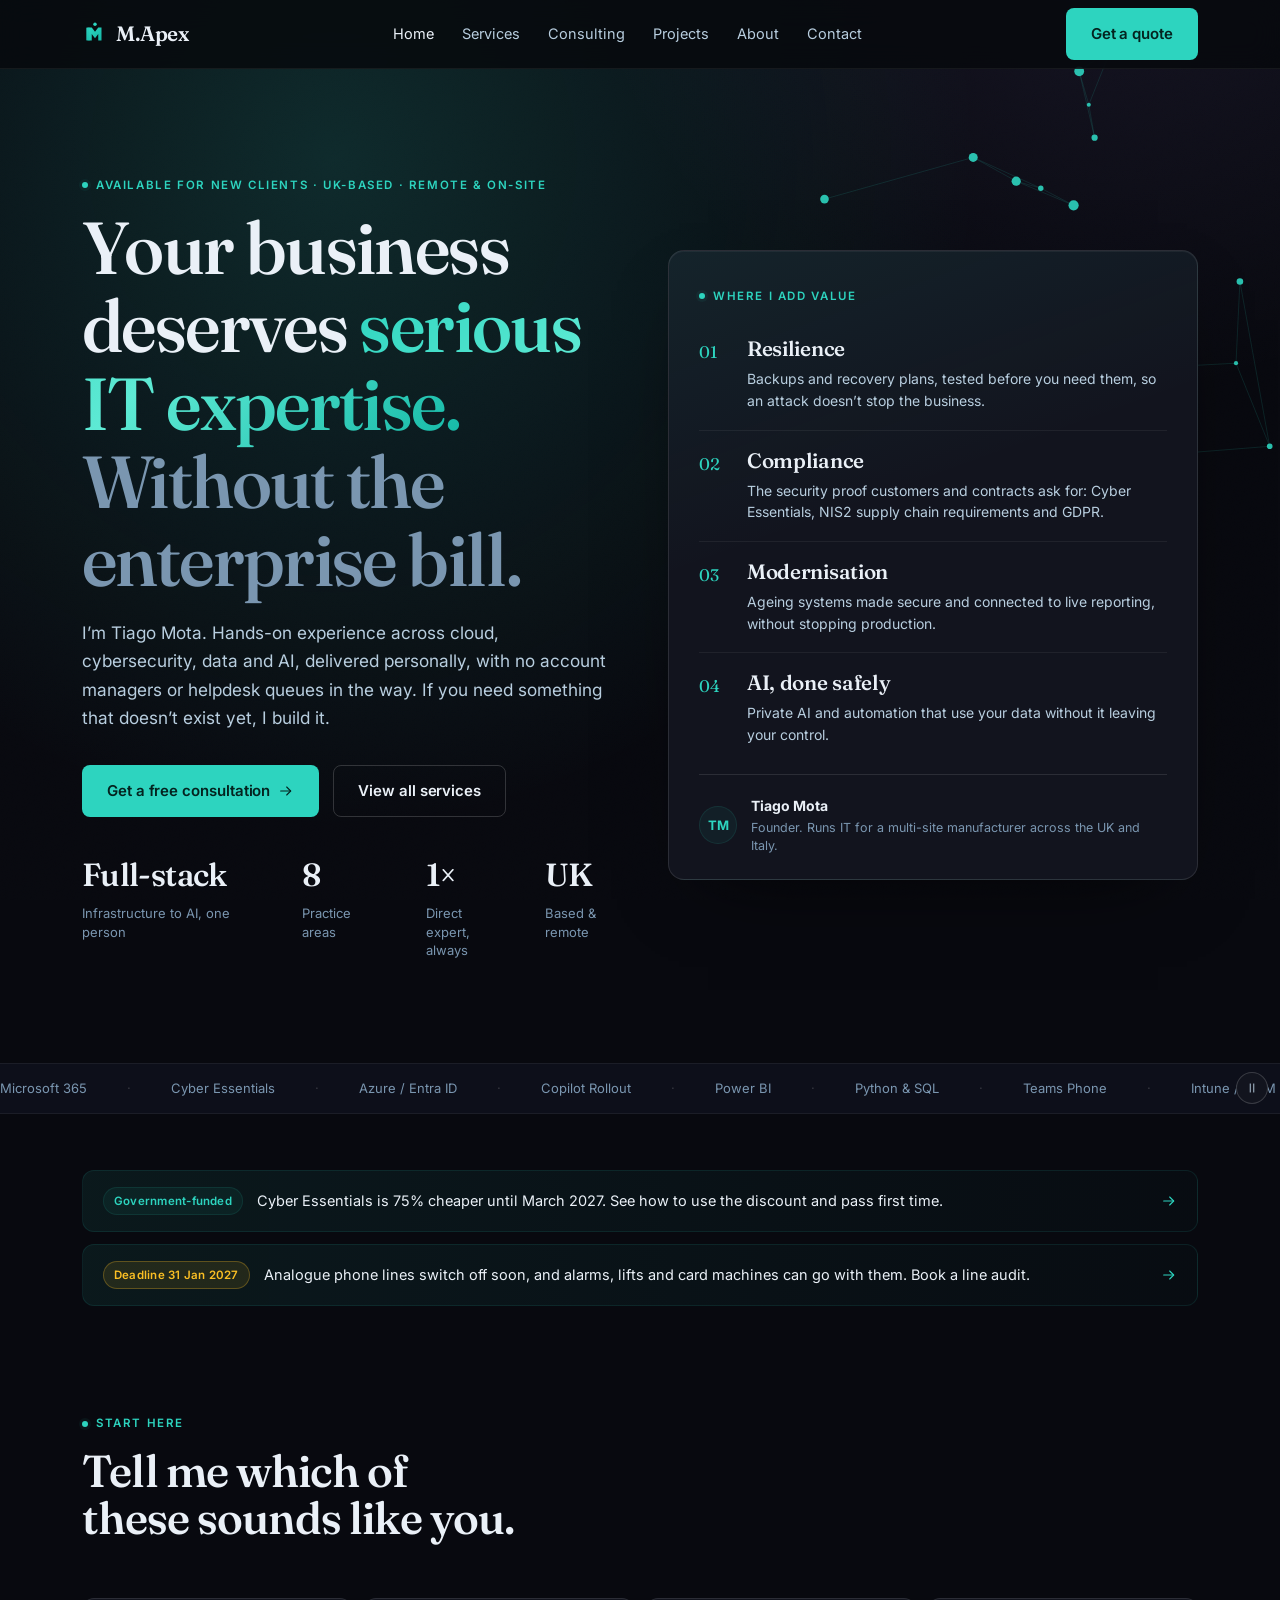
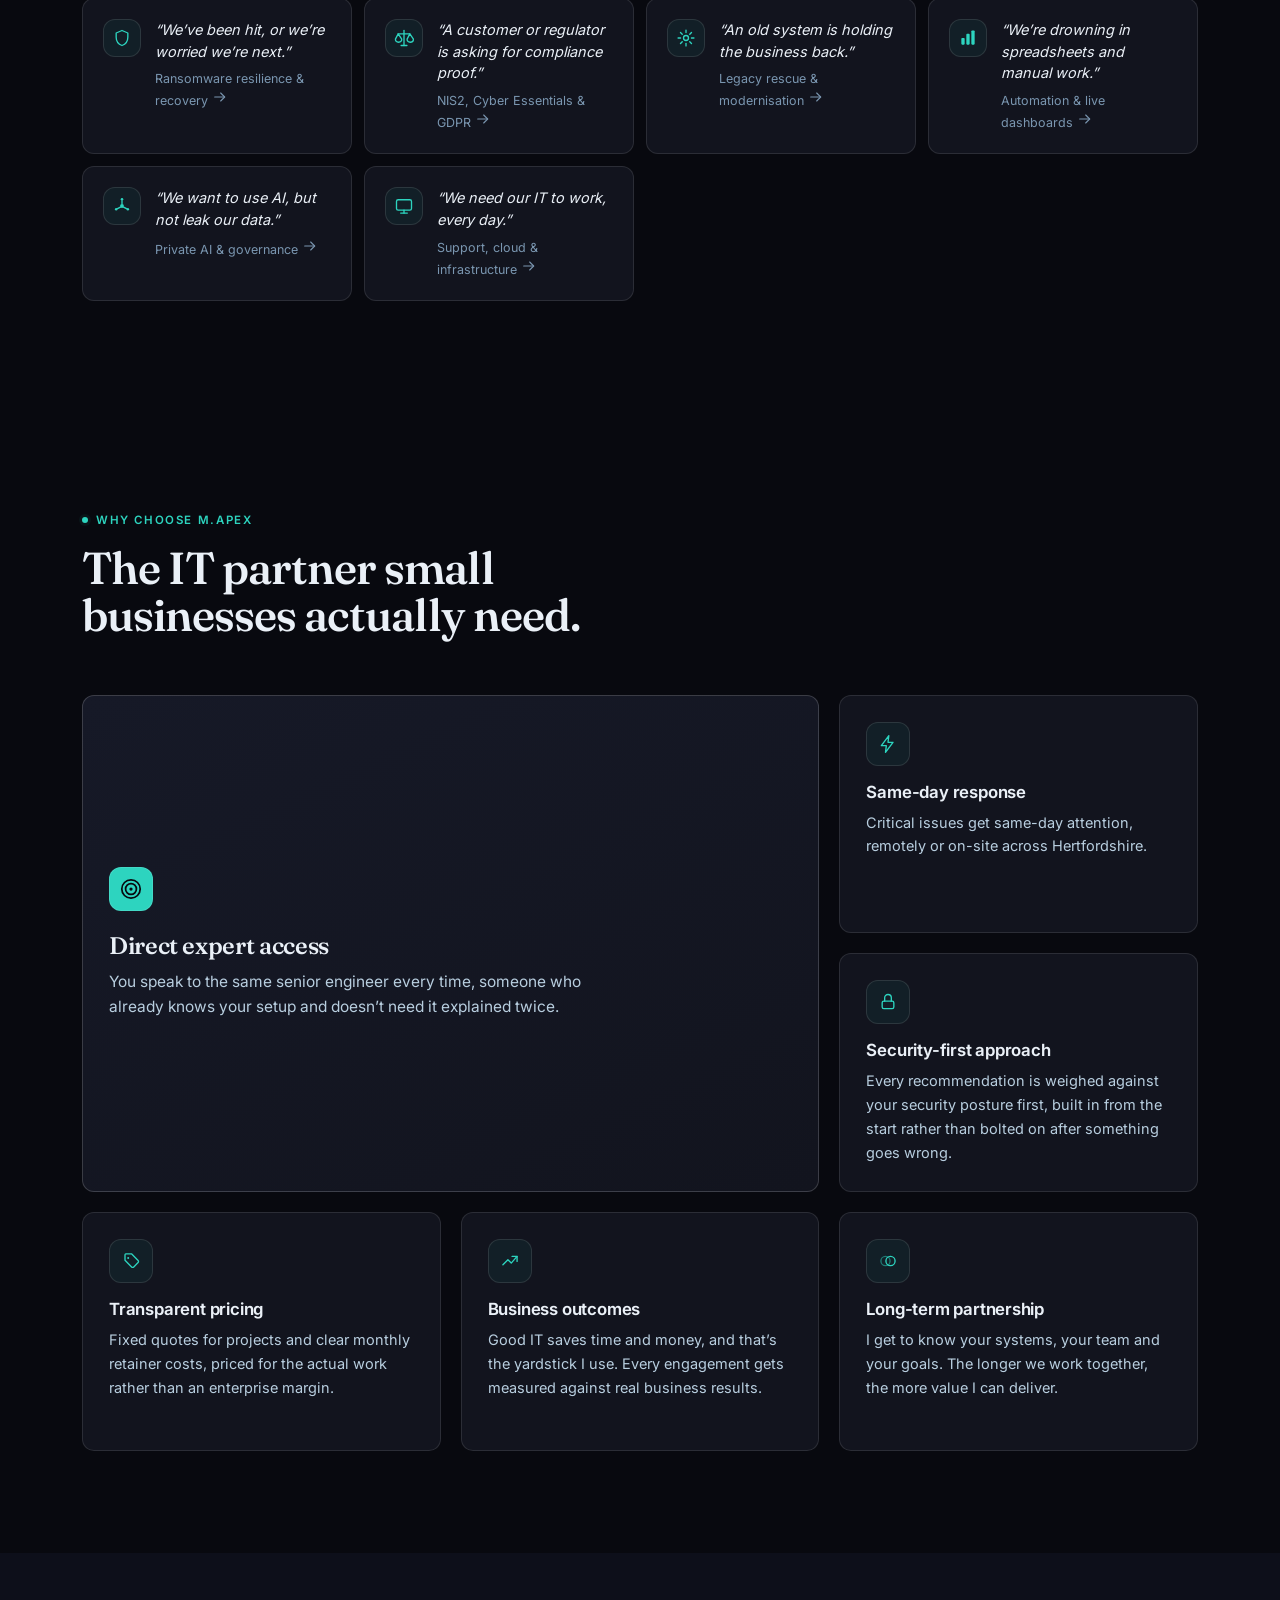
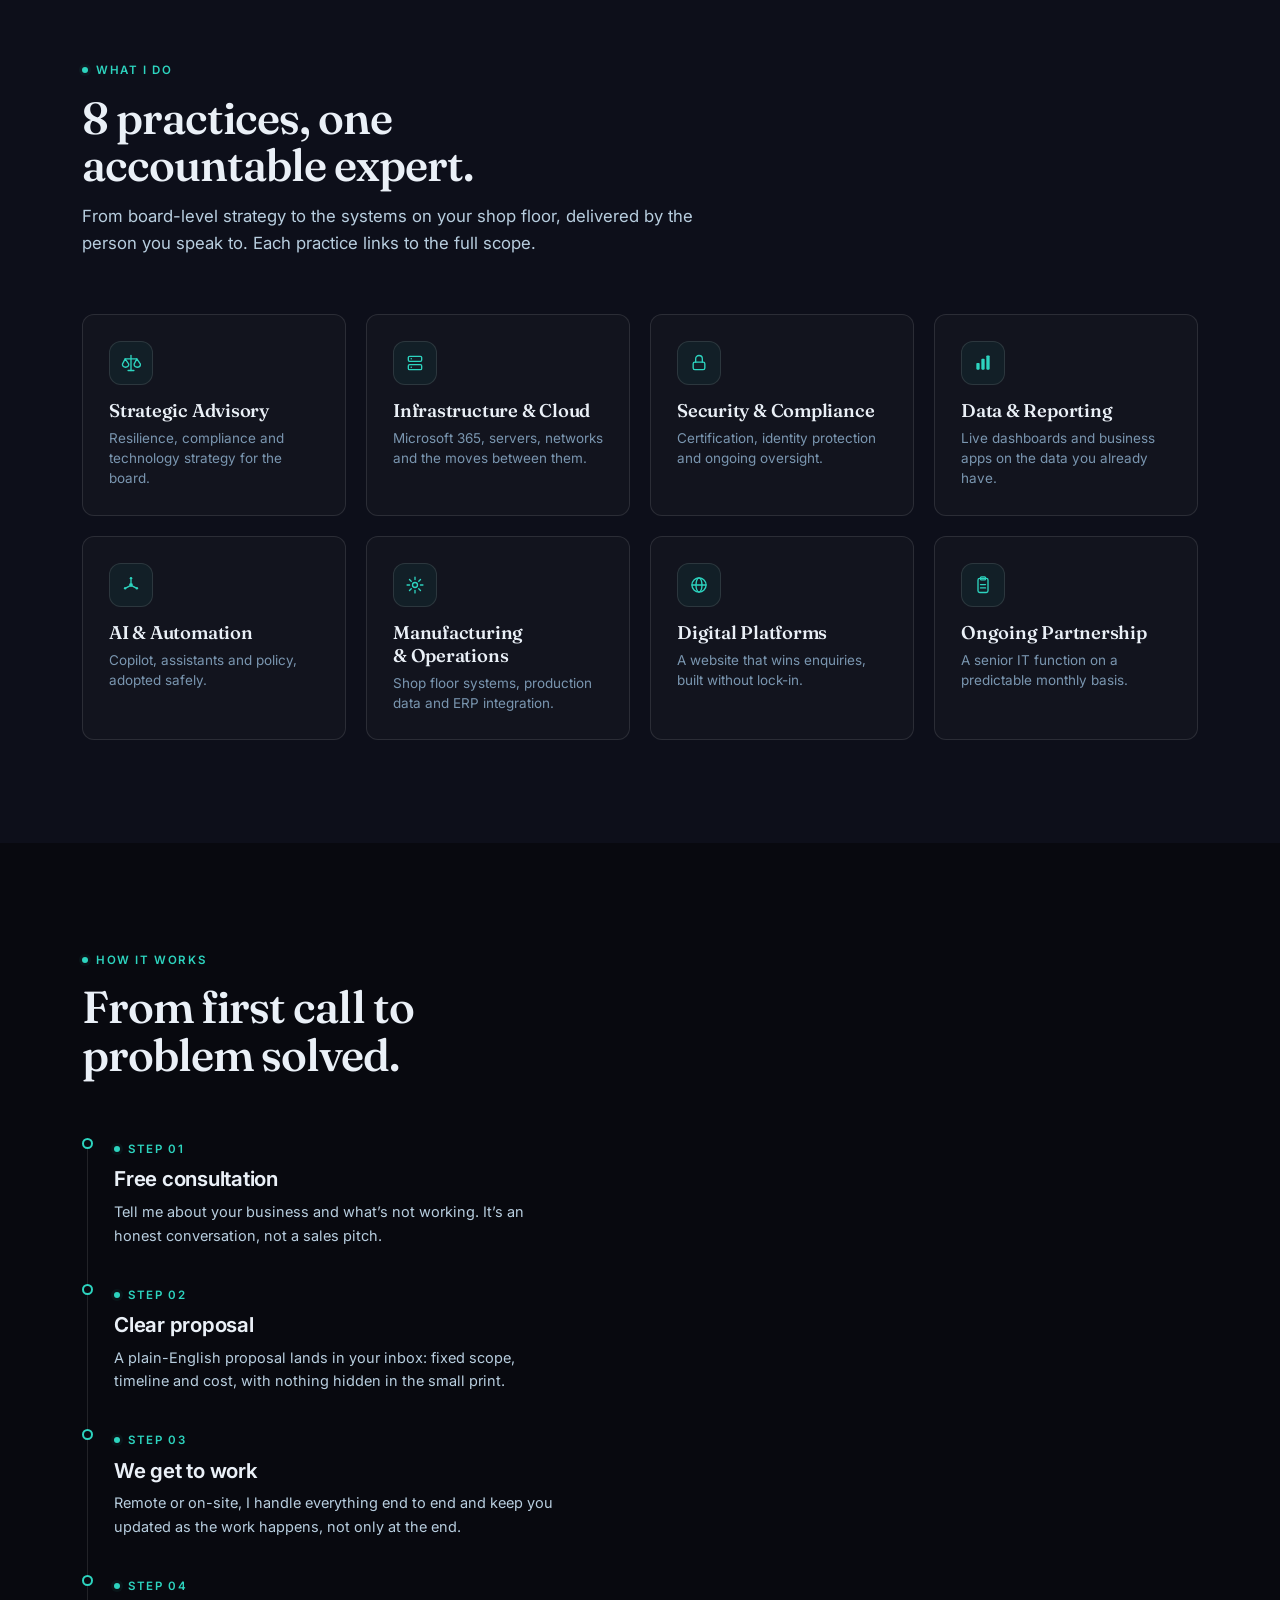
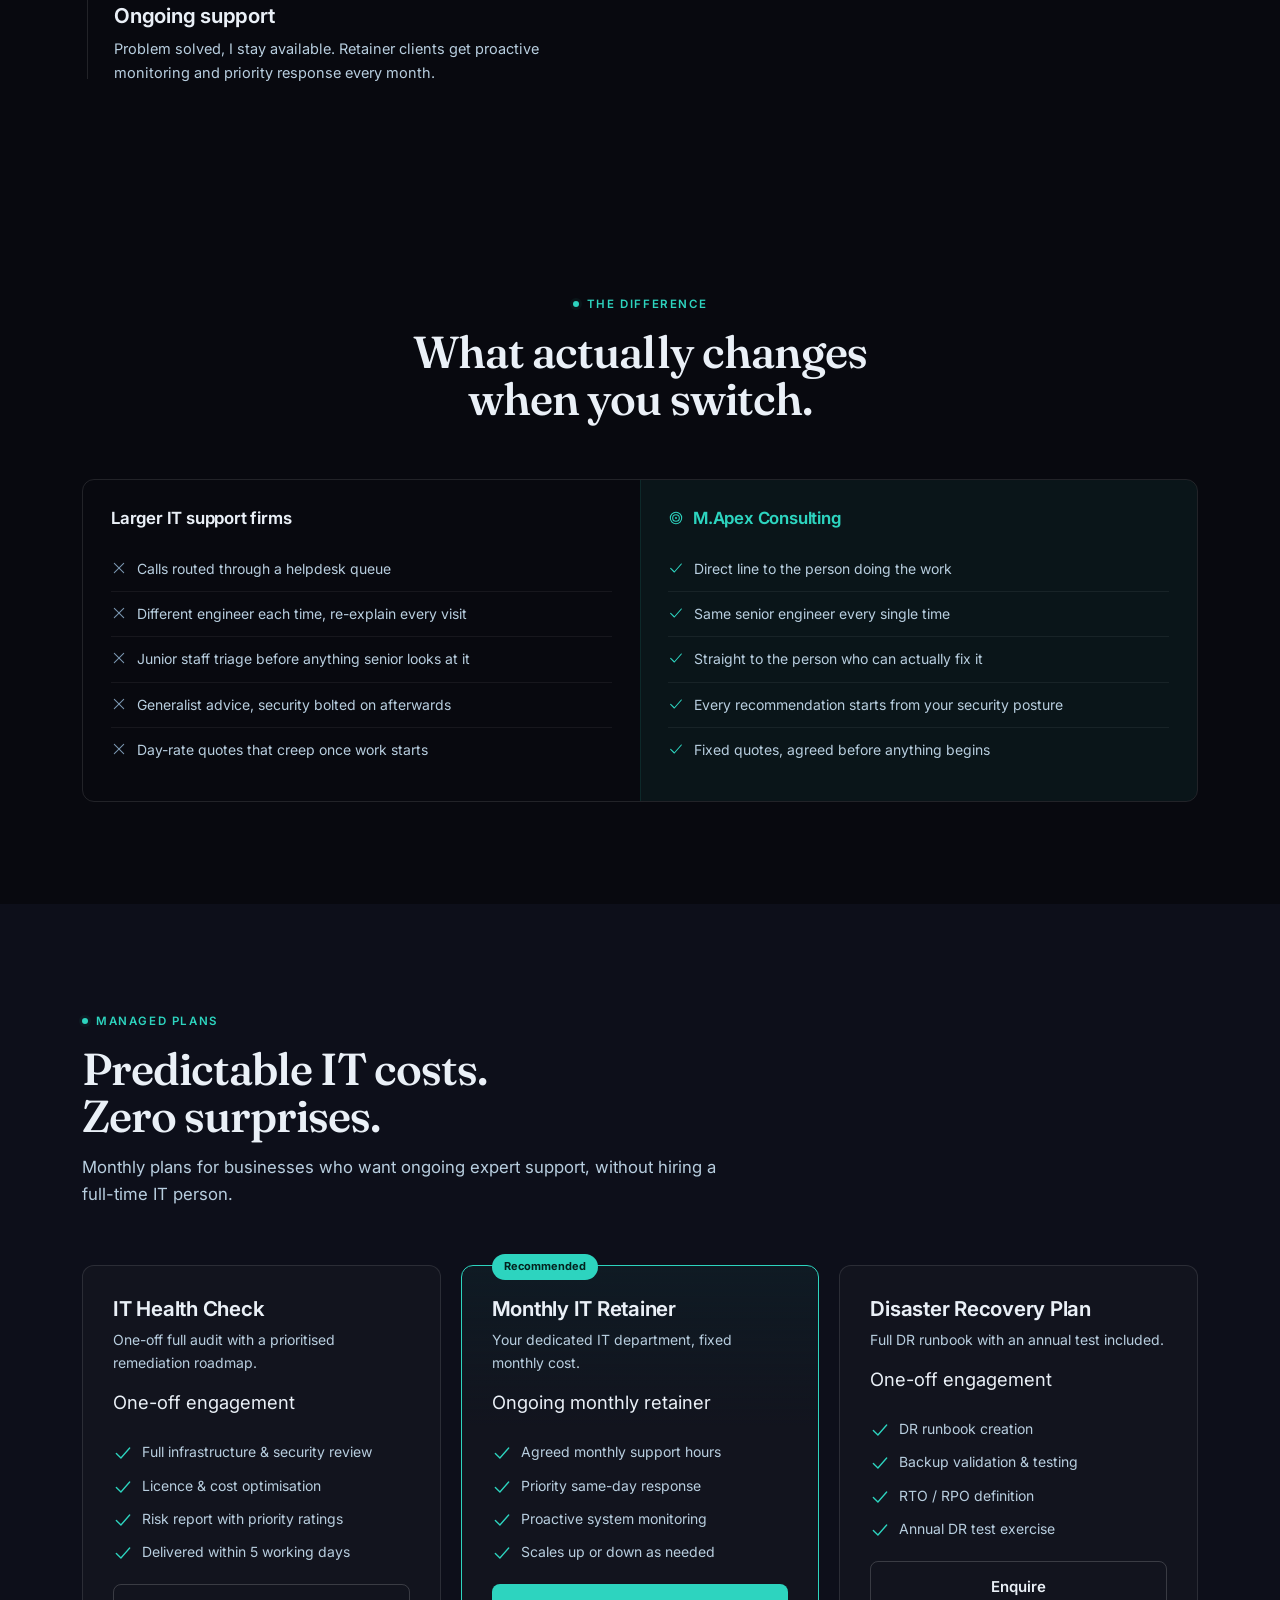
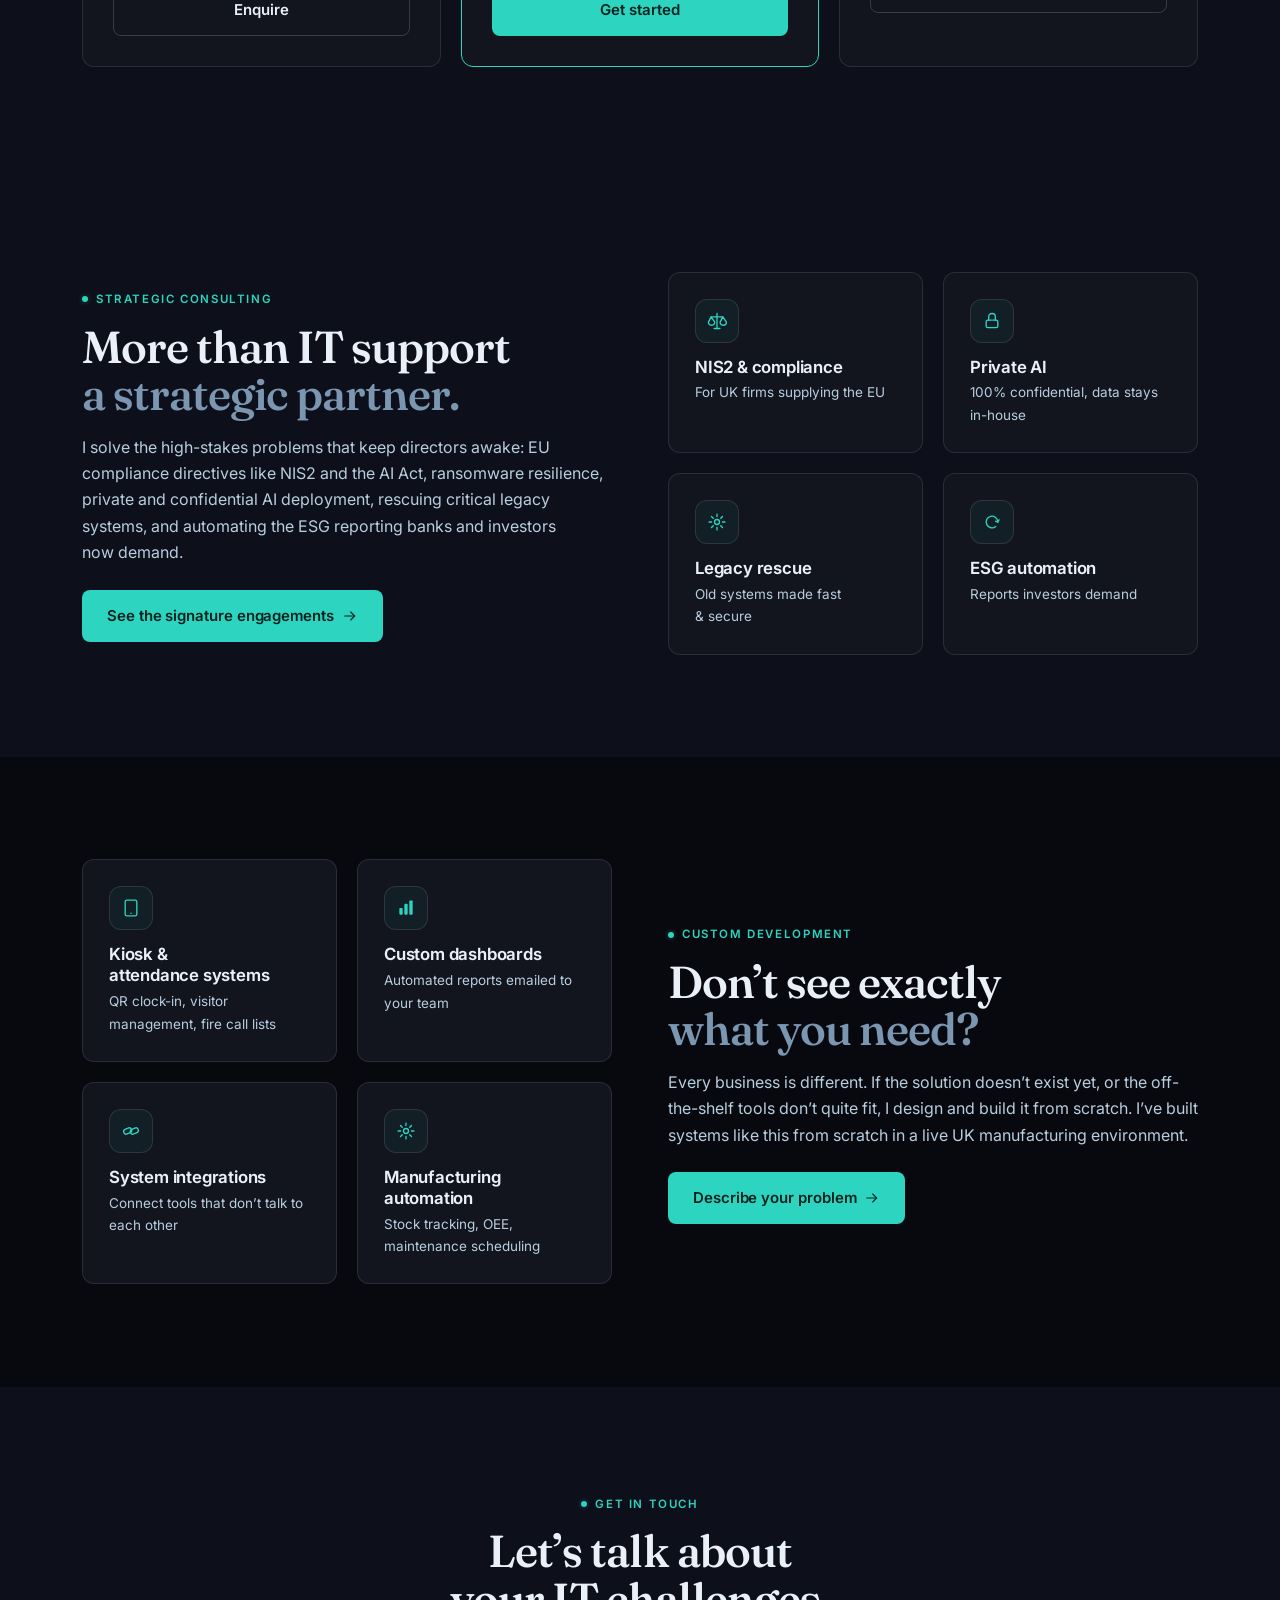
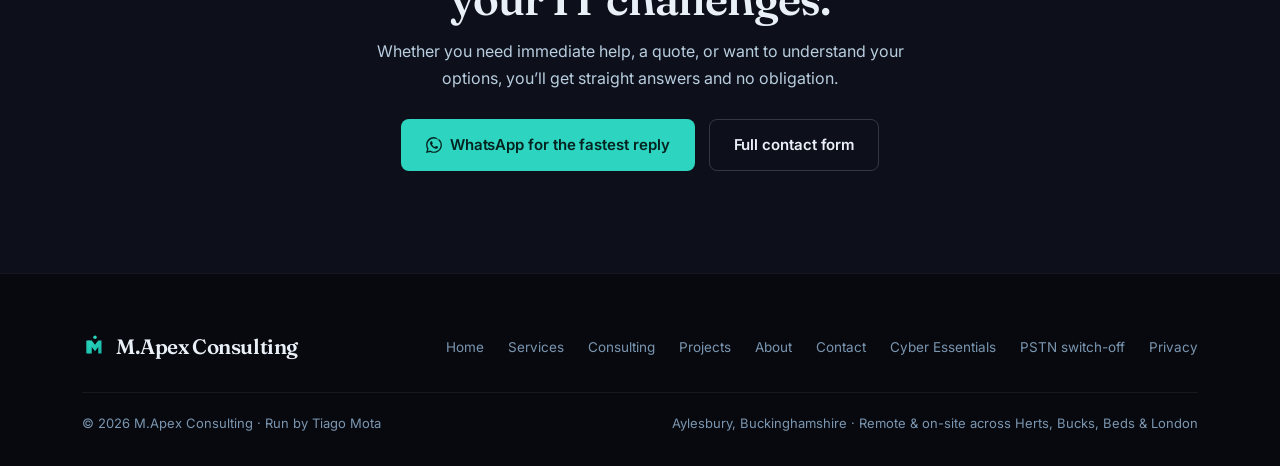
<file: index.html>
<!DOCTYPE html>
<html lang="en-GB">
<head>
<meta charset="UTF-8">
<meta name="viewport" content="width=device-width,initial-scale=1,viewport-fit=cover">
<title>M.Apex Consulting | UK IT Consultancy for Cloud, Security, Data & AI</title>
<meta name="description" content="UK IT consultancy covering cloud, cybersecurity, data and AI. One senior engineer, fixed pricing, no helpdesk queues.">
<link rel="canonical" href="https://mapexconsulting.co.uk/">

<link rel="icon" type="image/svg+xml" href="/favicon.svg">
<link rel="icon" type="image/png" sizes="32x32" href="/favicon-32.png">
<link rel="icon" type="image/png" sizes="16x16" href="/favicon-16.png">
<link rel="apple-touch-icon" href="/apple-touch-icon.png">
<link rel="manifest" href="/site.webmanifest">
<meta name="theme-color" content="#08090f">

<meta property="og:type" content="website">
<meta property="og:site_name" content="M.Apex Consulting">
<meta property="og:title" content="M.Apex Consulting | UK IT Consultancy for Cloud, Security, Data & AI">
<meta property="og:description" content="UK IT consultancy covering cloud, cybersecurity, data and AI. One senior engineer, fixed pricing, no helpdesk queues.">
<meta property="og:url" content="https://mapexconsulting.co.uk/">
<meta property="og:image" content="https://mapexconsulting.co.uk/og-image.jpg">
<meta property="og:image:width" content="1200">
<meta property="og:image:height" content="630">
<meta property="og:locale" content="en_GB">

<meta name="twitter:card" content="summary_large_image">
<meta name="twitter:title" content="M.Apex Consulting | UK IT Consultancy for Cloud, Security, Data & AI">
<meta name="twitter:description" content="UK IT consultancy covering cloud, cybersecurity, data and AI. One senior engineer, fixed pricing, no helpdesk queues.">
<meta name="twitter:image" content="https://mapexconsulting.co.uk/og-image.jpg">

<link rel="preload" href="/fonts/inter.woff2" as="font" type="font/woff2" crossorigin>
<link rel="preload" href="/fonts/fraunces.woff2" as="font" type="font/woff2" crossorigin>
<style>
@font-face{font-family:'Fraunces Variable';font-style:normal;font-display:swap;font-weight:100 900;src:url(/fonts/fraunces.woff2) format('woff2-variations');unicode-range:U+0000-00FF,U+0131,U+0152-0153,U+02BB-02BC,U+02C6,U+02DA,U+02DC,U+0304,U+0308,U+0329,U+2000-206F,U+20AC,U+2122,U+2191,U+2193,U+2212,U+2215,U+FEFF,U+FFFD}
@font-face{font-family:'Inter Variable';font-style:normal;font-display:swap;font-weight:100 900;src:url(/fonts/inter.woff2) format('woff2-variations');unicode-range:U+0000-00FF,U+0131,U+0152-0153,U+02BB-02BC,U+02C6,U+02DA,U+02DC,U+0304,U+0308,U+0329,U+2000-206F,U+20AC,U+2122,U+2191,U+2193,U+2212,U+2215,U+FEFF,U+FFFD}
/* M.Apex Consulting: shared design system
   Teal brand accent (#2DD4BF), rich dark background, Fraunces for display moments,
   Inter for body and UI. One file, five pages, consistent everywhere. */

*,*::before,*::after{box-sizing:border-box;margin:0;padding:0}

:root{
  /* --- existing brand tokens, unchanged --- */
  --bg:#08090f;--bg2:#0d0f1a;--bg3:#12141f;
  --card:#12141e;--card2:#161927;--card3:#1a1e2e;
  --border:rgba(255,255,255,0.06);--border2:rgba(255,255,255,0.105);--border3:rgba(255,255,255,0.17);
  --accent:#2DD4BF;--accent2:#14b8a6;--accent3:rgba(45,212,191,0.1);--accent4:rgba(45,212,191,0.06);
  --text:#eaf0f7;--text2:#b8cedf;--text3:#7a96b0;
  --green:#34d399;--amber:#fbbf24;--purple:#a78bfa;--red:#f87171;
  --fh:'Inter Variable',system-ui,sans-serif;
  --fd:'Fraunces Variable',Georgia,serif;
  --fb:'Inter','Segoe UI',system-ui,-apple-system,sans-serif;
  --fm:'JetBrains Mono','SF Mono',Consolas,monospace;
  --r:8px;--r2:12px;--r3:16px;--r4:999px;
  --grad-brand:linear-gradient(135deg,#2DD4BF 0%,#5EEAD4 45%,#14b8a6 100%);
  --grad-aurora:radial-gradient(60% 60% at 30% 20%,rgba(45,212,191,0.16),transparent 70%),radial-gradient(50% 50% at 80% 0%,rgba(167,139,250,0.10),transparent 70%);

  /* --- new: layout + motion scale, additive only --- */
  --maxw:1180px;
  --pad:clamp(1.25rem,4vw,2rem);
  --gap-xs:8px;--gap-sm:12px;--gap-md:20px;--gap-lg:32px;--gap-xl:56px;
  --sec-y:clamp(4rem,8vw,7rem);
  --dur:180ms;--ease:cubic-bezier(.4,0,.2,1);
}

html{scroll-behavior:smooth}
body{
  background:var(--bg);color:var(--text);font-family:var(--fb);
  font-size:16px;line-height:1.6;-webkit-font-smoothing:antialiased;
  overflow-x:hidden;position:relative;
}
/* subtle grain, the thing that keeps a flat dark field from reading as a template */
body::before{
  content:'';position:fixed;inset:0;z-index:1;pointer-events:none;opacity:0.035;mix-blend-mode:overlay;
  background-image:url("data:image/svg+xml,%3Csvg xmlns='http://www.w3.org/2000/svg' width='180' height='180'%3E%3Cfilter id='n'%3E%3CfeTurbulence type='fractalNoise' baseFrequency='0.9' numOctaves='2' stitchTiles='stitch'/%3E%3C/filter%3E%3Crect width='100%25' height='100%25' filter='url(%23n)'/%3E%3C/svg%3E");
}
.skip-link{position:fixed;top:-60px;left:12px;z-index:200;background:var(--accent);color:#04231f;padding:12px 18px;border-radius:var(--r);font-weight:600;font-size:14px;transition:top var(--dur) var(--ease)}
.skip-link:focus-visible{top:12px}
h1,h2,h3,h4{font-family:var(--fh);font-weight:800;line-height:1.12;letter-spacing:-0.015em;color:var(--text)}
h1{font-family:var(--fd);font-weight:600;font-size:clamp(2.7rem,6vw,4.8rem);letter-spacing:-0.01em;font-style:normal}
h2{font-size:clamp(1.9rem,3.6vw,2.7rem)}
h3{font-size:1.28rem}
h4{font-size:1.05rem}
p{color:var(--text2)}
a{color:inherit;text-decoration:none}
ul{list-style:none}
img{max-width:100%;display:block}
button,input,select,textarea{font-family:var(--fb);color:var(--text);font-size:15px}
::selection{background:var(--accent);color:var(--bg)}
:focus-visible{outline:2px solid var(--accent);outline-offset:2px;border-radius:4px}
@media (prefers-reduced-motion:reduce){*{animation-duration:.01ms !important;animation-iteration-count:1 !important;transition-duration:.01ms !important;scroll-behavior:auto !important}}

.grad-text{background:var(--grad-brand);-webkit-background-clip:text;background-clip:text;color:transparent}
.aurora{position:relative}
.aurora::before{content:'';position:absolute;inset:-10% -10% auto -10%;height:140%;background:var(--grad-aurora);pointer-events:none;z-index:0}
.aurora>*{position:relative;z-index:1}

.wrap{max-width:var(--maxw);margin:0 auto;padding-left:var(--pad);padding-right:var(--pad)}
.section{padding:var(--sec-y) 0}
.section-tight{padding:clamp(2.5rem,5vw,3.5rem) 0}
.grid{display:grid;gap:var(--gap-md)}
.g-2{grid-template-columns:repeat(2,1fr)}
.g-3{grid-template-columns:repeat(3,1fr)}
.g-4{grid-template-columns:repeat(4,1fr)}
.g-auto{grid-template-columns:repeat(auto-fit,minmax(240px,1fr))}
.bento{display:grid;grid-template-columns:repeat(3,1fr);grid-auto-rows:1fr;gap:var(--gap-md)}
.bento .span-2{grid-column:span 2;grid-row:span 2}
.bento .feature{background:linear-gradient(155deg,var(--card2),var(--card));border-color:var(--border3);display:flex;flex-direction:column;justify-content:center}
@media (max-width:900px){.g-2,.g-3,.g-4{grid-template-columns:1fr 1fr}.bento{grid-template-columns:1fr 1fr}.bento .span-2{grid-column:span 2;grid-row:span 1}}
@media (max-width:640px){.g-2,.g-3,.g-4,.bento{grid-template-columns:1fr}.bento .span-2{grid-column:span 1;grid-row:span 1}}

/* icons: geometric line set, single colour, inherits from parent */
.i{width:20px;height:20px;flex-shrink:0;fill:none;stroke:currentColor;stroke-width:1.6;stroke-linecap:round;stroke-linejoin:round}
.i-fill{fill:currentColor;stroke:none}
.i-lg{width:26px;height:26px}
.i-sm{width:16px;height:16px}
.icon-tile{width:44px;height:44px;border-radius:var(--r2);background:var(--accent4);border:1px solid var(--border2);display:flex;align-items:center;justify-content:center;color:var(--accent);flex-shrink:0}
.icon-tile.solid{background:var(--accent);color:var(--bg)}

/* eyebrow + section header */
.eyebrow{display:inline-flex;align-items:center;gap:8px;font-family:var(--fm);font-size:12px;letter-spacing:.08em;text-transform:uppercase;color:var(--accent);margin-bottom:14px}
.eyebrow::before{content:'';width:6px;height:6px;border-radius:50%;background:var(--accent);box-shadow:0 0 0 3px var(--accent4)}
.sec-head{max-width:640px;margin-bottom:var(--gap-xl)}
.sec-head p{margin-top:14px;font-size:1.05rem}
.sec-head.center{margin-left:auto;margin-right:auto;text-align:center}

/* buttons */
.btn{display:inline-flex;align-items:center;justify-content:center;gap:8px;padding:13px 24px;border-radius:var(--r);font-family:var(--fb);font-weight:600;font-size:15px;border:1px solid transparent;cursor:pointer;transition:transform var(--dur) var(--ease),background var(--dur),border-color var(--dur)}
.btn:active{transform:scale(.98)}
.btn-primary{background:var(--accent);color:#04231f}
.btn-primary:hover{background:#5ee0cf}
.btn-outline{border-color:var(--border3);color:var(--text)}
.btn-outline:hover{border-color:var(--accent);color:var(--accent)}
.btn-block{width:100%}

/* nav */
nav{position:fixed;top:0;left:0;right:0;z-index:100;background:rgba(7,9,13,0.82);backdrop-filter:blur(14px);border-bottom:1px solid var(--border)}
.nav-in{max-width:var(--maxw);margin:0 auto;padding:0 var(--pad);height:68px;display:flex;align-items:center;justify-content:space-between}
.logo{display:flex;align-items:center;gap:8px;font-family:var(--fh);font-weight:800;font-size:1.05rem;color:var(--text)}
.logo svg{display:block}
.nav-links{display:flex;align-items:center;gap:28px}
.nav-links a{font-size:14.5px;color:var(--text2);transition:color var(--dur)}
.nav-links a:hover,.nav-links a.active{color:var(--text)}
.nav-cta{display:flex;align-items:center;gap:18px}
.nav-toggle{display:none;background:none;border:0;color:var(--text);cursor:pointer;padding:6px}
@media (max-width:860px){
  .nav-links{position:fixed;top:68px;left:0;right:0;background:var(--bg2);border-bottom:1px solid var(--border);flex-direction:column;align-items:flex-start;padding:18px var(--pad) 24px;gap:16px;transform:translateY(-8px);opacity:0;visibility:hidden;pointer-events:none;transition:transform var(--dur) var(--ease),opacity var(--dur),visibility 0s linear var(--dur)}
  .nav-links.open{transform:translateY(0);opacity:1;visibility:visible;pointer-events:auto;transition:transform var(--dur) var(--ease),opacity var(--dur),visibility 0s}
  .nav-cta .btn-primary{display:none}
  .nav-toggle{display:block}
}

/* footer */
footer{border-top:1px solid var(--border);padding:var(--gap-xl) 0 var(--gap-lg)}
.footer-top{display:flex;justify-content:space-between;align-items:center;flex-wrap:wrap;gap:20px;padding-bottom:28px;border-bottom:1px solid var(--border);margin-bottom:20px}
.footer-links{display:flex;gap:24px;flex-wrap:wrap}
.footer-links a{font-size:13.5px;color:var(--text3)}
.footer-links a:hover{color:var(--accent)}
.footer-bottom{font-size:13px;color:var(--text3);display:flex;justify-content:space-between;flex-wrap:wrap;gap:10px}

/* cards */
.card{background:var(--card);border:1px solid var(--border2);border-radius:var(--r2);padding:26px}
.card-hover{transition:border-color var(--dur),transform var(--dur) var(--ease)}
.card-hover:hover{border-color:var(--border3);transform:translateY(-2px)}
.feature-card h3{margin:16px 0 8px;font-size:1.05rem}
.feature-card p{font-size:14.5px}

/* badges / pills / tags */
.badge{display:inline-flex;align-items:center;gap:5px;font-size:11.5px;font-weight:600;letter-spacing:.02em;padding:4px 10px;border-radius:var(--r4);border:1px solid var(--border3);color:var(--text2)}
.badge-accent{background:var(--accent4);border-color:var(--accent3);color:var(--accent)}
.badge-amber{background:rgba(251,191,36,.1);border-color:rgba(251,191,36,.28);color:var(--amber)}
.badge-red{background:rgba(248,113,113,.1);border-color:rgba(248,113,113,.28);color:var(--red)}
.badge-purple{background:rgba(167,139,250,.1);border-color:rgba(167,139,250,.28);color:var(--purple)}
.tag-row{display:flex;flex-wrap:wrap;gap:6px;margin-top:12px}

/* status dot (replaces coloured circle emoji) */
.dot{display:inline-block;width:9px;height:9px;border-radius:50%;flex-shrink:0}
.dot-red{background:var(--red)}
.dot-amber{background:var(--amber)}
.dot-yellow{background:#fde047}
.dot-green{background:var(--green)}

/* stat strip */
.stats{display:grid;grid-template-columns:repeat(4,auto);gap:var(--gap-xl);margin-top:var(--gap-lg)}
.stat b{display:block;font-family:var(--fh);font-size:2rem;color:var(--text)}
.stat span{font-size:13px;color:var(--text3)}
@media (max-width:760px){.stats{grid-template-columns:repeat(2,auto)}}

/* testimonial */
.testi{background:var(--card);border:1px solid var(--border2);border-radius:var(--r2);padding:28px;display:flex;flex-direction:column;gap:16px}
.testi .stars{display:flex;gap:3px;color:var(--amber)}
.testi p{font-size:15px;color:var(--text2);flex-grow:1}
.testi-who{display:flex;align-items:center;gap:12px;padding-top:16px;border-top:1px solid var(--border)}
.avatar{width:38px;height:38px;border-radius:50%;background:var(--accent4);border:1px solid var(--accent3);color:var(--accent);display:flex;align-items:center;justify-content:center;font-family:var(--fh);font-weight:700;font-size:13px;flex-shrink:0}
.testi-who b{display:block;font-size:14px;color:var(--text)}
.testi-who span{font-size:12.5px;color:var(--text3)}

/* pricing */
.price-card{background:var(--card);border:1px solid var(--border2);border-radius:var(--r2);padding:30px;display:flex;flex-direction:column;position:relative}
.price-card.pop{border-color:var(--accent);background:linear-gradient(180deg,var(--accent4),var(--card) 40%)}
.price-card .pop-badge{position:absolute;top:-12px;left:30px;background:var(--accent);color:#04231f;font-size:11px;font-weight:700;padding:4px 12px;border-radius:var(--r4)}
.price-card .amount{font-family:var(--fh);font-size:2rem;margin:14px 0 4px}
.price-card .amount span{font-family:var(--fb);font-size:13px;color:var(--text3);font-weight:400}
.price-card ul{margin:20px 0;display:flex;flex-direction:column;gap:11px}
.price-card li{display:flex;align-items:flex-start;gap:9px;font-size:14px;color:var(--text2)}
.price-card li .i{color:var(--accent);margin-top:2px}

/* FAQ */
.faq-item{border-bottom:1px solid var(--border)}
.faq-item summary{list-style:none;display:flex;justify-content:space-between;align-items:center;gap:16px;padding:20px 0;cursor:pointer;font-family:var(--fh);font-weight:700;font-size:15.5px;color:var(--text)}
.faq-item summary::-webkit-details-marker{display:none}
.faq-item summary .i{transition:transform var(--dur) var(--ease);color:var(--text3)}
.faq-item[open] summary .i{transform:rotate(45deg);color:var(--accent)}
.faq-item .faq-body{padding-bottom:20px;font-size:14.5px;color:var(--text2);max-width:640px}

/* forms */
.field{display:flex;flex-direction:column;gap:7px;margin-bottom:18px}
.field label{font-size:13px;color:var(--text2)}
.field input,.field select,.field textarea{background:var(--bg2);border:1px solid var(--border2);border-radius:var(--r);padding:12px 14px;transition:border-color var(--dur)}
.field input:focus-visible,.field select:focus-visible,.field textarea:focus-visible{border-color:var(--accent);outline:none}
.field textarea{resize:vertical;min-height:110px}
.urgency{display:flex;gap:8px;flex-wrap:wrap}
.urgency label{display:flex;align-items:center;gap:8px;padding:9px 14px;border:1px solid var(--border2);border-radius:var(--r4);font-size:13.5px;color:var(--text2);cursor:pointer;transition:border-color var(--dur)}
.urgency input{position:absolute;opacity:0;pointer-events:none}
.urgency input:checked + span{color:var(--text)}
.urgency label:has(input:checked){border-color:var(--accent);background:var(--accent4)}

/* services filter tabs */
.filter-row{display:flex;flex-wrap:wrap;gap:8px;margin-bottom:var(--gap-lg)}
.filter-tab{display:flex;align-items:center;gap:7px;padding:9px 16px;border-radius:var(--r4);border:1px solid var(--border2);color:var(--text2);font-size:13.5px;cursor:pointer;background:none;transition:border-color var(--dur),color var(--dur)}
.filter-tab .i{width:15px;height:15px}
.filter-tab:hover{border-color:var(--border3);color:var(--text)}
.filter-tab.active{border-color:var(--accent);background:var(--accent4);color:var(--accent)}

.cat-block{margin-bottom:var(--gap-xl);scroll-margin-top:96px}
.cat-head{display:flex;align-items:center;gap:14px;margin-bottom:22px;padding-bottom:18px;border-bottom:1px solid var(--border)}
.cat-head .icon-tile{width:40px;height:40px}
.cat-head .meta{font-size:13px;color:var(--text3)}
.svc-card{background:var(--card);border:1px solid var(--border2);border-radius:var(--r2);padding:22px;display:flex;flex-direction:column;gap:10px}
.svc-card h4{font-size:15px}
.svc-card p{font-size:13.5px;line-height:1.55}
.svc-price{font-family:var(--fm);font-size:12.5px;color:var(--accent);margin-top:auto;padding-top:4px}
.svc-foot{display:flex;justify-content:space-between;align-items:center;margin-top:6px}
.svc-link{font-size:13px;color:var(--text2);display:flex;align-items:center;gap:5px}
.svc-link:hover{color:var(--accent)}

/* ticker (pure CSS marquee, no duplicated markup needed twice in DOM for a11y) */
.ticker{border-top:1px solid var(--border);border-bottom:1px solid var(--border);background:var(--bg2);overflow:hidden;padding:14px 0}
.ticker-track{display:flex;gap:40px;width:max-content;animation:scroll 38s linear infinite}
.ticker:hover .ticker-track{animation-play-state:paused}
.ticker-track span{font-size:13px;color:var(--text3);white-space:nowrap;display:flex;align-items:center;gap:10px}
.ticker-track span::after{content:'·';color:var(--border3);margin-left:30px}
@keyframes scroll{from{transform:translateX(0)}to{transform:translateX(-50%)}}

/* signature motif: node/status line, echoes the logo's dot, used as a quiet structural device on process + timeline blocks */
.node-line{position:relative;padding-left:32px}
.node-line::before{content:'';position:absolute;left:5px;top:6px;bottom:6px;width:1px;background:var(--border2)}
.node-item{position:relative;padding-bottom:32px}
.node-item::before{content:'';position:absolute;left:-32px;top:4px;width:11px;height:11px;border-radius:50%;background:var(--bg);border:2px solid var(--accent)}
.node-item:last-child{padding-bottom:0}

.divider{height:1px;background:var(--border);border:0;margin:0}
.muted{color:var(--text3)}
.center{text-align:center}
.mono{font-family:var(--fm)}

/* scroll-aware header, hides on scroll down, returns on scroll up (FourFold / Josh Kremer pattern) */
nav{transition:transform .32s var(--ease),background var(--dur)}
nav.nav-hidden{transform:translateY(-100%)}

/* back-to-top: services.html is long enough to genuinely need it (Jack Dalrymple pattern) */
.to-top{position:fixed;right:22px;bottom:22px;z-index:90;width:44px;height:44px;border-radius:50%;background:var(--card2);border:1px solid var(--border3);color:var(--text2);display:flex;align-items:center;justify-content:center;cursor:pointer;opacity:0;pointer-events:none;transform:translateY(8px);transition:opacity var(--dur),transform var(--dur) var(--ease),border-color var(--dur),color var(--dur)}
.to-top.show{opacity:1;pointer-events:auto;transform:translateY(0)}
.to-top:hover{border-color:var(--accent);color:var(--accent)}
.to-top .i{transform:rotate(-90deg)}

/* "start from your problem" entry grid: navigation by client need, not by our own structure (Kearney pattern) */
.problem-grid{display:grid;grid-template-columns:repeat(auto-fit,minmax(260px,1fr));gap:var(--gap-sm)}
.problem-card{display:flex;align-items:flex-start;gap:14px;padding:20px;background:var(--card);border:1px solid var(--border2);border-radius:var(--r2);text-decoration:none;transition:border-color var(--dur),transform var(--dur) var(--ease)}
.problem-card:hover{border-color:var(--accent);transform:translateY(-2px)}
.problem-card .icon-tile{width:38px;height:38px}
.problem-card q{display:block;font-size:14.5px;color:var(--text);font-style:italic;line-height:1.5;quotes:'\201C' '\201D'}
.problem-card .route{display:block;font-size:12.5px;color:var(--text3);margin-top:7px}
.problem-card:hover .route{color:var(--accent)}

/* comparison block: typical agency vs M.Apex, a proven B2B pattern that was still missing */
.compare-grid{display:grid;grid-template-columns:1fr 1fr;gap:0;border:1px solid var(--border2);border-radius:var(--r2);overflow:hidden}
.compare-col{padding:28px}
.compare-col.win{background:var(--accent4);position:relative}
.compare-col.win::before{content:'';position:absolute;inset:0;border-left:1px solid var(--accent3);pointer-events:none}
.compare-col h4{font-family:var(--fh);font-size:1.05rem;margin-bottom:18px;display:flex;align-items:center;gap:9px}
.compare-col.win h4{color:var(--accent)}
.compare-row{display:flex;align-items:flex-start;gap:10px;padding:11px 0;border-top:1px solid var(--border)}
.compare-row:first-of-type{border-top:0}
.compare-row .i{margin-top:2px;flex-shrink:0}
.compare-col:not(.win) .compare-row .i{color:var(--text3)}
.compare-col.win .compare-row .i{color:var(--accent)}
.compare-row span{font-size:14px;color:var(--text2)}
@media (max-width:700px){.compare-grid{grid-template-columns:1fr}.compare-col.win::before{border-left:0;border-top:1px solid var(--accent3)}}

@media (max-width:640px){
  .footer-top,.footer-bottom{flex-direction:column;align-items:flex-start}
  .to-top{right:14px;bottom:14px}
}

/* content is visible immediately, no scroll-triggered opacity gating: see changelog for why */

/* hover polish on interactive surfaces */
.card,.price-card,.testi,.svc-card{transition:border-color var(--dur) var(--ease),transform var(--dur) var(--ease),box-shadow var(--dur) var(--ease)}
.card:hover,.svc-card:hover{border-color:var(--accent3);transform:translateY(-3px);box-shadow:0 16px 40px -20px rgba(45,212,191,0.25)}
.price-card:hover{transform:translateY(-3px)}
.filter-tab,.btn{transition:transform var(--dur) var(--ease),border-color var(--dur),background var(--dur),color var(--dur),box-shadow var(--dur)}
.btn-primary:hover{box-shadow:0 10px 28px -12px rgba(45,212,191,0.55)}

/* hero network visual: signature element, echoes the logo's node/connection language */
.net-viz{position:absolute;top:0;right:0;width:min(46vw,460px);height:460px;pointer-events:none;opacity:0.9}
.net-viz line{stroke:var(--accent);stroke-width:1;opacity:0.14}
.net-viz circle{fill:var(--accent);animation:netpulse 4.5s ease-in-out infinite;transform-box:fill-box;transform-origin:center}
@keyframes netpulse{0%,100%{opacity:.35;transform:scale(1)}50%{opacity:1;transform:scale(1.45)}}
.hero-shell{position:relative;overflow:hidden}
.hero-shell::before{content:'';position:absolute;inset:-15% -10% auto -10%;height:150%;background:var(--grad-aurora);pointer-events:none;z-index:0}
.hero-shell>.wrap{position:relative;z-index:1}
@media (max-width:1000px){.net-viz{display:none}}
@media (prefers-reduced-motion:reduce){.net-viz circle{animation:none;opacity:.6}}

/* status pulse: small live indicator on the active-services panel, same signature language */
.pulse-dot{position:relative;width:7px;height:7px;border-radius:50%;flex-shrink:0}
.pulse-dot::after{content:'';position:absolute;inset:-4px;border-radius:50%;border:1px solid currentColor;animation:pulsering 2.2s ease-out infinite}
@media (prefers-reduced-motion:reduce){.pulse-dot::after{animation:none}}
@keyframes pulsering{0%{opacity:.7;transform:scale(.5)}100%{opacity:0;transform:scale(1.6)}}

/* testimonial slider */
.slider{position:relative}
.slider-track{display:flex;transition:transform .5s var(--ease)}
.slider-viewport{overflow:hidden;border-radius:var(--r2)}
.slider-track .testi{flex:0 0 100%;margin:0 2px}
.slider-dots{display:flex;justify-content:center;gap:8px;margin-top:22px}
.slider-dots button{width:8px;height:8px;border-radius:50%;border:0;background:var(--border3);cursor:pointer;padding:0;transition:background var(--dur),width var(--dur)}
.slider-dots button.active{background:var(--accent);width:22px;border-radius:4px}

/* active-services status list */
.status-row{display:flex;align-items:center;gap:12px;padding:13px 0;border-bottom:1px solid var(--border)}
.status-row:last-child{border-bottom:0}
.status-row .icon-tile{width:34px;height:34px}
.status-row .name{flex:1;font-size:14px;color:var(--text)}
.status-label{display:flex;align-items:center;gap:7px;font-size:12px;color:var(--text3)}

/* on-page search, shows up where content is long enough to need it */
.search-box{position:relative;margin-bottom:var(--gap-md)}
.search-box .i{position:absolute;left:16px;top:50%;transform:translateY(-50%);color:var(--text3);pointer-events:none}
.search-box input{width:100%;padding:14px 16px 14px 46px;background:var(--card);border:1px solid var(--border2);border-radius:var(--r2);font-size:15px}
.search-box input:focus-visible{border-color:var(--accent);outline:none}
.search-box .clear-search{position:absolute;right:12px;top:50%;transform:translateY(-50%);background:none;border:0;color:var(--text3);cursor:pointer;padding:6px;display:none}
.search-box.has-value .clear-search{display:block}
.no-results{display:none;text-align:center;padding:60px 20px;color:var(--text3)}
.no-results.show{display:block}


/* guidelines pass: theming, touch, typography, focus, a11y helpers */
html{color-scheme:dark;scroll-padding-top:88px;-webkit-tap-highlight-color:rgba(45,212,191,0.18)}
@media (pointer:fine){html{overscroll-behavior:none}}
a,button,input,select,textarea,label,summary{touch-action:manipulation}
h1,h2,h3{text-wrap:balance}
p{text-wrap:pretty}
.stat b,.mono{font-variant-numeric:tabular-nums}
.h4{font-size:1.05rem}
.compare-col h3{font-family:var(--fh);font-size:1.05rem;margin-bottom:18px;display:flex;align-items:center;gap:9px}
.compare-col.win h3{color:var(--accent)}
.card,.svc-card,.testi,.problem-card{overflow-wrap:break-word}
.status-row .name{min-width:0}
.field input:focus-visible,.field select:focus-visible,.field textarea:focus-visible,.search-box input:focus-visible{box-shadow:0 0 0 3px var(--accent3)}
.field select option{background:var(--bg2);color:var(--text)}
fieldset{border:0;margin:0;padding:0;min-width:0}
legend{font-size:13px;color:var(--text2);margin-bottom:7px;padding:0}
.field-error{color:var(--red);font-size:13px;margin-bottom:14px}
.field-error:empty{display:none}
.wrap,.nav-in{padding-left:max(var(--pad),env(safe-area-inset-left));padding-right:max(var(--pad),env(safe-area-inset-right))}
.to-top{bottom:max(22px,calc(env(safe-area-inset-bottom) + 12px))}
.cat-block{content-visibility:auto;contain-intrinsic-size:auto 900px}
.slider-dots{align-items:center}
.slider-dots button{position:relative}
.slider-dots button::before{content:'';position:absolute;inset:-12px -6px}
.motion-toggle{display:inline-flex;align-items:center;justify-content:center;width:32px;height:32px;border-radius:50%;border:1px solid var(--border3);background:var(--card);color:var(--text2);cursor:pointer;transition:border-color var(--dur),color var(--dur)}
.motion-toggle:hover{border-color:var(--accent);color:var(--accent)}
.motion-toggle .i{width:14px;height:14px}
.ticker{position:relative}
.ticker .motion-toggle{position:absolute;right:max(12px,env(safe-area-inset-right));top:50%;transform:translateY(-50%);z-index:2}
.ticker.paused .ticker-track{animation-play-state:paused}
.sr-only{position:absolute;width:1px;height:1px;padding:0;margin:-1px;overflow:hidden;clip:rect(0,0,0,0);white-space:nowrap;border:0}

/* type system: Fraunces for headlines, Inter for everything you read or tap, Fraunces also for the logo wordmark */
:root{--fd:'Fraunces Variable',Georgia,'Times New Roman',serif;--fh:'Inter Variable',system-ui,-apple-system,'Segoe UI',sans-serif;--fb:'Inter Variable',system-ui,-apple-system,'Segoe UI',sans-serif;--fm:'Inter Variable',system-ui,-apple-system,'Segoe UI',sans-serif}
body{font-feature-settings:'cv11','ss01';font-optical-sizing:auto}
h1,h2{font-family:var(--fd);font-weight:560;letter-spacing:-0.022em;line-height:1.06;font-optical-sizing:auto}
h1{font-size:clamp(2.35rem,6vw,4.6rem)}
h2{font-size:clamp(1.85rem,3.6vw,2.8rem)}
h3,h4{font-family:var(--fh);font-weight:640;letter-spacing:-0.012em;line-height:1.25}
.feature.span-2 h3{font-family:var(--fd);font-weight:560;letter-spacing:-0.015em}
.stat b{font-family:var(--fd);font-weight:560;letter-spacing:-0.02em}
.logo{font-family:var(--fd);font-weight:600;font-size:1.3rem;letter-spacing:-0.02em}
.eyebrow{font-weight:600;font-size:11.5px;letter-spacing:.14em}
.btn{font-weight:600;letter-spacing:-0.005em}
p{line-height:1.65}

/* phone layout */
.mbar{display:none}
@media (max-width:640px){
  :root{--sec-y:clamp(3.25rem,12vw,4.5rem);--pad:20px}
  body{font-size:16px}
  h1{font-size:clamp(2.2rem,10.2vw,2.9rem);line-height:1.04}
  h2{font-size:clamp(1.7rem,7.6vw,2.1rem);line-height:1.1}
  .sec-head{margin-bottom:28px}
  .sec-head p,header p{font-size:1rem}
  header .btn{flex:1 1 100%}
  .stats{gap:22px 28px;margin-top:28px}
  .stat b{font-size:1.7rem}
    .stat span{font-size:12.5px}
  .card,.price-card,.svc-card{padding:20px}
  .status-row{padding:10px 0}
  .problem-card{padding:16px}
  input,select,textarea{font-size:16px}
  .filter-row{flex-wrap:nowrap;overflow-x:auto;margin-left:calc(-1 * var(--pad));margin-right:calc(-1 * var(--pad));padding:2px var(--pad) 8px;scrollbar-width:none;scroll-snap-type:x proximity}
  .filter-row::-webkit-scrollbar{display:none}
  .filter-tab{flex:0 0 auto;scroll-snap-align:start}
  .footer-links{gap:6px 18px}
  .footer-links a{display:inline-block;padding:6px 0;font-size:14px}
  .mbar{display:flex;position:fixed;left:0;right:0;bottom:0;z-index:95;gap:10px;padding:10px max(16px,env(safe-area-inset-right)) calc(10px + env(safe-area-inset-bottom)) max(16px,env(safe-area-inset-left));background:rgba(8,9,15,0.9);backdrop-filter:blur(14px);-webkit-backdrop-filter:blur(14px);border-top:1px solid var(--border2)}
  .mbar .btn{flex:1;padding:12px 10px;font-size:14.5px}
  body.has-mbar{padding-bottom:calc(72px + env(safe-area-inset-bottom))}
  .has-mbar .to-top{bottom:calc(84px + env(safe-area-inset-bottom))}
}
.stat b[style*="1.55rem"]{font-size:2rem!important}
@media (max-width:640px){.stat b,.stat b[style*="1.55rem"]{font-size:1.7rem!important}.eyebrow{letter-spacing:.1em}}
.stat span{display:block;line-height:1.45;margin-top:4px}
.vcard{position:relative;z-index:1;padding:30px 30px 24px;border-radius:var(--r3);background:linear-gradient(160deg,rgba(45,212,191,0.08),rgba(45,212,191,0) 40%),var(--card);border:1px solid var(--border2);box-shadow:0 30px 80px -40px rgba(0,0,0,0.8),inset 0 1px 0 rgba(255,255,255,0.05)}
.vlist{list-style:none;margin:8px 0 0;padding:0}
.vlist li{display:grid;grid-template-columns:44px 1fr;gap:4px;padding:18px 0;border-bottom:1px solid var(--border)}
.vlist li:last-child{border-bottom:0}
.vnum{font-family:var(--fd);font-size:1.05rem;color:var(--accent);font-variant-numeric:tabular-nums;padding-top:2px}
.vtitle{display:block;font-family:var(--fd);font-weight:560;font-size:1.3rem;letter-spacing:-0.015em;color:var(--text);line-height:1.2}
.vlist p{margin-top:6px;font-size:14px;line-height:1.55;color:var(--text2)}
.vfoot{display:flex;align-items:center;gap:14px;margin-top:10px;padding-top:20px;border-top:1px solid var(--border2)}
.vfoot b{display:block;font-size:14px;color:var(--text)}
.vfoot span{display:block;font-size:12.5px;color:var(--text3);margin-top:2px;line-height:1.45}
@media (max-width:640px){.vcard{padding:22px 20px 18px}.vtitle{font-size:1.18rem}.vlist li{grid-template-columns:36px 1fr;padding:15px 0}}
.ce-note{display:flex;align-items:center;gap:14px;padding:16px 20px;border-radius:var(--r2);border:1px solid var(--accent3);background:linear-gradient(90deg,rgba(45,212,191,0.08),rgba(45,212,191,0.02));color:var(--text);text-decoration:none;transition:border-color var(--dur)}
.ce-note:hover{border-color:var(--accent)}
.ce-note-text{flex:1;font-size:14.5px;min-width:0}
.ce-note .i{color:var(--accent);flex-shrink:0}
@media (max-width:640px){.ce-note{flex-wrap:wrap}.ce-note-text{flex-basis:100%;order:2}.ce-note .i{order:3;margin-left:auto}}
</style>
<script type="application/ld+json">
{
  "@context": "https://schema.org",
  "@type": "ProfessionalService",
  "name": "M.Apex Consulting",
  "founder": {"@type": "Person", "name": "Tiago Mota", "jobTitle": "Founder and Principal Consultant"},
  "description": "UK IT consultancy covering cloud, cybersecurity, data, AI and bespoke software development for small and medium businesses.",
  "url": "https://mapexconsulting.co.uk/",
  "logo": "https://mapexconsulting.co.uk/icon-512.png",
  "image": "https://mapexconsulting.co.uk/og-image.jpg",
  "priceRange": "\u00a3\u00a3",
  "areaServed": [
    {"@type": "AdministrativeArea", "name": "Hertfordshire"},
    {"@type": "AdministrativeArea", "name": "Buckinghamshire"},
    {"@type": "AdministrativeArea", "name": "Bedfordshire"},
    {"@type": "AdministrativeArea", "name": "London"}
  ],
  "address": {
    "@type": "PostalAddress",
    "addressLocality": "Aylesbury",
    "addressRegion": "Buckinghamshire",
    "addressCountry": "GB"
  },
  "makesOffer": [
    {"@type": "Offer", "itemOffered": {"@type": "Service", "name": "Strategic Advisory"}},
    {"@type": "Offer", "itemOffered": {"@type": "Service", "name": "Infrastructure & Cloud"}},
    {"@type": "Offer", "itemOffered": {"@type": "Service", "name": "Security & Compliance"}},
    {"@type": "Offer", "itemOffered": {"@type": "Service", "name": "Data & Reporting"}},
    {"@type": "Offer", "itemOffered": {"@type": "Service", "name": "AI & Automation"}},
    {"@type": "Offer", "itemOffered": {"@type": "Service", "name": "Manufacturing & Operations"}},
    {"@type": "Offer", "itemOffered": {"@type": "Service", "name": "Digital Platforms"}},
    {"@type": "Offer", "itemOffered": {"@type": "Service", "name": "Ongoing Partnership"}}
  ]
}
</script>
</head>
<body class="has-mbar">
<svg style="display:none" aria-hidden="true" xmlns:xlink="http://www.w3.org/1999/xlink"><defs>
<symbol id="i-check" viewBox="0 0 24 24"><polyline points="4 12.5 9.5 18 20 6"/></symbol>
<symbol id="i-cloud" viewBox="0 0 24 24"><path d="M6.5 18a4 4 0 01-.5-7.97A5 5 0 0115.9 8.05 4.5 4.5 0 0117.5 18h-11z"/></symbol>
<symbol id="i-lock" viewBox="0 0 24 24"><rect x="5" y="11" width="14" height="9" rx="2"/><path d="M8 11V7a4 4 0 018 0v4"/></symbol>
<symbol id="i-shield" viewBox="0 0 24 24"><path d="M12 3l7 3v5c0 5-3 8.5-7 10-4-1.5-7-5-7-10V6l7-3z"/></symbol>
<symbol id="i-bolt" viewBox="0 0 24 24"><path d="M13 2 4 14h6l-1 8 9-12h-6l1-8z"/></symbol>
<symbol id="i-bars" viewBox="0 0 24 24"><rect x="4" y="12" width="4" height="8" rx="1" fill="currentColor" stroke="none"/><rect x="10" y="7" width="4" height="13" rx="1" fill="currentColor" stroke="none"/><rect x="16" y="3" width="4" height="17" rx="1" fill="currentColor" stroke="none"/></symbol>
<symbol id="i-node" viewBox="0 0 24 24"><circle cx="12" cy="12" r="2.3" fill="currentColor" stroke="none"/><circle cx="12" cy="4" r="1.5" fill="currentColor" stroke="none"/><circle cx="19" cy="16" r="1.5" fill="currentColor" stroke="none"/><circle cx="5" cy="16" r="1.5" fill="currentColor" stroke="none"/><line x1="12" y1="9.7" x2="12" y2="5.7"/><line x1="13.9" y1="13.3" x2="17.4" y2="15.2"/><line x1="10.1" y1="13.3" x2="6.6" y2="15.2"/></symbol>
<symbol id="i-globe" viewBox="0 0 24 24"><circle cx="12" cy="12" r="8.5"/><ellipse cx="12" cy="12" rx="3.6" ry="8.5"/><line x1="3.7" y1="12" x2="20.3" y2="12"/></symbol>
<symbol id="i-broadcast" viewBox="0 0 24 24"><path d="M4 10v4a1 1 0 001 1h1.5l7 4.5V4.5L6.5 9H5a1 1 0 00-1 1z"/><path d="M18 9a4 4 0 010 6"/></symbol>
<symbol id="i-gear" viewBox="0 0 24 24"><circle cx="12" cy="12" r="3"/><line x1="12" y1="2.5" x2="12" y2="5.5"/><line x1="12" y1="18.5" x2="12" y2="21.5"/><line x1="2.5" y1="12" x2="5.5" y2="12"/><line x1="18.5" y1="12" x2="21.5" y2="12"/><line x1="5.4" y1="5.4" x2="7.5" y2="7.5"/><line x1="16.5" y1="16.5" x2="18.6" y2="18.6"/><line x1="5.4" y1="18.6" x2="7.5" y2="16.5"/><line x1="16.5" y1="7.5" x2="18.6" y2="5.4"/></symbol>
<symbol id="i-clipboard" viewBox="0 0 24 24"><rect x="6" y="4" width="12" height="17" rx="2"/><rect x="9" y="2.3" width="6" height="3.6" rx="1"/><line x1="9" y1="11.5" x2="15" y2="11.5"/><line x1="9" y1="15.5" x2="15" y2="15.5"/></symbol>
<symbol id="i-tablet" viewBox="0 0 24 24"><rect x="5" y="2.5" width="14" height="19" rx="2"/><circle cx="12" cy="18.2" r="0.9" fill="currentColor" stroke="none"/></symbol>
<symbol id="i-cycle" viewBox="0 0 24 24"><path d="M19 12a7 7 0 10-2.5 5.4"/><polyline points="20.5 9.3 19 12.3 16.2 11"/></symbol>
<symbol id="i-link" viewBox="0 0 24 24"><rect x="3" y="9" width="10" height="6" rx="3" transform="rotate(-25 8 12)"/><rect x="11" y="9" width="10" height="6" rx="3" transform="rotate(-25 16 12)"/></symbol>
<symbol id="i-partner" viewBox="0 0 24 24"><circle cx="9" cy="12" r="5.5" opacity="0.5"/><circle cx="15" cy="12" r="5.5"/></symbol>
<symbol id="i-calendar" viewBox="0 0 24 24"><rect x="4" y="5" width="16" height="15" rx="2"/><line x1="4" y1="9.5" x2="20" y2="9.5"/><line x1="8" y1="3" x2="8" y2="6.5"/><line x1="16" y1="3" x2="16" y2="6.5"/></symbol>
<symbol id="i-clock" viewBox="0 0 24 24"><circle cx="12" cy="12" r="8.5"/><polyline points="12 7.5 12 12 15.5 14"/></symbol>
<symbol id="i-target" viewBox="0 0 24 24"><circle cx="12" cy="12" r="8.5"/><circle cx="12" cy="12" r="5"/><circle cx="12" cy="12" r="1.5" fill="currentColor" stroke="none"/></symbol>
<symbol id="i-tag" viewBox="0 0 24 24"><path d="M12.6 3.4l7.9 7.9a1.8 1.8 0 010 2.6l-5.2 5.2a1.8 1.8 0 01-2.6 0l-7.9-7.9V4.4a1 1 0 011-1h6.8z"/><circle cx="8.6" cy="8.4" r="1.2" fill="currentColor" stroke="none"/></symbol>
<symbol id="i-trend" viewBox="0 0 24 24"><polyline points="3.5 16.5 9.5 10.5 13.5 14.5 20.5 6.5"/><polyline points="14.5 6.5 20.5 6.5 20.5 12.5"/></symbol>
<symbol id="i-monitor" viewBox="0 0 24 24"><rect x="3" y="4.5" width="18" height="12.5" rx="2"/><line x1="8" y1="20.5" x2="16" y2="20.5"/><line x1="12" y1="17" x2="12" y2="20.5"/></symbol>
<symbol id="i-scale" viewBox="0 0 24 24"><line x1="12" y1="3" x2="12" y2="21"/><line x1="5" y1="7" x2="19" y2="7"/><path d="M5 7l-3.3 6.3a3.7 3.7 0 007.6 0L5 7z"/><path d="M19 7l-3.3 6.3a3.7 3.7 0 007.6 0L19 7z"/><line x1="8.5" y1="21" x2="15.5" y2="21"/></symbol>
<symbol id="i-chat" viewBox="0 0 24 24"><path d="M4 5h16v11H8.5L4 19.5V5z"/></symbol>
<symbol id="i-star" viewBox="0 0 24 24"><polygon points="12 3 14.6 9 21 9.6 16.1 13.7 17.6 20 12 16.6 6.4 20 7.9 13.7 3 9.6 9.4 9" fill="currentColor" stroke="none"/></symbol>
<symbol id="i-plus" viewBox="0 0 24 24"><line x1="12" y1="5" x2="12" y2="19"/><line x1="5" y1="12" x2="19" y2="12"/></symbol>
<symbol id="i-arrow" viewBox="0 0 24 24"><line x1="4" y1="12" x2="19" y2="12"/><polyline points="13 6 19 12 13 18"/></symbol>
<symbol id="i-pin" viewBox="0 0 24 24"><path d="M12 21s7-6.4 7-12a7 7 0 10-14 0c0 5.6 7 12 7 12z"/><circle cx="12" cy="9" r="2.4"/></symbol>
<symbol id="i-server" viewBox="0 0 24 24"><rect x="4" y="4" width="16" height="6" rx="1.5"/><rect x="4" y="14" width="16" height="6" rx="1.5"/><circle cx="7.5" cy="7" r="0.9" fill="currentColor" stroke="none"/><circle cx="7.5" cy="17" r="0.9" fill="currentColor" stroke="none"/></symbol>
<symbol id="i-sync" viewBox="0 0 24 24"><path d="M4 12a8 8 0 0114-5.3M20 12a8 8 0 01-14 5.3"/><polyline points="17.5 4.5 18 7 15.5 7.2"/><polyline points="6.5 19.5 6 17 8.5 16.8"/></symbol>
<symbol id="i-menu" viewBox="0 0 24 24"><line x1="4" y1="7" x2="20" y2="7"/><line x1="4" y1="12" x2="20" y2="12"/><line x1="4" y1="17" x2="20" y2="17"/></symbol>
<symbol id="i-search" viewBox="0 0 24 24"><circle cx="10.5" cy="10.5" r="6.5"/><line x1="15.3" y1="15.3" x2="20.5" y2="20.5"/></symbol>
<symbol id="i-x" viewBox="0 0 24 24"><line x1="5" y1="5" x2="19" y2="19"/><line x1="19" y1="5" x2="5" y2="19"/></symbol>
<symbol id="i-whatsapp" viewBox="0 0 24 24" fill="currentColor" stroke="none"><path d="M17.47 14.38c-.3-.15-1.76-.87-2.03-.97-.27-.1-.47-.15-.67.15-.2.3-.77.97-.94 1.16-.17.2-.35.22-.64.08-.3-.15-1.26-.46-2.4-1.48-.88-.79-1.48-1.76-1.65-2.06-.17-.3-.02-.46.13-.6.13-.14.3-.35.45-.52.15-.17.2-.3.3-.5.1-.2.05-.37-.02-.52-.08-.15-.67-1.61-.92-2.21-.24-.58-.49-.5-.67-.51h-.57c-.2 0-.52.07-.79.37-.27.3-1.04 1.02-1.04 2.48s1.07 2.87 1.22 3.07c.15.2 2.1 3.2 5.08 4.49.7.3 1.26.49 1.69.63.71.22 1.36.19 1.87.12.57-.09 1.76-.72 2.01-1.42.25-.69.25-1.29.17-1.41-.07-.13-.27-.2-.57-.35M12.05 22h-.01a9.87 9.87 0 01-5.04-1.38l-.36-.21-3.74.98 1-3.65-.24-.37a9.86 9.86 0 01-1.51-5.26C2.16 6.6 6.6 2.17 12.05 2.17c2.64 0 5.12 1.03 6.99 2.9a9.83 9.83 0 012.89 6.99c0 5.45-4.44 9.88-9.88 9.88M18.5 3.58A11.82 11.82 0 0012.05 0C5.5 0 .16 5.33.15 11.89c0 2.1.55 4.14 1.59 5.95L0 24l6.3-1.65a11.88 11.88 0 005.68 1.45h.01c6.55 0 11.89-5.34 11.89-11.9 0-3.17-1.24-6.17-3.48-8.32"/></symbol>
<symbol id="i-pause" viewBox="0 0 24 24"><line x1="9" y1="5" x2="9" y2="19"/><line x1="15" y1="5" x2="15" y2="19"/></symbol><symbol id="i-play" viewBox="0 0 24 24"><polygon points="7 5 19 12 7 19" fill="currentColor" stroke="none"/></symbol></defs></svg>
<a href="#main" class="skip-link">Skip to content</a>
<nav>
  <div class="nav-in">
    <a href="index.html" class="logo" translate="no"><svg width="26" height="26" viewBox="0 0 120 120" xmlns="http://www.w3.org/2000/svg" style="display:block" aria-hidden="true" focusable="false">
<defs><linearGradient id="grad" x1="0%" y1="0%" x2="100%" y2="100%">
<stop offset="0%" style="stop-color:#2DD4BF;stop-opacity:1"/>
<stop offset="100%" style="stop-color:#14b8a6;stop-opacity:1"/>
</linearGradient></defs>
<rect x="20" y="30" width="15" height="60" fill="url(#grad)" rx="2"/>
<polygon points="45,30 60,50 75,30 90,30 90,90 75,90 75,60 60,80 45,60 45,90 30,90 30,30" fill="url(#grad)"/>
<circle cx="60" cy="15" r="8" fill="#2DD4BF"/>
</svg>M.Apex</a>
    <ul class="nav-links" id="navLinks">
    <li><a href="index.html" class="active">Home</a></li>
    <li><a href="services.html">Services</a></li>
    <li><a href="consulting.html">Consulting</a></li>
    <li><a href="projects.html">Projects</a></li>
    <li><a href="about.html">About</a></li>
    <li><a href="contact.html">Contact</a></li>
    </ul>
    <div class="nav-cta">
      <a href="contact.html" class="btn btn-primary">Get a quote</a>
      <button class="nav-toggle" id="navToggle" aria-label="Toggle menu" aria-expanded="false"><svg class="i" aria-hidden="true" focusable="false"><use href="#i-menu" xlink:href="#i-menu"/></svg></button>
    </div>
  </div>
</nav>
<script>
(function(){
  var t=document.getElementById('navToggle'), l=document.getElementById('navLinks');
  function set(open){ l.classList.toggle('open',open); t.setAttribute('aria-expanded',open); }
  t.addEventListener('click',function(){ set(!l.classList.contains('open')); });
  l.addEventListener('click',function(e){ if(e.target.closest('a')) set(false); });
  document.addEventListener('keydown',function(e){ if(e.key==='Escape' && l.classList.contains('open')){ set(false); t.focus(); } });
})();
</script>
<main id="main">

<header class="section hero-shell" style="padding-top:calc(68px + var(--sec-y))">
  <svg class="net-viz" viewBox="0 0 460 460" aria-hidden="true"><line x1="274.6" y1="137.7" x2="268.8" y2="104.7"/><line x1="274.6" y1="137.7" x2="259.2" y2="71.3"/><line x1="318.3" y1="456.7" x2="256.5" y2="371.7"/><line x1="318.3" y1="456.7" x2="449.7" y2="446.3"/><line x1="449.7" y1="446.3" x2="416.0" y2="363.2"/><line x1="153.2" y1="157.4" x2="196.2" y2="181.2"/><line x1="153.2" y1="157.4" x2="220.8" y2="188.2"/><line x1="416.0" y1="363.2" x2="419.9" y2="281.5"/><line x1="153.2" y1="157.4" x2="4.5" y2="199.1"/><line x1="268.8" y1="104.7" x2="259.2" y2="71.3"/><line x1="259.2" y1="71.3" x2="291.4" y2="48.2"/><line x1="253.6" y1="205.3" x2="220.8" y2="188.2"/><line x1="253.6" y1="205.3" x2="196.2" y2="181.2"/><line x1="416.0" y1="363.2" x2="256.5" y2="371.7"/><line x1="196.2" y1="181.2" x2="220.8" y2="188.2"/><line x1="63.0" y1="383.9" x2="11.6" y2="403.8"/><line x1="268.8" y1="104.7" x2="291.4" y2="48.2"/><line x1="449.7" y1="446.3" x2="419.9" y2="281.5"/><circle cx="274.6" cy="137.7" r="3.1" style="animation-delay:0.00s"/><circle cx="318.3" cy="456.7" r="2.3" style="animation-delay:0.31s"/><circle cx="449.7" cy="446.3" r="2.8" style="animation-delay:0.62s"/><circle cx="153.2" cy="157.4" r="4.5" style="animation-delay:0.93s"/><circle cx="416.0" cy="363.2" r="2.1" style="animation-delay:1.24s"/><circle cx="4.5" cy="199.1" r="4.3" style="animation-delay:1.55s"/><circle cx="268.8" cy="104.7" r="2.0" style="animation-delay:1.86s"/><circle cx="259.2" cy="71.3" r="4.9" style="animation-delay:2.17s"/><circle cx="253.6" cy="205.3" r="5.1" style="animation-delay:2.48s"/><circle cx="256.5" cy="371.7" r="3.5" style="animation-delay:2.79s"/><circle cx="196.2" cy="181.2" r="4.6" style="animation-delay:3.10s"/><circle cx="63.0" cy="383.9" r="4.4" style="animation-delay:3.41s"/><circle cx="291.4" cy="48.2" r="3.0" style="animation-delay:3.72s"/><circle cx="419.9" cy="281.5" r="3.3" style="animation-delay:4.03s"/><circle cx="11.6" cy="403.8" r="2.5" style="animation-delay:4.34s"/><circle cx="220.8" cy="188.2" r="2.7" style="animation-delay:0.15s"/></svg>
  <div class="wrap">
    <div class="grid g-2" style="align-items:center;gap:var(--gap-xl)">
      <div>
        <div class="eyebrow">Available for new clients &middot; UK-based &middot; remote &amp; on-site</div>
        <h1>Your business deserves <span class="grad-text">serious IT expertise.</span> <span style="color:var(--text3)">Without the enterprise bill.</span></h1>
        <p style="max-width:560px;font-size:1.08rem;margin-top:20px">I’m Tiago Mota. Hands-on experience across cloud, cybersecurity, data and AI, delivered personally, with no account managers or helpdesk queues in the way. If you need something that doesn’t exist yet, I build it.</p>
        <div style="display:flex;gap:14px;flex-wrap:wrap;margin-top:32px">
          <a href="contact.html" class="btn btn-primary">Get a free consultation <svg class="i i-sm" aria-hidden="true" focusable="false"><use href="#i-arrow" xlink:href="#i-arrow"/></svg></a>
          <a href="services.html" class="btn btn-outline">View all services</a>
        </div>
        <div class="stats">
          <div class="stat"><b style="font-size:1.55rem;white-space:nowrap">Full-stack</b><span>Infrastructure to AI, one person</span></div>
          <div class="stat"><b>8</b><span>Practice areas</span></div>
          <div class="stat"><b>1&times;</b><span>Direct expert, always</span></div>
          <div class="stat"><b>UK</b><span>Based &amp; remote</span></div>
        </div>
      </div>
      <div><aside class="vcard" aria-label="Where I add value">
    <div class="eyebrow" style="margin-bottom:6px">Where I add value</div>
    <ol class="vlist"><li><span class="vnum">01</span><div><b class="vtitle">Resilience</b><p>Backups and recovery plans, tested before you need them, so an attack doesn’t stop the business.</p></div></li><li><span class="vnum">02</span><div><b class="vtitle">Compliance</b><p>The security proof customers and contracts ask for: Cyber Essentials, NIS2 supply chain requirements and GDPR.</p></div></li><li><span class="vnum">03</span><div><b class="vtitle">Modernisation</b><p>Ageing systems made secure and connected to live reporting, without stopping production.</p></div></li><li><span class="vnum">04</span><div><b class="vtitle">AI, done safely</b><p>Private AI and automation that use your data without it leaving your control.</p></div></li></ol>
    <div class="vfoot"><div class="avatar" aria-hidden="true">TM</div><div><b>Tiago Mota</b><span>Founder. Runs IT for a multi-site manufacturer across the UK and Italy.</span></div></div>
  </aside></div>
    </div>
  </div>
</header>

<div class="ticker" id="ticker" aria-label="Technologies I work with"><div class="ticker-track"><span>Microsoft 365</span><span>Cyber Essentials</span><span>Azure / Entra ID</span><span>Copilot Rollout</span><span>Power BI</span><span>Python & SQL</span><span>Teams Phone</span><span>Intune / MDM</span><span>SharePoint</span><span>GDPR</span><span>Dark Web Monitoring</span><span>Disaster Recovery</span><span>IT Retainer</span><span>Data Migration</span><span>Kiosk Systems</span><span>OEE Dashboards</span><span>ERP Integration</span><span>NIS2 Compliance</span><span aria-hidden="true" style="display:contents"><span>Microsoft 365</span><span>Cyber Essentials</span><span>Azure / Entra ID</span><span>Copilot Rollout</span><span>Power BI</span><span>Python & SQL</span><span>Teams Phone</span><span>Intune / MDM</span><span>SharePoint</span><span>GDPR</span><span>Dark Web Monitoring</span><span>Disaster Recovery</span><span>IT Retainer</span><span>Data Migration</span><span>Kiosk Systems</span><span>OEE Dashboards</span><span>ERP Integration</span><span>NIS2 Compliance</span></span></div><button class="motion-toggle" id="tickerToggle" aria-label="Pause scrolling list" aria-pressed="false"><svg class="i" aria-hidden="true" focusable="false"><use href="#i-pause" xlink:href="#i-pause"/></svg></button></div>

<section class="section-tight" style="padding-bottom:0">
  <div class="wrap">
    <a href="cyber-essentials.html" class="ce-note"><span class="badge badge-accent">Government-funded</span><span class="ce-note-text">Cyber Essentials is 75% cheaper until March 2027. See how to use the discount and pass first time.</span><svg class="i i-sm" aria-hidden="true" focusable="false"><use href="#i-arrow" xlink:href="#i-arrow"/></svg></a>
    <a href="pstn-switch-off.html" class="ce-note" style="margin-top:12px"><span class="badge badge-amber">Deadline 31 Jan 2027</span><span class="ce-note-text">Analogue phone lines switch off soon, and alarms, lifts and card machines can go with them. Book a line audit.</span><svg class="i i-sm" aria-hidden="true" focusable="false"><use href="#i-arrow" xlink:href="#i-arrow"/></svg></a>
  </div>
</section>


<section class="section">
  <div class="wrap">
    <div class="sec-head">
      <div class="eyebrow">Start here</div>
      <h2>Tell me which of these sounds like you.</h2>
    </div>
    <div class="problem-grid"><a href="services.html#security" class="problem-card">
      <div class="icon-tile"><svg class="i" aria-hidden="true" focusable="false"><use href="#i-shield" xlink:href="#i-shield"/></svg></div>
      <div><q>We’ve been hit, or we’re worried we’re next.</q><span class="route">Ransomware resilience &amp; recovery <svg class="i i-sm" aria-hidden="true" focusable="false"><use href="#i-arrow" xlink:href="#i-arrow"/></svg></span></div>
    </a>
    <a href="consulting.html" class="problem-card">
      <div class="icon-tile"><svg class="i" aria-hidden="true" focusable="false"><use href="#i-scale" xlink:href="#i-scale"/></svg></div>
      <div><q>A customer or regulator is asking for compliance proof.</q><span class="route">NIS2, Cyber Essentials &amp; GDPR <svg class="i i-sm" aria-hidden="true" focusable="false"><use href="#i-arrow" xlink:href="#i-arrow"/></svg></span></div>
    </a>
    <a href="services.html#automation" class="problem-card">
      <div class="icon-tile"><svg class="i" aria-hidden="true" focusable="false"><use href="#i-gear" xlink:href="#i-gear"/></svg></div>
      <div><q>An old system is holding the business back.</q><span class="route">Legacy rescue &amp; modernisation <svg class="i i-sm" aria-hidden="true" focusable="false"><use href="#i-arrow" xlink:href="#i-arrow"/></svg></span></div>
    </a>
    <a href="services.html#data" class="problem-card">
      <div class="icon-tile"><svg class="i" aria-hidden="true" focusable="false"><use href="#i-bars" xlink:href="#i-bars"/></svg></div>
      <div><q>We’re drowning in spreadsheets and manual work.</q><span class="route">Automation &amp; live dashboards <svg class="i i-sm" aria-hidden="true" focusable="false"><use href="#i-arrow" xlink:href="#i-arrow"/></svg></span></div>
    </a>
    <a href="services.html#ai" class="problem-card">
      <div class="icon-tile"><svg class="i" aria-hidden="true" focusable="false"><use href="#i-node" xlink:href="#i-node"/></svg></div>
      <div><q>We want to use AI, but not leak our data.</q><span class="route">Private AI &amp; governance <svg class="i i-sm" aria-hidden="true" focusable="false"><use href="#i-arrow" xlink:href="#i-arrow"/></svg></span></div>
    </a>
    <a href="services.html#it-support" class="problem-card">
      <div class="icon-tile"><svg class="i" aria-hidden="true" focusable="false"><use href="#i-monitor" xlink:href="#i-monitor"/></svg></div>
      <div><q>We need our IT to work, every day.</q><span class="route">Support, cloud &amp; infrastructure <svg class="i i-sm" aria-hidden="true" focusable="false"><use href="#i-arrow" xlink:href="#i-arrow"/></svg></span></div>
    </a>
    </div>
  </div>
</section>

<section class="section">
  <div class="wrap">
    <div class="sec-head">
      <div class="eyebrow">Why choose M.Apex</div>
      <h2>The IT partner small businesses actually need.</h2>
    </div>
    <div class="bento"><div class="card feature-card feature span-2">
      <div class="icon-tile solid"><svg class="i i-lg" aria-hidden="true" focusable="false"><use href="#i-target" xlink:href="#i-target"/></svg></div>
      <h3 style="font-size:1.5rem;margin-top:20px">Direct expert access</h3><p style="font-size:15.5px;max-width:480px">You speak to the same senior engineer every time, someone who already knows your setup and doesn’t need it explained twice.</p>
    </div>
    <div class="card feature-card">
      <div class="icon-tile"><svg class="i" aria-hidden="true" focusable="false"><use href="#i-bolt" xlink:href="#i-bolt"/></svg></div>
      <h3 style="">Same-day response</h3><p style="">Critical issues get same-day attention, remotely or on-site across Hertfordshire.</p>
    </div>
    <div class="card feature-card">
      <div class="icon-tile"><svg class="i" aria-hidden="true" focusable="false"><use href="#i-lock" xlink:href="#i-lock"/></svg></div>
      <h3 style="">Security-first approach</h3><p style="">Every recommendation is weighed against your security posture first, built in from the start rather than bolted on after something goes wrong.</p>
    </div>
    <div class="card feature-card">
      <div class="icon-tile"><svg class="i" aria-hidden="true" focusable="false"><use href="#i-tag" xlink:href="#i-tag"/></svg></div>
      <h3 style="">Transparent pricing</h3><p style="">Fixed quotes for projects and clear monthly retainer costs, priced for the actual work rather than an enterprise margin.</p>
    </div>
    <div class="card feature-card">
      <div class="icon-tile"><svg class="i" aria-hidden="true" focusable="false"><use href="#i-trend" xlink:href="#i-trend"/></svg></div>
      <h3 style="">Business outcomes</h3><p style="">Good IT saves time and money, and that’s the yardstick I use. Every engagement gets measured against real business results.</p>
    </div>
    <div class="card feature-card">
      <div class="icon-tile"><svg class="i" aria-hidden="true" focusable="false"><use href="#i-partner" xlink:href="#i-partner"/></svg></div>
      <h3 style="">Long-term partnership</h3><p style="">I get to know your systems, your team and your goals. The longer we work together, the more value I can deliver.</p>
    </div>
    </div>
  </div>
</section>

<section class="section" style="background:var(--bg2)">
  <div class="wrap">
    <div class="sec-head">
      <div class="eyebrow">What I do</div>
      <h2>8 practices, one accountable expert.</h2>
      <p>From board-level strategy to the systems on your shop floor, delivered by the person you speak to. Each practice links to the full scope.</p>
    </div>
    <div class="grid g-4"><a href="consulting.html" class="card card-hover" style="text-decoration:none;display:flex;flex-direction:column;gap:14px">
      <div class="icon-tile"><svg class="i" aria-hidden="true" focusable="false"><use href="#i-scale" xlink:href="#i-scale"/></svg></div>
      <div><h3 class="h4" style="font-family:var(--fd);font-weight:560;font-size:1.15rem;color:var(--text);margin-bottom:6px">Strategic Advisory</h3><span class="muted" style="font-size:13.5px;line-height:1.5;display:block">Resilience, compliance and technology strategy for the board.</span></div>
    </a>
    <a href="services.html#it-support" class="card card-hover" style="text-decoration:none;display:flex;flex-direction:column;gap:14px">
      <div class="icon-tile"><svg class="i" aria-hidden="true" focusable="false"><use href="#i-server" xlink:href="#i-server"/></svg></div>
      <div><h3 class="h4" style="font-family:var(--fd);font-weight:560;font-size:1.15rem;color:var(--text);margin-bottom:6px">Infrastructure & Cloud</h3><span class="muted" style="font-size:13.5px;line-height:1.5;display:block">Microsoft 365, servers, networks and the moves between them.</span></div>
    </a>
    <a href="services.html#security" class="card card-hover" style="text-decoration:none;display:flex;flex-direction:column;gap:14px">
      <div class="icon-tile"><svg class="i" aria-hidden="true" focusable="false"><use href="#i-lock" xlink:href="#i-lock"/></svg></div>
      <div><h3 class="h4" style="font-family:var(--fd);font-weight:560;font-size:1.15rem;color:var(--text);margin-bottom:6px">Security & Compliance</h3><span class="muted" style="font-size:13.5px;line-height:1.5;display:block">Certification, identity protection and ongoing oversight.</span></div>
    </a>
    <a href="services.html#data" class="card card-hover" style="text-decoration:none;display:flex;flex-direction:column;gap:14px">
      <div class="icon-tile"><svg class="i" aria-hidden="true" focusable="false"><use href="#i-bars" xlink:href="#i-bars"/></svg></div>
      <div><h3 class="h4" style="font-family:var(--fd);font-weight:560;font-size:1.15rem;color:var(--text);margin-bottom:6px">Data & Reporting</h3><span class="muted" style="font-size:13.5px;line-height:1.5;display:block">Live dashboards and business apps on the data you already have.</span></div>
    </a>
    <a href="services.html#ai" class="card card-hover" style="text-decoration:none;display:flex;flex-direction:column;gap:14px">
      <div class="icon-tile"><svg class="i" aria-hidden="true" focusable="false"><use href="#i-node" xlink:href="#i-node"/></svg></div>
      <div><h3 class="h4" style="font-family:var(--fd);font-weight:560;font-size:1.15rem;color:var(--text);margin-bottom:6px">AI & Automation</h3><span class="muted" style="font-size:13.5px;line-height:1.5;display:block">Copilot, assistants and policy, adopted safely.</span></div>
    </a>
    <a href="services.html#automation" class="card card-hover" style="text-decoration:none;display:flex;flex-direction:column;gap:14px">
      <div class="icon-tile"><svg class="i" aria-hidden="true" focusable="false"><use href="#i-gear" xlink:href="#i-gear"/></svg></div>
      <div><h3 class="h4" style="font-family:var(--fd);font-weight:560;font-size:1.15rem;color:var(--text);margin-bottom:6px">Manufacturing & Operations</h3><span class="muted" style="font-size:13.5px;line-height:1.5;display:block">Shop floor systems, production data and ERP integration.</span></div>
    </a>
    <a href="services.html#web" class="card card-hover" style="text-decoration:none;display:flex;flex-direction:column;gap:14px">
      <div class="icon-tile"><svg class="i" aria-hidden="true" focusable="false"><use href="#i-globe" xlink:href="#i-globe"/></svg></div>
      <div><h3 class="h4" style="font-family:var(--fd);font-weight:560;font-size:1.15rem;color:var(--text);margin-bottom:6px">Digital Platforms</h3><span class="muted" style="font-size:13.5px;line-height:1.5;display:block">A website that wins enquiries, built without lock-in.</span></div>
    </a>
    <a href="services.html#managed" class="card card-hover" style="text-decoration:none;display:flex;flex-direction:column;gap:14px">
      <div class="icon-tile"><svg class="i" aria-hidden="true" focusable="false"><use href="#i-clipboard" xlink:href="#i-clipboard"/></svg></div>
      <div><h3 class="h4" style="font-family:var(--fd);font-weight:560;font-size:1.15rem;color:var(--text);margin-bottom:6px">Ongoing Partnership</h3><span class="muted" style="font-size:13.5px;line-height:1.5;display:block">A senior IT function on a predictable monthly basis.</span></div>
    </a>
    </div>
  </div>
</section>

<section class="section">
  <div class="wrap">
    <div class="sec-head">
      <div class="eyebrow">How it works</div>
      <h2>From first call to problem solved.</h2>
    </div>
    <div class="node-line"><div class="node-item">
      <span class="eyebrow" style="margin-bottom:8px">Step 01</span>
      <h3 style="margin-bottom:8px">Free consultation</h3><p style="font-size:14.5px;max-width:440px">Tell me about your business and what’s not working. It’s an honest conversation, not a sales pitch.</p>
    </div>
    <div class="node-item">
      <span class="eyebrow" style="margin-bottom:8px">Step 02</span>
      <h3 style="margin-bottom:8px">Clear proposal</h3><p style="font-size:14.5px;max-width:440px">A plain-English proposal lands in your inbox: fixed scope, timeline and cost, with nothing hidden in the small print.</p>
    </div>
    <div class="node-item">
      <span class="eyebrow" style="margin-bottom:8px">Step 03</span>
      <h3 style="margin-bottom:8px">We get to work</h3><p style="font-size:14.5px;max-width:440px">Remote or on-site, I handle everything end to end and keep you updated as the work happens, not only at the end.</p>
    </div>
    <div class="node-item">
      <span class="eyebrow" style="margin-bottom:8px">Step 04</span>
      <h3 style="margin-bottom:8px">Ongoing support</h3><p style="font-size:14.5px;max-width:440px">Problem solved, I stay available. Retainer clients get proactive monitoring and priority response every month.</p>
    </div>
    </div>
  </div>
</section>

<section class="section">
  <div class="wrap">
    <div class="sec-head center" style="margin-left:auto;margin-right:auto">
      <div class="eyebrow" style="justify-content:center">The difference</div>
      <h2>What actually changes when you switch.</h2>
    </div>
    <div class="compare-grid">
  <div class="compare-col">
    <h3 class="h4">Larger IT support firms</h3>
    <div class="compare-row"><svg class="i i-sm" aria-hidden="true" focusable="false"><use href="#i-x" xlink:href="#i-x"/></svg><span>Calls routed through a helpdesk queue</span></div><div class="compare-row"><svg class="i i-sm" aria-hidden="true" focusable="false"><use href="#i-x" xlink:href="#i-x"/></svg><span>Different engineer each time, re-explain every visit</span></div><div class="compare-row"><svg class="i i-sm" aria-hidden="true" focusable="false"><use href="#i-x" xlink:href="#i-x"/></svg><span>Junior staff triage before anything senior looks at it</span></div><div class="compare-row"><svg class="i i-sm" aria-hidden="true" focusable="false"><use href="#i-x" xlink:href="#i-x"/></svg><span>Generalist advice, security bolted on afterwards</span></div><div class="compare-row"><svg class="i i-sm" aria-hidden="true" focusable="false"><use href="#i-x" xlink:href="#i-x"/></svg><span>Day-rate quotes that creep once work starts</span></div>
  </div>
  <div class="compare-col win">
    <h3 class="h4"><svg class="i i-sm" aria-hidden="true" focusable="false"><use href="#i-target" xlink:href="#i-target"/></svg> M.Apex Consulting</h3>
    <div class="compare-row"><svg class="i i-sm" aria-hidden="true" focusable="false"><use href="#i-check" xlink:href="#i-check"/></svg><span>Direct line to the person doing the work</span></div><div class="compare-row"><svg class="i i-sm" aria-hidden="true" focusable="false"><use href="#i-check" xlink:href="#i-check"/></svg><span>Same senior engineer every single time</span></div><div class="compare-row"><svg class="i i-sm" aria-hidden="true" focusable="false"><use href="#i-check" xlink:href="#i-check"/></svg><span>Straight to the person who can actually fix it</span></div><div class="compare-row"><svg class="i i-sm" aria-hidden="true" focusable="false"><use href="#i-check" xlink:href="#i-check"/></svg><span>Every recommendation starts from your security posture</span></div><div class="compare-row"><svg class="i i-sm" aria-hidden="true" focusable="false"><use href="#i-check" xlink:href="#i-check"/></svg><span>Fixed quotes, agreed before anything begins</span></div>
  </div>
</div>
  </div>
</section>

<section class="section" id="plans" style="background:var(--bg2)">
  <div class="wrap">
    <div class="sec-head">
      <div class="eyebrow">Managed plans</div>
      <h2>Predictable IT costs. Zero surprises.</h2>
      <p>Monthly plans for businesses who want ongoing expert support, without hiring a full-time IT person.</p>
    </div>
    <div class="grid g-3">
      <div class="price-card">
        <h3>IT Health Check</h3><p style="font-size:14px;margin-top:6px">One-off full audit with a prioritised remediation roadmap.</p>
        <div class="amount" style="font-size:1.15rem">One-off engagement</div>
        <ul>
          <li><svg class="i" aria-hidden="true" focusable="false"><use href="#i-check" xlink:href="#i-check"/></svg>Full infrastructure &amp; security review</li>
          <li><svg class="i" aria-hidden="true" focusable="false"><use href="#i-check" xlink:href="#i-check"/></svg>Licence &amp; cost optimisation</li>
          <li><svg class="i" aria-hidden="true" focusable="false"><use href="#i-check" xlink:href="#i-check"/></svg>Risk report with priority ratings</li>
          <li><svg class="i" aria-hidden="true" focusable="false"><use href="#i-check" xlink:href="#i-check"/></svg>Delivered within 5 working days</li>
        </ul>
        <a href="contact.html" class="btn btn-outline btn-block">Enquire</a>
      </div>
      <div class="price-card pop">
        <span class="pop-badge">Recommended</span>
        <h3>Monthly IT Retainer</h3><p style="font-size:14px;margin-top:6px">Your dedicated IT department, fixed monthly cost.</p>
        <div class="amount" style="font-size:1.15rem">Ongoing monthly retainer</div>
        <ul>
          <li><svg class="i" aria-hidden="true" focusable="false"><use href="#i-check" xlink:href="#i-check"/></svg>Agreed monthly support hours</li>
          <li><svg class="i" aria-hidden="true" focusable="false"><use href="#i-check" xlink:href="#i-check"/></svg>Priority same-day response</li>
          <li><svg class="i" aria-hidden="true" focusable="false"><use href="#i-check" xlink:href="#i-check"/></svg>Proactive system monitoring</li>
          <li><svg class="i" aria-hidden="true" focusable="false"><use href="#i-check" xlink:href="#i-check"/></svg>Scales up or down as needed</li>
        </ul>
        <a href="contact.html" class="btn btn-primary btn-block">Get started</a>
      </div>
      <div class="price-card">
        <h3>Disaster Recovery Plan</h3><p style="font-size:14px;margin-top:6px">Full DR runbook with an annual test included.</p>
        <div class="amount" style="font-size:1.15rem">One-off engagement</div>
        <ul>
          <li><svg class="i" aria-hidden="true" focusable="false"><use href="#i-check" xlink:href="#i-check"/></svg>DR runbook creation</li>
          <li><svg class="i" aria-hidden="true" focusable="false"><use href="#i-check" xlink:href="#i-check"/></svg>Backup validation &amp; testing</li>
          <li><svg class="i" aria-hidden="true" focusable="false"><use href="#i-check" xlink:href="#i-check"/></svg>RTO / RPO definition</li>
          <li><svg class="i" aria-hidden="true" focusable="false"><use href="#i-check" xlink:href="#i-check"/></svg>Annual DR test exercise</li>
        </ul>
        <a href="contact.html" class="btn btn-outline btn-block">Enquire</a>
      </div>
    </div>
  </div>
</section>


<section class="section" style="background:var(--bg2)">
  <div class="wrap grid g-2" style="align-items:center;gap:var(--gap-xl)">
    <div>
      <div class="eyebrow">Strategic consulting</div>
      <h2>More than IT support<br><span style="color:var(--text3)">a strategic partner.</span></h2>
      <p style="margin-top:16px">I solve the high-stakes problems that keep directors awake: EU compliance directives like NIS2 and the AI Act, ransomware resilience, private and confidential AI deployment, rescuing critical legacy systems, and automating the ESG reporting banks and investors now demand.</p>
      <a href="consulting.html#packages" class="btn btn-primary" style="margin-top:24px">See the signature engagements <svg class="i i-sm" aria-hidden="true" focusable="false"><use href="#i-arrow" xlink:href="#i-arrow"/></svg></a>
    </div>
    <div class="grid g-2">
      <div class="card"><div class="icon-tile"><svg class="i" aria-hidden="true" focusable="false"><use href="#i-scale" xlink:href="#i-scale"/></svg></div><h3 class="h4" style="font-family:var(--fh);margin:14px 0 4px">NIS2 &amp; compliance</h3><p style="font-size:13.5px">For UK firms supplying the EU</p></div>
      <div class="card"><div class="icon-tile"><svg class="i" aria-hidden="true" focusable="false"><use href="#i-lock" xlink:href="#i-lock"/></svg></div><h3 class="h4" style="font-family:var(--fh);margin:14px 0 4px">Private AI</h3><p style="font-size:13.5px">100% confidential, data stays in-house</p></div>
      <div class="card"><div class="icon-tile"><svg class="i" aria-hidden="true" focusable="false"><use href="#i-gear" xlink:href="#i-gear"/></svg></div><h3 class="h4" style="font-family:var(--fh);margin:14px 0 4px">Legacy rescue</h3><p style="font-size:13.5px">Old systems made fast &amp; secure</p></div>
      <div class="card"><div class="icon-tile"><svg class="i" aria-hidden="true" focusable="false"><use href="#i-cycle" xlink:href="#i-cycle"/></svg></div><h3 class="h4" style="font-family:var(--fh);margin:14px 0 4px">ESG automation</h3><p style="font-size:13.5px">Reports investors demand</p></div>
    </div>
  </div>
</section>

<section class="section">
  <div class="wrap grid g-2" style="align-items:center;gap:var(--gap-xl)">
    <div class="grid g-2">
      <div class="card"><div class="icon-tile"><svg class="i" aria-hidden="true" focusable="false"><use href="#i-tablet" xlink:href="#i-tablet"/></svg></div><h3 class="h4" style="font-family:var(--fh);margin:14px 0 4px">Kiosk &amp; attendance systems</h3><p style="font-size:13.5px">QR clock-in, visitor management, fire call lists</p></div>
      <div class="card"><div class="icon-tile"><svg class="i" aria-hidden="true" focusable="false"><use href="#i-bars" xlink:href="#i-bars"/></svg></div><h3 class="h4" style="font-family:var(--fh);margin:14px 0 4px">Custom dashboards</h3><p style="font-size:13.5px">Automated reports emailed to your team</p></div>
      <div class="card"><div class="icon-tile"><svg class="i" aria-hidden="true" focusable="false"><use href="#i-link" xlink:href="#i-link"/></svg></div><h3 class="h4" style="font-family:var(--fh);margin:14px 0 4px">System integrations</h3><p style="font-size:13.5px">Connect tools that don’t talk to each other</p></div>
      <div class="card"><div class="icon-tile"><svg class="i" aria-hidden="true" focusable="false"><use href="#i-gear" xlink:href="#i-gear"/></svg></div><h3 class="h4" style="font-family:var(--fh);margin:14px 0 4px">Manufacturing automation</h3><p style="font-size:13.5px">Stock tracking, OEE, maintenance scheduling</p></div>
    </div>
    <div>
      <div class="eyebrow">Custom development</div>
      <h2>Don’t see exactly<br><span style="color:var(--text3)">what you need?</span></h2>
      <p style="margin-top:16px">Every business is different. If the solution doesn’t exist yet, or the off-the-shelf tools don’t quite fit, I design and build it from scratch. I’ve built systems like this from scratch in a live UK manufacturing environment.</p>
      <a href="contact.html" class="btn btn-primary" style="margin-top:24px">Describe your problem <svg class="i i-sm" aria-hidden="true" focusable="false"><use href="#i-arrow" xlink:href="#i-arrow"/></svg></a>
    </div>
  </div>
</section>

<section class="section" style="background:var(--bg2)">
  <div class="wrap center" style="max-width:640px">
    <div class="eyebrow" style="justify-content:center">Get in touch</div>
    <h2>Let’s talk about your IT challenges.</h2>
    <p style="margin-top:16px">Whether you need immediate help, a quote, or want to understand your options, you’ll get straight answers and no obligation.</p>
    <div style="display:flex;gap:14px;justify-content:center;flex-wrap:wrap;margin-top:28px">
      <a href="https://wa.me/447349301106" class="btn btn-primary"><svg class="i i-sm" aria-hidden="true" focusable="false"><use href="#i-whatsapp" xlink:href="#i-whatsapp"/></svg>WhatsApp for the fastest reply</a>
      <a href="contact.html" class="btn btn-outline">Full contact form</a>
    </div>
  </div>
</section>

</main>
<footer>
  <div class="wrap">
    <div class="footer-top">
      <a href="index.html" class="logo" translate="no"><svg width="26" height="26" viewBox="0 0 120 120" xmlns="http://www.w3.org/2000/svg" style="display:block" aria-hidden="true" focusable="false">
<defs><linearGradient id="grad-foot" x1="0%" y1="0%" x2="100%" y2="100%">
<stop offset="0%" style="stop-color:#2DD4BF;stop-opacity:1"/>
<stop offset="100%" style="stop-color:#14b8a6;stop-opacity:1"/>
</linearGradient></defs>
<rect x="20" y="30" width="15" height="60" fill="url(#grad-foot)" rx="2"/>
<polygon points="45,30 60,50 75,30 90,30 90,90 75,90 75,60 60,80 45,60 45,90 30,90 30,30" fill="url(#grad-foot)"/>
<circle cx="60" cy="15" r="8" fill="#2DD4BF"/>
</svg>M.Apex Consulting</a>
      <ul class="footer-links"><li><a href="index.html">Home</a></li><li><a href="services.html">Services</a></li><li><a href="consulting.html">Consulting</a></li><li><a href="projects.html">Projects</a></li><li><a href="about.html">About</a></li><li><a href="contact.html">Contact</a></li><li><a href="cyber-essentials.html">Cyber Essentials</a></li><li><a href="pstn-switch-off.html">PSTN switch-off</a></li><li><a href="privacy.html">Privacy</a></li></ul>
    </div>
    <div class="footer-bottom">
      <span>&copy; 2026 M.Apex Consulting &middot; Run by Tiago Mota</span>
      <span>Aylesbury, Buckinghamshire &middot; Remote &amp; on-site across Herts, Bucks, Beds &amp; London</span>
    </div>
  </div>
</footer>
<div class="mbar" role="navigation" aria-label="Quick contact"><a href="https://wa.me/447349301106" class="btn btn-primary"><svg class="i i-sm" aria-hidden="true" focusable="false"><use href="#i-whatsapp" xlink:href="#i-whatsapp"/></svg>WhatsApp</a><a href="contact.html" class="btn btn-outline">Get a quote</a></div>
<button class="to-top" id="toTop" aria-label="Back to top"><svg class="i" aria-hidden="true" focusable="false"><use href="#i-arrow" xlink:href="#i-arrow"/></svg></button>
<script>
(function(){
  var reduced = window.matchMedia && matchMedia('(prefers-reduced-motion: reduce)').matches;

  // scroll-aware header + back-to-top
  (function(){
    var nav = document.querySelector('nav');
    var toTop = document.getElementById('toTop');
    var last = window.pageYOffset;
    var ticking = false;
    function onScroll(){
      var y = window.pageYOffset;
      if(nav){
        var menuOpen = nav.querySelector('.nav-links.open');
        if(!menuOpen && y > 300 && y > last) nav.classList.add('nav-hidden');
        else nav.classList.remove('nav-hidden');
      }
      if(toTop) toTop.classList.toggle('show', y > 700);
      last = y;
      ticking = false;
    }
    window.addEventListener('scroll', function(){
      if(!ticking){ requestAnimationFrame(onScroll); ticking = true; }
    }, {passive:true});
    if(toTop) toTop.addEventListener('click', function(){
      window.scrollTo({top:0, behavior: reduced ? 'auto' : 'smooth'});
    });
  })();
})();
</script>
<script>
(function(){
  var reduced = window.matchMedia && matchMedia('(prefers-reduced-motion: reduce)').matches;
  var tk = document.getElementById('ticker'), tt = document.getElementById('tickerToggle');
  if(!tk || !tt) return;
  function setTicker(p){
    tk.classList.toggle('paused', p); tt.setAttribute('aria-pressed', p);
    tt.setAttribute('aria-label', p ? 'Play scrolling list' : 'Pause scrolling list');
    var u = tt.querySelector('use'); u.setAttribute('href', p ? '#i-play' : '#i-pause'); u.setAttribute('xlink:href', p ? '#i-play' : '#i-pause');
  }
  if(reduced) setTicker(true);
  tt.addEventListener('click', function(){ setTicker(!tk.classList.contains('paused')); });
})();
</script>
</body>
</html>
</file>
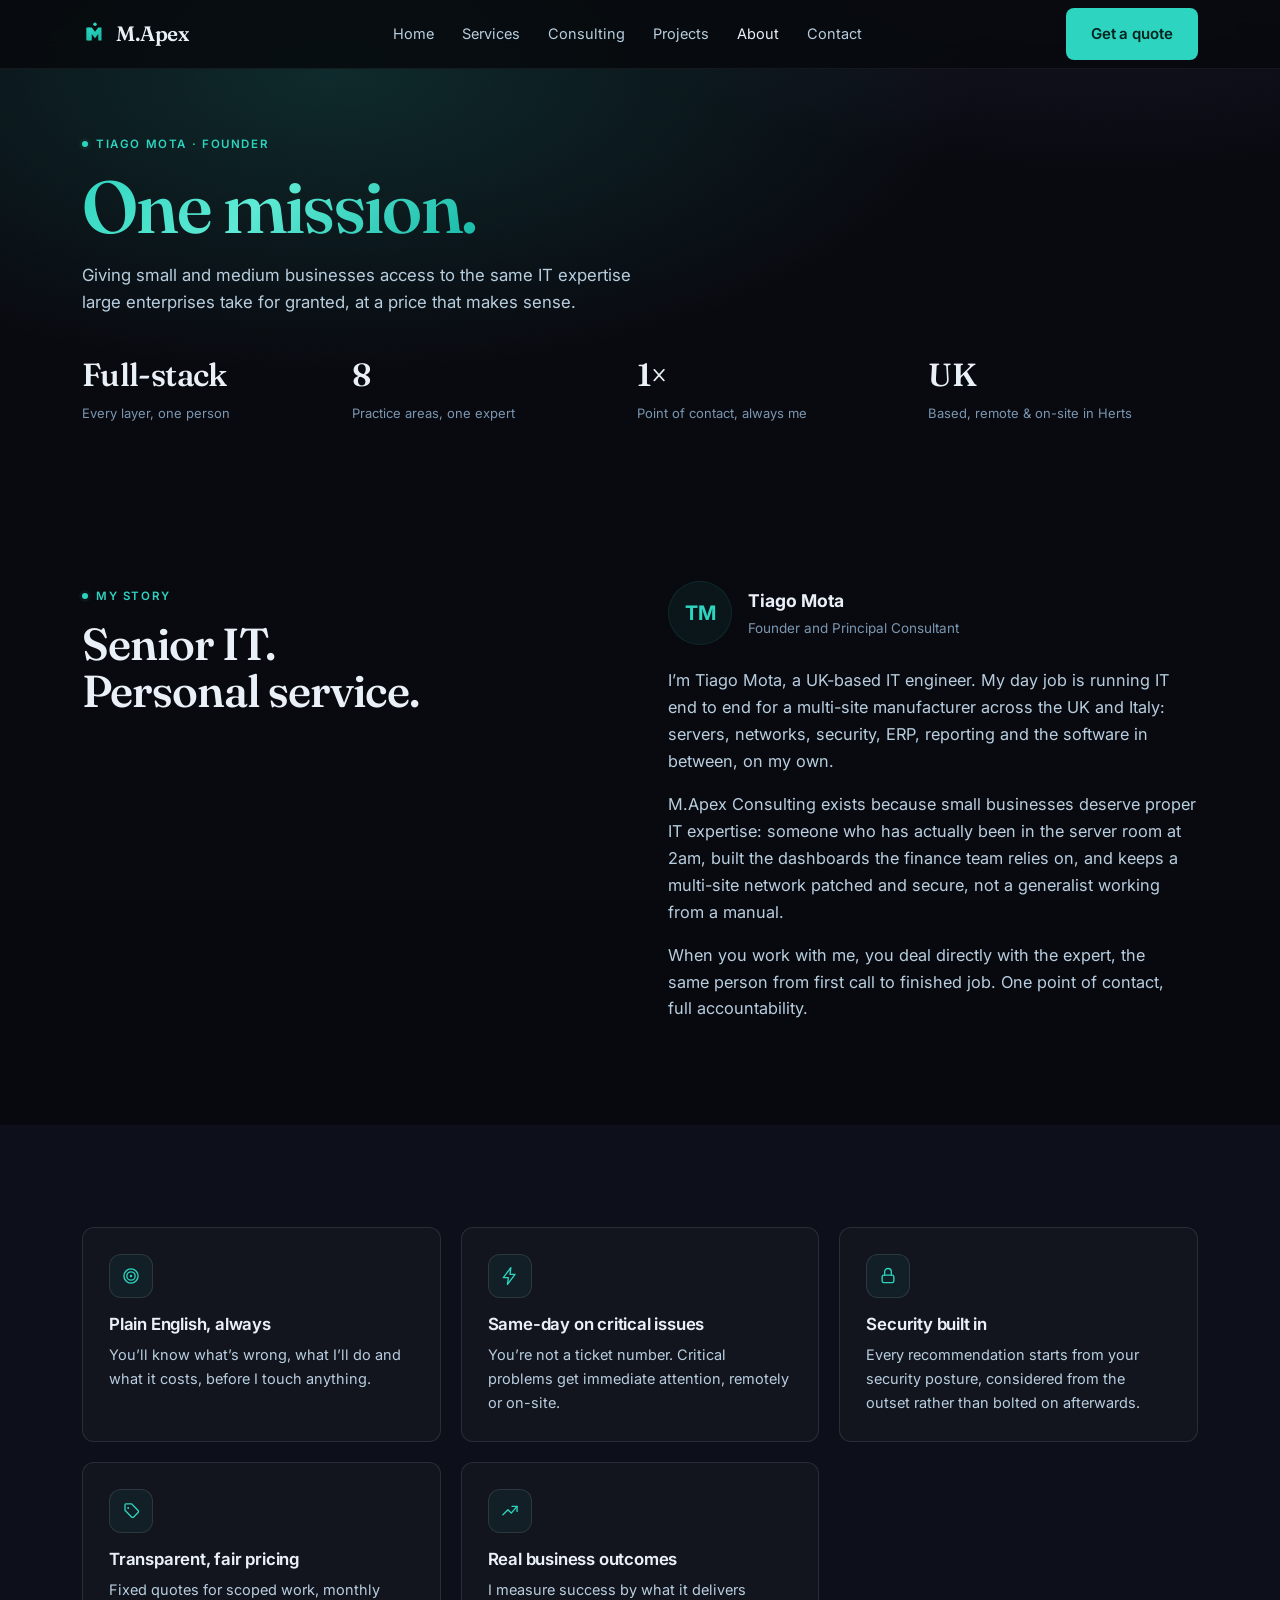
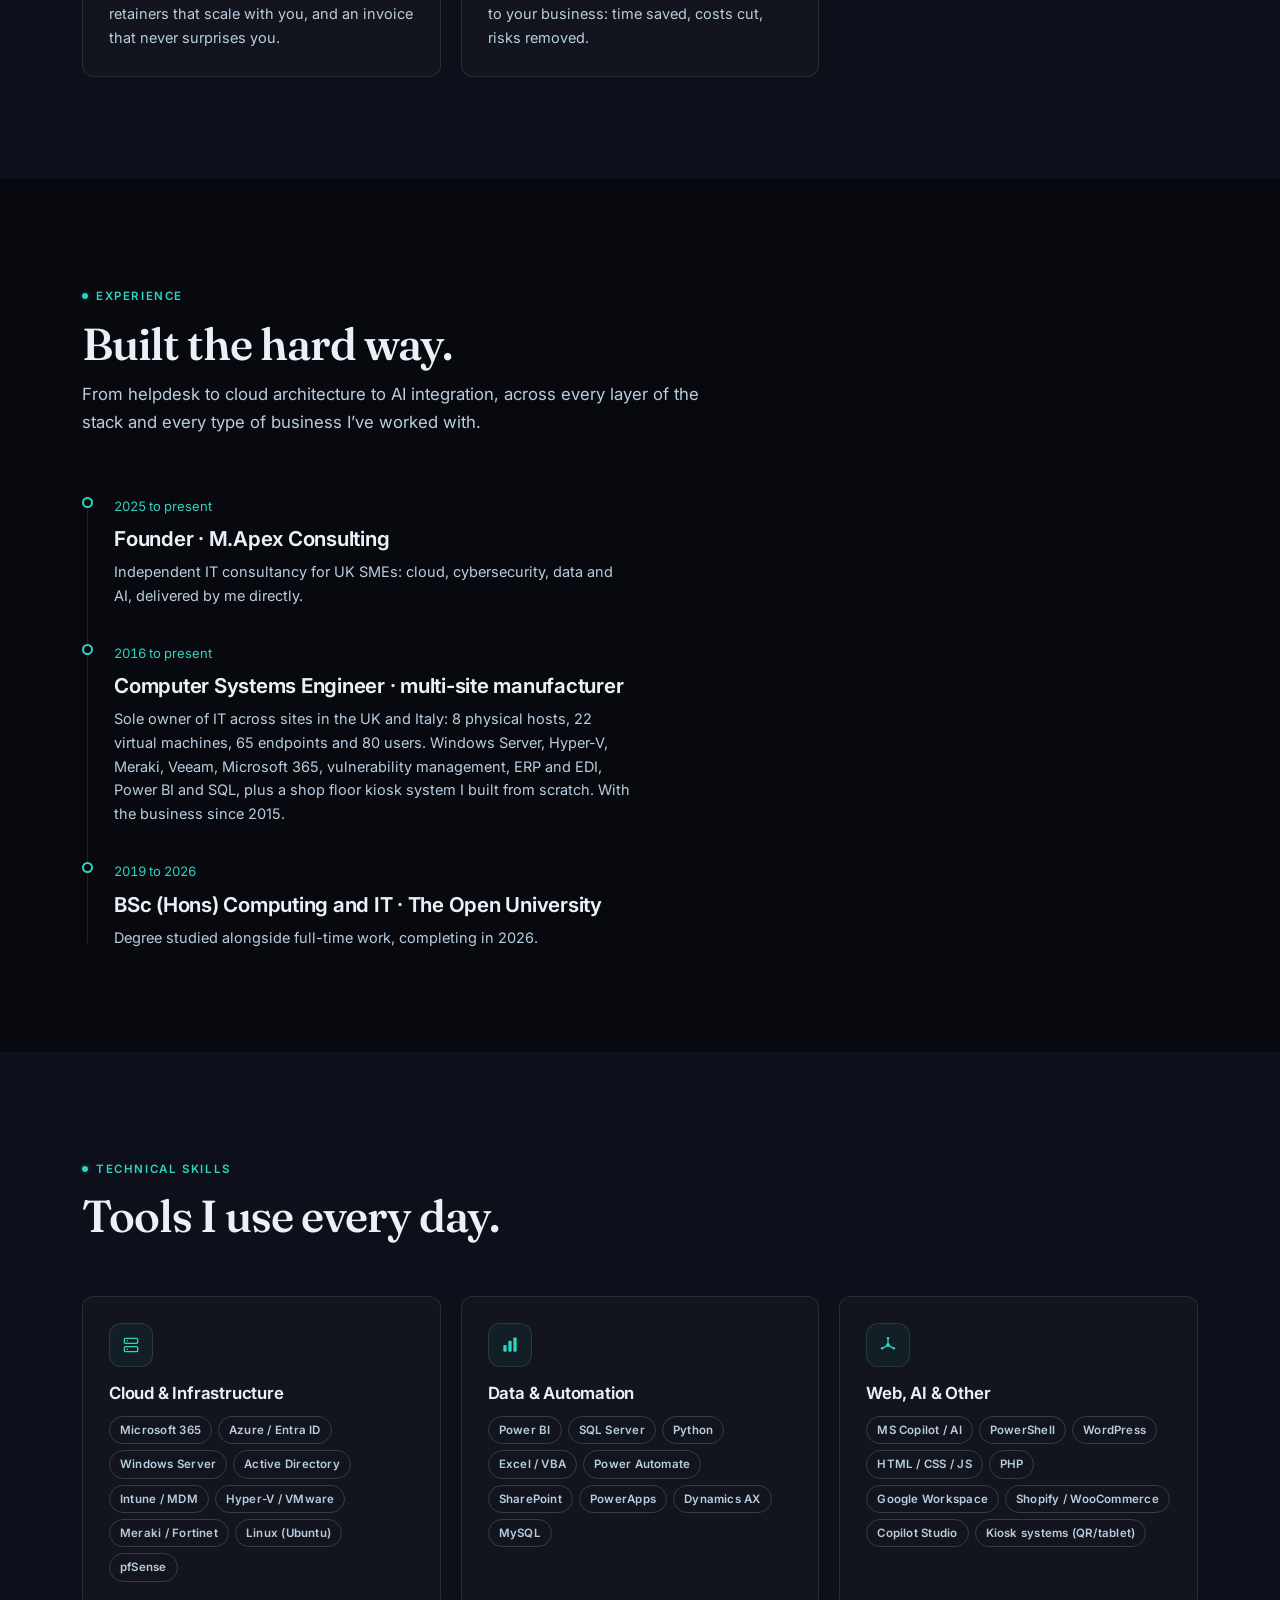
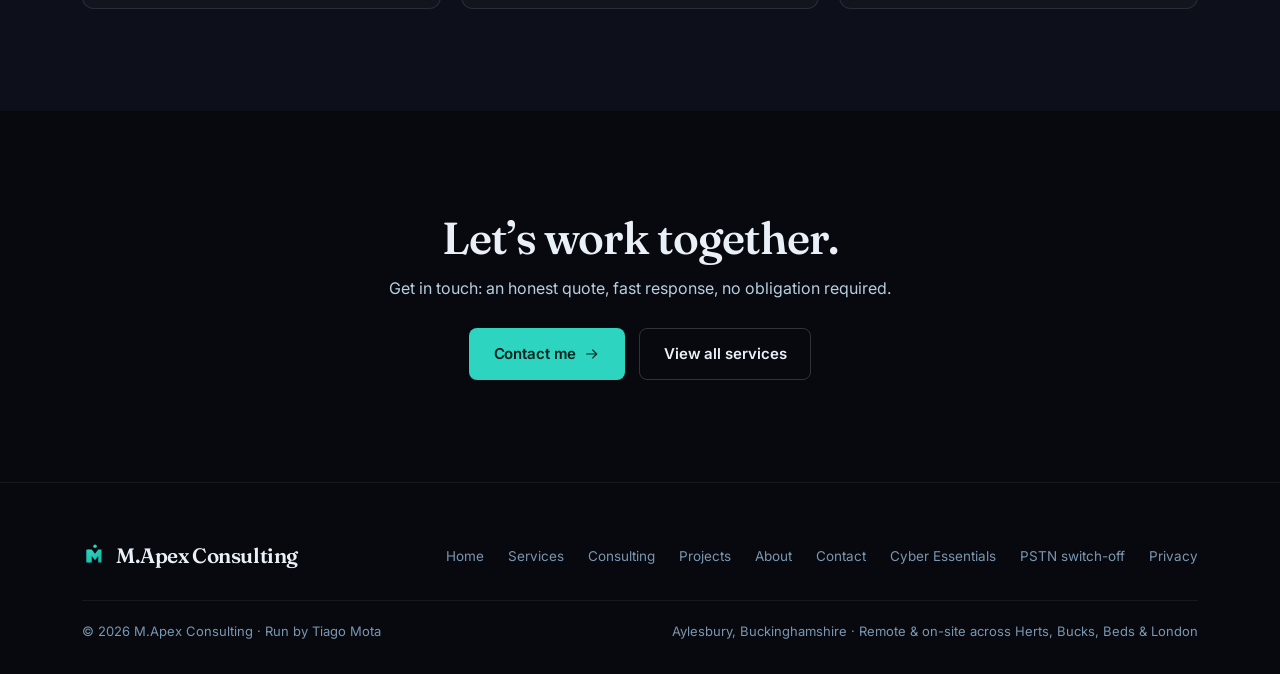
<file: about.html>
<!DOCTYPE html>
<html lang="en-GB">
<head>
<meta charset="UTF-8">
<meta name="viewport" content="width=device-width,initial-scale=1,viewport-fit=cover">
<title>About | M.Apex Consulting</title>
<meta name="description" content="Tiago Mota, founder of M.Apex Consulting: a UK-based IT consultant giving SMEs access to the same expertise large enterprises take for granted.">
<link rel="canonical" href="https://mapexconsulting.co.uk/about.html">

<link rel="icon" type="image/svg+xml" href="/favicon.svg">
<link rel="icon" type="image/png" sizes="32x32" href="/favicon-32.png">
<link rel="icon" type="image/png" sizes="16x16" href="/favicon-16.png">
<link rel="apple-touch-icon" href="/apple-touch-icon.png">
<link rel="manifest" href="/site.webmanifest">
<meta name="theme-color" content="#08090f">

<meta property="og:type" content="website">
<meta property="og:site_name" content="M.Apex Consulting">
<meta property="og:title" content="About | M.Apex Consulting">
<meta property="og:description" content="Tiago Mota, founder of M.Apex Consulting: a UK-based IT consultant giving SMEs access to the same expertise large enterprises take for granted.">
<meta property="og:url" content="https://mapexconsulting.co.uk/about.html">
<meta property="og:image" content="https://mapexconsulting.co.uk/og-image.jpg">
<meta property="og:image:width" content="1200">
<meta property="og:image:height" content="630">
<meta property="og:locale" content="en_GB">

<meta name="twitter:card" content="summary_large_image">
<meta name="twitter:title" content="About | M.Apex Consulting">
<meta name="twitter:description" content="Tiago Mota, founder of M.Apex Consulting: a UK-based IT consultant giving SMEs access to the same expertise large enterprises take for granted.">
<meta name="twitter:image" content="https://mapexconsulting.co.uk/og-image.jpg">

<link rel="preload" href="/fonts/inter.woff2" as="font" type="font/woff2" crossorigin>
<link rel="preload" href="/fonts/fraunces.woff2" as="font" type="font/woff2" crossorigin>
<style>
@font-face{font-family:'Fraunces Variable';font-style:normal;font-display:swap;font-weight:100 900;src:url(/fonts/fraunces.woff2) format('woff2-variations');unicode-range:U+0000-00FF,U+0131,U+0152-0153,U+02BB-02BC,U+02C6,U+02DA,U+02DC,U+0304,U+0308,U+0329,U+2000-206F,U+20AC,U+2122,U+2191,U+2193,U+2212,U+2215,U+FEFF,U+FFFD}
@font-face{font-family:'Inter Variable';font-style:normal;font-display:swap;font-weight:100 900;src:url(/fonts/inter.woff2) format('woff2-variations');unicode-range:U+0000-00FF,U+0131,U+0152-0153,U+02BB-02BC,U+02C6,U+02DA,U+02DC,U+0304,U+0308,U+0329,U+2000-206F,U+20AC,U+2122,U+2191,U+2193,U+2212,U+2215,U+FEFF,U+FFFD}
/* M.Apex Consulting: shared design system
   Teal brand accent (#2DD4BF), rich dark background, Fraunces for display moments,
   Inter for body and UI. One file, five pages, consistent everywhere. */

*,*::before,*::after{box-sizing:border-box;margin:0;padding:0}

:root{
  /* --- existing brand tokens, unchanged --- */
  --bg:#08090f;--bg2:#0d0f1a;--bg3:#12141f;
  --card:#12141e;--card2:#161927;--card3:#1a1e2e;
  --border:rgba(255,255,255,0.06);--border2:rgba(255,255,255,0.105);--border3:rgba(255,255,255,0.17);
  --accent:#2DD4BF;--accent2:#14b8a6;--accent3:rgba(45,212,191,0.1);--accent4:rgba(45,212,191,0.06);
  --text:#eaf0f7;--text2:#b8cedf;--text3:#7a96b0;
  --green:#34d399;--amber:#fbbf24;--purple:#a78bfa;--red:#f87171;
  --fh:'Inter Variable',system-ui,sans-serif;
  --fd:'Fraunces Variable',Georgia,serif;
  --fb:'Inter','Segoe UI',system-ui,-apple-system,sans-serif;
  --fm:'JetBrains Mono','SF Mono',Consolas,monospace;
  --r:8px;--r2:12px;--r3:16px;--r4:999px;
  --grad-brand:linear-gradient(135deg,#2DD4BF 0%,#5EEAD4 45%,#14b8a6 100%);
  --grad-aurora:radial-gradient(60% 60% at 30% 20%,rgba(45,212,191,0.16),transparent 70%),radial-gradient(50% 50% at 80% 0%,rgba(167,139,250,0.10),transparent 70%);

  /* --- new: layout + motion scale, additive only --- */
  --maxw:1180px;
  --pad:clamp(1.25rem,4vw,2rem);
  --gap-xs:8px;--gap-sm:12px;--gap-md:20px;--gap-lg:32px;--gap-xl:56px;
  --sec-y:clamp(4rem,8vw,7rem);
  --dur:180ms;--ease:cubic-bezier(.4,0,.2,1);
}

html{scroll-behavior:smooth}
body{
  background:var(--bg);color:var(--text);font-family:var(--fb);
  font-size:16px;line-height:1.6;-webkit-font-smoothing:antialiased;
  overflow-x:hidden;position:relative;
}
/* subtle grain, the thing that keeps a flat dark field from reading as a template */
body::before{
  content:'';position:fixed;inset:0;z-index:1;pointer-events:none;opacity:0.035;mix-blend-mode:overlay;
  background-image:url("data:image/svg+xml,%3Csvg xmlns='http://www.w3.org/2000/svg' width='180' height='180'%3E%3Cfilter id='n'%3E%3CfeTurbulence type='fractalNoise' baseFrequency='0.9' numOctaves='2' stitchTiles='stitch'/%3E%3C/filter%3E%3Crect width='100%25' height='100%25' filter='url(%23n)'/%3E%3C/svg%3E");
}
.skip-link{position:fixed;top:-60px;left:12px;z-index:200;background:var(--accent);color:#04231f;padding:12px 18px;border-radius:var(--r);font-weight:600;font-size:14px;transition:top var(--dur) var(--ease)}
.skip-link:focus-visible{top:12px}
h1,h2,h3,h4{font-family:var(--fh);font-weight:800;line-height:1.12;letter-spacing:-0.015em;color:var(--text)}
h1{font-family:var(--fd);font-weight:600;font-size:clamp(2.7rem,6vw,4.8rem);letter-spacing:-0.01em;font-style:normal}
h2{font-size:clamp(1.9rem,3.6vw,2.7rem)}
h3{font-size:1.28rem}
h4{font-size:1.05rem}
p{color:var(--text2)}
a{color:inherit;text-decoration:none}
ul{list-style:none}
img{max-width:100%;display:block}
button,input,select,textarea{font-family:var(--fb);color:var(--text);font-size:15px}
::selection{background:var(--accent);color:var(--bg)}
:focus-visible{outline:2px solid var(--accent);outline-offset:2px;border-radius:4px}
@media (prefers-reduced-motion:reduce){*{animation-duration:.01ms !important;animation-iteration-count:1 !important;transition-duration:.01ms !important;scroll-behavior:auto !important}}

.grad-text{background:var(--grad-brand);-webkit-background-clip:text;background-clip:text;color:transparent}
.aurora{position:relative}
.aurora::before{content:'';position:absolute;inset:-10% -10% auto -10%;height:140%;background:var(--grad-aurora);pointer-events:none;z-index:0}
.aurora>*{position:relative;z-index:1}

.wrap{max-width:var(--maxw);margin:0 auto;padding-left:var(--pad);padding-right:var(--pad)}
.section{padding:var(--sec-y) 0}
.section-tight{padding:clamp(2.5rem,5vw,3.5rem) 0}
.grid{display:grid;gap:var(--gap-md)}
.g-2{grid-template-columns:repeat(2,1fr)}
.g-3{grid-template-columns:repeat(3,1fr)}
.g-4{grid-template-columns:repeat(4,1fr)}
.g-auto{grid-template-columns:repeat(auto-fit,minmax(240px,1fr))}
.bento{display:grid;grid-template-columns:repeat(3,1fr);grid-auto-rows:1fr;gap:var(--gap-md)}
.bento .span-2{grid-column:span 2;grid-row:span 2}
.bento .feature{background:linear-gradient(155deg,var(--card2),var(--card));border-color:var(--border3);display:flex;flex-direction:column;justify-content:center}
@media (max-width:900px){.g-2,.g-3,.g-4{grid-template-columns:1fr 1fr}.bento{grid-template-columns:1fr 1fr}.bento .span-2{grid-column:span 2;grid-row:span 1}}
@media (max-width:640px){.g-2,.g-3,.g-4,.bento{grid-template-columns:1fr}.bento .span-2{grid-column:span 1;grid-row:span 1}}

/* icons: geometric line set, single colour, inherits from parent */
.i{width:20px;height:20px;flex-shrink:0;fill:none;stroke:currentColor;stroke-width:1.6;stroke-linecap:round;stroke-linejoin:round}
.i-fill{fill:currentColor;stroke:none}
.i-lg{width:26px;height:26px}
.i-sm{width:16px;height:16px}
.icon-tile{width:44px;height:44px;border-radius:var(--r2);background:var(--accent4);border:1px solid var(--border2);display:flex;align-items:center;justify-content:center;color:var(--accent);flex-shrink:0}
.icon-tile.solid{background:var(--accent);color:var(--bg)}

/* eyebrow + section header */
.eyebrow{display:inline-flex;align-items:center;gap:8px;font-family:var(--fm);font-size:12px;letter-spacing:.08em;text-transform:uppercase;color:var(--accent);margin-bottom:14px}
.eyebrow::before{content:'';width:6px;height:6px;border-radius:50%;background:var(--accent);box-shadow:0 0 0 3px var(--accent4)}
.sec-head{max-width:640px;margin-bottom:var(--gap-xl)}
.sec-head p{margin-top:14px;font-size:1.05rem}
.sec-head.center{margin-left:auto;margin-right:auto;text-align:center}

/* buttons */
.btn{display:inline-flex;align-items:center;justify-content:center;gap:8px;padding:13px 24px;border-radius:var(--r);font-family:var(--fb);font-weight:600;font-size:15px;border:1px solid transparent;cursor:pointer;transition:transform var(--dur) var(--ease),background var(--dur),border-color var(--dur)}
.btn:active{transform:scale(.98)}
.btn-primary{background:var(--accent);color:#04231f}
.btn-primary:hover{background:#5ee0cf}
.btn-outline{border-color:var(--border3);color:var(--text)}
.btn-outline:hover{border-color:var(--accent);color:var(--accent)}
.btn-block{width:100%}

/* nav */
nav{position:fixed;top:0;left:0;right:0;z-index:100;background:rgba(7,9,13,0.82);backdrop-filter:blur(14px);border-bottom:1px solid var(--border)}
.nav-in{max-width:var(--maxw);margin:0 auto;padding:0 var(--pad);height:68px;display:flex;align-items:center;justify-content:space-between}
.logo{display:flex;align-items:center;gap:8px;font-family:var(--fh);font-weight:800;font-size:1.05rem;color:var(--text)}
.logo svg{display:block}
.nav-links{display:flex;align-items:center;gap:28px}
.nav-links a{font-size:14.5px;color:var(--text2);transition:color var(--dur)}
.nav-links a:hover,.nav-links a.active{color:var(--text)}
.nav-cta{display:flex;align-items:center;gap:18px}
.nav-toggle{display:none;background:none;border:0;color:var(--text);cursor:pointer;padding:6px}
@media (max-width:860px){
  .nav-links{position:fixed;top:68px;left:0;right:0;background:var(--bg2);border-bottom:1px solid var(--border);flex-direction:column;align-items:flex-start;padding:18px var(--pad) 24px;gap:16px;transform:translateY(-8px);opacity:0;visibility:hidden;pointer-events:none;transition:transform var(--dur) var(--ease),opacity var(--dur),visibility 0s linear var(--dur)}
  .nav-links.open{transform:translateY(0);opacity:1;visibility:visible;pointer-events:auto;transition:transform var(--dur) var(--ease),opacity var(--dur),visibility 0s}
  .nav-cta .btn-primary{display:none}
  .nav-toggle{display:block}
}

/* footer */
footer{border-top:1px solid var(--border);padding:var(--gap-xl) 0 var(--gap-lg)}
.footer-top{display:flex;justify-content:space-between;align-items:center;flex-wrap:wrap;gap:20px;padding-bottom:28px;border-bottom:1px solid var(--border);margin-bottom:20px}
.footer-links{display:flex;gap:24px;flex-wrap:wrap}
.footer-links a{font-size:13.5px;color:var(--text3)}
.footer-links a:hover{color:var(--accent)}
.footer-bottom{font-size:13px;color:var(--text3);display:flex;justify-content:space-between;flex-wrap:wrap;gap:10px}

/* cards */
.card{background:var(--card);border:1px solid var(--border2);border-radius:var(--r2);padding:26px}
.card-hover{transition:border-color var(--dur),transform var(--dur) var(--ease)}
.card-hover:hover{border-color:var(--border3);transform:translateY(-2px)}
.feature-card h3{margin:16px 0 8px;font-size:1.05rem}
.feature-card p{font-size:14.5px}

/* badges / pills / tags */
.badge{display:inline-flex;align-items:center;gap:5px;font-size:11.5px;font-weight:600;letter-spacing:.02em;padding:4px 10px;border-radius:var(--r4);border:1px solid var(--border3);color:var(--text2)}
.badge-accent{background:var(--accent4);border-color:var(--accent3);color:var(--accent)}
.badge-amber{background:rgba(251,191,36,.1);border-color:rgba(251,191,36,.28);color:var(--amber)}
.badge-red{background:rgba(248,113,113,.1);border-color:rgba(248,113,113,.28);color:var(--red)}
.badge-purple{background:rgba(167,139,250,.1);border-color:rgba(167,139,250,.28);color:var(--purple)}
.tag-row{display:flex;flex-wrap:wrap;gap:6px;margin-top:12px}

/* status dot (replaces coloured circle emoji) */
.dot{display:inline-block;width:9px;height:9px;border-radius:50%;flex-shrink:0}
.dot-red{background:var(--red)}
.dot-amber{background:var(--amber)}
.dot-yellow{background:#fde047}
.dot-green{background:var(--green)}

/* stat strip */
.stats{display:grid;grid-template-columns:repeat(4,auto);gap:var(--gap-xl);margin-top:var(--gap-lg)}
.stat b{display:block;font-family:var(--fh);font-size:2rem;color:var(--text)}
.stat span{font-size:13px;color:var(--text3)}
@media (max-width:760px){.stats{grid-template-columns:repeat(2,auto)}}

/* testimonial */
.testi{background:var(--card);border:1px solid var(--border2);border-radius:var(--r2);padding:28px;display:flex;flex-direction:column;gap:16px}
.testi .stars{display:flex;gap:3px;color:var(--amber)}
.testi p{font-size:15px;color:var(--text2);flex-grow:1}
.testi-who{display:flex;align-items:center;gap:12px;padding-top:16px;border-top:1px solid var(--border)}
.avatar{width:38px;height:38px;border-radius:50%;background:var(--accent4);border:1px solid var(--accent3);color:var(--accent);display:flex;align-items:center;justify-content:center;font-family:var(--fh);font-weight:700;font-size:13px;flex-shrink:0}
.testi-who b{display:block;font-size:14px;color:var(--text)}
.testi-who span{font-size:12.5px;color:var(--text3)}

/* pricing */
.price-card{background:var(--card);border:1px solid var(--border2);border-radius:var(--r2);padding:30px;display:flex;flex-direction:column;position:relative}
.price-card.pop{border-color:var(--accent);background:linear-gradient(180deg,var(--accent4),var(--card) 40%)}
.price-card .pop-badge{position:absolute;top:-12px;left:30px;background:var(--accent);color:#04231f;font-size:11px;font-weight:700;padding:4px 12px;border-radius:var(--r4)}
.price-card .amount{font-family:var(--fh);font-size:2rem;margin:14px 0 4px}
.price-card .amount span{font-family:var(--fb);font-size:13px;color:var(--text3);font-weight:400}
.price-card ul{margin:20px 0;display:flex;flex-direction:column;gap:11px}
.price-card li{display:flex;align-items:flex-start;gap:9px;font-size:14px;color:var(--text2)}
.price-card li .i{color:var(--accent);margin-top:2px}

/* FAQ */
.faq-item{border-bottom:1px solid var(--border)}
.faq-item summary{list-style:none;display:flex;justify-content:space-between;align-items:center;gap:16px;padding:20px 0;cursor:pointer;font-family:var(--fh);font-weight:700;font-size:15.5px;color:var(--text)}
.faq-item summary::-webkit-details-marker{display:none}
.faq-item summary .i{transition:transform var(--dur) var(--ease);color:var(--text3)}
.faq-item[open] summary .i{transform:rotate(45deg);color:var(--accent)}
.faq-item .faq-body{padding-bottom:20px;font-size:14.5px;color:var(--text2);max-width:640px}

/* forms */
.field{display:flex;flex-direction:column;gap:7px;margin-bottom:18px}
.field label{font-size:13px;color:var(--text2)}
.field input,.field select,.field textarea{background:var(--bg2);border:1px solid var(--border2);border-radius:var(--r);padding:12px 14px;transition:border-color var(--dur)}
.field input:focus-visible,.field select:focus-visible,.field textarea:focus-visible{border-color:var(--accent);outline:none}
.field textarea{resize:vertical;min-height:110px}
.urgency{display:flex;gap:8px;flex-wrap:wrap}
.urgency label{display:flex;align-items:center;gap:8px;padding:9px 14px;border:1px solid var(--border2);border-radius:var(--r4);font-size:13.5px;color:var(--text2);cursor:pointer;transition:border-color var(--dur)}
.urgency input{position:absolute;opacity:0;pointer-events:none}
.urgency input:checked + span{color:var(--text)}
.urgency label:has(input:checked){border-color:var(--accent);background:var(--accent4)}

/* services filter tabs */
.filter-row{display:flex;flex-wrap:wrap;gap:8px;margin-bottom:var(--gap-lg)}
.filter-tab{display:flex;align-items:center;gap:7px;padding:9px 16px;border-radius:var(--r4);border:1px solid var(--border2);color:var(--text2);font-size:13.5px;cursor:pointer;background:none;transition:border-color var(--dur),color var(--dur)}
.filter-tab .i{width:15px;height:15px}
.filter-tab:hover{border-color:var(--border3);color:var(--text)}
.filter-tab.active{border-color:var(--accent);background:var(--accent4);color:var(--accent)}

.cat-block{margin-bottom:var(--gap-xl);scroll-margin-top:96px}
.cat-head{display:flex;align-items:center;gap:14px;margin-bottom:22px;padding-bottom:18px;border-bottom:1px solid var(--border)}
.cat-head .icon-tile{width:40px;height:40px}
.cat-head .meta{font-size:13px;color:var(--text3)}
.svc-card{background:var(--card);border:1px solid var(--border2);border-radius:var(--r2);padding:22px;display:flex;flex-direction:column;gap:10px}
.svc-card h4{font-size:15px}
.svc-card p{font-size:13.5px;line-height:1.55}
.svc-price{font-family:var(--fm);font-size:12.5px;color:var(--accent);margin-top:auto;padding-top:4px}
.svc-foot{display:flex;justify-content:space-between;align-items:center;margin-top:6px}
.svc-link{font-size:13px;color:var(--text2);display:flex;align-items:center;gap:5px}
.svc-link:hover{color:var(--accent)}

/* ticker (pure CSS marquee, no duplicated markup needed twice in DOM for a11y) */
.ticker{border-top:1px solid var(--border);border-bottom:1px solid var(--border);background:var(--bg2);overflow:hidden;padding:14px 0}
.ticker-track{display:flex;gap:40px;width:max-content;animation:scroll 38s linear infinite}
.ticker:hover .ticker-track{animation-play-state:paused}
.ticker-track span{font-size:13px;color:var(--text3);white-space:nowrap;display:flex;align-items:center;gap:10px}
.ticker-track span::after{content:'·';color:var(--border3);margin-left:30px}
@keyframes scroll{from{transform:translateX(0)}to{transform:translateX(-50%)}}

/* signature motif: node/status line, echoes the logo's dot, used as a quiet structural device on process + timeline blocks */
.node-line{position:relative;padding-left:32px}
.node-line::before{content:'';position:absolute;left:5px;top:6px;bottom:6px;width:1px;background:var(--border2)}
.node-item{position:relative;padding-bottom:32px}
.node-item::before{content:'';position:absolute;left:-32px;top:4px;width:11px;height:11px;border-radius:50%;background:var(--bg);border:2px solid var(--accent)}
.node-item:last-child{padding-bottom:0}

.divider{height:1px;background:var(--border);border:0;margin:0}
.muted{color:var(--text3)}
.center{text-align:center}
.mono{font-family:var(--fm)}

/* scroll-aware header, hides on scroll down, returns on scroll up (FourFold / Josh Kremer pattern) */
nav{transition:transform .32s var(--ease),background var(--dur)}
nav.nav-hidden{transform:translateY(-100%)}

/* back-to-top: services.html is long enough to genuinely need it (Jack Dalrymple pattern) */
.to-top{position:fixed;right:22px;bottom:22px;z-index:90;width:44px;height:44px;border-radius:50%;background:var(--card2);border:1px solid var(--border3);color:var(--text2);display:flex;align-items:center;justify-content:center;cursor:pointer;opacity:0;pointer-events:none;transform:translateY(8px);transition:opacity var(--dur),transform var(--dur) var(--ease),border-color var(--dur),color var(--dur)}
.to-top.show{opacity:1;pointer-events:auto;transform:translateY(0)}
.to-top:hover{border-color:var(--accent);color:var(--accent)}
.to-top .i{transform:rotate(-90deg)}

/* "start from your problem" entry grid: navigation by client need, not by our own structure (Kearney pattern) */
.problem-grid{display:grid;grid-template-columns:repeat(auto-fit,minmax(260px,1fr));gap:var(--gap-sm)}
.problem-card{display:flex;align-items:flex-start;gap:14px;padding:20px;background:var(--card);border:1px solid var(--border2);border-radius:var(--r2);text-decoration:none;transition:border-color var(--dur),transform var(--dur) var(--ease)}
.problem-card:hover{border-color:var(--accent);transform:translateY(-2px)}
.problem-card .icon-tile{width:38px;height:38px}
.problem-card q{display:block;font-size:14.5px;color:var(--text);font-style:italic;line-height:1.5;quotes:'\201C' '\201D'}
.problem-card .route{display:block;font-size:12.5px;color:var(--text3);margin-top:7px}
.problem-card:hover .route{color:var(--accent)}

/* comparison block: typical agency vs M.Apex, a proven B2B pattern that was still missing */
.compare-grid{display:grid;grid-template-columns:1fr 1fr;gap:0;border:1px solid var(--border2);border-radius:var(--r2);overflow:hidden}
.compare-col{padding:28px}
.compare-col.win{background:var(--accent4);position:relative}
.compare-col.win::before{content:'';position:absolute;inset:0;border-left:1px solid var(--accent3);pointer-events:none}
.compare-col h4{font-family:var(--fh);font-size:1.05rem;margin-bottom:18px;display:flex;align-items:center;gap:9px}
.compare-col.win h4{color:var(--accent)}
.compare-row{display:flex;align-items:flex-start;gap:10px;padding:11px 0;border-top:1px solid var(--border)}
.compare-row:first-of-type{border-top:0}
.compare-row .i{margin-top:2px;flex-shrink:0}
.compare-col:not(.win) .compare-row .i{color:var(--text3)}
.compare-col.win .compare-row .i{color:var(--accent)}
.compare-row span{font-size:14px;color:var(--text2)}
@media (max-width:700px){.compare-grid{grid-template-columns:1fr}.compare-col.win::before{border-left:0;border-top:1px solid var(--accent3)}}

@media (max-width:640px){
  .footer-top,.footer-bottom{flex-direction:column;align-items:flex-start}
  .to-top{right:14px;bottom:14px}
}

/* content is visible immediately, no scroll-triggered opacity gating: see changelog for why */

/* hover polish on interactive surfaces */
.card,.price-card,.testi,.svc-card{transition:border-color var(--dur) var(--ease),transform var(--dur) var(--ease),box-shadow var(--dur) var(--ease)}
.card:hover,.svc-card:hover{border-color:var(--accent3);transform:translateY(-3px);box-shadow:0 16px 40px -20px rgba(45,212,191,0.25)}
.price-card:hover{transform:translateY(-3px)}
.filter-tab,.btn{transition:transform var(--dur) var(--ease),border-color var(--dur),background var(--dur),color var(--dur),box-shadow var(--dur)}
.btn-primary:hover{box-shadow:0 10px 28px -12px rgba(45,212,191,0.55)}

/* hero network visual: signature element, echoes the logo's node/connection language */
.net-viz{position:absolute;top:0;right:0;width:min(46vw,460px);height:460px;pointer-events:none;opacity:0.9}
.net-viz line{stroke:var(--accent);stroke-width:1;opacity:0.14}
.net-viz circle{fill:var(--accent);animation:netpulse 4.5s ease-in-out infinite;transform-box:fill-box;transform-origin:center}
@keyframes netpulse{0%,100%{opacity:.35;transform:scale(1)}50%{opacity:1;transform:scale(1.45)}}
.hero-shell{position:relative;overflow:hidden}
.hero-shell::before{content:'';position:absolute;inset:-15% -10% auto -10%;height:150%;background:var(--grad-aurora);pointer-events:none;z-index:0}
.hero-shell>.wrap{position:relative;z-index:1}
@media (max-width:1000px){.net-viz{display:none}}
@media (prefers-reduced-motion:reduce){.net-viz circle{animation:none;opacity:.6}}

/* status pulse: small live indicator on the active-services panel, same signature language */
.pulse-dot{position:relative;width:7px;height:7px;border-radius:50%;flex-shrink:0}
.pulse-dot::after{content:'';position:absolute;inset:-4px;border-radius:50%;border:1px solid currentColor;animation:pulsering 2.2s ease-out infinite}
@media (prefers-reduced-motion:reduce){.pulse-dot::after{animation:none}}
@keyframes pulsering{0%{opacity:.7;transform:scale(.5)}100%{opacity:0;transform:scale(1.6)}}

/* testimonial slider */
.slider{position:relative}
.slider-track{display:flex;transition:transform .5s var(--ease)}
.slider-viewport{overflow:hidden;border-radius:var(--r2)}
.slider-track .testi{flex:0 0 100%;margin:0 2px}
.slider-dots{display:flex;justify-content:center;gap:8px;margin-top:22px}
.slider-dots button{width:8px;height:8px;border-radius:50%;border:0;background:var(--border3);cursor:pointer;padding:0;transition:background var(--dur),width var(--dur)}
.slider-dots button.active{background:var(--accent);width:22px;border-radius:4px}

/* active-services status list */
.status-row{display:flex;align-items:center;gap:12px;padding:13px 0;border-bottom:1px solid var(--border)}
.status-row:last-child{border-bottom:0}
.status-row .icon-tile{width:34px;height:34px}
.status-row .name{flex:1;font-size:14px;color:var(--text)}
.status-label{display:flex;align-items:center;gap:7px;font-size:12px;color:var(--text3)}

/* on-page search, shows up where content is long enough to need it */
.search-box{position:relative;margin-bottom:var(--gap-md)}
.search-box .i{position:absolute;left:16px;top:50%;transform:translateY(-50%);color:var(--text3);pointer-events:none}
.search-box input{width:100%;padding:14px 16px 14px 46px;background:var(--card);border:1px solid var(--border2);border-radius:var(--r2);font-size:15px}
.search-box input:focus-visible{border-color:var(--accent);outline:none}
.search-box .clear-search{position:absolute;right:12px;top:50%;transform:translateY(-50%);background:none;border:0;color:var(--text3);cursor:pointer;padding:6px;display:none}
.search-box.has-value .clear-search{display:block}
.no-results{display:none;text-align:center;padding:60px 20px;color:var(--text3)}
.no-results.show{display:block}


/* guidelines pass: theming, touch, typography, focus, a11y helpers */
html{color-scheme:dark;scroll-padding-top:88px;-webkit-tap-highlight-color:rgba(45,212,191,0.18)}
@media (pointer:fine){html{overscroll-behavior:none}}
a,button,input,select,textarea,label,summary{touch-action:manipulation}
h1,h2,h3{text-wrap:balance}
p{text-wrap:pretty}
.stat b,.mono{font-variant-numeric:tabular-nums}
.h4{font-size:1.05rem}
.compare-col h3{font-family:var(--fh);font-size:1.05rem;margin-bottom:18px;display:flex;align-items:center;gap:9px}
.compare-col.win h3{color:var(--accent)}
.card,.svc-card,.testi,.problem-card{overflow-wrap:break-word}
.status-row .name{min-width:0}
.field input:focus-visible,.field select:focus-visible,.field textarea:focus-visible,.search-box input:focus-visible{box-shadow:0 0 0 3px var(--accent3)}
.field select option{background:var(--bg2);color:var(--text)}
fieldset{border:0;margin:0;padding:0;min-width:0}
legend{font-size:13px;color:var(--text2);margin-bottom:7px;padding:0}
.field-error{color:var(--red);font-size:13px;margin-bottom:14px}
.field-error:empty{display:none}
.wrap,.nav-in{padding-left:max(var(--pad),env(safe-area-inset-left));padding-right:max(var(--pad),env(safe-area-inset-right))}
.to-top{bottom:max(22px,calc(env(safe-area-inset-bottom) + 12px))}
.cat-block{content-visibility:auto;contain-intrinsic-size:auto 900px}
.slider-dots{align-items:center}
.slider-dots button{position:relative}
.slider-dots button::before{content:'';position:absolute;inset:-12px -6px}
.motion-toggle{display:inline-flex;align-items:center;justify-content:center;width:32px;height:32px;border-radius:50%;border:1px solid var(--border3);background:var(--card);color:var(--text2);cursor:pointer;transition:border-color var(--dur),color var(--dur)}
.motion-toggle:hover{border-color:var(--accent);color:var(--accent)}
.motion-toggle .i{width:14px;height:14px}
.ticker{position:relative}
.ticker .motion-toggle{position:absolute;right:max(12px,env(safe-area-inset-right));top:50%;transform:translateY(-50%);z-index:2}
.ticker.paused .ticker-track{animation-play-state:paused}
.sr-only{position:absolute;width:1px;height:1px;padding:0;margin:-1px;overflow:hidden;clip:rect(0,0,0,0);white-space:nowrap;border:0}

/* type system: Fraunces for headlines, Inter for everything you read or tap, Fraunces also for the logo wordmark */
:root{--fd:'Fraunces Variable',Georgia,'Times New Roman',serif;--fh:'Inter Variable',system-ui,-apple-system,'Segoe UI',sans-serif;--fb:'Inter Variable',system-ui,-apple-system,'Segoe UI',sans-serif;--fm:'Inter Variable',system-ui,-apple-system,'Segoe UI',sans-serif}
body{font-feature-settings:'cv11','ss01';font-optical-sizing:auto}
h1,h2{font-family:var(--fd);font-weight:560;letter-spacing:-0.022em;line-height:1.06;font-optical-sizing:auto}
h1{font-size:clamp(2.35rem,6vw,4.6rem)}
h2{font-size:clamp(1.85rem,3.6vw,2.8rem)}
h3,h4{font-family:var(--fh);font-weight:640;letter-spacing:-0.012em;line-height:1.25}
.feature.span-2 h3{font-family:var(--fd);font-weight:560;letter-spacing:-0.015em}
.stat b{font-family:var(--fd);font-weight:560;letter-spacing:-0.02em}
.logo{font-family:var(--fd);font-weight:600;font-size:1.3rem;letter-spacing:-0.02em}
.eyebrow{font-weight:600;font-size:11.5px;letter-spacing:.14em}
.btn{font-weight:600;letter-spacing:-0.005em}
p{line-height:1.65}

/* phone layout */
.mbar{display:none}
@media (max-width:640px){
  :root{--sec-y:clamp(3.25rem,12vw,4.5rem);--pad:20px}
  body{font-size:16px}
  h1{font-size:clamp(2.2rem,10.2vw,2.9rem);line-height:1.04}
  h2{font-size:clamp(1.7rem,7.6vw,2.1rem);line-height:1.1}
  .sec-head{margin-bottom:28px}
  .sec-head p,header p{font-size:1rem}
  header .btn{flex:1 1 100%}
  .stats{gap:22px 28px;margin-top:28px}
  .stat b{font-size:1.7rem}
    .stat span{font-size:12.5px}
  .card,.price-card,.svc-card{padding:20px}
  .status-row{padding:10px 0}
  .problem-card{padding:16px}
  input,select,textarea{font-size:16px}
  .filter-row{flex-wrap:nowrap;overflow-x:auto;margin-left:calc(-1 * var(--pad));margin-right:calc(-1 * var(--pad));padding:2px var(--pad) 8px;scrollbar-width:none;scroll-snap-type:x proximity}
  .filter-row::-webkit-scrollbar{display:none}
  .filter-tab{flex:0 0 auto;scroll-snap-align:start}
  .footer-links{gap:6px 18px}
  .footer-links a{display:inline-block;padding:6px 0;font-size:14px}
  .mbar{display:flex;position:fixed;left:0;right:0;bottom:0;z-index:95;gap:10px;padding:10px max(16px,env(safe-area-inset-right)) calc(10px + env(safe-area-inset-bottom)) max(16px,env(safe-area-inset-left));background:rgba(8,9,15,0.9);backdrop-filter:blur(14px);-webkit-backdrop-filter:blur(14px);border-top:1px solid var(--border2)}
  .mbar .btn{flex:1;padding:12px 10px;font-size:14.5px}
  body.has-mbar{padding-bottom:calc(72px + env(safe-area-inset-bottom))}
  .has-mbar .to-top{bottom:calc(84px + env(safe-area-inset-bottom))}
}
.stat b[style*="1.55rem"]{font-size:2rem!important}
@media (max-width:640px){.stat b,.stat b[style*="1.55rem"]{font-size:1.7rem!important}.eyebrow{letter-spacing:.1em}}
.stat span{display:block;line-height:1.45;margin-top:4px}
</style>
<script type="application/ld+json">
{
  "@context": "https://schema.org",
  "@type": "ProfessionalService",
  "name": "M.Apex Consulting",
  "founder": {"@type": "Person", "name": "Tiago Mota", "jobTitle": "Founder and Principal Consultant"},
  "description": "UK IT consultancy covering cloud, cybersecurity, data, AI and bespoke software development for small and medium businesses.",
  "url": "https://mapexconsulting.co.uk/",
  "logo": "https://mapexconsulting.co.uk/icon-512.png",
  "image": "https://mapexconsulting.co.uk/og-image.jpg",
  "priceRange": "\u00a3\u00a3",
  "areaServed": [
    {"@type": "AdministrativeArea", "name": "Hertfordshire"},
    {"@type": "AdministrativeArea", "name": "Buckinghamshire"},
    {"@type": "AdministrativeArea", "name": "Bedfordshire"},
    {"@type": "AdministrativeArea", "name": "London"}
  ],
  "address": {
    "@type": "PostalAddress",
    "addressLocality": "Aylesbury",
    "addressRegion": "Buckinghamshire",
    "addressCountry": "GB"
  },
  "makesOffer": [
    {"@type": "Offer", "itemOffered": {"@type": "Service", "name": "Strategic Advisory"}},
    {"@type": "Offer", "itemOffered": {"@type": "Service", "name": "Infrastructure & Cloud"}},
    {"@type": "Offer", "itemOffered": {"@type": "Service", "name": "Security & Compliance"}},
    {"@type": "Offer", "itemOffered": {"@type": "Service", "name": "Data & Reporting"}},
    {"@type": "Offer", "itemOffered": {"@type": "Service", "name": "AI & Automation"}},
    {"@type": "Offer", "itemOffered": {"@type": "Service", "name": "Manufacturing & Operations"}},
    {"@type": "Offer", "itemOffered": {"@type": "Service", "name": "Digital Platforms"}},
    {"@type": "Offer", "itemOffered": {"@type": "Service", "name": "Ongoing Partnership"}}
  ]
}
</script>
</head>
<body class="has-mbar">
<svg style="display:none" aria-hidden="true" xmlns:xlink="http://www.w3.org/1999/xlink"><defs>
<symbol id="i-check" viewBox="0 0 24 24"><polyline points="4 12.5 9.5 18 20 6"/></symbol>
<symbol id="i-cloud" viewBox="0 0 24 24"><path d="M6.5 18a4 4 0 01-.5-7.97A5 5 0 0115.9 8.05 4.5 4.5 0 0117.5 18h-11z"/></symbol>
<symbol id="i-lock" viewBox="0 0 24 24"><rect x="5" y="11" width="14" height="9" rx="2"/><path d="M8 11V7a4 4 0 018 0v4"/></symbol>
<symbol id="i-shield" viewBox="0 0 24 24"><path d="M12 3l7 3v5c0 5-3 8.5-7 10-4-1.5-7-5-7-10V6l7-3z"/></symbol>
<symbol id="i-bolt" viewBox="0 0 24 24"><path d="M13 2 4 14h6l-1 8 9-12h-6l1-8z"/></symbol>
<symbol id="i-bars" viewBox="0 0 24 24"><rect x="4" y="12" width="4" height="8" rx="1" fill="currentColor" stroke="none"/><rect x="10" y="7" width="4" height="13" rx="1" fill="currentColor" stroke="none"/><rect x="16" y="3" width="4" height="17" rx="1" fill="currentColor" stroke="none"/></symbol>
<symbol id="i-node" viewBox="0 0 24 24"><circle cx="12" cy="12" r="2.3" fill="currentColor" stroke="none"/><circle cx="12" cy="4" r="1.5" fill="currentColor" stroke="none"/><circle cx="19" cy="16" r="1.5" fill="currentColor" stroke="none"/><circle cx="5" cy="16" r="1.5" fill="currentColor" stroke="none"/><line x1="12" y1="9.7" x2="12" y2="5.7"/><line x1="13.9" y1="13.3" x2="17.4" y2="15.2"/><line x1="10.1" y1="13.3" x2="6.6" y2="15.2"/></symbol>
<symbol id="i-globe" viewBox="0 0 24 24"><circle cx="12" cy="12" r="8.5"/><ellipse cx="12" cy="12" rx="3.6" ry="8.5"/><line x1="3.7" y1="12" x2="20.3" y2="12"/></symbol>
<symbol id="i-broadcast" viewBox="0 0 24 24"><path d="M4 10v4a1 1 0 001 1h1.5l7 4.5V4.5L6.5 9H5a1 1 0 00-1 1z"/><path d="M18 9a4 4 0 010 6"/></symbol>
<symbol id="i-gear" viewBox="0 0 24 24"><circle cx="12" cy="12" r="3"/><line x1="12" y1="2.5" x2="12" y2="5.5"/><line x1="12" y1="18.5" x2="12" y2="21.5"/><line x1="2.5" y1="12" x2="5.5" y2="12"/><line x1="18.5" y1="12" x2="21.5" y2="12"/><line x1="5.4" y1="5.4" x2="7.5" y2="7.5"/><line x1="16.5" y1="16.5" x2="18.6" y2="18.6"/><line x1="5.4" y1="18.6" x2="7.5" y2="16.5"/><line x1="16.5" y1="7.5" x2="18.6" y2="5.4"/></symbol>
<symbol id="i-clipboard" viewBox="0 0 24 24"><rect x="6" y="4" width="12" height="17" rx="2"/><rect x="9" y="2.3" width="6" height="3.6" rx="1"/><line x1="9" y1="11.5" x2="15" y2="11.5"/><line x1="9" y1="15.5" x2="15" y2="15.5"/></symbol>
<symbol id="i-tablet" viewBox="0 0 24 24"><rect x="5" y="2.5" width="14" height="19" rx="2"/><circle cx="12" cy="18.2" r="0.9" fill="currentColor" stroke="none"/></symbol>
<symbol id="i-cycle" viewBox="0 0 24 24"><path d="M19 12a7 7 0 10-2.5 5.4"/><polyline points="20.5 9.3 19 12.3 16.2 11"/></symbol>
<symbol id="i-link" viewBox="0 0 24 24"><rect x="3" y="9" width="10" height="6" rx="3" transform="rotate(-25 8 12)"/><rect x="11" y="9" width="10" height="6" rx="3" transform="rotate(-25 16 12)"/></symbol>
<symbol id="i-partner" viewBox="0 0 24 24"><circle cx="9" cy="12" r="5.5" opacity="0.5"/><circle cx="15" cy="12" r="5.5"/></symbol>
<symbol id="i-calendar" viewBox="0 0 24 24"><rect x="4" y="5" width="16" height="15" rx="2"/><line x1="4" y1="9.5" x2="20" y2="9.5"/><line x1="8" y1="3" x2="8" y2="6.5"/><line x1="16" y1="3" x2="16" y2="6.5"/></symbol>
<symbol id="i-clock" viewBox="0 0 24 24"><circle cx="12" cy="12" r="8.5"/><polyline points="12 7.5 12 12 15.5 14"/></symbol>
<symbol id="i-target" viewBox="0 0 24 24"><circle cx="12" cy="12" r="8.5"/><circle cx="12" cy="12" r="5"/><circle cx="12" cy="12" r="1.5" fill="currentColor" stroke="none"/></symbol>
<symbol id="i-tag" viewBox="0 0 24 24"><path d="M12.6 3.4l7.9 7.9a1.8 1.8 0 010 2.6l-5.2 5.2a1.8 1.8 0 01-2.6 0l-7.9-7.9V4.4a1 1 0 011-1h6.8z"/><circle cx="8.6" cy="8.4" r="1.2" fill="currentColor" stroke="none"/></symbol>
<symbol id="i-trend" viewBox="0 0 24 24"><polyline points="3.5 16.5 9.5 10.5 13.5 14.5 20.5 6.5"/><polyline points="14.5 6.5 20.5 6.5 20.5 12.5"/></symbol>
<symbol id="i-monitor" viewBox="0 0 24 24"><rect x="3" y="4.5" width="18" height="12.5" rx="2"/><line x1="8" y1="20.5" x2="16" y2="20.5"/><line x1="12" y1="17" x2="12" y2="20.5"/></symbol>
<symbol id="i-scale" viewBox="0 0 24 24"><line x1="12" y1="3" x2="12" y2="21"/><line x1="5" y1="7" x2="19" y2="7"/><path d="M5 7l-3.3 6.3a3.7 3.7 0 007.6 0L5 7z"/><path d="M19 7l-3.3 6.3a3.7 3.7 0 007.6 0L19 7z"/><line x1="8.5" y1="21" x2="15.5" y2="21"/></symbol>
<symbol id="i-chat" viewBox="0 0 24 24"><path d="M4 5h16v11H8.5L4 19.5V5z"/></symbol>
<symbol id="i-star" viewBox="0 0 24 24"><polygon points="12 3 14.6 9 21 9.6 16.1 13.7 17.6 20 12 16.6 6.4 20 7.9 13.7 3 9.6 9.4 9" fill="currentColor" stroke="none"/></symbol>
<symbol id="i-plus" viewBox="0 0 24 24"><line x1="12" y1="5" x2="12" y2="19"/><line x1="5" y1="12" x2="19" y2="12"/></symbol>
<symbol id="i-arrow" viewBox="0 0 24 24"><line x1="4" y1="12" x2="19" y2="12"/><polyline points="13 6 19 12 13 18"/></symbol>
<symbol id="i-pin" viewBox="0 0 24 24"><path d="M12 21s7-6.4 7-12a7 7 0 10-14 0c0 5.6 7 12 7 12z"/><circle cx="12" cy="9" r="2.4"/></symbol>
<symbol id="i-server" viewBox="0 0 24 24"><rect x="4" y="4" width="16" height="6" rx="1.5"/><rect x="4" y="14" width="16" height="6" rx="1.5"/><circle cx="7.5" cy="7" r="0.9" fill="currentColor" stroke="none"/><circle cx="7.5" cy="17" r="0.9" fill="currentColor" stroke="none"/></symbol>
<symbol id="i-sync" viewBox="0 0 24 24"><path d="M4 12a8 8 0 0114-5.3M20 12a8 8 0 01-14 5.3"/><polyline points="17.5 4.5 18 7 15.5 7.2"/><polyline points="6.5 19.5 6 17 8.5 16.8"/></symbol>
<symbol id="i-menu" viewBox="0 0 24 24"><line x1="4" y1="7" x2="20" y2="7"/><line x1="4" y1="12" x2="20" y2="12"/><line x1="4" y1="17" x2="20" y2="17"/></symbol>
<symbol id="i-search" viewBox="0 0 24 24"><circle cx="10.5" cy="10.5" r="6.5"/><line x1="15.3" y1="15.3" x2="20.5" y2="20.5"/></symbol>
<symbol id="i-x" viewBox="0 0 24 24"><line x1="5" y1="5" x2="19" y2="19"/><line x1="19" y1="5" x2="5" y2="19"/></symbol>
<symbol id="i-whatsapp" viewBox="0 0 24 24" fill="currentColor" stroke="none"><path d="M17.47 14.38c-.3-.15-1.76-.87-2.03-.97-.27-.1-.47-.15-.67.15-.2.3-.77.97-.94 1.16-.17.2-.35.22-.64.08-.3-.15-1.26-.46-2.4-1.48-.88-.79-1.48-1.76-1.65-2.06-.17-.3-.02-.46.13-.6.13-.14.3-.35.45-.52.15-.17.2-.3.3-.5.1-.2.05-.37-.02-.52-.08-.15-.67-1.61-.92-2.21-.24-.58-.49-.5-.67-.51h-.57c-.2 0-.52.07-.79.37-.27.3-1.04 1.02-1.04 2.48s1.07 2.87 1.22 3.07c.15.2 2.1 3.2 5.08 4.49.7.3 1.26.49 1.69.63.71.22 1.36.19 1.87.12.57-.09 1.76-.72 2.01-1.42.25-.69.25-1.29.17-1.41-.07-.13-.27-.2-.57-.35M12.05 22h-.01a9.87 9.87 0 01-5.04-1.38l-.36-.21-3.74.98 1-3.65-.24-.37a9.86 9.86 0 01-1.51-5.26C2.16 6.6 6.6 2.17 12.05 2.17c2.64 0 5.12 1.03 6.99 2.9a9.83 9.83 0 012.89 6.99c0 5.45-4.44 9.88-9.88 9.88M18.5 3.58A11.82 11.82 0 0012.05 0C5.5 0 .16 5.33.15 11.89c0 2.1.55 4.14 1.59 5.95L0 24l6.3-1.65a11.88 11.88 0 005.68 1.45h.01c6.55 0 11.89-5.34 11.89-11.9 0-3.17-1.24-6.17-3.48-8.32"/></symbol>
<symbol id="i-pause" viewBox="0 0 24 24"><line x1="9" y1="5" x2="9" y2="19"/><line x1="15" y1="5" x2="15" y2="19"/></symbol><symbol id="i-play" viewBox="0 0 24 24"><polygon points="7 5 19 12 7 19" fill="currentColor" stroke="none"/></symbol></defs></svg>
<a href="#main" class="skip-link">Skip to content</a>
<nav>
  <div class="nav-in">
    <a href="index.html" class="logo" translate="no"><svg width="26" height="26" viewBox="0 0 120 120" xmlns="http://www.w3.org/2000/svg" style="display:block" aria-hidden="true" focusable="false">
<defs><linearGradient id="grad" x1="0%" y1="0%" x2="100%" y2="100%">
<stop offset="0%" style="stop-color:#2DD4BF;stop-opacity:1"/>
<stop offset="100%" style="stop-color:#14b8a6;stop-opacity:1"/>
</linearGradient></defs>
<rect x="20" y="30" width="15" height="60" fill="url(#grad)" rx="2"/>
<polygon points="45,30 60,50 75,30 90,30 90,90 75,90 75,60 60,80 45,60 45,90 30,90 30,30" fill="url(#grad)"/>
<circle cx="60" cy="15" r="8" fill="#2DD4BF"/>
</svg>M.Apex</a>
    <ul class="nav-links" id="navLinks">
    <li><a href="index.html">Home</a></li>
    <li><a href="services.html">Services</a></li>
    <li><a href="consulting.html">Consulting</a></li>
    <li><a href="projects.html">Projects</a></li>
    <li><a href="about.html" class="active">About</a></li>
    <li><a href="contact.html">Contact</a></li>
    </ul>
    <div class="nav-cta">
      <a href="contact.html" class="btn btn-primary">Get a quote</a>
      <button class="nav-toggle" id="navToggle" aria-label="Toggle menu" aria-expanded="false"><svg class="i" aria-hidden="true" focusable="false"><use href="#i-menu" xlink:href="#i-menu"/></svg></button>
    </div>
  </div>
</nav>
<script>
(function(){
  var t=document.getElementById('navToggle'), l=document.getElementById('navLinks');
  function set(open){ l.classList.toggle('open',open); t.setAttribute('aria-expanded',open); }
  t.addEventListener('click',function(){ set(!l.classList.contains('open')); });
  l.addEventListener('click',function(e){ if(e.target.closest('a')) set(false); });
  document.addEventListener('keydown',function(e){ if(e.key==='Escape' && l.classList.contains('open')){ set(false); t.focus(); } });
})();
</script>
<main id="main">

<header class="section-tight hero-shell" style="padding-top:calc(68px + var(--sec-y) * 0.6)">
  <div class="wrap">
    <div class="eyebrow">Tiago Mota &middot; Founder</div>
    <h1 style="max-width:700px"><span class="grad-text">One mission.</span></h1>
    <p style="max-width:560px;margin-top:16px;font-size:1.05rem">Giving small and medium businesses access to the same IT expertise large enterprises take for granted, at a price that makes sense.</p>
    <div class="stats">
      <div class="stat"><b style="font-size:1.55rem;white-space:nowrap">Full-stack</b><span>Every layer, one person</span></div>
      <div class="stat"><b>8</b><span>Practice areas, one expert</span></div>
      <div class="stat"><b>1&times;</b><span>Point of contact, always me</span></div>
      <div class="stat"><b>UK</b><span>Based, remote &amp; on-site in Herts</span></div>
    </div>
  </div>
</header>

<section class="section">
  <div class="wrap grid g-2" style="gap:var(--gap-xl);align-items:start">
    <div>
      <div class="eyebrow">My story</div>
      <h2>Senior IT. Personal service.</h2>
    </div>
    <div>
      <div style="display:flex;align-items:center;gap:16px;margin-bottom:22px"><div class="avatar" style="width:64px;height:64px;font-size:20px" role="img" aria-label="Tiago Mota">TM</div><div><b style="display:block;font-family:var(--fh);font-size:1.1rem;color:var(--text)">Tiago Mota</b><span class="muted" style="font-size:13.5px">Founder and Principal Consultant</span></div></div><p style="font-size:1.02rem">I’m Tiago Mota, a UK-based IT engineer. My day job is running IT end to end for a multi-site manufacturer across the UK and Italy: servers, networks, security, ERP, reporting and the software in between, on my own.</p>
      <p style="margin-top:16px;font-size:1.02rem">M.Apex Consulting exists because small businesses deserve proper IT expertise: someone who has actually been in the server room at 2am, built the dashboards the finance team relies on, and keeps a multi-site network patched and secure, not a generalist working from a manual.</p>
      <p style="margin-top:16px;font-size:1.02rem">When you work with me, you deal directly with the expert, the same person from first call to finished job. One point of contact, full accountability.</p>
    </div>
  </div>
</section>

<section class="section" style="background:var(--bg2)">
  <div class="wrap">
    <div class="grid g-3"><div class="card feature-card"><div class="icon-tile"><svg class="i" aria-hidden="true" focusable="false"><use href="#i-target" xlink:href="#i-target"/></svg></div><h3>Plain English, always</h3><p>You’ll know what’s wrong, what I’ll do and what it costs, before I touch anything.</p></div>
    <div class="card feature-card"><div class="icon-tile"><svg class="i" aria-hidden="true" focusable="false"><use href="#i-bolt" xlink:href="#i-bolt"/></svg></div><h3>Same-day on critical issues</h3><p>You’re not a ticket number. Critical problems get immediate attention, remotely or on-site.</p></div>
    <div class="card feature-card"><div class="icon-tile"><svg class="i" aria-hidden="true" focusable="false"><use href="#i-lock" xlink:href="#i-lock"/></svg></div><h3>Security built in</h3><p>Every recommendation starts from your security posture, considered from the outset rather than bolted on afterwards.</p></div>
    <div class="card feature-card"><div class="icon-tile"><svg class="i" aria-hidden="true" focusable="false"><use href="#i-tag" xlink:href="#i-tag"/></svg></div><h3>Transparent, fair pricing</h3><p>Fixed quotes for scoped work, monthly retainers that scale with you, and an invoice that never surprises you.</p></div>
    <div class="card feature-card"><div class="icon-tile"><svg class="i" aria-hidden="true" focusable="false"><use href="#i-trend" xlink:href="#i-trend"/></svg></div><h3>Real business outcomes</h3><p>I measure success by what it delivers to your business: time saved, costs cut, risks removed.</p></div>
    </div>
  </div>
</section>

<section class="section">
  <div class="wrap">
    <div class="sec-head">
      <div class="eyebrow">Experience</div>
      <h2>Built the hard way.</h2>
      <p>From helpdesk to cloud architecture to AI integration, across every layer of the stack and every type of business I’ve worked with.</p>
    </div>
    <div class="node-line"><div class="node-item"><span class="mono" style="color:var(--accent);font-size:13px">2025 to present</span><h3 style="margin:8px 0">Founder &middot; M.Apex Consulting</h3><p style="font-size:14.5px;max-width:520px">Independent IT consultancy for UK SMEs: cloud, cybersecurity, data and AI, delivered by me directly.</p></div>
    <div class="node-item"><span class="mono" style="color:var(--accent);font-size:13px">2016 to present</span><h3 style="margin:8px 0">Computer Systems Engineer &middot; multi-site manufacturer</h3><p style="font-size:14.5px;max-width:520px">Sole owner of IT across sites in the UK and Italy: 8 physical hosts, 22 virtual machines, 65 endpoints and 80 users. Windows Server, Hyper-V, Meraki, Veeam, Microsoft 365, vulnerability management, ERP and EDI, Power BI and SQL, plus a shop floor kiosk system I built from scratch. With the business since 2015.</p></div>
    <div class="node-item"><span class="mono" style="color:var(--accent);font-size:13px">2019 to 2026</span><h3 style="margin:8px 0">BSc (Hons) Computing and IT &middot; The Open University</h3><p style="font-size:14.5px;max-width:520px">Degree studied alongside full-time work, completing in 2026.</p></div>
    </div>
  </div>
</section>

<section class="section" style="background:var(--bg2)">
  <div class="wrap">
    <div class="sec-head">
      <div class="eyebrow">Technical skills</div>
      <h2>Tools I use every day.</h2>
    </div>
    <div class="grid g-3"><div class="card"><div class="icon-tile"><svg class="i" aria-hidden="true" focusable="false"><use href="#i-server" xlink:href="#i-server"/></svg></div><h3 class="h4" style="margin:16px 0 12px">Cloud & Infrastructure</h3><div class="tag-row"><span class="badge">Microsoft 365</span><span class="badge">Azure / Entra ID</span><span class="badge">Windows Server</span><span class="badge">Active Directory</span><span class="badge">Intune / MDM</span><span class="badge">Hyper-V / VMware</span><span class="badge">Meraki / Fortinet</span><span class="badge">Linux (Ubuntu)</span><span class="badge">pfSense</span></div></div>
    <div class="card"><div class="icon-tile"><svg class="i" aria-hidden="true" focusable="false"><use href="#i-bars" xlink:href="#i-bars"/></svg></div><h3 class="h4" style="margin:16px 0 12px">Data & Automation</h3><div class="tag-row"><span class="badge">Power BI</span><span class="badge">SQL Server</span><span class="badge">Python</span><span class="badge">Excel / VBA</span><span class="badge">Power Automate</span><span class="badge">SharePoint</span><span class="badge">PowerApps</span><span class="badge">Dynamics AX</span><span class="badge">MySQL</span></div></div>
    <div class="card"><div class="icon-tile"><svg class="i" aria-hidden="true" focusable="false"><use href="#i-node" xlink:href="#i-node"/></svg></div><h3 class="h4" style="margin:16px 0 12px">Web, AI & Other</h3><div class="tag-row"><span class="badge">MS Copilot / AI</span><span class="badge">PowerShell</span><span class="badge">WordPress</span><span class="badge">HTML / CSS / JS</span><span class="badge">PHP</span><span class="badge">Google Workspace</span><span class="badge">Shopify / WooCommerce</span><span class="badge">Copilot Studio</span><span class="badge">Kiosk systems (QR/tablet)</span></div></div>
    </div>
  </div>
</section>

<section class="section center">
  <div class="wrap" style="max-width:600px">
    <h2>Let’s work together.</h2>
    <p style="margin-top:14px">Get in touch: an honest quote, fast response, no obligation required.</p>
    <div style="display:flex;gap:14px;justify-content:center;flex-wrap:wrap;margin-top:26px">
      <a href="contact.html" class="btn btn-primary">Contact me <svg class="i i-sm" aria-hidden="true" focusable="false"><use href="#i-arrow" xlink:href="#i-arrow"/></svg></a>
      <a href="services.html" class="btn btn-outline">View all services</a>
    </div>
  </div>
</section>

</main>
<footer>
  <div class="wrap">
    <div class="footer-top">
      <a href="index.html" class="logo" translate="no"><svg width="26" height="26" viewBox="0 0 120 120" xmlns="http://www.w3.org/2000/svg" style="display:block" aria-hidden="true" focusable="false">
<defs><linearGradient id="grad-foot" x1="0%" y1="0%" x2="100%" y2="100%">
<stop offset="0%" style="stop-color:#2DD4BF;stop-opacity:1"/>
<stop offset="100%" style="stop-color:#14b8a6;stop-opacity:1"/>
</linearGradient></defs>
<rect x="20" y="30" width="15" height="60" fill="url(#grad-foot)" rx="2"/>
<polygon points="45,30 60,50 75,30 90,30 90,90 75,90 75,60 60,80 45,60 45,90 30,90 30,30" fill="url(#grad-foot)"/>
<circle cx="60" cy="15" r="8" fill="#2DD4BF"/>
</svg>M.Apex Consulting</a>
      <ul class="footer-links"><li><a href="index.html">Home</a></li><li><a href="services.html">Services</a></li><li><a href="consulting.html">Consulting</a></li><li><a href="projects.html">Projects</a></li><li><a href="about.html">About</a></li><li><a href="contact.html">Contact</a></li><li><a href="cyber-essentials.html">Cyber Essentials</a></li><li><a href="pstn-switch-off.html">PSTN switch-off</a></li><li><a href="privacy.html">Privacy</a></li></ul>
    </div>
    <div class="footer-bottom">
      <span>&copy; 2026 M.Apex Consulting &middot; Run by Tiago Mota</span>
      <span>Aylesbury, Buckinghamshire &middot; Remote &amp; on-site across Herts, Bucks, Beds &amp; London</span>
    </div>
  </div>
</footer>
<div class="mbar" role="navigation" aria-label="Quick contact"><a href="https://wa.me/447349301106" class="btn btn-primary"><svg class="i i-sm" aria-hidden="true" focusable="false"><use href="#i-whatsapp" xlink:href="#i-whatsapp"/></svg>WhatsApp</a><a href="contact.html" class="btn btn-outline">Get a quote</a></div>
<button class="to-top" id="toTop" aria-label="Back to top"><svg class="i" aria-hidden="true" focusable="false"><use href="#i-arrow" xlink:href="#i-arrow"/></svg></button>
<script>
(function(){
  var reduced = window.matchMedia && matchMedia('(prefers-reduced-motion: reduce)').matches;

  // scroll-aware header + back-to-top
  (function(){
    var nav = document.querySelector('nav');
    var toTop = document.getElementById('toTop');
    var last = window.pageYOffset;
    var ticking = false;
    function onScroll(){
      var y = window.pageYOffset;
      if(nav){
        var menuOpen = nav.querySelector('.nav-links.open');
        if(!menuOpen && y > 300 && y > last) nav.classList.add('nav-hidden');
        else nav.classList.remove('nav-hidden');
      }
      if(toTop) toTop.classList.toggle('show', y > 700);
      last = y;
      ticking = false;
    }
    window.addEventListener('scroll', function(){
      if(!ticking){ requestAnimationFrame(onScroll); ticking = true; }
    }, {passive:true});
    if(toTop) toTop.addEventListener('click', function(){
      window.scrollTo({top:0, behavior: reduced ? 'auto' : 'smooth'});
    });
  })();
})();
</script>
</body>
</html>
</file>
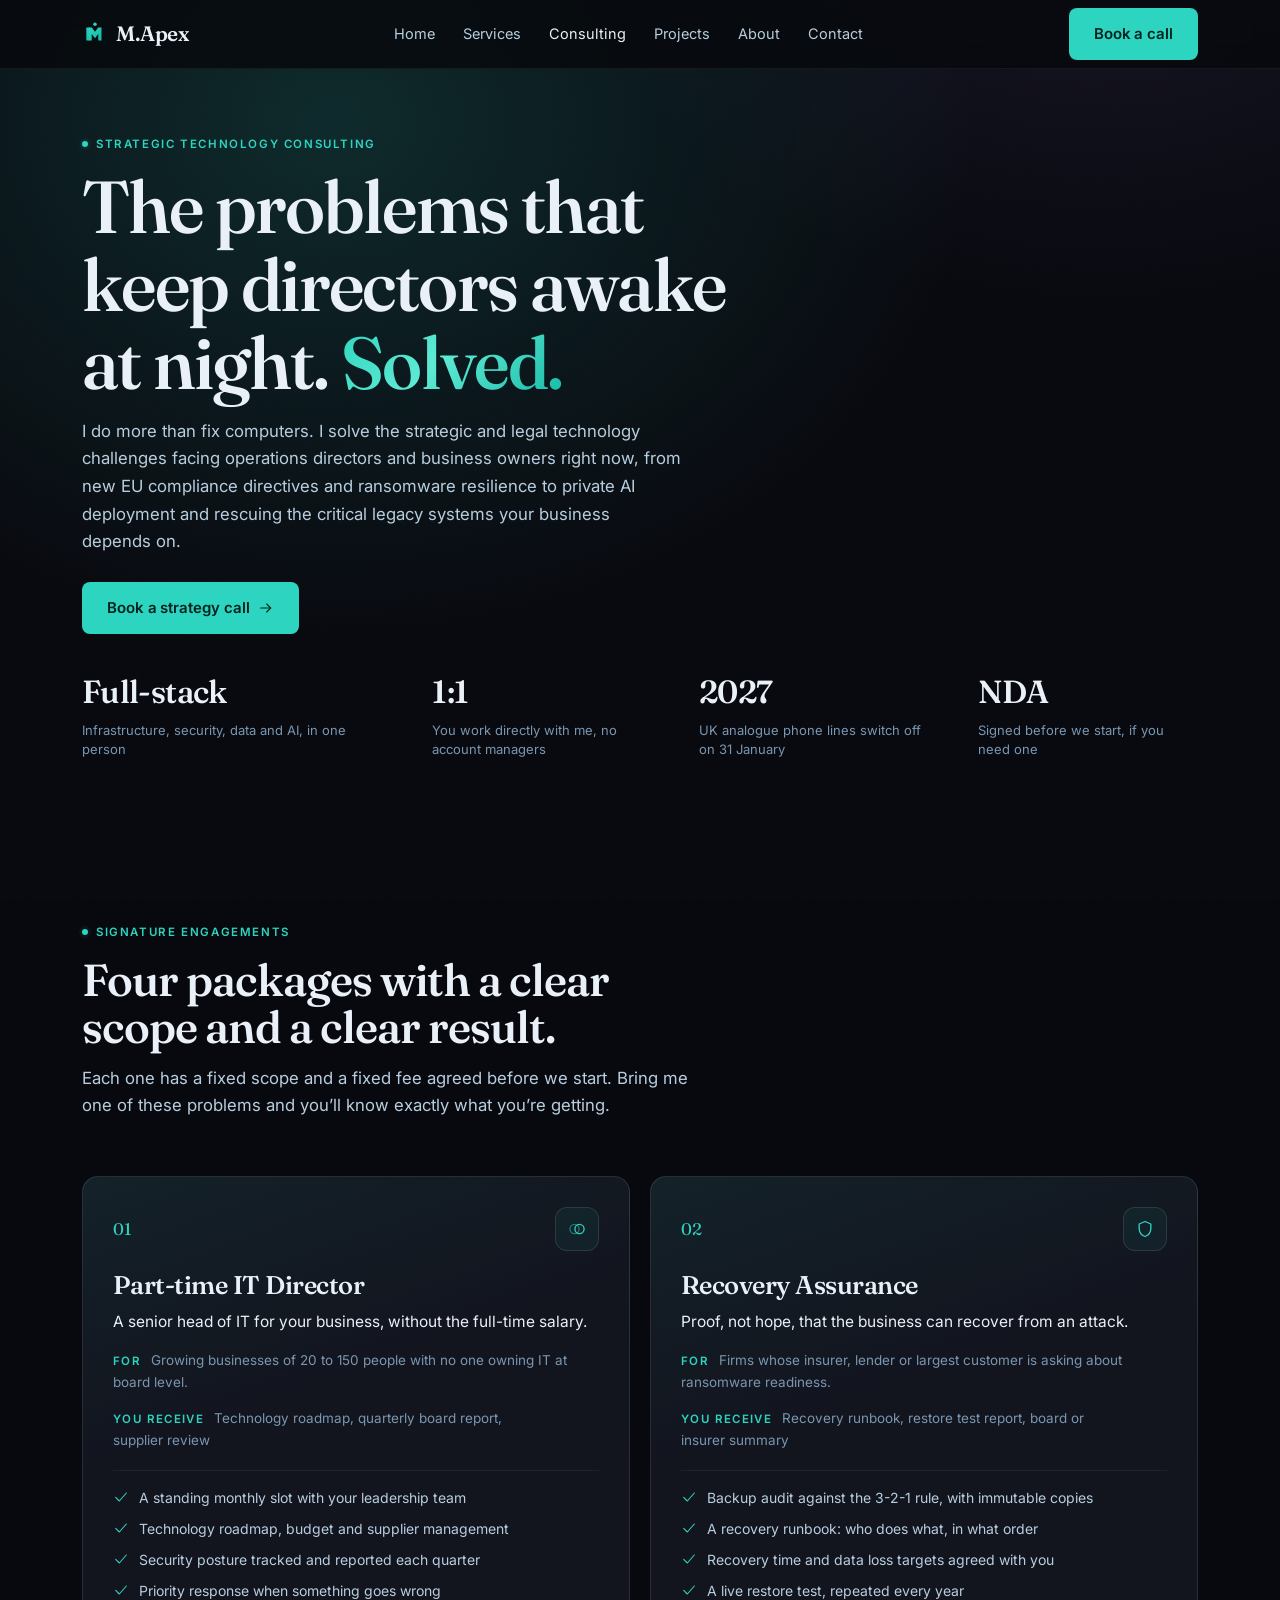
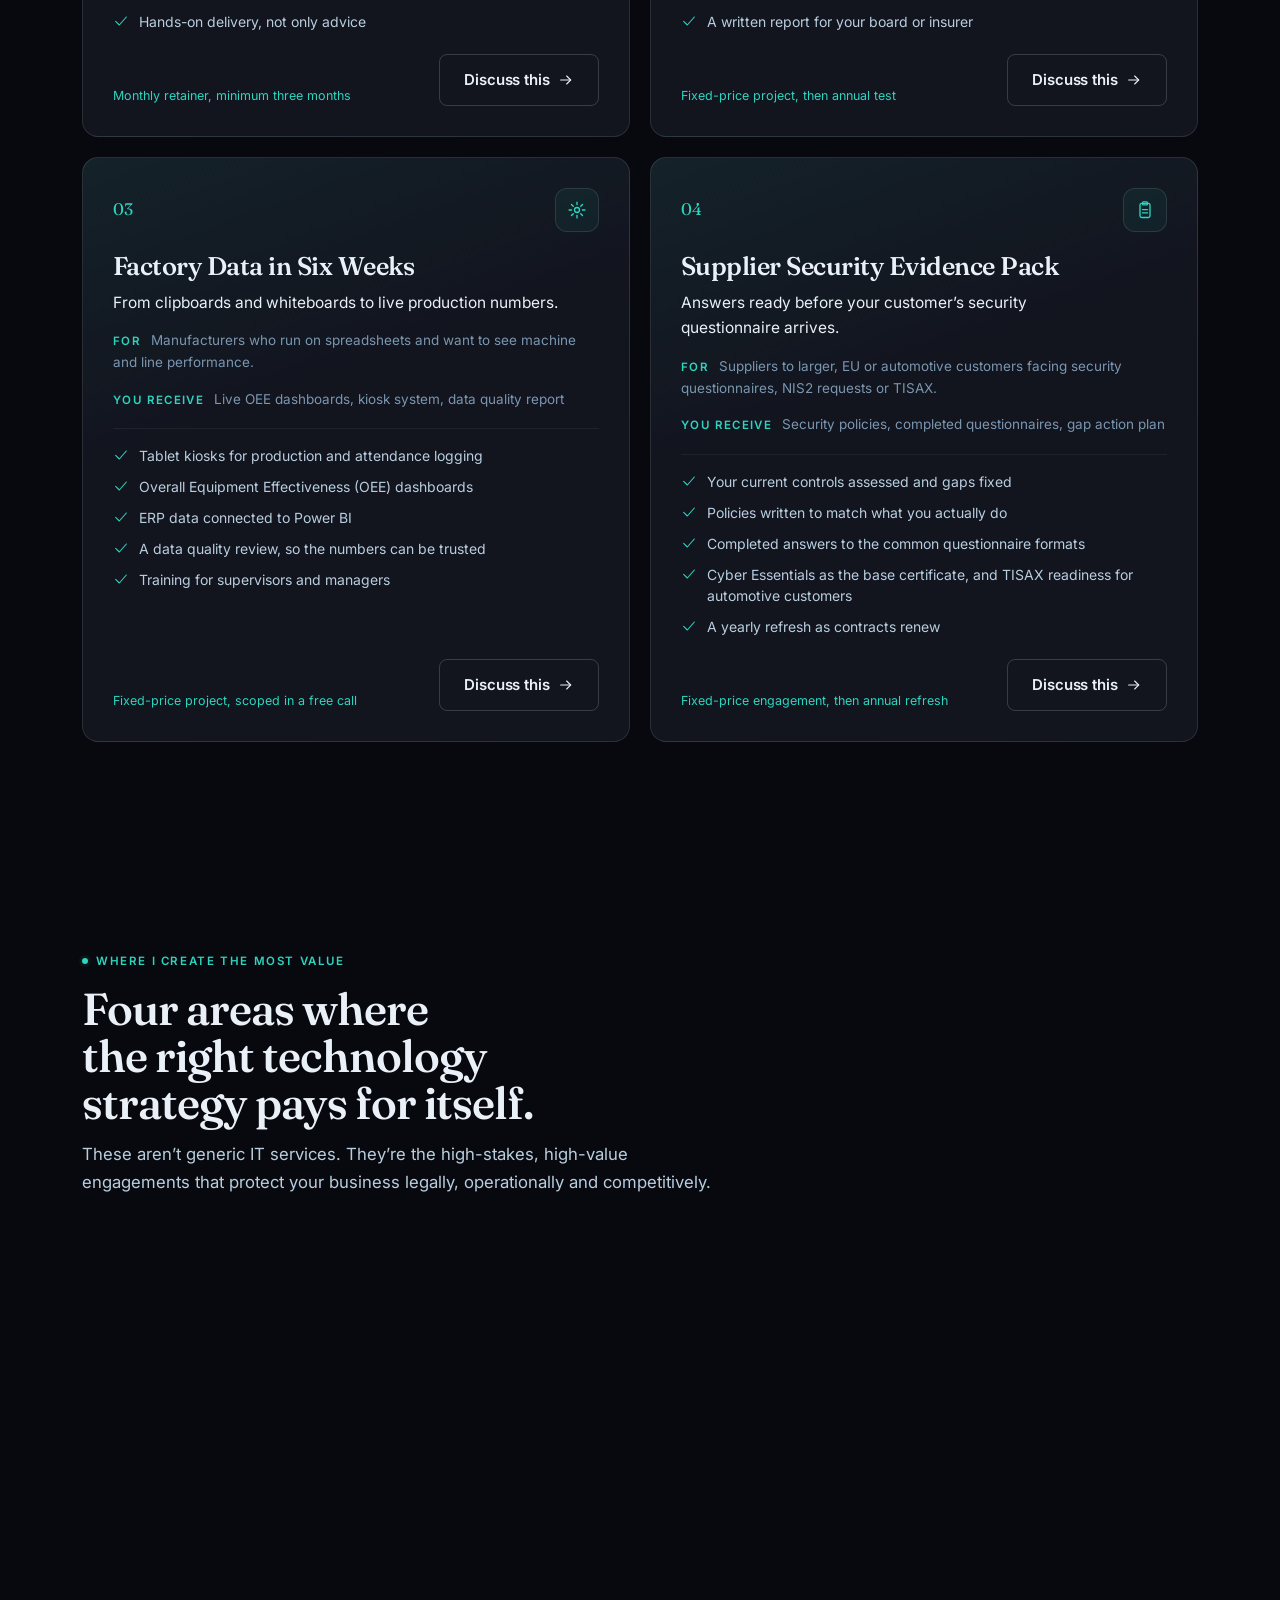
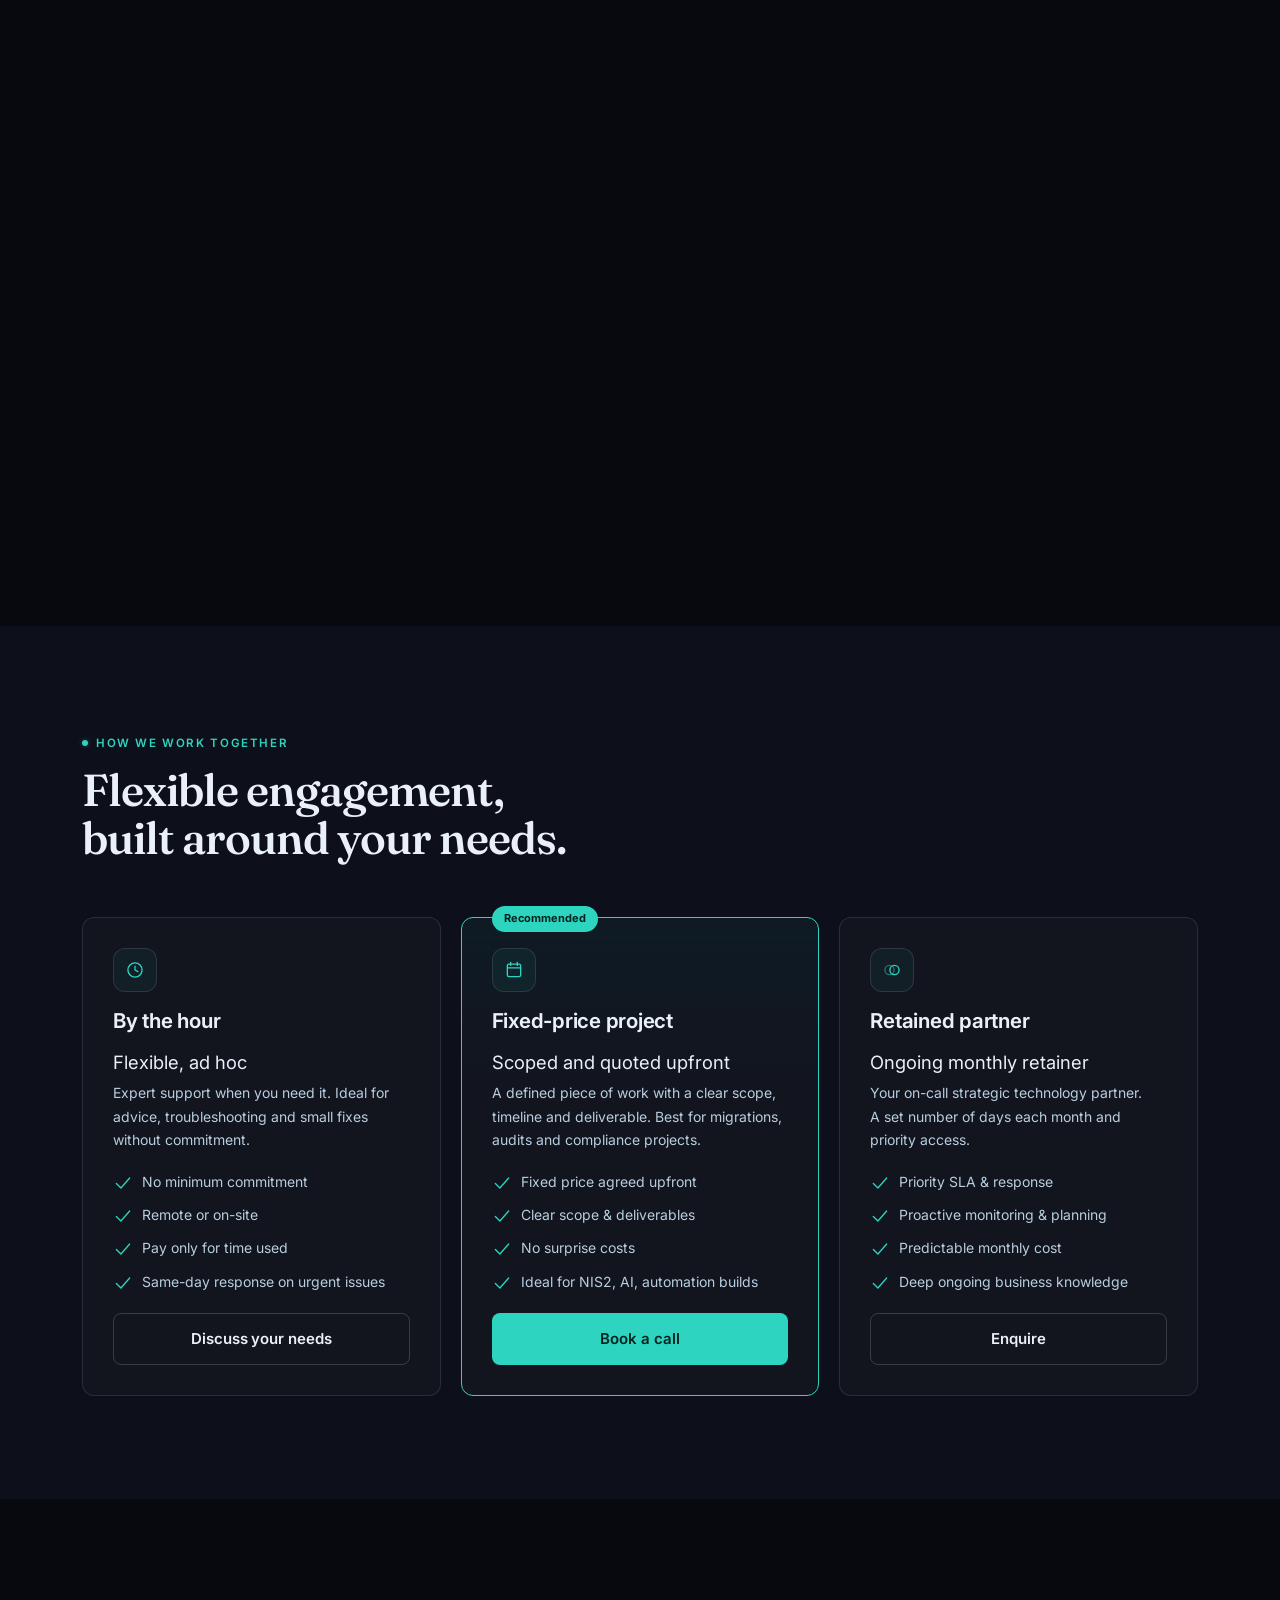
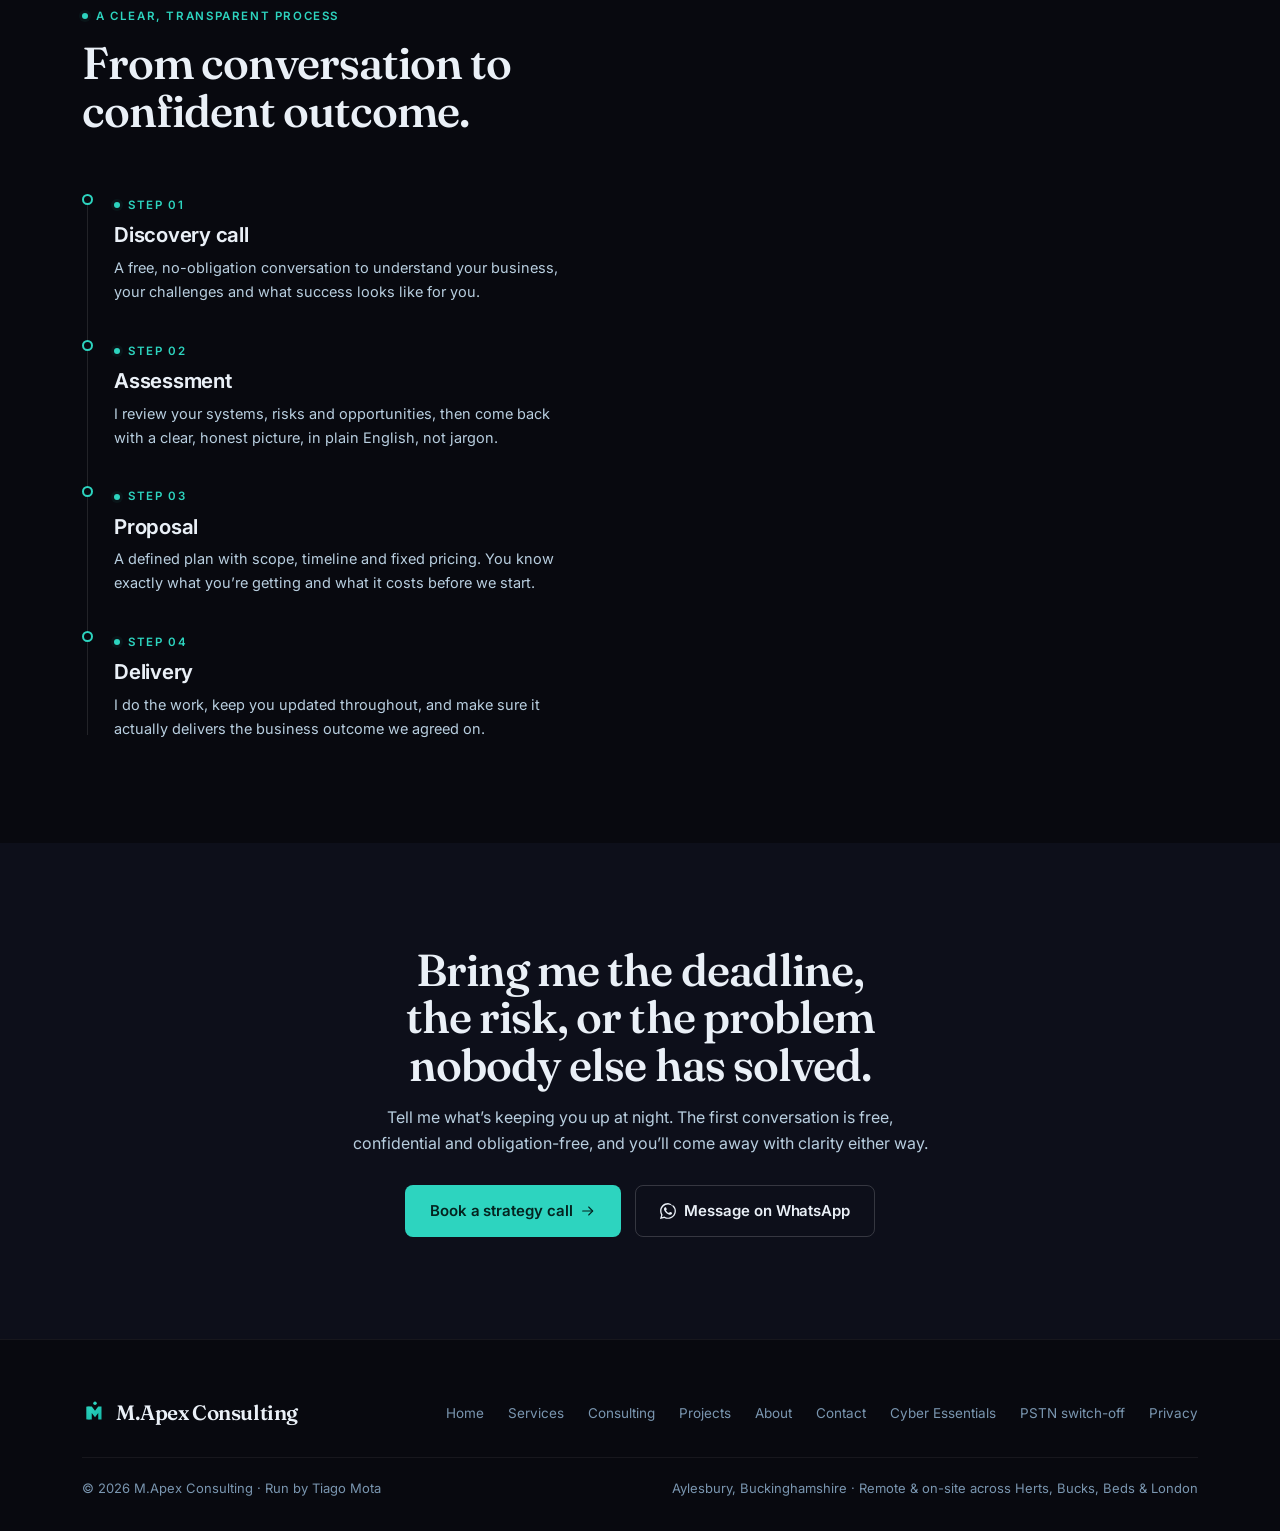
<file: consulting.html>
<!DOCTYPE html>
<html lang="en-GB">
<head>
<meta charset="UTF-8">
<meta name="viewport" content="width=device-width,initial-scale=1,viewport-fit=cover">
<title>Strategic IT Consulting | NIS2, AI & Cybersecurity | M.Apex</title>
<meta name="description" content="Strategic technology consulting for UK operations directors: NIS2, ransomware resilience, private AI deployment and legacy system rescue.">
<link rel="canonical" href="https://mapexconsulting.co.uk/consulting.html">

<link rel="icon" type="image/svg+xml" href="/favicon.svg">
<link rel="icon" type="image/png" sizes="32x32" href="/favicon-32.png">
<link rel="icon" type="image/png" sizes="16x16" href="/favicon-16.png">
<link rel="apple-touch-icon" href="/apple-touch-icon.png">
<link rel="manifest" href="/site.webmanifest">
<meta name="theme-color" content="#08090f">

<meta property="og:type" content="website">
<meta property="og:site_name" content="M.Apex Consulting">
<meta property="og:title" content="Strategic IT Consulting | NIS2, AI & Cybersecurity | M.Apex">
<meta property="og:description" content="Strategic technology consulting for UK operations directors: NIS2, ransomware resilience, private AI deployment and legacy system rescue.">
<meta property="og:url" content="https://mapexconsulting.co.uk/consulting.html">
<meta property="og:image" content="https://mapexconsulting.co.uk/og-image.jpg">
<meta property="og:image:width" content="1200">
<meta property="og:image:height" content="630">
<meta property="og:locale" content="en_GB">

<meta name="twitter:card" content="summary_large_image">
<meta name="twitter:title" content="Strategic IT Consulting | NIS2, AI & Cybersecurity | M.Apex">
<meta name="twitter:description" content="Strategic technology consulting for UK operations directors: NIS2, ransomware resilience, private AI deployment and legacy system rescue.">
<meta name="twitter:image" content="https://mapexconsulting.co.uk/og-image.jpg">

<link rel="preload" href="/fonts/inter.woff2" as="font" type="font/woff2" crossorigin>
<link rel="preload" href="/fonts/fraunces.woff2" as="font" type="font/woff2" crossorigin>
<style>
@font-face{font-family:'Fraunces Variable';font-style:normal;font-display:swap;font-weight:100 900;src:url(/fonts/fraunces.woff2) format('woff2-variations');unicode-range:U+0000-00FF,U+0131,U+0152-0153,U+02BB-02BC,U+02C6,U+02DA,U+02DC,U+0304,U+0308,U+0329,U+2000-206F,U+20AC,U+2122,U+2191,U+2193,U+2212,U+2215,U+FEFF,U+FFFD}
@font-face{font-family:'Inter Variable';font-style:normal;font-display:swap;font-weight:100 900;src:url(/fonts/inter.woff2) format('woff2-variations');unicode-range:U+0000-00FF,U+0131,U+0152-0153,U+02BB-02BC,U+02C6,U+02DA,U+02DC,U+0304,U+0308,U+0329,U+2000-206F,U+20AC,U+2122,U+2191,U+2193,U+2212,U+2215,U+FEFF,U+FFFD}
/* M.Apex Consulting: shared design system
   Teal brand accent (#2DD4BF), rich dark background, Fraunces for display moments,
   Inter for body and UI. One file, five pages, consistent everywhere. */

*,*::before,*::after{box-sizing:border-box;margin:0;padding:0}

:root{
  /* --- existing brand tokens, unchanged --- */
  --bg:#08090f;--bg2:#0d0f1a;--bg3:#12141f;
  --card:#12141e;--card2:#161927;--card3:#1a1e2e;
  --border:rgba(255,255,255,0.06);--border2:rgba(255,255,255,0.105);--border3:rgba(255,255,255,0.17);
  --accent:#2DD4BF;--accent2:#14b8a6;--accent3:rgba(45,212,191,0.1);--accent4:rgba(45,212,191,0.06);
  --text:#eaf0f7;--text2:#b8cedf;--text3:#7a96b0;
  --green:#34d399;--amber:#fbbf24;--purple:#a78bfa;--red:#f87171;
  --fh:'Inter Variable',system-ui,sans-serif;
  --fd:'Fraunces Variable',Georgia,serif;
  --fb:'Inter','Segoe UI',system-ui,-apple-system,sans-serif;
  --fm:'JetBrains Mono','SF Mono',Consolas,monospace;
  --r:8px;--r2:12px;--r3:16px;--r4:999px;
  --grad-brand:linear-gradient(135deg,#2DD4BF 0%,#5EEAD4 45%,#14b8a6 100%);
  --grad-aurora:radial-gradient(60% 60% at 30% 20%,rgba(45,212,191,0.16),transparent 70%),radial-gradient(50% 50% at 80% 0%,rgba(167,139,250,0.10),transparent 70%);

  /* --- new: layout + motion scale, additive only --- */
  --maxw:1180px;
  --pad:clamp(1.25rem,4vw,2rem);
  --gap-xs:8px;--gap-sm:12px;--gap-md:20px;--gap-lg:32px;--gap-xl:56px;
  --sec-y:clamp(4rem,8vw,7rem);
  --dur:180ms;--ease:cubic-bezier(.4,0,.2,1);
}

html{scroll-behavior:smooth}
body{
  background:var(--bg);color:var(--text);font-family:var(--fb);
  font-size:16px;line-height:1.6;-webkit-font-smoothing:antialiased;
  overflow-x:hidden;position:relative;
}
/* subtle grain, the thing that keeps a flat dark field from reading as a template */
body::before{
  content:'';position:fixed;inset:0;z-index:1;pointer-events:none;opacity:0.035;mix-blend-mode:overlay;
  background-image:url("data:image/svg+xml,%3Csvg xmlns='http://www.w3.org/2000/svg' width='180' height='180'%3E%3Cfilter id='n'%3E%3CfeTurbulence type='fractalNoise' baseFrequency='0.9' numOctaves='2' stitchTiles='stitch'/%3E%3C/filter%3E%3Crect width='100%25' height='100%25' filter='url(%23n)'/%3E%3C/svg%3E");
}
.skip-link{position:fixed;top:-60px;left:12px;z-index:200;background:var(--accent);color:#04231f;padding:12px 18px;border-radius:var(--r);font-weight:600;font-size:14px;transition:top var(--dur) var(--ease)}
.skip-link:focus-visible{top:12px}
h1,h2,h3,h4{font-family:var(--fh);font-weight:800;line-height:1.12;letter-spacing:-0.015em;color:var(--text)}
h1{font-family:var(--fd);font-weight:600;font-size:clamp(2.7rem,6vw,4.8rem);letter-spacing:-0.01em;font-style:normal}
h2{font-size:clamp(1.9rem,3.6vw,2.7rem)}
h3{font-size:1.28rem}
h4{font-size:1.05rem}
p{color:var(--text2)}
a{color:inherit;text-decoration:none}
ul{list-style:none}
img{max-width:100%;display:block}
button,input,select,textarea{font-family:var(--fb);color:var(--text);font-size:15px}
::selection{background:var(--accent);color:var(--bg)}
:focus-visible{outline:2px solid var(--accent);outline-offset:2px;border-radius:4px}
@media (prefers-reduced-motion:reduce){*{animation-duration:.01ms !important;animation-iteration-count:1 !important;transition-duration:.01ms !important;scroll-behavior:auto !important}}

.grad-text{background:var(--grad-brand);-webkit-background-clip:text;background-clip:text;color:transparent}
.aurora{position:relative}
.aurora::before{content:'';position:absolute;inset:-10% -10% auto -10%;height:140%;background:var(--grad-aurora);pointer-events:none;z-index:0}
.aurora>*{position:relative;z-index:1}

.wrap{max-width:var(--maxw);margin:0 auto;padding-left:var(--pad);padding-right:var(--pad)}
.section{padding:var(--sec-y) 0}
.section-tight{padding:clamp(2.5rem,5vw,3.5rem) 0}
.grid{display:grid;gap:var(--gap-md)}
.g-2{grid-template-columns:repeat(2,1fr)}
.g-3{grid-template-columns:repeat(3,1fr)}
.g-4{grid-template-columns:repeat(4,1fr)}
.g-auto{grid-template-columns:repeat(auto-fit,minmax(240px,1fr))}
.bento{display:grid;grid-template-columns:repeat(3,1fr);grid-auto-rows:1fr;gap:var(--gap-md)}
.bento .span-2{grid-column:span 2;grid-row:span 2}
.bento .feature{background:linear-gradient(155deg,var(--card2),var(--card));border-color:var(--border3);display:flex;flex-direction:column;justify-content:center}
@media (max-width:900px){.g-2,.g-3,.g-4{grid-template-columns:1fr 1fr}.bento{grid-template-columns:1fr 1fr}.bento .span-2{grid-column:span 2;grid-row:span 1}}
@media (max-width:640px){.g-2,.g-3,.g-4,.bento{grid-template-columns:1fr}.bento .span-2{grid-column:span 1;grid-row:span 1}}

/* icons: geometric line set, single colour, inherits from parent */
.i{width:20px;height:20px;flex-shrink:0;fill:none;stroke:currentColor;stroke-width:1.6;stroke-linecap:round;stroke-linejoin:round}
.i-fill{fill:currentColor;stroke:none}
.i-lg{width:26px;height:26px}
.i-sm{width:16px;height:16px}
.icon-tile{width:44px;height:44px;border-radius:var(--r2);background:var(--accent4);border:1px solid var(--border2);display:flex;align-items:center;justify-content:center;color:var(--accent);flex-shrink:0}
.icon-tile.solid{background:var(--accent);color:var(--bg)}

/* eyebrow + section header */
.eyebrow{display:inline-flex;align-items:center;gap:8px;font-family:var(--fm);font-size:12px;letter-spacing:.08em;text-transform:uppercase;color:var(--accent);margin-bottom:14px}
.eyebrow::before{content:'';width:6px;height:6px;border-radius:50%;background:var(--accent);box-shadow:0 0 0 3px var(--accent4)}
.sec-head{max-width:640px;margin-bottom:var(--gap-xl)}
.sec-head p{margin-top:14px;font-size:1.05rem}
.sec-head.center{margin-left:auto;margin-right:auto;text-align:center}

/* buttons */
.btn{display:inline-flex;align-items:center;justify-content:center;gap:8px;padding:13px 24px;border-radius:var(--r);font-family:var(--fb);font-weight:600;font-size:15px;border:1px solid transparent;cursor:pointer;transition:transform var(--dur) var(--ease),background var(--dur),border-color var(--dur)}
.btn:active{transform:scale(.98)}
.btn-primary{background:var(--accent);color:#04231f}
.btn-primary:hover{background:#5ee0cf}
.btn-outline{border-color:var(--border3);color:var(--text)}
.btn-outline:hover{border-color:var(--accent);color:var(--accent)}
.btn-block{width:100%}

/* nav */
nav{position:fixed;top:0;left:0;right:0;z-index:100;background:rgba(7,9,13,0.82);backdrop-filter:blur(14px);border-bottom:1px solid var(--border)}
.nav-in{max-width:var(--maxw);margin:0 auto;padding:0 var(--pad);height:68px;display:flex;align-items:center;justify-content:space-between}
.logo{display:flex;align-items:center;gap:8px;font-family:var(--fh);font-weight:800;font-size:1.05rem;color:var(--text)}
.logo svg{display:block}
.nav-links{display:flex;align-items:center;gap:28px}
.nav-links a{font-size:14.5px;color:var(--text2);transition:color var(--dur)}
.nav-links a:hover,.nav-links a.active{color:var(--text)}
.nav-cta{display:flex;align-items:center;gap:18px}
.nav-toggle{display:none;background:none;border:0;color:var(--text);cursor:pointer;padding:6px}
@media (max-width:860px){
  .nav-links{position:fixed;top:68px;left:0;right:0;background:var(--bg2);border-bottom:1px solid var(--border);flex-direction:column;align-items:flex-start;padding:18px var(--pad) 24px;gap:16px;transform:translateY(-8px);opacity:0;visibility:hidden;pointer-events:none;transition:transform var(--dur) var(--ease),opacity var(--dur),visibility 0s linear var(--dur)}
  .nav-links.open{transform:translateY(0);opacity:1;visibility:visible;pointer-events:auto;transition:transform var(--dur) var(--ease),opacity var(--dur),visibility 0s}
  .nav-cta .btn-primary{display:none}
  .nav-toggle{display:block}
}

/* footer */
footer{border-top:1px solid var(--border);padding:var(--gap-xl) 0 var(--gap-lg)}
.footer-top{display:flex;justify-content:space-between;align-items:center;flex-wrap:wrap;gap:20px;padding-bottom:28px;border-bottom:1px solid var(--border);margin-bottom:20px}
.footer-links{display:flex;gap:24px;flex-wrap:wrap}
.footer-links a{font-size:13.5px;color:var(--text3)}
.footer-links a:hover{color:var(--accent)}
.footer-bottom{font-size:13px;color:var(--text3);display:flex;justify-content:space-between;flex-wrap:wrap;gap:10px}

/* cards */
.card{background:var(--card);border:1px solid var(--border2);border-radius:var(--r2);padding:26px}
.card-hover{transition:border-color var(--dur),transform var(--dur) var(--ease)}
.card-hover:hover{border-color:var(--border3);transform:translateY(-2px)}
.feature-card h3{margin:16px 0 8px;font-size:1.05rem}
.feature-card p{font-size:14.5px}

/* badges / pills / tags */
.badge{display:inline-flex;align-items:center;gap:5px;font-size:11.5px;font-weight:600;letter-spacing:.02em;padding:4px 10px;border-radius:var(--r4);border:1px solid var(--border3);color:var(--text2)}
.badge-accent{background:var(--accent4);border-color:var(--accent3);color:var(--accent)}
.badge-amber{background:rgba(251,191,36,.1);border-color:rgba(251,191,36,.28);color:var(--amber)}
.badge-red{background:rgba(248,113,113,.1);border-color:rgba(248,113,113,.28);color:var(--red)}
.badge-purple{background:rgba(167,139,250,.1);border-color:rgba(167,139,250,.28);color:var(--purple)}
.tag-row{display:flex;flex-wrap:wrap;gap:6px;margin-top:12px}

/* status dot (replaces coloured circle emoji) */
.dot{display:inline-block;width:9px;height:9px;border-radius:50%;flex-shrink:0}
.dot-red{background:var(--red)}
.dot-amber{background:var(--amber)}
.dot-yellow{background:#fde047}
.dot-green{background:var(--green)}

/* stat strip */
.stats{display:grid;grid-template-columns:repeat(4,auto);gap:var(--gap-xl);margin-top:var(--gap-lg)}
.stat b{display:block;font-family:var(--fh);font-size:2rem;color:var(--text)}
.stat span{font-size:13px;color:var(--text3)}
@media (max-width:760px){.stats{grid-template-columns:repeat(2,auto)}}

/* testimonial */
.testi{background:var(--card);border:1px solid var(--border2);border-radius:var(--r2);padding:28px;display:flex;flex-direction:column;gap:16px}
.testi .stars{display:flex;gap:3px;color:var(--amber)}
.testi p{font-size:15px;color:var(--text2);flex-grow:1}
.testi-who{display:flex;align-items:center;gap:12px;padding-top:16px;border-top:1px solid var(--border)}
.avatar{width:38px;height:38px;border-radius:50%;background:var(--accent4);border:1px solid var(--accent3);color:var(--accent);display:flex;align-items:center;justify-content:center;font-family:var(--fh);font-weight:700;font-size:13px;flex-shrink:0}
.testi-who b{display:block;font-size:14px;color:var(--text)}
.testi-who span{font-size:12.5px;color:var(--text3)}

/* pricing */
.price-card{background:var(--card);border:1px solid var(--border2);border-radius:var(--r2);padding:30px;display:flex;flex-direction:column;position:relative}
.price-card.pop{border-color:var(--accent);background:linear-gradient(180deg,var(--accent4),var(--card) 40%)}
.price-card .pop-badge{position:absolute;top:-12px;left:30px;background:var(--accent);color:#04231f;font-size:11px;font-weight:700;padding:4px 12px;border-radius:var(--r4)}
.price-card .amount{font-family:var(--fh);font-size:2rem;margin:14px 0 4px}
.price-card .amount span{font-family:var(--fb);font-size:13px;color:var(--text3);font-weight:400}
.price-card ul{margin:20px 0;display:flex;flex-direction:column;gap:11px}
.price-card li{display:flex;align-items:flex-start;gap:9px;font-size:14px;color:var(--text2)}
.price-card li .i{color:var(--accent);margin-top:2px}

/* FAQ */
.faq-item{border-bottom:1px solid var(--border)}
.faq-item summary{list-style:none;display:flex;justify-content:space-between;align-items:center;gap:16px;padding:20px 0;cursor:pointer;font-family:var(--fh);font-weight:700;font-size:15.5px;color:var(--text)}
.faq-item summary::-webkit-details-marker{display:none}
.faq-item summary .i{transition:transform var(--dur) var(--ease);color:var(--text3)}
.faq-item[open] summary .i{transform:rotate(45deg);color:var(--accent)}
.faq-item .faq-body{padding-bottom:20px;font-size:14.5px;color:var(--text2);max-width:640px}

/* forms */
.field{display:flex;flex-direction:column;gap:7px;margin-bottom:18px}
.field label{font-size:13px;color:var(--text2)}
.field input,.field select,.field textarea{background:var(--bg2);border:1px solid var(--border2);border-radius:var(--r);padding:12px 14px;transition:border-color var(--dur)}
.field input:focus-visible,.field select:focus-visible,.field textarea:focus-visible{border-color:var(--accent);outline:none}
.field textarea{resize:vertical;min-height:110px}
.urgency{display:flex;gap:8px;flex-wrap:wrap}
.urgency label{display:flex;align-items:center;gap:8px;padding:9px 14px;border:1px solid var(--border2);border-radius:var(--r4);font-size:13.5px;color:var(--text2);cursor:pointer;transition:border-color var(--dur)}
.urgency input{position:absolute;opacity:0;pointer-events:none}
.urgency input:checked + span{color:var(--text)}
.urgency label:has(input:checked){border-color:var(--accent);background:var(--accent4)}

/* services filter tabs */
.filter-row{display:flex;flex-wrap:wrap;gap:8px;margin-bottom:var(--gap-lg)}
.filter-tab{display:flex;align-items:center;gap:7px;padding:9px 16px;border-radius:var(--r4);border:1px solid var(--border2);color:var(--text2);font-size:13.5px;cursor:pointer;background:none;transition:border-color var(--dur),color var(--dur)}
.filter-tab .i{width:15px;height:15px}
.filter-tab:hover{border-color:var(--border3);color:var(--text)}
.filter-tab.active{border-color:var(--accent);background:var(--accent4);color:var(--accent)}

.cat-block{margin-bottom:var(--gap-xl);scroll-margin-top:96px}
.cat-head{display:flex;align-items:center;gap:14px;margin-bottom:22px;padding-bottom:18px;border-bottom:1px solid var(--border)}
.cat-head .icon-tile{width:40px;height:40px}
.cat-head .meta{font-size:13px;color:var(--text3)}
.svc-card{background:var(--card);border:1px solid var(--border2);border-radius:var(--r2);padding:22px;display:flex;flex-direction:column;gap:10px}
.svc-card h4{font-size:15px}
.svc-card p{font-size:13.5px;line-height:1.55}
.svc-price{font-family:var(--fm);font-size:12.5px;color:var(--accent);margin-top:auto;padding-top:4px}
.svc-foot{display:flex;justify-content:space-between;align-items:center;margin-top:6px}
.svc-link{font-size:13px;color:var(--text2);display:flex;align-items:center;gap:5px}
.svc-link:hover{color:var(--accent)}

/* ticker (pure CSS marquee, no duplicated markup needed twice in DOM for a11y) */
.ticker{border-top:1px solid var(--border);border-bottom:1px solid var(--border);background:var(--bg2);overflow:hidden;padding:14px 0}
.ticker-track{display:flex;gap:40px;width:max-content;animation:scroll 38s linear infinite}
.ticker:hover .ticker-track{animation-play-state:paused}
.ticker-track span{font-size:13px;color:var(--text3);white-space:nowrap;display:flex;align-items:center;gap:10px}
.ticker-track span::after{content:'·';color:var(--border3);margin-left:30px}
@keyframes scroll{from{transform:translateX(0)}to{transform:translateX(-50%)}}

/* signature motif: node/status line, echoes the logo's dot, used as a quiet structural device on process + timeline blocks */
.node-line{position:relative;padding-left:32px}
.node-line::before{content:'';position:absolute;left:5px;top:6px;bottom:6px;width:1px;background:var(--border2)}
.node-item{position:relative;padding-bottom:32px}
.node-item::before{content:'';position:absolute;left:-32px;top:4px;width:11px;height:11px;border-radius:50%;background:var(--bg);border:2px solid var(--accent)}
.node-item:last-child{padding-bottom:0}

.divider{height:1px;background:var(--border);border:0;margin:0}
.muted{color:var(--text3)}
.center{text-align:center}
.mono{font-family:var(--fm)}

/* scroll-aware header, hides on scroll down, returns on scroll up (FourFold / Josh Kremer pattern) */
nav{transition:transform .32s var(--ease),background var(--dur)}
nav.nav-hidden{transform:translateY(-100%)}

/* back-to-top: services.html is long enough to genuinely need it (Jack Dalrymple pattern) */
.to-top{position:fixed;right:22px;bottom:22px;z-index:90;width:44px;height:44px;border-radius:50%;background:var(--card2);border:1px solid var(--border3);color:var(--text2);display:flex;align-items:center;justify-content:center;cursor:pointer;opacity:0;pointer-events:none;transform:translateY(8px);transition:opacity var(--dur),transform var(--dur) var(--ease),border-color var(--dur),color var(--dur)}
.to-top.show{opacity:1;pointer-events:auto;transform:translateY(0)}
.to-top:hover{border-color:var(--accent);color:var(--accent)}
.to-top .i{transform:rotate(-90deg)}

/* "start from your problem" entry grid: navigation by client need, not by our own structure (Kearney pattern) */
.problem-grid{display:grid;grid-template-columns:repeat(auto-fit,minmax(260px,1fr));gap:var(--gap-sm)}
.problem-card{display:flex;align-items:flex-start;gap:14px;padding:20px;background:var(--card);border:1px solid var(--border2);border-radius:var(--r2);text-decoration:none;transition:border-color var(--dur),transform var(--dur) var(--ease)}
.problem-card:hover{border-color:var(--accent);transform:translateY(-2px)}
.problem-card .icon-tile{width:38px;height:38px}
.problem-card q{display:block;font-size:14.5px;color:var(--text);font-style:italic;line-height:1.5;quotes:'\201C' '\201D'}
.problem-card .route{display:block;font-size:12.5px;color:var(--text3);margin-top:7px}
.problem-card:hover .route{color:var(--accent)}

/* comparison block: typical agency vs M.Apex, a proven B2B pattern that was still missing */
.compare-grid{display:grid;grid-template-columns:1fr 1fr;gap:0;border:1px solid var(--border2);border-radius:var(--r2);overflow:hidden}
.compare-col{padding:28px}
.compare-col.win{background:var(--accent4);position:relative}
.compare-col.win::before{content:'';position:absolute;inset:0;border-left:1px solid var(--accent3);pointer-events:none}
.compare-col h4{font-family:var(--fh);font-size:1.05rem;margin-bottom:18px;display:flex;align-items:center;gap:9px}
.compare-col.win h4{color:var(--accent)}
.compare-row{display:flex;align-items:flex-start;gap:10px;padding:11px 0;border-top:1px solid var(--border)}
.compare-row:first-of-type{border-top:0}
.compare-row .i{margin-top:2px;flex-shrink:0}
.compare-col:not(.win) .compare-row .i{color:var(--text3)}
.compare-col.win .compare-row .i{color:var(--accent)}
.compare-row span{font-size:14px;color:var(--text2)}
@media (max-width:700px){.compare-grid{grid-template-columns:1fr}.compare-col.win::before{border-left:0;border-top:1px solid var(--accent3)}}

@media (max-width:640px){
  .footer-top,.footer-bottom{flex-direction:column;align-items:flex-start}
  .to-top{right:14px;bottom:14px}
}

/* content is visible immediately, no scroll-triggered opacity gating: see changelog for why */

/* hover polish on interactive surfaces */
.card,.price-card,.testi,.svc-card{transition:border-color var(--dur) var(--ease),transform var(--dur) var(--ease),box-shadow var(--dur) var(--ease)}
.card:hover,.svc-card:hover{border-color:var(--accent3);transform:translateY(-3px);box-shadow:0 16px 40px -20px rgba(45,212,191,0.25)}
.price-card:hover{transform:translateY(-3px)}
.filter-tab,.btn{transition:transform var(--dur) var(--ease),border-color var(--dur),background var(--dur),color var(--dur),box-shadow var(--dur)}
.btn-primary:hover{box-shadow:0 10px 28px -12px rgba(45,212,191,0.55)}

/* hero network visual: signature element, echoes the logo's node/connection language */
.net-viz{position:absolute;top:0;right:0;width:min(46vw,460px);height:460px;pointer-events:none;opacity:0.9}
.net-viz line{stroke:var(--accent);stroke-width:1;opacity:0.14}
.net-viz circle{fill:var(--accent);animation:netpulse 4.5s ease-in-out infinite;transform-box:fill-box;transform-origin:center}
@keyframes netpulse{0%,100%{opacity:.35;transform:scale(1)}50%{opacity:1;transform:scale(1.45)}}
.hero-shell{position:relative;overflow:hidden}
.hero-shell::before{content:'';position:absolute;inset:-15% -10% auto -10%;height:150%;background:var(--grad-aurora);pointer-events:none;z-index:0}
.hero-shell>.wrap{position:relative;z-index:1}
@media (max-width:1000px){.net-viz{display:none}}
@media (prefers-reduced-motion:reduce){.net-viz circle{animation:none;opacity:.6}}

/* status pulse: small live indicator on the active-services panel, same signature language */
.pulse-dot{position:relative;width:7px;height:7px;border-radius:50%;flex-shrink:0}
.pulse-dot::after{content:'';position:absolute;inset:-4px;border-radius:50%;border:1px solid currentColor;animation:pulsering 2.2s ease-out infinite}
@media (prefers-reduced-motion:reduce){.pulse-dot::after{animation:none}}
@keyframes pulsering{0%{opacity:.7;transform:scale(.5)}100%{opacity:0;transform:scale(1.6)}}

/* testimonial slider */
.slider{position:relative}
.slider-track{display:flex;transition:transform .5s var(--ease)}
.slider-viewport{overflow:hidden;border-radius:var(--r2)}
.slider-track .testi{flex:0 0 100%;margin:0 2px}
.slider-dots{display:flex;justify-content:center;gap:8px;margin-top:22px}
.slider-dots button{width:8px;height:8px;border-radius:50%;border:0;background:var(--border3);cursor:pointer;padding:0;transition:background var(--dur),width var(--dur)}
.slider-dots button.active{background:var(--accent);width:22px;border-radius:4px}

/* active-services status list */
.status-row{display:flex;align-items:center;gap:12px;padding:13px 0;border-bottom:1px solid var(--border)}
.status-row:last-child{border-bottom:0}
.status-row .icon-tile{width:34px;height:34px}
.status-row .name{flex:1;font-size:14px;color:var(--text)}
.status-label{display:flex;align-items:center;gap:7px;font-size:12px;color:var(--text3)}

/* on-page search, shows up where content is long enough to need it */
.search-box{position:relative;margin-bottom:var(--gap-md)}
.search-box .i{position:absolute;left:16px;top:50%;transform:translateY(-50%);color:var(--text3);pointer-events:none}
.search-box input{width:100%;padding:14px 16px 14px 46px;background:var(--card);border:1px solid var(--border2);border-radius:var(--r2);font-size:15px}
.search-box input:focus-visible{border-color:var(--accent);outline:none}
.search-box .clear-search{position:absolute;right:12px;top:50%;transform:translateY(-50%);background:none;border:0;color:var(--text3);cursor:pointer;padding:6px;display:none}
.search-box.has-value .clear-search{display:block}
.no-results{display:none;text-align:center;padding:60px 20px;color:var(--text3)}
.no-results.show{display:block}


/* guidelines pass: theming, touch, typography, focus, a11y helpers */
html{color-scheme:dark;scroll-padding-top:88px;-webkit-tap-highlight-color:rgba(45,212,191,0.18)}
@media (pointer:fine){html{overscroll-behavior:none}}
a,button,input,select,textarea,label,summary{touch-action:manipulation}
h1,h2,h3{text-wrap:balance}
p{text-wrap:pretty}
.stat b,.mono{font-variant-numeric:tabular-nums}
.h4{font-size:1.05rem}
.compare-col h3{font-family:var(--fh);font-size:1.05rem;margin-bottom:18px;display:flex;align-items:center;gap:9px}
.compare-col.win h3{color:var(--accent)}
.card,.svc-card,.testi,.problem-card{overflow-wrap:break-word}
.status-row .name{min-width:0}
.field input:focus-visible,.field select:focus-visible,.field textarea:focus-visible,.search-box input:focus-visible{box-shadow:0 0 0 3px var(--accent3)}
.field select option{background:var(--bg2);color:var(--text)}
fieldset{border:0;margin:0;padding:0;min-width:0}
legend{font-size:13px;color:var(--text2);margin-bottom:7px;padding:0}
.field-error{color:var(--red);font-size:13px;margin-bottom:14px}
.field-error:empty{display:none}
.wrap,.nav-in{padding-left:max(var(--pad),env(safe-area-inset-left));padding-right:max(var(--pad),env(safe-area-inset-right))}
.to-top{bottom:max(22px,calc(env(safe-area-inset-bottom) + 12px))}
.cat-block{content-visibility:auto;contain-intrinsic-size:auto 900px}
.slider-dots{align-items:center}
.slider-dots button{position:relative}
.slider-dots button::before{content:'';position:absolute;inset:-12px -6px}
.motion-toggle{display:inline-flex;align-items:center;justify-content:center;width:32px;height:32px;border-radius:50%;border:1px solid var(--border3);background:var(--card);color:var(--text2);cursor:pointer;transition:border-color var(--dur),color var(--dur)}
.motion-toggle:hover{border-color:var(--accent);color:var(--accent)}
.motion-toggle .i{width:14px;height:14px}
.ticker{position:relative}
.ticker .motion-toggle{position:absolute;right:max(12px,env(safe-area-inset-right));top:50%;transform:translateY(-50%);z-index:2}
.ticker.paused .ticker-track{animation-play-state:paused}
.sr-only{position:absolute;width:1px;height:1px;padding:0;margin:-1px;overflow:hidden;clip:rect(0,0,0,0);white-space:nowrap;border:0}

/* type system: Fraunces for headlines, Inter for everything you read or tap, Fraunces also for the logo wordmark */
:root{--fd:'Fraunces Variable',Georgia,'Times New Roman',serif;--fh:'Inter Variable',system-ui,-apple-system,'Segoe UI',sans-serif;--fb:'Inter Variable',system-ui,-apple-system,'Segoe UI',sans-serif;--fm:'Inter Variable',system-ui,-apple-system,'Segoe UI',sans-serif}
body{font-feature-settings:'cv11','ss01';font-optical-sizing:auto}
h1,h2{font-family:var(--fd);font-weight:560;letter-spacing:-0.022em;line-height:1.06;font-optical-sizing:auto}
h1{font-size:clamp(2.35rem,6vw,4.6rem)}
h2{font-size:clamp(1.85rem,3.6vw,2.8rem)}
h3,h4{font-family:var(--fh);font-weight:640;letter-spacing:-0.012em;line-height:1.25}
.feature.span-2 h3{font-family:var(--fd);font-weight:560;letter-spacing:-0.015em}
.stat b{font-family:var(--fd);font-weight:560;letter-spacing:-0.02em}
.logo{font-family:var(--fd);font-weight:600;font-size:1.3rem;letter-spacing:-0.02em}
.eyebrow{font-weight:600;font-size:11.5px;letter-spacing:.14em}
.btn{font-weight:600;letter-spacing:-0.005em}
p{line-height:1.65}

/* phone layout */
.mbar{display:none}
@media (max-width:640px){
  :root{--sec-y:clamp(3.25rem,12vw,4.5rem);--pad:20px}
  body{font-size:16px}
  h1{font-size:clamp(2.2rem,10.2vw,2.9rem);line-height:1.04}
  h2{font-size:clamp(1.7rem,7.6vw,2.1rem);line-height:1.1}
  .sec-head{margin-bottom:28px}
  .sec-head p,header p{font-size:1rem}
  header .btn{flex:1 1 100%}
  .stats{gap:22px 28px;margin-top:28px}
  .stat b{font-size:1.7rem}
    .stat span{font-size:12.5px}
  .card,.price-card,.svc-card{padding:20px}
  .status-row{padding:10px 0}
  .problem-card{padding:16px}
  input,select,textarea{font-size:16px}
  .filter-row{flex-wrap:nowrap;overflow-x:auto;margin-left:calc(-1 * var(--pad));margin-right:calc(-1 * var(--pad));padding:2px var(--pad) 8px;scrollbar-width:none;scroll-snap-type:x proximity}
  .filter-row::-webkit-scrollbar{display:none}
  .filter-tab{flex:0 0 auto;scroll-snap-align:start}
  .footer-links{gap:6px 18px}
  .footer-links a{display:inline-block;padding:6px 0;font-size:14px}
  .mbar{display:flex;position:fixed;left:0;right:0;bottom:0;z-index:95;gap:10px;padding:10px max(16px,env(safe-area-inset-right)) calc(10px + env(safe-area-inset-bottom)) max(16px,env(safe-area-inset-left));background:rgba(8,9,15,0.9);backdrop-filter:blur(14px);-webkit-backdrop-filter:blur(14px);border-top:1px solid var(--border2)}
  .mbar .btn{flex:1;padding:12px 10px;font-size:14.5px}
  body.has-mbar{padding-bottom:calc(72px + env(safe-area-inset-bottom))}
  .has-mbar .to-top{bottom:calc(84px + env(safe-area-inset-bottom))}
}
.stat b[style*="1.55rem"]{font-size:2rem!important}
@media (max-width:640px){.stat b,.stat b[style*="1.55rem"]{font-size:1.7rem!important}.eyebrow{letter-spacing:.1em}}
.stat span{display:block;line-height:1.45;margin-top:4px}
.pkg-grid{display:grid;grid-template-columns:repeat(2,1fr);gap:var(--gap-md)}
.pkg{display:flex;flex-direction:column;padding:30px;border-radius:var(--r3);background:linear-gradient(160deg,rgba(45,212,191,0.07),rgba(45,212,191,0) 40%),var(--card);border:1px solid var(--border2)}
.pkg-top{display:flex;align-items:center;justify-content:space-between;margin-bottom:18px}
.pkg h3{font-family:var(--fd);font-weight:560;font-size:1.6rem;letter-spacing:-0.02em}
.pkg-promise{margin-top:8px;font-size:15.5px;color:var(--text)}
.pkg-who{margin-top:14px;font-size:13.5px;color:var(--text3)}
.pkg-who b{color:var(--accent);font-weight:600;font-size:11.5px;letter-spacing:.12em;text-transform:uppercase;margin-right:6px}
.pkg ul{list-style:none;margin:18px 0 0;padding:16px 0 0;border-top:1px solid var(--border);display:flex;flex-direction:column;gap:10px}
.pkg li{display:flex;gap:10px;align-items:flex-start;font-size:14px;color:var(--text2);line-height:1.5}
.pkg li .i{color:var(--accent);margin-top:2px;width:16px;height:16px}
.pkg-foot{margin-top:auto;padding-top:22px;display:flex;align-items:center;justify-content:space-between;gap:12px;flex-wrap:wrap}
@media (max-width:900px){.pkg-grid{grid-template-columns:1fr}}
@media (max-width:640px){.pkg{padding:22px}.pkg h3{font-size:1.4rem}.pkg-foot .btn{flex:1 1 100%}}
.vnum{font-family:var(--fd);font-size:1.05rem;color:var(--accent);font-variant-numeric:tabular-nums}
</style>
<script type="application/ld+json">
{
  "@context": "https://schema.org",
  "@type": "ProfessionalService",
  "name": "M.Apex Consulting",
  "founder": {"@type": "Person", "name": "Tiago Mota", "jobTitle": "Founder and Principal Consultant"},
  "description": "UK IT consultancy covering cloud, cybersecurity, data, AI and bespoke software development for small and medium businesses.",
  "url": "https://mapexconsulting.co.uk/",
  "logo": "https://mapexconsulting.co.uk/icon-512.png",
  "image": "https://mapexconsulting.co.uk/og-image.jpg",
  "priceRange": "\u00a3\u00a3",
  "areaServed": [
    {"@type": "AdministrativeArea", "name": "Hertfordshire"},
    {"@type": "AdministrativeArea", "name": "Buckinghamshire"},
    {"@type": "AdministrativeArea", "name": "Bedfordshire"},
    {"@type": "AdministrativeArea", "name": "London"}
  ],
  "address": {
    "@type": "PostalAddress",
    "addressLocality": "Aylesbury",
    "addressRegion": "Buckinghamshire",
    "addressCountry": "GB"
  },
  "makesOffer": [
    {"@type": "Offer", "itemOffered": {"@type": "Service", "name": "Strategic Advisory"}},
    {"@type": "Offer", "itemOffered": {"@type": "Service", "name": "Infrastructure & Cloud"}},
    {"@type": "Offer", "itemOffered": {"@type": "Service", "name": "Security & Compliance"}},
    {"@type": "Offer", "itemOffered": {"@type": "Service", "name": "Data & Reporting"}},
    {"@type": "Offer", "itemOffered": {"@type": "Service", "name": "AI & Automation"}},
    {"@type": "Offer", "itemOffered": {"@type": "Service", "name": "Manufacturing & Operations"}},
    {"@type": "Offer", "itemOffered": {"@type": "Service", "name": "Digital Platforms"}},
    {"@type": "Offer", "itemOffered": {"@type": "Service", "name": "Ongoing Partnership"}}
  ]
}
</script>
</head>
<body class="has-mbar">
<svg style="display:none" aria-hidden="true" xmlns:xlink="http://www.w3.org/1999/xlink"><defs>
<symbol id="i-check" viewBox="0 0 24 24"><polyline points="4 12.5 9.5 18 20 6"/></symbol>
<symbol id="i-cloud" viewBox="0 0 24 24"><path d="M6.5 18a4 4 0 01-.5-7.97A5 5 0 0115.9 8.05 4.5 4.5 0 0117.5 18h-11z"/></symbol>
<symbol id="i-lock" viewBox="0 0 24 24"><rect x="5" y="11" width="14" height="9" rx="2"/><path d="M8 11V7a4 4 0 018 0v4"/></symbol>
<symbol id="i-shield" viewBox="0 0 24 24"><path d="M12 3l7 3v5c0 5-3 8.5-7 10-4-1.5-7-5-7-10V6l7-3z"/></symbol>
<symbol id="i-bolt" viewBox="0 0 24 24"><path d="M13 2 4 14h6l-1 8 9-12h-6l1-8z"/></symbol>
<symbol id="i-bars" viewBox="0 0 24 24"><rect x="4" y="12" width="4" height="8" rx="1" fill="currentColor" stroke="none"/><rect x="10" y="7" width="4" height="13" rx="1" fill="currentColor" stroke="none"/><rect x="16" y="3" width="4" height="17" rx="1" fill="currentColor" stroke="none"/></symbol>
<symbol id="i-node" viewBox="0 0 24 24"><circle cx="12" cy="12" r="2.3" fill="currentColor" stroke="none"/><circle cx="12" cy="4" r="1.5" fill="currentColor" stroke="none"/><circle cx="19" cy="16" r="1.5" fill="currentColor" stroke="none"/><circle cx="5" cy="16" r="1.5" fill="currentColor" stroke="none"/><line x1="12" y1="9.7" x2="12" y2="5.7"/><line x1="13.9" y1="13.3" x2="17.4" y2="15.2"/><line x1="10.1" y1="13.3" x2="6.6" y2="15.2"/></symbol>
<symbol id="i-globe" viewBox="0 0 24 24"><circle cx="12" cy="12" r="8.5"/><ellipse cx="12" cy="12" rx="3.6" ry="8.5"/><line x1="3.7" y1="12" x2="20.3" y2="12"/></symbol>
<symbol id="i-broadcast" viewBox="0 0 24 24"><path d="M4 10v4a1 1 0 001 1h1.5l7 4.5V4.5L6.5 9H5a1 1 0 00-1 1z"/><path d="M18 9a4 4 0 010 6"/></symbol>
<symbol id="i-gear" viewBox="0 0 24 24"><circle cx="12" cy="12" r="3"/><line x1="12" y1="2.5" x2="12" y2="5.5"/><line x1="12" y1="18.5" x2="12" y2="21.5"/><line x1="2.5" y1="12" x2="5.5" y2="12"/><line x1="18.5" y1="12" x2="21.5" y2="12"/><line x1="5.4" y1="5.4" x2="7.5" y2="7.5"/><line x1="16.5" y1="16.5" x2="18.6" y2="18.6"/><line x1="5.4" y1="18.6" x2="7.5" y2="16.5"/><line x1="16.5" y1="7.5" x2="18.6" y2="5.4"/></symbol>
<symbol id="i-clipboard" viewBox="0 0 24 24"><rect x="6" y="4" width="12" height="17" rx="2"/><rect x="9" y="2.3" width="6" height="3.6" rx="1"/><line x1="9" y1="11.5" x2="15" y2="11.5"/><line x1="9" y1="15.5" x2="15" y2="15.5"/></symbol>
<symbol id="i-tablet" viewBox="0 0 24 24"><rect x="5" y="2.5" width="14" height="19" rx="2"/><circle cx="12" cy="18.2" r="0.9" fill="currentColor" stroke="none"/></symbol>
<symbol id="i-cycle" viewBox="0 0 24 24"><path d="M19 12a7 7 0 10-2.5 5.4"/><polyline points="20.5 9.3 19 12.3 16.2 11"/></symbol>
<symbol id="i-link" viewBox="0 0 24 24"><rect x="3" y="9" width="10" height="6" rx="3" transform="rotate(-25 8 12)"/><rect x="11" y="9" width="10" height="6" rx="3" transform="rotate(-25 16 12)"/></symbol>
<symbol id="i-partner" viewBox="0 0 24 24"><circle cx="9" cy="12" r="5.5" opacity="0.5"/><circle cx="15" cy="12" r="5.5"/></symbol>
<symbol id="i-calendar" viewBox="0 0 24 24"><rect x="4" y="5" width="16" height="15" rx="2"/><line x1="4" y1="9.5" x2="20" y2="9.5"/><line x1="8" y1="3" x2="8" y2="6.5"/><line x1="16" y1="3" x2="16" y2="6.5"/></symbol>
<symbol id="i-clock" viewBox="0 0 24 24"><circle cx="12" cy="12" r="8.5"/><polyline points="12 7.5 12 12 15.5 14"/></symbol>
<symbol id="i-target" viewBox="0 0 24 24"><circle cx="12" cy="12" r="8.5"/><circle cx="12" cy="12" r="5"/><circle cx="12" cy="12" r="1.5" fill="currentColor" stroke="none"/></symbol>
<symbol id="i-tag" viewBox="0 0 24 24"><path d="M12.6 3.4l7.9 7.9a1.8 1.8 0 010 2.6l-5.2 5.2a1.8 1.8 0 01-2.6 0l-7.9-7.9V4.4a1 1 0 011-1h6.8z"/><circle cx="8.6" cy="8.4" r="1.2" fill="currentColor" stroke="none"/></symbol>
<symbol id="i-trend" viewBox="0 0 24 24"><polyline points="3.5 16.5 9.5 10.5 13.5 14.5 20.5 6.5"/><polyline points="14.5 6.5 20.5 6.5 20.5 12.5"/></symbol>
<symbol id="i-monitor" viewBox="0 0 24 24"><rect x="3" y="4.5" width="18" height="12.5" rx="2"/><line x1="8" y1="20.5" x2="16" y2="20.5"/><line x1="12" y1="17" x2="12" y2="20.5"/></symbol>
<symbol id="i-scale" viewBox="0 0 24 24"><line x1="12" y1="3" x2="12" y2="21"/><line x1="5" y1="7" x2="19" y2="7"/><path d="M5 7l-3.3 6.3a3.7 3.7 0 007.6 0L5 7z"/><path d="M19 7l-3.3 6.3a3.7 3.7 0 007.6 0L19 7z"/><line x1="8.5" y1="21" x2="15.5" y2="21"/></symbol>
<symbol id="i-chat" viewBox="0 0 24 24"><path d="M4 5h16v11H8.5L4 19.5V5z"/></symbol>
<symbol id="i-star" viewBox="0 0 24 24"><polygon points="12 3 14.6 9 21 9.6 16.1 13.7 17.6 20 12 16.6 6.4 20 7.9 13.7 3 9.6 9.4 9" fill="currentColor" stroke="none"/></symbol>
<symbol id="i-plus" viewBox="0 0 24 24"><line x1="12" y1="5" x2="12" y2="19"/><line x1="5" y1="12" x2="19" y2="12"/></symbol>
<symbol id="i-arrow" viewBox="0 0 24 24"><line x1="4" y1="12" x2="19" y2="12"/><polyline points="13 6 19 12 13 18"/></symbol>
<symbol id="i-pin" viewBox="0 0 24 24"><path d="M12 21s7-6.4 7-12a7 7 0 10-14 0c0 5.6 7 12 7 12z"/><circle cx="12" cy="9" r="2.4"/></symbol>
<symbol id="i-server" viewBox="0 0 24 24"><rect x="4" y="4" width="16" height="6" rx="1.5"/><rect x="4" y="14" width="16" height="6" rx="1.5"/><circle cx="7.5" cy="7" r="0.9" fill="currentColor" stroke="none"/><circle cx="7.5" cy="17" r="0.9" fill="currentColor" stroke="none"/></symbol>
<symbol id="i-sync" viewBox="0 0 24 24"><path d="M4 12a8 8 0 0114-5.3M20 12a8 8 0 01-14 5.3"/><polyline points="17.5 4.5 18 7 15.5 7.2"/><polyline points="6.5 19.5 6 17 8.5 16.8"/></symbol>
<symbol id="i-menu" viewBox="0 0 24 24"><line x1="4" y1="7" x2="20" y2="7"/><line x1="4" y1="12" x2="20" y2="12"/><line x1="4" y1="17" x2="20" y2="17"/></symbol>
<symbol id="i-search" viewBox="0 0 24 24"><circle cx="10.5" cy="10.5" r="6.5"/><line x1="15.3" y1="15.3" x2="20.5" y2="20.5"/></symbol>
<symbol id="i-x" viewBox="0 0 24 24"><line x1="5" y1="5" x2="19" y2="19"/><line x1="19" y1="5" x2="5" y2="19"/></symbol>
<symbol id="i-whatsapp" viewBox="0 0 24 24" fill="currentColor" stroke="none"><path d="M17.47 14.38c-.3-.15-1.76-.87-2.03-.97-.27-.1-.47-.15-.67.15-.2.3-.77.97-.94 1.16-.17.2-.35.22-.64.08-.3-.15-1.26-.46-2.4-1.48-.88-.79-1.48-1.76-1.65-2.06-.17-.3-.02-.46.13-.6.13-.14.3-.35.45-.52.15-.17.2-.3.3-.5.1-.2.05-.37-.02-.52-.08-.15-.67-1.61-.92-2.21-.24-.58-.49-.5-.67-.51h-.57c-.2 0-.52.07-.79.37-.27.3-1.04 1.02-1.04 2.48s1.07 2.87 1.22 3.07c.15.2 2.1 3.2 5.08 4.49.7.3 1.26.49 1.69.63.71.22 1.36.19 1.87.12.57-.09 1.76-.72 2.01-1.42.25-.69.25-1.29.17-1.41-.07-.13-.27-.2-.57-.35M12.05 22h-.01a9.87 9.87 0 01-5.04-1.38l-.36-.21-3.74.98 1-3.65-.24-.37a9.86 9.86 0 01-1.51-5.26C2.16 6.6 6.6 2.17 12.05 2.17c2.64 0 5.12 1.03 6.99 2.9a9.83 9.83 0 012.89 6.99c0 5.45-4.44 9.88-9.88 9.88M18.5 3.58A11.82 11.82 0 0012.05 0C5.5 0 .16 5.33.15 11.89c0 2.1.55 4.14 1.59 5.95L0 24l6.3-1.65a11.88 11.88 0 005.68 1.45h.01c6.55 0 11.89-5.34 11.89-11.9 0-3.17-1.24-6.17-3.48-8.32"/></symbol>
<symbol id="i-pause" viewBox="0 0 24 24"><line x1="9" y1="5" x2="9" y2="19"/><line x1="15" y1="5" x2="15" y2="19"/></symbol><symbol id="i-play" viewBox="0 0 24 24"><polygon points="7 5 19 12 7 19" fill="currentColor" stroke="none"/></symbol></defs></svg>
<a href="#main" class="skip-link">Skip to content</a>
<nav>
  <div class="nav-in">
    <a href="index.html" class="logo" translate="no"><svg width="26" height="26" viewBox="0 0 120 120" xmlns="http://www.w3.org/2000/svg" style="display:block" aria-hidden="true" focusable="false">
<defs><linearGradient id="grad" x1="0%" y1="0%" x2="100%" y2="100%">
<stop offset="0%" style="stop-color:#2DD4BF;stop-opacity:1"/>
<stop offset="100%" style="stop-color:#14b8a6;stop-opacity:1"/>
</linearGradient></defs>
<rect x="20" y="30" width="15" height="60" fill="url(#grad)" rx="2"/>
<polygon points="45,30 60,50 75,30 90,30 90,90 75,90 75,60 60,80 45,60 45,90 30,90 30,30" fill="url(#grad)"/>
<circle cx="60" cy="15" r="8" fill="#2DD4BF"/>
</svg>M.Apex</a>
    <ul class="nav-links" id="navLinks">
    <li><a href="index.html">Home</a></li>
    <li><a href="services.html">Services</a></li>
    <li><a href="consulting.html" class="active">Consulting</a></li>
    <li><a href="projects.html">Projects</a></li>
    <li><a href="about.html">About</a></li>
    <li><a href="contact.html">Contact</a></li>
    </ul>
    <div class="nav-cta">
      <a href="contact.html" class="btn btn-primary">Book a call</a>
      <button class="nav-toggle" id="navToggle" aria-label="Toggle menu" aria-expanded="false"><svg class="i" aria-hidden="true" focusable="false"><use href="#i-menu" xlink:href="#i-menu"/></svg></button>
    </div>
  </div>
</nav>
<script>
(function(){
  var t=document.getElementById('navToggle'), l=document.getElementById('navLinks');
  function set(open){ l.classList.toggle('open',open); t.setAttribute('aria-expanded',open); }
  t.addEventListener('click',function(){ set(!l.classList.contains('open')); });
  l.addEventListener('click',function(e){ if(e.target.closest('a')) set(false); });
  document.addEventListener('keydown',function(e){ if(e.key==='Escape' && l.classList.contains('open')){ set(false); t.focus(); } });
})();
</script>
<main id="main">

<header class="section-tight hero-shell" style="padding-top:calc(68px + var(--sec-y) * 0.6)">
  <div class="wrap">
    <div class="eyebrow">Strategic technology consulting</div>
    <h1 style="max-width:760px">The problems that keep directors awake at night. <span class="grad-text">Solved.</span></h1>
    <p style="max-width:600px;margin-top:16px;font-size:1.05rem">I do more than fix computers. I solve the strategic and legal technology challenges facing operations directors and business owners right now, from new EU compliance directives and ransomware resilience to private AI deployment and rescuing the critical legacy systems your business depends on.</p>
    <a href="contact.html" class="btn btn-primary" style="margin-top:26px">Book a strategy call <svg class="i i-sm" aria-hidden="true" focusable="false"><use href="#i-arrow" xlink:href="#i-arrow"/></svg></a>
    <div class="stats"><div class="stat"><b style="font-size:1.55rem;white-space:nowrap">Full-stack</b><span>Infrastructure, security, data and AI, in one person</span></div><div class="stat"><b style="">1:1</b><span>You work directly with me, no account managers</span></div><div class="stat"><b style="">2027</b><span>UK analogue phone lines switch off on 31 January</span></div><div class="stat"><b style="">NDA</b><span>Signed before we start, if you need one</span></div></div>
  </div>
</header>

<section class="section" id="packages">
  <div class="wrap">
    <div class="sec-head">
      <div class="eyebrow">Signature engagements</div>
      <h2>Four packages with a clear scope and a clear result.</h2>
      <p>Each one has a fixed scope and a fixed fee agreed before we start. Bring me one of these problems and you’ll know exactly what you’re getting.</p>
    </div>
    <div class="pkg-grid"><article class="pkg">
      <div class="pkg-top"><span class="vnum">01</span><div class="icon-tile"><svg class="i" aria-hidden="true" focusable="false"><use href="#i-partner" xlink:href="#i-partner"/></svg></div></div>
      <h3>Part-time IT Director</h3>
      <p class="pkg-promise">A senior head of IT for your business, without the full-time salary.</p>
      <p class="pkg-who"><b>For</b> Growing businesses of 20 to 150 people with no one owning IT at board level.</p>
      <p class="pkg-who"><b>You receive</b> Technology roadmap, quarterly board report, supplier review</p>
      <ul><li><svg class="i" aria-hidden="true" focusable="false"><use href="#i-check" xlink:href="#i-check"/></svg>A standing monthly slot with your leadership team</li><li><svg class="i" aria-hidden="true" focusable="false"><use href="#i-check" xlink:href="#i-check"/></svg>Technology roadmap, budget and supplier management</li><li><svg class="i" aria-hidden="true" focusable="false"><use href="#i-check" xlink:href="#i-check"/></svg>Security posture tracked and reported each quarter</li><li><svg class="i" aria-hidden="true" focusable="false"><use href="#i-check" xlink:href="#i-check"/></svg>Priority response when something goes wrong</li><li><svg class="i" aria-hidden="true" focusable="false"><use href="#i-check" xlink:href="#i-check"/></svg>Hands-on delivery, not only advice</li></ul>
      <div class="pkg-foot"><span class="svc-price">Monthly retainer, minimum three months</span><a href="contact.html" class="btn btn-outline">Discuss this <svg class="i i-sm" aria-hidden="true" focusable="false"><use href="#i-arrow" xlink:href="#i-arrow"/></svg></a></div>
    </article><article class="pkg">
      <div class="pkg-top"><span class="vnum">02</span><div class="icon-tile"><svg class="i" aria-hidden="true" focusable="false"><use href="#i-shield" xlink:href="#i-shield"/></svg></div></div>
      <h3>Recovery Assurance</h3>
      <p class="pkg-promise">Proof, not hope, that the business can recover from an attack.</p>
      <p class="pkg-who"><b>For</b> Firms whose insurer, lender or largest customer is asking about ransomware readiness.</p>
      <p class="pkg-who"><b>You receive</b> Recovery runbook, restore test report, board or insurer summary</p>
      <ul><li><svg class="i" aria-hidden="true" focusable="false"><use href="#i-check" xlink:href="#i-check"/></svg>Backup audit against the 3-2-1 rule, with immutable copies</li><li><svg class="i" aria-hidden="true" focusable="false"><use href="#i-check" xlink:href="#i-check"/></svg>A recovery runbook: who does what, in what order</li><li><svg class="i" aria-hidden="true" focusable="false"><use href="#i-check" xlink:href="#i-check"/></svg>Recovery time and data loss targets agreed with you</li><li><svg class="i" aria-hidden="true" focusable="false"><use href="#i-check" xlink:href="#i-check"/></svg>A live restore test, repeated every year</li><li><svg class="i" aria-hidden="true" focusable="false"><use href="#i-check" xlink:href="#i-check"/></svg>A written report for your board or insurer</li></ul>
      <div class="pkg-foot"><span class="svc-price">Fixed-price project, then annual test</span><a href="contact.html" class="btn btn-outline">Discuss this <svg class="i i-sm" aria-hidden="true" focusable="false"><use href="#i-arrow" xlink:href="#i-arrow"/></svg></a></div>
    </article><article class="pkg">
      <div class="pkg-top"><span class="vnum">03</span><div class="icon-tile"><svg class="i" aria-hidden="true" focusable="false"><use href="#i-gear" xlink:href="#i-gear"/></svg></div></div>
      <h3>Factory Data in Six Weeks</h3>
      <p class="pkg-promise">From clipboards and whiteboards to live production numbers.</p>
      <p class="pkg-who"><b>For</b> Manufacturers who run on spreadsheets and want to see machine and line performance.</p>
      <p class="pkg-who"><b>You receive</b> Live OEE dashboards, kiosk system, data quality report</p>
      <ul><li><svg class="i" aria-hidden="true" focusable="false"><use href="#i-check" xlink:href="#i-check"/></svg>Tablet kiosks for production and attendance logging</li><li><svg class="i" aria-hidden="true" focusable="false"><use href="#i-check" xlink:href="#i-check"/></svg>Overall Equipment Effectiveness (OEE) dashboards</li><li><svg class="i" aria-hidden="true" focusable="false"><use href="#i-check" xlink:href="#i-check"/></svg>ERP data connected to Power BI</li><li><svg class="i" aria-hidden="true" focusable="false"><use href="#i-check" xlink:href="#i-check"/></svg>A data quality review, so the numbers can be trusted</li><li><svg class="i" aria-hidden="true" focusable="false"><use href="#i-check" xlink:href="#i-check"/></svg>Training for supervisors and managers</li></ul>
      <div class="pkg-foot"><span class="svc-price">Fixed-price project, scoped in a free call</span><a href="contact.html" class="btn btn-outline">Discuss this <svg class="i i-sm" aria-hidden="true" focusable="false"><use href="#i-arrow" xlink:href="#i-arrow"/></svg></a></div>
    </article><article class="pkg">
      <div class="pkg-top"><span class="vnum">04</span><div class="icon-tile"><svg class="i" aria-hidden="true" focusable="false"><use href="#i-clipboard" xlink:href="#i-clipboard"/></svg></div></div>
      <h3>Supplier Security Evidence Pack</h3>
      <p class="pkg-promise">Answers ready before your customer’s security questionnaire arrives.</p>
      <p class="pkg-who"><b>For</b> Suppliers to larger, EU or automotive customers facing security questionnaires, NIS2 requests or TISAX.</p>
      <p class="pkg-who"><b>You receive</b> Security policies, completed questionnaires, gap action plan</p>
      <ul><li><svg class="i" aria-hidden="true" focusable="false"><use href="#i-check" xlink:href="#i-check"/></svg>Your current controls assessed and gaps fixed</li><li><svg class="i" aria-hidden="true" focusable="false"><use href="#i-check" xlink:href="#i-check"/></svg>Policies written to match what you actually do</li><li><svg class="i" aria-hidden="true" focusable="false"><use href="#i-check" xlink:href="#i-check"/></svg>Completed answers to the common questionnaire formats</li><li><svg class="i" aria-hidden="true" focusable="false"><use href="#i-check" xlink:href="#i-check"/></svg>Cyber Essentials as the base certificate, and TISAX readiness for automotive customers</li><li><svg class="i" aria-hidden="true" focusable="false"><use href="#i-check" xlink:href="#i-check"/></svg>A yearly refresh as contracts renew</li></ul>
      <div class="pkg-foot"><span class="svc-price">Fixed-price engagement, then annual refresh</span><a href="contact.html" class="btn btn-outline">Discuss this <svg class="i i-sm" aria-hidden="true" focusable="false"><use href="#i-arrow" xlink:href="#i-arrow"/></svg></a></div>
    </article></div>
  </div>
</section>

<section class="section">
  <div class="wrap">
    <div class="sec-head">
      <div class="eyebrow">Where I create the most value</div>
      <h2>Four areas where the right technology strategy pays for itself.</h2>
      <p>These aren’t generic IT services. They’re the high-stakes, high-value engagements that protect your business legally, operationally and competitively.</p>
    </div>
    <div class="cat-block">
    <div style="display:flex;align-items:baseline;gap:14px;margin-bottom:8px">
      <span class="mono" style="color:var(--accent);font-size:14px">01</span>
      <span class="muted" style="font-size:13px">Highest demand right now</span>
    </div>
    <h2 style="font-size:1.7rem;margin-bottom:14px">Cybersecurity & Legal Compliance</h2>
    <p style="max-width:640px;margin-bottom:28px">EU rules like NIS2 push security requirements down supply chains. UK firms supplying EU customers are increasingly asked to prove their security before they win or keep the contract.</p>
    <div class="grid g-3"><div class="card">
      <div class="icon-tile"><svg class="i" aria-hidden="true" focusable="false"><use href="#i-scale" xlink:href="#i-scale"/></svg></div>
      <h3 style="margin:16px 0 10px">NIS2 Directive Compliance</h3><p style="font-size:14.5px">NIS2 doesn’t apply to UK-only businesses, but if you supply manufacturing, transport or utility customers in the EU, they will pass its requirements on to you. I audit your current posture, identify the gaps, and design a practical IT resilience plan that satisfies the directive, before a customer or regulator demands proof.</p>
      <div class="tag-row"><span class="badge">EU supply chains</span><span class="badge">High value</span></div>
    </div>
    <div class="card">
      <div class="icon-tile"><svg class="i" aria-hidden="true" focusable="false"><use href="#i-shield" xlink:href="#i-shield"/></svg></div>
      <h3 style="margin:16px 0 10px">Ransomware Resilience & Business Continuity</h3><p style="font-size:14.5px">The question isn’t if you’ll be attacked, it’s when. I build and test a recovery plan so that if your factory or office goes down, you’re back up in hours, not weeks, centred on immutable, isolated backups that ransomware cannot touch or encrypt.</p>
      <div class="tag-row"><span class="badge">High value</span><span class="badge">Critical</span></div>
    </div>
    <div class="card">
      <div class="icon-tile"><svg class="i" aria-hidden="true" focusable="false"><use href="#i-lock" xlink:href="#i-lock"/></svg></div>
      <h3 style="margin:16px 0 10px">Cyber Essentials & ISO 27001</h3><p style="font-size:14.5px">Government-backed certification designed to protect against the most common attacks, and required for UK central government contracts that handle personal data. I prepare your business, fix the gaps, and guide you through certification, from basic Cyber Essentials up to ISO 27001 readiness.</p>
      <div class="tag-row"><span class="badge">Gov contracts</span></div>
    </div>
    </div>
  </div>
<div class="cat-block">
    <div style="display:flex;align-items:baseline;gap:14px;margin-bottom:8px">
      <span class="mono" style="color:var(--accent);font-size:14px">02</span>
      <span class="muted" style="font-size:13px">The real AI opportunity</span>
    </div>
    <h2 style="font-size:1.7rem;margin-bottom:14px">Practical AI & Governance</h2>
    <p style="max-width:640px;margin-bottom:28px">Businesses want AI’s productivity gains but fear data leaks and legal exposure. The answer isn’t “prompts”, it’s secure, governed integration that keeps your data in-house.</p>
    <div class="grid g-3"><div class="card">
      <div class="icon-tile"><svg class="i" aria-hidden="true" focusable="false"><use href="#i-lock" xlink:href="#i-lock"/></svg></div>
      <h3 style="margin:16px 0 10px">Private AI Deployment</h3><p style="font-size:14.5px">Deploy open-source LLMs or private Azure instances that analyse your company’s documents, technical manuals and databases with full confidentiality. Your data stays on infrastructure you control, no information goes out the door. The productivity of AI without the risk.</p>
      <div class="tag-row"><span class="badge">AI</span><span class="badge">Confidential</span></div>
    </div>
    <div class="card">
      <div class="icon-tile"><svg class="i" aria-hidden="true" focusable="false"><use href="#i-node" xlink:href="#i-node"/></svg></div>
      <h3 style="margin:16px 0 10px">Autonomous AI Agents (Copilot Studio)</h3><p style="font-size:14.5px">Go beyond conversational chatbots. I build agents that do the work: an agent that reads an incoming order email, checks stock in your ERP, and automatically generates the dispatch note. Real automation of real tasks, not only answering questions.</p>
      <div class="tag-row"><span class="badge">AI</span><span class="badge">High value</span></div>
    </div>
    <div class="card">
      <div class="icon-tile"><svg class="i" aria-hidden="true" focusable="false"><use href="#i-clipboard" xlink:href="#i-clipboard"/></svg></div>
      <h3 style="margin:16px 0 10px">AI Risk Audit & EU AI Act Governance</h3><p style="font-size:14.5px">If you sell AI-powered products or services into the EU, the EU AI Act applies to you. I help you get compliant, with proper risk classification, governance policies and documentation, so you adopt AI confidently without legal exposure.</p>
      <div class="tag-row"><span class="badge">EU AI Act</span><span class="badge">AI</span></div>
    </div>
    </div>
  </div>
<div class="cat-block">
    <div style="display:flex;align-items:baseline;gap:14px;margin-bottom:8px">
      <span class="mono" style="color:var(--accent);font-size:14px">03</span>
      <span class="muted" style="font-size:13px">My core differentiator</span>
    </div>
    <h2 style="font-size:1.7rem;margin-bottom:14px">Hyperautomation & Legacy System Rescue</h2>
    <p style="max-width:640px;margin-bottom:28px">This is where my hands-on engineering background sets me apart. I keep critical systems alive, secure and fast, and bring the shop floor into the digital age.</p>
    <div class="grid g-3"><div class="card">
      <div class="icon-tile"><svg class="i" aria-hidden="true" focusable="false"><use href="#i-gear" xlink:href="#i-gear"/></svg></div>
      <h3 style="margin:16px 0 10px">Legacy Industrial Software Rescue</h3><p style="font-size:14.5px">Critical production software still runs on old PHP, outdated SQL databases and unpatched IIS servers that nobody dares touch for fear of stopping production. I audit, optimise performance, close the security holes, and migrate them to modern Windows Server, all without breaking your business.</p>
      <div class="tag-row"><span class="badge">Core speciality</span><span class="badge">High value</span></div>
    </div>
    <div class="card">
      <div class="icon-tile"><svg class="i" aria-hidden="true" focusable="false"><use href="#i-tablet" xlink:href="#i-tablet"/></svg></div>
      <h3 style="margin:16px 0 10px">Paperless Shop Floor Automation</h3><p style="font-size:14.5px">Replace the printed Excel sheets, whiteboards and manual logs on your production lines with digital kiosks integrated into real-time dashboards. I’ve built exactly this in a live industrial environment: QR clock-in, attendance, visitor management and automated reporting, all from scratch.</p>
      <div class="tag-row"><span class="badge">Proven</span><span class="badge">High value</span></div>
    </div>
    <div class="card">
      <div class="icon-tile"><svg class="i" aria-hidden="true" focusable="false"><use href="#i-sync" xlink:href="#i-sync"/></svg></div>
      <h3 style="margin:16px 0 10px">Process Hyperautomation</h3><p style="font-size:14.5px">Map out the repetitive, manual processes draining your team’s time and rebuild them as automated workflows, connecting your ERP, email, databases and reporting tools so data flows automatically and people focus on work that matters.</p>
      <div class="tag-row"><span class="badge">High ROI</span></div>
    </div>
    </div>
  </div>
<div class="cat-block">
    <div style="display:flex;align-items:baseline;gap:14px;margin-bottom:8px">
      <span class="mono" style="color:var(--accent);font-size:14px">04</span>
      <span class="muted" style="font-size:13px">The new boardroom pressure</span>
    </div>
    <h2 style="font-size:1.7rem;margin-bottom:14px">Sustainability & ESG Data</h2>
    <p style="max-width:640px;margin-bottom:28px">Sustainability reporting bureaucracy is suffocating medium and large businesses. Banks and investors now demand it, and the data is scattered everywhere.</p>
    <div class="grid g-3"><div class="card">
      <div class="icon-tile"><svg class="i" aria-hidden="true" focusable="false"><use href="#i-cycle" xlink:href="#i-cycle"/></svg></div>
      <h3 style="margin:16px 0 10px">ESG & Carbon Footprint Reporting Automation</h3><p style="font-size:14.5px">Centralise and automate the collection of energy consumption, raw material waste and fleet data, pulling directly from IoT sensors or your ERP, to generate the sustainability reports that banks and investors now require. Turn a painful manual exercise into an automated pipeline.</p>
      <div class="tag-row"><span class="badge">Investor requirement</span><span class="badge">Growing fast</span></div>
    </div>
    <div class="card">
      <div class="icon-tile"><svg class="i" aria-hidden="true" focusable="false"><use href="#i-bars" xlink:href="#i-bars"/></svg></div>
      <h3 style="margin:16px 0 10px">Operational Data Centralisation</h3><p style="font-size:14.5px">Bring scattered operational data, from production, energy, logistics and finance, into a single source of truth with live dashboards, so leadership has the numbers they need for compliance, decisions and reporting at a glance.</p>
      <div class="tag-row"><span class="badge">High value</span></div>
    </div>
    <div class="card">
      <div class="icon-tile"><svg class="i" aria-hidden="true" focusable="false"><use href="#i-link" xlink:href="#i-link"/></svg></div>
      <h3 style="margin:16px 0 10px">IoT & Sensor Data Integration</h3><p style="font-size:14.5px">Connect the sensors and meters already on your shop floor to a central system that logs, visualises and reports the data automatically, the foundation for both ESG reporting and smarter operational decisions.</p>
      <div class="tag-row"><span class="badge">Emerging</span></div>
    </div>
    </div>
  </div>

  </div>
</section>

<section class="section" style="background:var(--bg2)">
  <div class="wrap">
    <div class="sec-head">
      <div class="eyebrow">How we work together</div>
      <h2>Flexible engagement, built around your needs.</h2>
    </div>
    <div class="grid g-3">
      <div class="price-card">
        <div class="icon-tile"><svg class="i" aria-hidden="true" focusable="false"><use href="#i-clock" xlink:href="#i-clock"/></svg></div>
        <h3 style="margin-top:16px">By the hour</h3>
        <div class="amount" style="font-size:1.15rem">Flexible, ad hoc</div>
        <p style="font-size:14px">Expert support when you need it. Ideal for advice, troubleshooting and small fixes without commitment.</p>
        <ul>
          <li><svg class="i" aria-hidden="true" focusable="false"><use href="#i-check" xlink:href="#i-check"/></svg>No minimum commitment</li>
          <li><svg class="i" aria-hidden="true" focusable="false"><use href="#i-check" xlink:href="#i-check"/></svg>Remote or on-site</li>
          <li><svg class="i" aria-hidden="true" focusable="false"><use href="#i-check" xlink:href="#i-check"/></svg>Pay only for time used</li>
          <li><svg class="i" aria-hidden="true" focusable="false"><use href="#i-check" xlink:href="#i-check"/></svg>Same-day response on urgent issues</li>
        </ul>
        <a href="contact.html" class="btn btn-outline btn-block">Discuss your needs</a>
      </div>
      <div class="price-card pop">
        <span class="pop-badge">Recommended</span>
        <div class="icon-tile"><svg class="i" aria-hidden="true" focusable="false"><use href="#i-calendar" xlink:href="#i-calendar"/></svg></div>
        <h3 style="margin-top:16px">Fixed-price project</h3>
        <div class="amount" style="font-size:1.15rem">Scoped and quoted upfront</div>
        <p style="font-size:14px">A defined piece of work with a clear scope, timeline and deliverable. Best for migrations, audits and compliance projects.</p>
        <ul>
          <li><svg class="i" aria-hidden="true" focusable="false"><use href="#i-check" xlink:href="#i-check"/></svg>Fixed price agreed upfront</li>
          <li><svg class="i" aria-hidden="true" focusable="false"><use href="#i-check" xlink:href="#i-check"/></svg>Clear scope &amp; deliverables</li>
          <li><svg class="i" aria-hidden="true" focusable="false"><use href="#i-check" xlink:href="#i-check"/></svg>No surprise costs</li>
          <li><svg class="i" aria-hidden="true" focusable="false"><use href="#i-check" xlink:href="#i-check"/></svg>Ideal for NIS2, AI, automation builds</li>
        </ul>
        <a href="contact.html" class="btn btn-primary btn-block">Book a call</a>
      </div>
      <div class="price-card">
        <div class="icon-tile"><svg class="i" aria-hidden="true" focusable="false"><use href="#i-partner" xlink:href="#i-partner"/></svg></div>
        <h3 style="margin-top:16px">Retained partner</h3>
        <div class="amount" style="font-size:1.15rem">Ongoing monthly retainer</div>
        <p style="font-size:14px">Your on-call strategic technology partner. A set number of days each month and priority access.</p>
        <ul>
          <li><svg class="i" aria-hidden="true" focusable="false"><use href="#i-check" xlink:href="#i-check"/></svg>Priority SLA &amp; response</li>
          <li><svg class="i" aria-hidden="true" focusable="false"><use href="#i-check" xlink:href="#i-check"/></svg>Proactive monitoring &amp; planning</li>
          <li><svg class="i" aria-hidden="true" focusable="false"><use href="#i-check" xlink:href="#i-check"/></svg>Predictable monthly cost</li>
          <li><svg class="i" aria-hidden="true" focusable="false"><use href="#i-check" xlink:href="#i-check"/></svg>Deep ongoing business knowledge</li>
        </ul>
        <a href="contact.html" class="btn btn-outline btn-block">Enquire</a>
      </div>
    </div>
  </div>
</section>

<section class="section">
  <div class="wrap">
    <div class="sec-head">
      <div class="eyebrow">A clear, transparent process</div>
      <h2>From conversation to confident outcome.</h2>
    </div>
    <div class="node-line"><div class="node-item"><span class="eyebrow" style="margin-bottom:8px">Step 01</span><h3 style="margin-bottom:8px">Discovery call</h3><p style="font-size:14.5px;max-width:460px">A free, no-obligation conversation to understand your business, your challenges and what success looks like for you.</p></div><div class="node-item"><span class="eyebrow" style="margin-bottom:8px">Step 02</span><h3 style="margin-bottom:8px">Assessment</h3><p style="font-size:14.5px;max-width:460px">I review your systems, risks and opportunities, then come back with a clear, honest picture, in plain English, not jargon.</p></div><div class="node-item"><span class="eyebrow" style="margin-bottom:8px">Step 03</span><h3 style="margin-bottom:8px">Proposal</h3><p style="font-size:14.5px;max-width:460px">A defined plan with scope, timeline and fixed pricing. You know exactly what you’re getting and what it costs before we start.</p></div><div class="node-item"><span class="eyebrow" style="margin-bottom:8px">Step 04</span><h3 style="margin-bottom:8px">Delivery</h3><p style="font-size:14.5px;max-width:460px">I do the work, keep you updated throughout, and make sure it actually delivers the business outcome we agreed on.</p></div></div>
  </div>
</section>

<section class="section" style="background:var(--bg2)">
  <div class="wrap center" style="max-width:640px">
    <h2>Bring me the deadline, the risk, or the problem nobody else has solved.</h2>
    <p style="margin-top:16px">Tell me what’s keeping you up at night. The first conversation is free, confidential and obligation-free, and you’ll come away with clarity either way.</p>
    <div style="display:flex;gap:14px;justify-content:center;flex-wrap:wrap;margin-top:28px">
      <a href="contact.html" class="btn btn-primary">Book a strategy call <svg class="i i-sm" aria-hidden="true" focusable="false"><use href="#i-arrow" xlink:href="#i-arrow"/></svg></a>
      <a href="https://wa.me/447349301106" class="btn btn-outline"><svg class="i i-sm" aria-hidden="true" focusable="false"><use href="#i-whatsapp" xlink:href="#i-whatsapp"/></svg>Message on WhatsApp</a>
    </div>
  </div>
</section>

</main>
<footer>
  <div class="wrap">
    <div class="footer-top">
      <a href="index.html" class="logo" translate="no"><svg width="26" height="26" viewBox="0 0 120 120" xmlns="http://www.w3.org/2000/svg" style="display:block" aria-hidden="true" focusable="false">
<defs><linearGradient id="grad-foot" x1="0%" y1="0%" x2="100%" y2="100%">
<stop offset="0%" style="stop-color:#2DD4BF;stop-opacity:1"/>
<stop offset="100%" style="stop-color:#14b8a6;stop-opacity:1"/>
</linearGradient></defs>
<rect x="20" y="30" width="15" height="60" fill="url(#grad-foot)" rx="2"/>
<polygon points="45,30 60,50 75,30 90,30 90,90 75,90 75,60 60,80 45,60 45,90 30,90 30,30" fill="url(#grad-foot)"/>
<circle cx="60" cy="15" r="8" fill="#2DD4BF"/>
</svg>M.Apex Consulting</a>
      <ul class="footer-links"><li><a href="index.html">Home</a></li><li><a href="services.html">Services</a></li><li><a href="consulting.html">Consulting</a></li><li><a href="projects.html">Projects</a></li><li><a href="about.html">About</a></li><li><a href="contact.html">Contact</a></li><li><a href="cyber-essentials.html">Cyber Essentials</a></li><li><a href="pstn-switch-off.html">PSTN switch-off</a></li><li><a href="privacy.html">Privacy</a></li></ul>
    </div>
    <div class="footer-bottom">
      <span>&copy; 2026 M.Apex Consulting &middot; Run by Tiago Mota</span>
      <span>Aylesbury, Buckinghamshire &middot; Remote &amp; on-site across Herts, Bucks, Beds &amp; London</span>
    </div>
  </div>
</footer>
<div class="mbar" role="navigation" aria-label="Quick contact"><a href="https://wa.me/447349301106" class="btn btn-primary"><svg class="i i-sm" aria-hidden="true" focusable="false"><use href="#i-whatsapp" xlink:href="#i-whatsapp"/></svg>WhatsApp</a><a href="contact.html" class="btn btn-outline">Get a quote</a></div>
<button class="to-top" id="toTop" aria-label="Back to top"><svg class="i" aria-hidden="true" focusable="false"><use href="#i-arrow" xlink:href="#i-arrow"/></svg></button>
<script>
(function(){
  var reduced = window.matchMedia && matchMedia('(prefers-reduced-motion: reduce)').matches;

  // scroll-aware header + back-to-top
  (function(){
    var nav = document.querySelector('nav');
    var toTop = document.getElementById('toTop');
    var last = window.pageYOffset;
    var ticking = false;
    function onScroll(){
      var y = window.pageYOffset;
      if(nav){
        var menuOpen = nav.querySelector('.nav-links.open');
        if(!menuOpen && y > 300 && y > last) nav.classList.add('nav-hidden');
        else nav.classList.remove('nav-hidden');
      }
      if(toTop) toTop.classList.toggle('show', y > 700);
      last = y;
      ticking = false;
    }
    window.addEventListener('scroll', function(){
      if(!ticking){ requestAnimationFrame(onScroll); ticking = true; }
    }, {passive:true});
    if(toTop) toTop.addEventListener('click', function(){
      window.scrollTo({top:0, behavior: reduced ? 'auto' : 'smooth'});
    });
  })();
})();
</script>
</body>
</html>
</file>
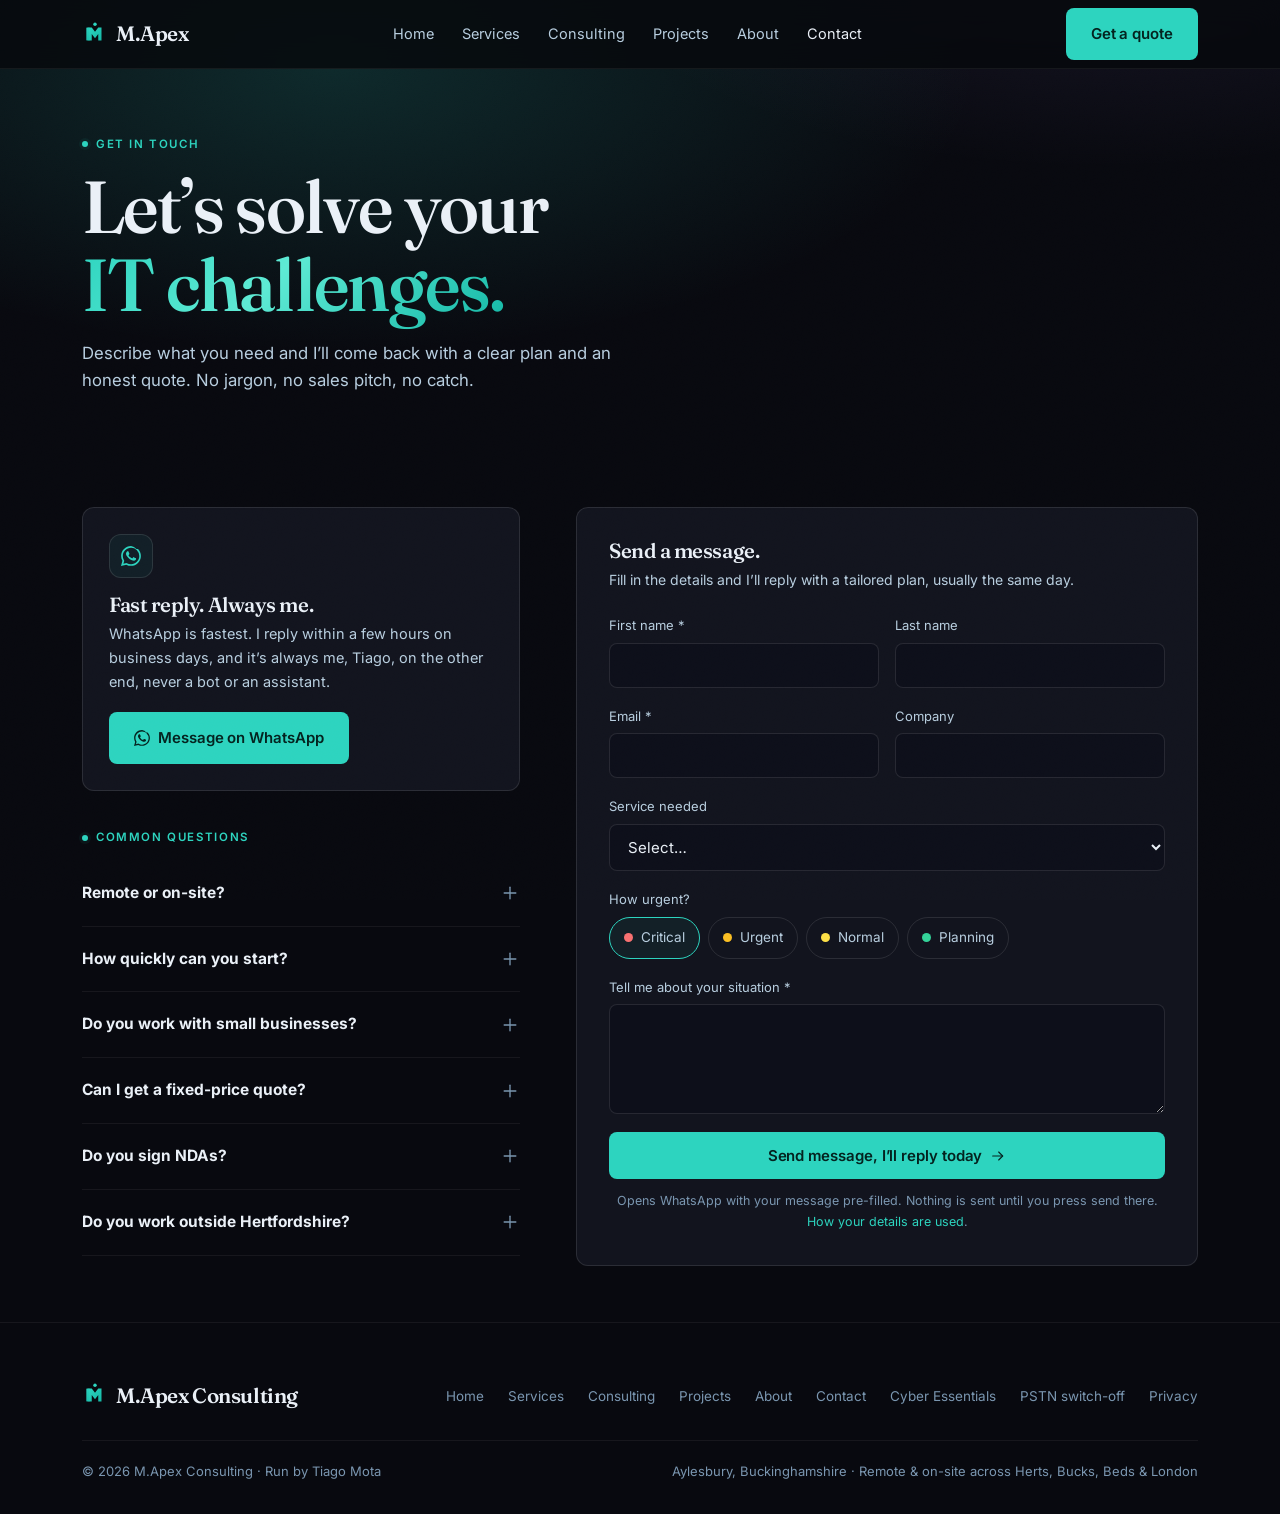
<file: contact.html>
<!DOCTYPE html>
<html lang="en-GB">
<head>
<meta charset="UTF-8">
<meta name="viewport" content="width=device-width,initial-scale=1,viewport-fit=cover">
<title>Contact | M.Apex Consulting</title>
<meta name="description" content="Get in touch with M.Apex Consulting. Describe what you need and get a clear plan and an honest quote, usually the same day.">
<link rel="canonical" href="https://mapexconsulting.co.uk/contact.html">

<link rel="icon" type="image/svg+xml" href="/favicon.svg">
<link rel="icon" type="image/png" sizes="32x32" href="/favicon-32.png">
<link rel="icon" type="image/png" sizes="16x16" href="/favicon-16.png">
<link rel="apple-touch-icon" href="/apple-touch-icon.png">
<link rel="manifest" href="/site.webmanifest">
<meta name="theme-color" content="#08090f">

<meta property="og:type" content="website">
<meta property="og:site_name" content="M.Apex Consulting">
<meta property="og:title" content="Contact | M.Apex Consulting">
<meta property="og:description" content="Get in touch with M.Apex Consulting. Describe what you need and get a clear plan and an honest quote, usually the same day.">
<meta property="og:url" content="https://mapexconsulting.co.uk/contact.html">
<meta property="og:image" content="https://mapexconsulting.co.uk/og-image.jpg">
<meta property="og:image:width" content="1200">
<meta property="og:image:height" content="630">
<meta property="og:locale" content="en_GB">

<meta name="twitter:card" content="summary_large_image">
<meta name="twitter:title" content="Contact | M.Apex Consulting">
<meta name="twitter:description" content="Get in touch with M.Apex Consulting. Describe what you need and get a clear plan and an honest quote, usually the same day.">
<meta name="twitter:image" content="https://mapexconsulting.co.uk/og-image.jpg">

<link rel="preload" href="/fonts/inter.woff2" as="font" type="font/woff2" crossorigin>
<link rel="preload" href="/fonts/fraunces.woff2" as="font" type="font/woff2" crossorigin>
<style>
@font-face{font-family:'Fraunces Variable';font-style:normal;font-display:swap;font-weight:100 900;src:url(/fonts/fraunces.woff2) format('woff2-variations');unicode-range:U+0000-00FF,U+0131,U+0152-0153,U+02BB-02BC,U+02C6,U+02DA,U+02DC,U+0304,U+0308,U+0329,U+2000-206F,U+20AC,U+2122,U+2191,U+2193,U+2212,U+2215,U+FEFF,U+FFFD}
@font-face{font-family:'Inter Variable';font-style:normal;font-display:swap;font-weight:100 900;src:url(/fonts/inter.woff2) format('woff2-variations');unicode-range:U+0000-00FF,U+0131,U+0152-0153,U+02BB-02BC,U+02C6,U+02DA,U+02DC,U+0304,U+0308,U+0329,U+2000-206F,U+20AC,U+2122,U+2191,U+2193,U+2212,U+2215,U+FEFF,U+FFFD}
/* M.Apex Consulting: shared design system
   Teal brand accent (#2DD4BF), rich dark background, Fraunces for display moments,
   Inter for body and UI. One file, five pages, consistent everywhere. */

*,*::before,*::after{box-sizing:border-box;margin:0;padding:0}

:root{
  /* --- existing brand tokens, unchanged --- */
  --bg:#08090f;--bg2:#0d0f1a;--bg3:#12141f;
  --card:#12141e;--card2:#161927;--card3:#1a1e2e;
  --border:rgba(255,255,255,0.06);--border2:rgba(255,255,255,0.105);--border3:rgba(255,255,255,0.17);
  --accent:#2DD4BF;--accent2:#14b8a6;--accent3:rgba(45,212,191,0.1);--accent4:rgba(45,212,191,0.06);
  --text:#eaf0f7;--text2:#b8cedf;--text3:#7a96b0;
  --green:#34d399;--amber:#fbbf24;--purple:#a78bfa;--red:#f87171;
  --fh:'Inter Variable',system-ui,sans-serif;
  --fd:'Fraunces Variable',Georgia,serif;
  --fb:'Inter','Segoe UI',system-ui,-apple-system,sans-serif;
  --fm:'JetBrains Mono','SF Mono',Consolas,monospace;
  --r:8px;--r2:12px;--r3:16px;--r4:999px;
  --grad-brand:linear-gradient(135deg,#2DD4BF 0%,#5EEAD4 45%,#14b8a6 100%);
  --grad-aurora:radial-gradient(60% 60% at 30% 20%,rgba(45,212,191,0.16),transparent 70%),radial-gradient(50% 50% at 80% 0%,rgba(167,139,250,0.10),transparent 70%);

  /* --- new: layout + motion scale, additive only --- */
  --maxw:1180px;
  --pad:clamp(1.25rem,4vw,2rem);
  --gap-xs:8px;--gap-sm:12px;--gap-md:20px;--gap-lg:32px;--gap-xl:56px;
  --sec-y:clamp(4rem,8vw,7rem);
  --dur:180ms;--ease:cubic-bezier(.4,0,.2,1);
}

html{scroll-behavior:smooth}
body{
  background:var(--bg);color:var(--text);font-family:var(--fb);
  font-size:16px;line-height:1.6;-webkit-font-smoothing:antialiased;
  overflow-x:hidden;position:relative;
}
/* subtle grain, the thing that keeps a flat dark field from reading as a template */
body::before{
  content:'';position:fixed;inset:0;z-index:1;pointer-events:none;opacity:0.035;mix-blend-mode:overlay;
  background-image:url("data:image/svg+xml,%3Csvg xmlns='http://www.w3.org/2000/svg' width='180' height='180'%3E%3Cfilter id='n'%3E%3CfeTurbulence type='fractalNoise' baseFrequency='0.9' numOctaves='2' stitchTiles='stitch'/%3E%3C/filter%3E%3Crect width='100%25' height='100%25' filter='url(%23n)'/%3E%3C/svg%3E");
}
.skip-link{position:fixed;top:-60px;left:12px;z-index:200;background:var(--accent);color:#04231f;padding:12px 18px;border-radius:var(--r);font-weight:600;font-size:14px;transition:top var(--dur) var(--ease)}
.skip-link:focus-visible{top:12px}
h1,h2,h3,h4{font-family:var(--fh);font-weight:800;line-height:1.12;letter-spacing:-0.015em;color:var(--text)}
h1{font-family:var(--fd);font-weight:600;font-size:clamp(2.7rem,6vw,4.8rem);letter-spacing:-0.01em;font-style:normal}
h2{font-size:clamp(1.9rem,3.6vw,2.7rem)}
h3{font-size:1.28rem}
h4{font-size:1.05rem}
p{color:var(--text2)}
a{color:inherit;text-decoration:none}
ul{list-style:none}
img{max-width:100%;display:block}
button,input,select,textarea{font-family:var(--fb);color:var(--text);font-size:15px}
::selection{background:var(--accent);color:var(--bg)}
:focus-visible{outline:2px solid var(--accent);outline-offset:2px;border-radius:4px}
@media (prefers-reduced-motion:reduce){*{animation-duration:.01ms !important;animation-iteration-count:1 !important;transition-duration:.01ms !important;scroll-behavior:auto !important}}

.grad-text{background:var(--grad-brand);-webkit-background-clip:text;background-clip:text;color:transparent}
.aurora{position:relative}
.aurora::before{content:'';position:absolute;inset:-10% -10% auto -10%;height:140%;background:var(--grad-aurora);pointer-events:none;z-index:0}
.aurora>*{position:relative;z-index:1}

.wrap{max-width:var(--maxw);margin:0 auto;padding-left:var(--pad);padding-right:var(--pad)}
.section{padding:var(--sec-y) 0}
.section-tight{padding:clamp(2.5rem,5vw,3.5rem) 0}
.grid{display:grid;gap:var(--gap-md)}
.g-2{grid-template-columns:repeat(2,1fr)}
.g-3{grid-template-columns:repeat(3,1fr)}
.g-4{grid-template-columns:repeat(4,1fr)}
.g-auto{grid-template-columns:repeat(auto-fit,minmax(240px,1fr))}
.bento{display:grid;grid-template-columns:repeat(3,1fr);grid-auto-rows:1fr;gap:var(--gap-md)}
.bento .span-2{grid-column:span 2;grid-row:span 2}
.bento .feature{background:linear-gradient(155deg,var(--card2),var(--card));border-color:var(--border3);display:flex;flex-direction:column;justify-content:center}
@media (max-width:900px){.g-2,.g-3,.g-4{grid-template-columns:1fr 1fr}.bento{grid-template-columns:1fr 1fr}.bento .span-2{grid-column:span 2;grid-row:span 1}}
@media (max-width:640px){.g-2,.g-3,.g-4,.bento{grid-template-columns:1fr}.bento .span-2{grid-column:span 1;grid-row:span 1}}

/* icons: geometric line set, single colour, inherits from parent */
.i{width:20px;height:20px;flex-shrink:0;fill:none;stroke:currentColor;stroke-width:1.6;stroke-linecap:round;stroke-linejoin:round}
.i-fill{fill:currentColor;stroke:none}
.i-lg{width:26px;height:26px}
.i-sm{width:16px;height:16px}
.icon-tile{width:44px;height:44px;border-radius:var(--r2);background:var(--accent4);border:1px solid var(--border2);display:flex;align-items:center;justify-content:center;color:var(--accent);flex-shrink:0}
.icon-tile.solid{background:var(--accent);color:var(--bg)}

/* eyebrow + section header */
.eyebrow{display:inline-flex;align-items:center;gap:8px;font-family:var(--fm);font-size:12px;letter-spacing:.08em;text-transform:uppercase;color:var(--accent);margin-bottom:14px}
.eyebrow::before{content:'';width:6px;height:6px;border-radius:50%;background:var(--accent);box-shadow:0 0 0 3px var(--accent4)}
.sec-head{max-width:640px;margin-bottom:var(--gap-xl)}
.sec-head p{margin-top:14px;font-size:1.05rem}
.sec-head.center{margin-left:auto;margin-right:auto;text-align:center}

/* buttons */
.btn{display:inline-flex;align-items:center;justify-content:center;gap:8px;padding:13px 24px;border-radius:var(--r);font-family:var(--fb);font-weight:600;font-size:15px;border:1px solid transparent;cursor:pointer;transition:transform var(--dur) var(--ease),background var(--dur),border-color var(--dur)}
.btn:active{transform:scale(.98)}
.btn-primary{background:var(--accent);color:#04231f}
.btn-primary:hover{background:#5ee0cf}
.btn-outline{border-color:var(--border3);color:var(--text)}
.btn-outline:hover{border-color:var(--accent);color:var(--accent)}
.btn-block{width:100%}

/* nav */
nav{position:fixed;top:0;left:0;right:0;z-index:100;background:rgba(7,9,13,0.82);backdrop-filter:blur(14px);border-bottom:1px solid var(--border)}
.nav-in{max-width:var(--maxw);margin:0 auto;padding:0 var(--pad);height:68px;display:flex;align-items:center;justify-content:space-between}
.logo{display:flex;align-items:center;gap:8px;font-family:var(--fh);font-weight:800;font-size:1.05rem;color:var(--text)}
.logo svg{display:block}
.nav-links{display:flex;align-items:center;gap:28px}
.nav-links a{font-size:14.5px;color:var(--text2);transition:color var(--dur)}
.nav-links a:hover,.nav-links a.active{color:var(--text)}
.nav-cta{display:flex;align-items:center;gap:18px}
.nav-toggle{display:none;background:none;border:0;color:var(--text);cursor:pointer;padding:6px}
@media (max-width:860px){
  .nav-links{position:fixed;top:68px;left:0;right:0;background:var(--bg2);border-bottom:1px solid var(--border);flex-direction:column;align-items:flex-start;padding:18px var(--pad) 24px;gap:16px;transform:translateY(-8px);opacity:0;visibility:hidden;pointer-events:none;transition:transform var(--dur) var(--ease),opacity var(--dur),visibility 0s linear var(--dur)}
  .nav-links.open{transform:translateY(0);opacity:1;visibility:visible;pointer-events:auto;transition:transform var(--dur) var(--ease),opacity var(--dur),visibility 0s}
  .nav-cta .btn-primary{display:none}
  .nav-toggle{display:block}
}

/* footer */
footer{border-top:1px solid var(--border);padding:var(--gap-xl) 0 var(--gap-lg)}
.footer-top{display:flex;justify-content:space-between;align-items:center;flex-wrap:wrap;gap:20px;padding-bottom:28px;border-bottom:1px solid var(--border);margin-bottom:20px}
.footer-links{display:flex;gap:24px;flex-wrap:wrap}
.footer-links a{font-size:13.5px;color:var(--text3)}
.footer-links a:hover{color:var(--accent)}
.footer-bottom{font-size:13px;color:var(--text3);display:flex;justify-content:space-between;flex-wrap:wrap;gap:10px}

/* cards */
.card{background:var(--card);border:1px solid var(--border2);border-radius:var(--r2);padding:26px}
.card-hover{transition:border-color var(--dur),transform var(--dur) var(--ease)}
.card-hover:hover{border-color:var(--border3);transform:translateY(-2px)}
.feature-card h3{margin:16px 0 8px;font-size:1.05rem}
.feature-card p{font-size:14.5px}

/* badges / pills / tags */
.badge{display:inline-flex;align-items:center;gap:5px;font-size:11.5px;font-weight:600;letter-spacing:.02em;padding:4px 10px;border-radius:var(--r4);border:1px solid var(--border3);color:var(--text2)}
.badge-accent{background:var(--accent4);border-color:var(--accent3);color:var(--accent)}
.badge-amber{background:rgba(251,191,36,.1);border-color:rgba(251,191,36,.28);color:var(--amber)}
.badge-red{background:rgba(248,113,113,.1);border-color:rgba(248,113,113,.28);color:var(--red)}
.badge-purple{background:rgba(167,139,250,.1);border-color:rgba(167,139,250,.28);color:var(--purple)}
.tag-row{display:flex;flex-wrap:wrap;gap:6px;margin-top:12px}

/* status dot (replaces coloured circle emoji) */
.dot{display:inline-block;width:9px;height:9px;border-radius:50%;flex-shrink:0}
.dot-red{background:var(--red)}
.dot-amber{background:var(--amber)}
.dot-yellow{background:#fde047}
.dot-green{background:var(--green)}

/* stat strip */
.stats{display:grid;grid-template-columns:repeat(4,auto);gap:var(--gap-xl);margin-top:var(--gap-lg)}
.stat b{display:block;font-family:var(--fh);font-size:2rem;color:var(--text)}
.stat span{font-size:13px;color:var(--text3)}
@media (max-width:760px){.stats{grid-template-columns:repeat(2,auto)}}

/* testimonial */
.testi{background:var(--card);border:1px solid var(--border2);border-radius:var(--r2);padding:28px;display:flex;flex-direction:column;gap:16px}
.testi .stars{display:flex;gap:3px;color:var(--amber)}
.testi p{font-size:15px;color:var(--text2);flex-grow:1}
.testi-who{display:flex;align-items:center;gap:12px;padding-top:16px;border-top:1px solid var(--border)}
.avatar{width:38px;height:38px;border-radius:50%;background:var(--accent4);border:1px solid var(--accent3);color:var(--accent);display:flex;align-items:center;justify-content:center;font-family:var(--fh);font-weight:700;font-size:13px;flex-shrink:0}
.testi-who b{display:block;font-size:14px;color:var(--text)}
.testi-who span{font-size:12.5px;color:var(--text3)}

/* pricing */
.price-card{background:var(--card);border:1px solid var(--border2);border-radius:var(--r2);padding:30px;display:flex;flex-direction:column;position:relative}
.price-card.pop{border-color:var(--accent);background:linear-gradient(180deg,var(--accent4),var(--card) 40%)}
.price-card .pop-badge{position:absolute;top:-12px;left:30px;background:var(--accent);color:#04231f;font-size:11px;font-weight:700;padding:4px 12px;border-radius:var(--r4)}
.price-card .amount{font-family:var(--fh);font-size:2rem;margin:14px 0 4px}
.price-card .amount span{font-family:var(--fb);font-size:13px;color:var(--text3);font-weight:400}
.price-card ul{margin:20px 0;display:flex;flex-direction:column;gap:11px}
.price-card li{display:flex;align-items:flex-start;gap:9px;font-size:14px;color:var(--text2)}
.price-card li .i{color:var(--accent);margin-top:2px}

/* FAQ */
.faq-item{border-bottom:1px solid var(--border)}
.faq-item summary{list-style:none;display:flex;justify-content:space-between;align-items:center;gap:16px;padding:20px 0;cursor:pointer;font-family:var(--fh);font-weight:700;font-size:15.5px;color:var(--text)}
.faq-item summary::-webkit-details-marker{display:none}
.faq-item summary .i{transition:transform var(--dur) var(--ease);color:var(--text3)}
.faq-item[open] summary .i{transform:rotate(45deg);color:var(--accent)}
.faq-item .faq-body{padding-bottom:20px;font-size:14.5px;color:var(--text2);max-width:640px}

/* forms */
.field{display:flex;flex-direction:column;gap:7px;margin-bottom:18px}
.field label{font-size:13px;color:var(--text2)}
.field input,.field select,.field textarea{background:var(--bg2);border:1px solid var(--border2);border-radius:var(--r);padding:12px 14px;transition:border-color var(--dur)}
.field input:focus-visible,.field select:focus-visible,.field textarea:focus-visible{border-color:var(--accent);outline:none}
.field textarea{resize:vertical;min-height:110px}
.urgency{display:flex;gap:8px;flex-wrap:wrap}
.urgency label{display:flex;align-items:center;gap:8px;padding:9px 14px;border:1px solid var(--border2);border-radius:var(--r4);font-size:13.5px;color:var(--text2);cursor:pointer;transition:border-color var(--dur)}
.urgency input{position:absolute;opacity:0;pointer-events:none}
.urgency input:checked + span{color:var(--text)}
.urgency label:has(input:checked){border-color:var(--accent);background:var(--accent4)}

/* services filter tabs */
.filter-row{display:flex;flex-wrap:wrap;gap:8px;margin-bottom:var(--gap-lg)}
.filter-tab{display:flex;align-items:center;gap:7px;padding:9px 16px;border-radius:var(--r4);border:1px solid var(--border2);color:var(--text2);font-size:13.5px;cursor:pointer;background:none;transition:border-color var(--dur),color var(--dur)}
.filter-tab .i{width:15px;height:15px}
.filter-tab:hover{border-color:var(--border3);color:var(--text)}
.filter-tab.active{border-color:var(--accent);background:var(--accent4);color:var(--accent)}

.cat-block{margin-bottom:var(--gap-xl);scroll-margin-top:96px}
.cat-head{display:flex;align-items:center;gap:14px;margin-bottom:22px;padding-bottom:18px;border-bottom:1px solid var(--border)}
.cat-head .icon-tile{width:40px;height:40px}
.cat-head .meta{font-size:13px;color:var(--text3)}
.svc-card{background:var(--card);border:1px solid var(--border2);border-radius:var(--r2);padding:22px;display:flex;flex-direction:column;gap:10px}
.svc-card h4{font-size:15px}
.svc-card p{font-size:13.5px;line-height:1.55}
.svc-price{font-family:var(--fm);font-size:12.5px;color:var(--accent);margin-top:auto;padding-top:4px}
.svc-foot{display:flex;justify-content:space-between;align-items:center;margin-top:6px}
.svc-link{font-size:13px;color:var(--text2);display:flex;align-items:center;gap:5px}
.svc-link:hover{color:var(--accent)}

/* ticker (pure CSS marquee, no duplicated markup needed twice in DOM for a11y) */
.ticker{border-top:1px solid var(--border);border-bottom:1px solid var(--border);background:var(--bg2);overflow:hidden;padding:14px 0}
.ticker-track{display:flex;gap:40px;width:max-content;animation:scroll 38s linear infinite}
.ticker:hover .ticker-track{animation-play-state:paused}
.ticker-track span{font-size:13px;color:var(--text3);white-space:nowrap;display:flex;align-items:center;gap:10px}
.ticker-track span::after{content:'·';color:var(--border3);margin-left:30px}
@keyframes scroll{from{transform:translateX(0)}to{transform:translateX(-50%)}}

/* signature motif: node/status line, echoes the logo's dot, used as a quiet structural device on process + timeline blocks */
.node-line{position:relative;padding-left:32px}
.node-line::before{content:'';position:absolute;left:5px;top:6px;bottom:6px;width:1px;background:var(--border2)}
.node-item{position:relative;padding-bottom:32px}
.node-item::before{content:'';position:absolute;left:-32px;top:4px;width:11px;height:11px;border-radius:50%;background:var(--bg);border:2px solid var(--accent)}
.node-item:last-child{padding-bottom:0}

.divider{height:1px;background:var(--border);border:0;margin:0}
.muted{color:var(--text3)}
.center{text-align:center}
.mono{font-family:var(--fm)}

/* scroll-aware header, hides on scroll down, returns on scroll up (FourFold / Josh Kremer pattern) */
nav{transition:transform .32s var(--ease),background var(--dur)}
nav.nav-hidden{transform:translateY(-100%)}

/* back-to-top: services.html is long enough to genuinely need it (Jack Dalrymple pattern) */
.to-top{position:fixed;right:22px;bottom:22px;z-index:90;width:44px;height:44px;border-radius:50%;background:var(--card2);border:1px solid var(--border3);color:var(--text2);display:flex;align-items:center;justify-content:center;cursor:pointer;opacity:0;pointer-events:none;transform:translateY(8px);transition:opacity var(--dur),transform var(--dur) var(--ease),border-color var(--dur),color var(--dur)}
.to-top.show{opacity:1;pointer-events:auto;transform:translateY(0)}
.to-top:hover{border-color:var(--accent);color:var(--accent)}
.to-top .i{transform:rotate(-90deg)}

/* "start from your problem" entry grid: navigation by client need, not by our own structure (Kearney pattern) */
.problem-grid{display:grid;grid-template-columns:repeat(auto-fit,minmax(260px,1fr));gap:var(--gap-sm)}
.problem-card{display:flex;align-items:flex-start;gap:14px;padding:20px;background:var(--card);border:1px solid var(--border2);border-radius:var(--r2);text-decoration:none;transition:border-color var(--dur),transform var(--dur) var(--ease)}
.problem-card:hover{border-color:var(--accent);transform:translateY(-2px)}
.problem-card .icon-tile{width:38px;height:38px}
.problem-card q{display:block;font-size:14.5px;color:var(--text);font-style:italic;line-height:1.5;quotes:'\201C' '\201D'}
.problem-card .route{display:block;font-size:12.5px;color:var(--text3);margin-top:7px}
.problem-card:hover .route{color:var(--accent)}

/* comparison block: typical agency vs M.Apex, a proven B2B pattern that was still missing */
.compare-grid{display:grid;grid-template-columns:1fr 1fr;gap:0;border:1px solid var(--border2);border-radius:var(--r2);overflow:hidden}
.compare-col{padding:28px}
.compare-col.win{background:var(--accent4);position:relative}
.compare-col.win::before{content:'';position:absolute;inset:0;border-left:1px solid var(--accent3);pointer-events:none}
.compare-col h4{font-family:var(--fh);font-size:1.05rem;margin-bottom:18px;display:flex;align-items:center;gap:9px}
.compare-col.win h4{color:var(--accent)}
.compare-row{display:flex;align-items:flex-start;gap:10px;padding:11px 0;border-top:1px solid var(--border)}
.compare-row:first-of-type{border-top:0}
.compare-row .i{margin-top:2px;flex-shrink:0}
.compare-col:not(.win) .compare-row .i{color:var(--text3)}
.compare-col.win .compare-row .i{color:var(--accent)}
.compare-row span{font-size:14px;color:var(--text2)}
@media (max-width:700px){.compare-grid{grid-template-columns:1fr}.compare-col.win::before{border-left:0;border-top:1px solid var(--accent3)}}

@media (max-width:640px){
  .footer-top,.footer-bottom{flex-direction:column;align-items:flex-start}
  .to-top{right:14px;bottom:14px}
}

/* content is visible immediately, no scroll-triggered opacity gating: see changelog for why */

/* hover polish on interactive surfaces */
.card,.price-card,.testi,.svc-card{transition:border-color var(--dur) var(--ease),transform var(--dur) var(--ease),box-shadow var(--dur) var(--ease)}
.card:hover,.svc-card:hover{border-color:var(--accent3);transform:translateY(-3px);box-shadow:0 16px 40px -20px rgba(45,212,191,0.25)}
.price-card:hover{transform:translateY(-3px)}
.filter-tab,.btn{transition:transform var(--dur) var(--ease),border-color var(--dur),background var(--dur),color var(--dur),box-shadow var(--dur)}
.btn-primary:hover{box-shadow:0 10px 28px -12px rgba(45,212,191,0.55)}

/* hero network visual: signature element, echoes the logo's node/connection language */
.net-viz{position:absolute;top:0;right:0;width:min(46vw,460px);height:460px;pointer-events:none;opacity:0.9}
.net-viz line{stroke:var(--accent);stroke-width:1;opacity:0.14}
.net-viz circle{fill:var(--accent);animation:netpulse 4.5s ease-in-out infinite;transform-box:fill-box;transform-origin:center}
@keyframes netpulse{0%,100%{opacity:.35;transform:scale(1)}50%{opacity:1;transform:scale(1.45)}}
.hero-shell{position:relative;overflow:hidden}
.hero-shell::before{content:'';position:absolute;inset:-15% -10% auto -10%;height:150%;background:var(--grad-aurora);pointer-events:none;z-index:0}
.hero-shell>.wrap{position:relative;z-index:1}
@media (max-width:1000px){.net-viz{display:none}}
@media (prefers-reduced-motion:reduce){.net-viz circle{animation:none;opacity:.6}}

/* status pulse: small live indicator on the active-services panel, same signature language */
.pulse-dot{position:relative;width:7px;height:7px;border-radius:50%;flex-shrink:0}
.pulse-dot::after{content:'';position:absolute;inset:-4px;border-radius:50%;border:1px solid currentColor;animation:pulsering 2.2s ease-out infinite}
@media (prefers-reduced-motion:reduce){.pulse-dot::after{animation:none}}
@keyframes pulsering{0%{opacity:.7;transform:scale(.5)}100%{opacity:0;transform:scale(1.6)}}

/* testimonial slider */
.slider{position:relative}
.slider-track{display:flex;transition:transform .5s var(--ease)}
.slider-viewport{overflow:hidden;border-radius:var(--r2)}
.slider-track .testi{flex:0 0 100%;margin:0 2px}
.slider-dots{display:flex;justify-content:center;gap:8px;margin-top:22px}
.slider-dots button{width:8px;height:8px;border-radius:50%;border:0;background:var(--border3);cursor:pointer;padding:0;transition:background var(--dur),width var(--dur)}
.slider-dots button.active{background:var(--accent);width:22px;border-radius:4px}

/* active-services status list */
.status-row{display:flex;align-items:center;gap:12px;padding:13px 0;border-bottom:1px solid var(--border)}
.status-row:last-child{border-bottom:0}
.status-row .icon-tile{width:34px;height:34px}
.status-row .name{flex:1;font-size:14px;color:var(--text)}
.status-label{display:flex;align-items:center;gap:7px;font-size:12px;color:var(--text3)}

/* on-page search, shows up where content is long enough to need it */
.search-box{position:relative;margin-bottom:var(--gap-md)}
.search-box .i{position:absolute;left:16px;top:50%;transform:translateY(-50%);color:var(--text3);pointer-events:none}
.search-box input{width:100%;padding:14px 16px 14px 46px;background:var(--card);border:1px solid var(--border2);border-radius:var(--r2);font-size:15px}
.search-box input:focus-visible{border-color:var(--accent);outline:none}
.search-box .clear-search{position:absolute;right:12px;top:50%;transform:translateY(-50%);background:none;border:0;color:var(--text3);cursor:pointer;padding:6px;display:none}
.search-box.has-value .clear-search{display:block}
.no-results{display:none;text-align:center;padding:60px 20px;color:var(--text3)}
.no-results.show{display:block}


/* guidelines pass: theming, touch, typography, focus, a11y helpers */
html{color-scheme:dark;scroll-padding-top:88px;-webkit-tap-highlight-color:rgba(45,212,191,0.18)}
@media (pointer:fine){html{overscroll-behavior:none}}
a,button,input,select,textarea,label,summary{touch-action:manipulation}
h1,h2,h3{text-wrap:balance}
p{text-wrap:pretty}
.stat b,.mono{font-variant-numeric:tabular-nums}
.h4{font-size:1.05rem}
.compare-col h3{font-family:var(--fh);font-size:1.05rem;margin-bottom:18px;display:flex;align-items:center;gap:9px}
.compare-col.win h3{color:var(--accent)}
.card,.svc-card,.testi,.problem-card{overflow-wrap:break-word}
.status-row .name{min-width:0}
.field input:focus-visible,.field select:focus-visible,.field textarea:focus-visible,.search-box input:focus-visible{box-shadow:0 0 0 3px var(--accent3)}
.field select option{background:var(--bg2);color:var(--text)}
fieldset{border:0;margin:0;padding:0;min-width:0}
legend{font-size:13px;color:var(--text2);margin-bottom:7px;padding:0}
.field-error{color:var(--red);font-size:13px;margin-bottom:14px}
.field-error:empty{display:none}
.wrap,.nav-in{padding-left:max(var(--pad),env(safe-area-inset-left));padding-right:max(var(--pad),env(safe-area-inset-right))}
.to-top{bottom:max(22px,calc(env(safe-area-inset-bottom) + 12px))}
.cat-block{content-visibility:auto;contain-intrinsic-size:auto 900px}
.slider-dots{align-items:center}
.slider-dots button{position:relative}
.slider-dots button::before{content:'';position:absolute;inset:-12px -6px}
.motion-toggle{display:inline-flex;align-items:center;justify-content:center;width:32px;height:32px;border-radius:50%;border:1px solid var(--border3);background:var(--card);color:var(--text2);cursor:pointer;transition:border-color var(--dur),color var(--dur)}
.motion-toggle:hover{border-color:var(--accent);color:var(--accent)}
.motion-toggle .i{width:14px;height:14px}
.ticker{position:relative}
.ticker .motion-toggle{position:absolute;right:max(12px,env(safe-area-inset-right));top:50%;transform:translateY(-50%);z-index:2}
.ticker.paused .ticker-track{animation-play-state:paused}
.sr-only{position:absolute;width:1px;height:1px;padding:0;margin:-1px;overflow:hidden;clip:rect(0,0,0,0);white-space:nowrap;border:0}

/* type system: Fraunces for headlines, Inter for everything you read or tap, Fraunces also for the logo wordmark */
:root{--fd:'Fraunces Variable',Georgia,'Times New Roman',serif;--fh:'Inter Variable',system-ui,-apple-system,'Segoe UI',sans-serif;--fb:'Inter Variable',system-ui,-apple-system,'Segoe UI',sans-serif;--fm:'Inter Variable',system-ui,-apple-system,'Segoe UI',sans-serif}
body{font-feature-settings:'cv11','ss01';font-optical-sizing:auto}
h1,h2{font-family:var(--fd);font-weight:560;letter-spacing:-0.022em;line-height:1.06;font-optical-sizing:auto}
h1{font-size:clamp(2.35rem,6vw,4.6rem)}
h2{font-size:clamp(1.85rem,3.6vw,2.8rem)}
h3,h4{font-family:var(--fh);font-weight:640;letter-spacing:-0.012em;line-height:1.25}
.feature.span-2 h3{font-family:var(--fd);font-weight:560;letter-spacing:-0.015em}
.stat b{font-family:var(--fd);font-weight:560;letter-spacing:-0.02em}
.logo{font-family:var(--fd);font-weight:600;font-size:1.3rem;letter-spacing:-0.02em}
.eyebrow{font-weight:600;font-size:11.5px;letter-spacing:.14em}
.btn{font-weight:600;letter-spacing:-0.005em}
p{line-height:1.65}

/* phone layout */
.mbar{display:none}
@media (max-width:640px){
  :root{--sec-y:clamp(3.25rem,12vw,4.5rem);--pad:20px}
  body{font-size:16px}
  h1{font-size:clamp(2.2rem,10.2vw,2.9rem);line-height:1.04}
  h2{font-size:clamp(1.7rem,7.6vw,2.1rem);line-height:1.1}
  .sec-head{margin-bottom:28px}
  .sec-head p,header p{font-size:1rem}
  header .btn{flex:1 1 100%}
  .stats{gap:22px 28px;margin-top:28px}
  .stat b{font-size:1.7rem}
    .stat span{font-size:12.5px}
  .card,.price-card,.svc-card{padding:20px}
  .status-row{padding:10px 0}
  .problem-card{padding:16px}
  input,select,textarea{font-size:16px}
  .filter-row{flex-wrap:nowrap;overflow-x:auto;margin-left:calc(-1 * var(--pad));margin-right:calc(-1 * var(--pad));padding:2px var(--pad) 8px;scrollbar-width:none;scroll-snap-type:x proximity}
  .filter-row::-webkit-scrollbar{display:none}
  .filter-tab{flex:0 0 auto;scroll-snap-align:start}
  .footer-links{gap:6px 18px}
  .footer-links a{display:inline-block;padding:6px 0;font-size:14px}
  .mbar{display:flex;position:fixed;left:0;right:0;bottom:0;z-index:95;gap:10px;padding:10px max(16px,env(safe-area-inset-right)) calc(10px + env(safe-area-inset-bottom)) max(16px,env(safe-area-inset-left));background:rgba(8,9,15,0.9);backdrop-filter:blur(14px);-webkit-backdrop-filter:blur(14px);border-top:1px solid var(--border2)}
  .mbar .btn{flex:1;padding:12px 10px;font-size:14.5px}
  body.has-mbar{padding-bottom:calc(72px + env(safe-area-inset-bottom))}
  .has-mbar .to-top{bottom:calc(84px + env(safe-area-inset-bottom))}
}
.stat b[style*="1.55rem"]{font-size:2rem!important}
@media (max-width:640px){.stat b,.stat b[style*="1.55rem"]{font-size:1.7rem!important}.eyebrow{letter-spacing:.1em}}
.stat span{display:block;line-height:1.45;margin-top:4px}
</style>
<script type="application/ld+json">
{
  "@context": "https://schema.org",
  "@type": "ProfessionalService",
  "name": "M.Apex Consulting",
  "founder": {"@type": "Person", "name": "Tiago Mota", "jobTitle": "Founder and Principal Consultant"},
  "description": "UK IT consultancy covering cloud, cybersecurity, data, AI and bespoke software development for small and medium businesses.",
  "url": "https://mapexconsulting.co.uk/",
  "logo": "https://mapexconsulting.co.uk/icon-512.png",
  "image": "https://mapexconsulting.co.uk/og-image.jpg",
  "priceRange": "\u00a3\u00a3",
  "areaServed": [
    {"@type": "AdministrativeArea", "name": "Hertfordshire"},
    {"@type": "AdministrativeArea", "name": "Buckinghamshire"},
    {"@type": "AdministrativeArea", "name": "Bedfordshire"},
    {"@type": "AdministrativeArea", "name": "London"}
  ],
  "address": {
    "@type": "PostalAddress",
    "addressLocality": "Aylesbury",
    "addressRegion": "Buckinghamshire",
    "addressCountry": "GB"
  },
  "makesOffer": [
    {"@type": "Offer", "itemOffered": {"@type": "Service", "name": "Strategic Advisory"}},
    {"@type": "Offer", "itemOffered": {"@type": "Service", "name": "Infrastructure & Cloud"}},
    {"@type": "Offer", "itemOffered": {"@type": "Service", "name": "Security & Compliance"}},
    {"@type": "Offer", "itemOffered": {"@type": "Service", "name": "Data & Reporting"}},
    {"@type": "Offer", "itemOffered": {"@type": "Service", "name": "AI & Automation"}},
    {"@type": "Offer", "itemOffered": {"@type": "Service", "name": "Manufacturing & Operations"}},
    {"@type": "Offer", "itemOffered": {"@type": "Service", "name": "Digital Platforms"}},
    {"@type": "Offer", "itemOffered": {"@type": "Service", "name": "Ongoing Partnership"}}
  ]
}
</script>
</head>
<body>
<svg style="display:none" aria-hidden="true" xmlns:xlink="http://www.w3.org/1999/xlink"><defs>
<symbol id="i-check" viewBox="0 0 24 24"><polyline points="4 12.5 9.5 18 20 6"/></symbol>
<symbol id="i-cloud" viewBox="0 0 24 24"><path d="M6.5 18a4 4 0 01-.5-7.97A5 5 0 0115.9 8.05 4.5 4.5 0 0117.5 18h-11z"/></symbol>
<symbol id="i-lock" viewBox="0 0 24 24"><rect x="5" y="11" width="14" height="9" rx="2"/><path d="M8 11V7a4 4 0 018 0v4"/></symbol>
<symbol id="i-shield" viewBox="0 0 24 24"><path d="M12 3l7 3v5c0 5-3 8.5-7 10-4-1.5-7-5-7-10V6l7-3z"/></symbol>
<symbol id="i-bolt" viewBox="0 0 24 24"><path d="M13 2 4 14h6l-1 8 9-12h-6l1-8z"/></symbol>
<symbol id="i-bars" viewBox="0 0 24 24"><rect x="4" y="12" width="4" height="8" rx="1" fill="currentColor" stroke="none"/><rect x="10" y="7" width="4" height="13" rx="1" fill="currentColor" stroke="none"/><rect x="16" y="3" width="4" height="17" rx="1" fill="currentColor" stroke="none"/></symbol>
<symbol id="i-node" viewBox="0 0 24 24"><circle cx="12" cy="12" r="2.3" fill="currentColor" stroke="none"/><circle cx="12" cy="4" r="1.5" fill="currentColor" stroke="none"/><circle cx="19" cy="16" r="1.5" fill="currentColor" stroke="none"/><circle cx="5" cy="16" r="1.5" fill="currentColor" stroke="none"/><line x1="12" y1="9.7" x2="12" y2="5.7"/><line x1="13.9" y1="13.3" x2="17.4" y2="15.2"/><line x1="10.1" y1="13.3" x2="6.6" y2="15.2"/></symbol>
<symbol id="i-globe" viewBox="0 0 24 24"><circle cx="12" cy="12" r="8.5"/><ellipse cx="12" cy="12" rx="3.6" ry="8.5"/><line x1="3.7" y1="12" x2="20.3" y2="12"/></symbol>
<symbol id="i-broadcast" viewBox="0 0 24 24"><path d="M4 10v4a1 1 0 001 1h1.5l7 4.5V4.5L6.5 9H5a1 1 0 00-1 1z"/><path d="M18 9a4 4 0 010 6"/></symbol>
<symbol id="i-gear" viewBox="0 0 24 24"><circle cx="12" cy="12" r="3"/><line x1="12" y1="2.5" x2="12" y2="5.5"/><line x1="12" y1="18.5" x2="12" y2="21.5"/><line x1="2.5" y1="12" x2="5.5" y2="12"/><line x1="18.5" y1="12" x2="21.5" y2="12"/><line x1="5.4" y1="5.4" x2="7.5" y2="7.5"/><line x1="16.5" y1="16.5" x2="18.6" y2="18.6"/><line x1="5.4" y1="18.6" x2="7.5" y2="16.5"/><line x1="16.5" y1="7.5" x2="18.6" y2="5.4"/></symbol>
<symbol id="i-clipboard" viewBox="0 0 24 24"><rect x="6" y="4" width="12" height="17" rx="2"/><rect x="9" y="2.3" width="6" height="3.6" rx="1"/><line x1="9" y1="11.5" x2="15" y2="11.5"/><line x1="9" y1="15.5" x2="15" y2="15.5"/></symbol>
<symbol id="i-tablet" viewBox="0 0 24 24"><rect x="5" y="2.5" width="14" height="19" rx="2"/><circle cx="12" cy="18.2" r="0.9" fill="currentColor" stroke="none"/></symbol>
<symbol id="i-cycle" viewBox="0 0 24 24"><path d="M19 12a7 7 0 10-2.5 5.4"/><polyline points="20.5 9.3 19 12.3 16.2 11"/></symbol>
<symbol id="i-link" viewBox="0 0 24 24"><rect x="3" y="9" width="10" height="6" rx="3" transform="rotate(-25 8 12)"/><rect x="11" y="9" width="10" height="6" rx="3" transform="rotate(-25 16 12)"/></symbol>
<symbol id="i-partner" viewBox="0 0 24 24"><circle cx="9" cy="12" r="5.5" opacity="0.5"/><circle cx="15" cy="12" r="5.5"/></symbol>
<symbol id="i-calendar" viewBox="0 0 24 24"><rect x="4" y="5" width="16" height="15" rx="2"/><line x1="4" y1="9.5" x2="20" y2="9.5"/><line x1="8" y1="3" x2="8" y2="6.5"/><line x1="16" y1="3" x2="16" y2="6.5"/></symbol>
<symbol id="i-clock" viewBox="0 0 24 24"><circle cx="12" cy="12" r="8.5"/><polyline points="12 7.5 12 12 15.5 14"/></symbol>
<symbol id="i-target" viewBox="0 0 24 24"><circle cx="12" cy="12" r="8.5"/><circle cx="12" cy="12" r="5"/><circle cx="12" cy="12" r="1.5" fill="currentColor" stroke="none"/></symbol>
<symbol id="i-tag" viewBox="0 0 24 24"><path d="M12.6 3.4l7.9 7.9a1.8 1.8 0 010 2.6l-5.2 5.2a1.8 1.8 0 01-2.6 0l-7.9-7.9V4.4a1 1 0 011-1h6.8z"/><circle cx="8.6" cy="8.4" r="1.2" fill="currentColor" stroke="none"/></symbol>
<symbol id="i-trend" viewBox="0 0 24 24"><polyline points="3.5 16.5 9.5 10.5 13.5 14.5 20.5 6.5"/><polyline points="14.5 6.5 20.5 6.5 20.5 12.5"/></symbol>
<symbol id="i-monitor" viewBox="0 0 24 24"><rect x="3" y="4.5" width="18" height="12.5" rx="2"/><line x1="8" y1="20.5" x2="16" y2="20.5"/><line x1="12" y1="17" x2="12" y2="20.5"/></symbol>
<symbol id="i-scale" viewBox="0 0 24 24"><line x1="12" y1="3" x2="12" y2="21"/><line x1="5" y1="7" x2="19" y2="7"/><path d="M5 7l-3.3 6.3a3.7 3.7 0 007.6 0L5 7z"/><path d="M19 7l-3.3 6.3a3.7 3.7 0 007.6 0L19 7z"/><line x1="8.5" y1="21" x2="15.5" y2="21"/></symbol>
<symbol id="i-chat" viewBox="0 0 24 24"><path d="M4 5h16v11H8.5L4 19.5V5z"/></symbol>
<symbol id="i-star" viewBox="0 0 24 24"><polygon points="12 3 14.6 9 21 9.6 16.1 13.7 17.6 20 12 16.6 6.4 20 7.9 13.7 3 9.6 9.4 9" fill="currentColor" stroke="none"/></symbol>
<symbol id="i-plus" viewBox="0 0 24 24"><line x1="12" y1="5" x2="12" y2="19"/><line x1="5" y1="12" x2="19" y2="12"/></symbol>
<symbol id="i-arrow" viewBox="0 0 24 24"><line x1="4" y1="12" x2="19" y2="12"/><polyline points="13 6 19 12 13 18"/></symbol>
<symbol id="i-pin" viewBox="0 0 24 24"><path d="M12 21s7-6.4 7-12a7 7 0 10-14 0c0 5.6 7 12 7 12z"/><circle cx="12" cy="9" r="2.4"/></symbol>
<symbol id="i-server" viewBox="0 0 24 24"><rect x="4" y="4" width="16" height="6" rx="1.5"/><rect x="4" y="14" width="16" height="6" rx="1.5"/><circle cx="7.5" cy="7" r="0.9" fill="currentColor" stroke="none"/><circle cx="7.5" cy="17" r="0.9" fill="currentColor" stroke="none"/></symbol>
<symbol id="i-sync" viewBox="0 0 24 24"><path d="M4 12a8 8 0 0114-5.3M20 12a8 8 0 01-14 5.3"/><polyline points="17.5 4.5 18 7 15.5 7.2"/><polyline points="6.5 19.5 6 17 8.5 16.8"/></symbol>
<symbol id="i-menu" viewBox="0 0 24 24"><line x1="4" y1="7" x2="20" y2="7"/><line x1="4" y1="12" x2="20" y2="12"/><line x1="4" y1="17" x2="20" y2="17"/></symbol>
<symbol id="i-search" viewBox="0 0 24 24"><circle cx="10.5" cy="10.5" r="6.5"/><line x1="15.3" y1="15.3" x2="20.5" y2="20.5"/></symbol>
<symbol id="i-x" viewBox="0 0 24 24"><line x1="5" y1="5" x2="19" y2="19"/><line x1="19" y1="5" x2="5" y2="19"/></symbol>
<symbol id="i-whatsapp" viewBox="0 0 24 24" fill="currentColor" stroke="none"><path d="M17.47 14.38c-.3-.15-1.76-.87-2.03-.97-.27-.1-.47-.15-.67.15-.2.3-.77.97-.94 1.16-.17.2-.35.22-.64.08-.3-.15-1.26-.46-2.4-1.48-.88-.79-1.48-1.76-1.65-2.06-.17-.3-.02-.46.13-.6.13-.14.3-.35.45-.52.15-.17.2-.3.3-.5.1-.2.05-.37-.02-.52-.08-.15-.67-1.61-.92-2.21-.24-.58-.49-.5-.67-.51h-.57c-.2 0-.52.07-.79.37-.27.3-1.04 1.02-1.04 2.48s1.07 2.87 1.22 3.07c.15.2 2.1 3.2 5.08 4.49.7.3 1.26.49 1.69.63.71.22 1.36.19 1.87.12.57-.09 1.76-.72 2.01-1.42.25-.69.25-1.29.17-1.41-.07-.13-.27-.2-.57-.35M12.05 22h-.01a9.87 9.87 0 01-5.04-1.38l-.36-.21-3.74.98 1-3.65-.24-.37a9.86 9.86 0 01-1.51-5.26C2.16 6.6 6.6 2.17 12.05 2.17c2.64 0 5.12 1.03 6.99 2.9a9.83 9.83 0 012.89 6.99c0 5.45-4.44 9.88-9.88 9.88M18.5 3.58A11.82 11.82 0 0012.05 0C5.5 0 .16 5.33.15 11.89c0 2.1.55 4.14 1.59 5.95L0 24l6.3-1.65a11.88 11.88 0 005.68 1.45h.01c6.55 0 11.89-5.34 11.89-11.9 0-3.17-1.24-6.17-3.48-8.32"/></symbol>
<symbol id="i-pause" viewBox="0 0 24 24"><line x1="9" y1="5" x2="9" y2="19"/><line x1="15" y1="5" x2="15" y2="19"/></symbol><symbol id="i-play" viewBox="0 0 24 24"><polygon points="7 5 19 12 7 19" fill="currentColor" stroke="none"/></symbol></defs></svg>
<a href="#main" class="skip-link">Skip to content</a>
<nav>
  <div class="nav-in">
    <a href="index.html" class="logo" translate="no"><svg width="26" height="26" viewBox="0 0 120 120" xmlns="http://www.w3.org/2000/svg" style="display:block" aria-hidden="true" focusable="false">
<defs><linearGradient id="grad" x1="0%" y1="0%" x2="100%" y2="100%">
<stop offset="0%" style="stop-color:#2DD4BF;stop-opacity:1"/>
<stop offset="100%" style="stop-color:#14b8a6;stop-opacity:1"/>
</linearGradient></defs>
<rect x="20" y="30" width="15" height="60" fill="url(#grad)" rx="2"/>
<polygon points="45,30 60,50 75,30 90,30 90,90 75,90 75,60 60,80 45,60 45,90 30,90 30,30" fill="url(#grad)"/>
<circle cx="60" cy="15" r="8" fill="#2DD4BF"/>
</svg>M.Apex</a>
    <ul class="nav-links" id="navLinks">
    <li><a href="index.html">Home</a></li>
    <li><a href="services.html">Services</a></li>
    <li><a href="consulting.html">Consulting</a></li>
    <li><a href="projects.html">Projects</a></li>
    <li><a href="about.html">About</a></li>
    <li><a href="contact.html" class="active">Contact</a></li>
    </ul>
    <div class="nav-cta">
      <a href="contact.html" class="btn btn-primary">Get a quote</a>
      <button class="nav-toggle" id="navToggle" aria-label="Toggle menu" aria-expanded="false"><svg class="i" aria-hidden="true" focusable="false"><use href="#i-menu" xlink:href="#i-menu"/></svg></button>
    </div>
  </div>
</nav>
<script>
(function(){
  var t=document.getElementById('navToggle'), l=document.getElementById('navLinks');
  function set(open){ l.classList.toggle('open',open); t.setAttribute('aria-expanded',open); }
  t.addEventListener('click',function(){ set(!l.classList.contains('open')); });
  l.addEventListener('click',function(e){ if(e.target.closest('a')) set(false); });
  document.addEventListener('keydown',function(e){ if(e.key==='Escape' && l.classList.contains('open')){ set(false); t.focus(); } });
})();
</script>
<main id="main">

<header class="section-tight hero-shell" style="padding-top:calc(68px + var(--sec-y) * 0.6)">
  <div class="wrap">
    <div class="eyebrow">Get in touch</div>
    <h1 style="max-width:700px">Let’s solve your <span class="grad-text">IT challenges.</span></h1>
    <p style="max-width:560px;margin-top:16px;font-size:1.05rem">Describe what you need and I’ll come back with a clear plan and an honest quote. No jargon, no sales pitch, no catch.</p>
  </div>
</header>

<section class="section-tight">
  <div class="wrap grid g-2" style="gap:var(--gap-xl);align-items:start">
    <div>
      <div class="card" style="margin-bottom:32px">
        <div class="icon-tile"><svg class="i" aria-hidden="true" focusable="false"><use href="#i-whatsapp" xlink:href="#i-whatsapp"/></svg></div>
        <h2 style="font-size:1.28rem;margin:16px 0 6px">Fast reply. Always me.</h2>
        <p style="font-size:14.5px">WhatsApp is fastest. I reply within a few hours on business days, and it’s always me, Tiago, on the other end, never a bot or an assistant.</p>
        <a href="https://wa.me/447349301106" class="btn btn-primary" style="margin-top:18px"><svg class="i i-sm" aria-hidden="true" focusable="false"><use href="#i-whatsapp" xlink:href="#i-whatsapp"/></svg>Message on WhatsApp</a>
      </div>
      <div class="eyebrow">Common questions</div>
      <div><details class="faq-item"><summary>Remote or on-site?<svg class="i" aria-hidden="true" focusable="false"><use href="#i-plus" xlink:href="#i-plus"/></svg></summary><div class="faq-body">Both. I fix what I can remotely and come on-site across Hertfordshire and nearby counties.</div></details>
    <details class="faq-item"><summary>How quickly can you start?<svg class="i" aria-hidden="true" focusable="false"><use href="#i-plus" xlink:href="#i-plus"/></svg></summary><div class="faq-body">Urgent issues get same-day attention. Projects start within a week of agreeing the scope.</div></details>
    <details class="faq-item"><summary>Do you work with small businesses?<svg class="i" aria-hidden="true" focusable="false"><use href="#i-plus" xlink:href="#i-plus"/></svg></summary><div class="faq-body">SMEs are my primary focus. Senior expertise without the full-time hire cost.</div></details>
    <details class="faq-item"><summary>Can I get a fixed-price quote?<svg class="i" aria-hidden="true" focusable="false"><use href="#i-plus" xlink:href="#i-plus"/></svg></summary><div class="faq-body">Yes, for clearly scoped projects. Monthly retainers are available for ongoing support.</div></details>
    <details class="faq-item"><summary>Do you sign NDAs?<svg class="i" aria-hidden="true" focusable="false"><use href="#i-plus" xlink:href="#i-plus"/></svg></summary><div class="faq-body">Yes, happy to sign one before discussing sensitive systems or data.</div></details>
    <details class="faq-item"><summary>Do you work outside Hertfordshire?<svg class="i" aria-hidden="true" focusable="false"><use href="#i-plus" xlink:href="#i-plus"/></svg></summary><div class="faq-body">Remotely, anywhere in the UK. On-site I cover Herts, Bucks, Beds and London.</div></details>
    </div>
    </div>

    <div class="card" style="padding:32px">
      <h2 style="font-size:1.28rem;margin-bottom:6px">Send a message.</h2>
      <p style="font-size:14px;margin-bottom:24px">Fill in the details and I’ll reply with a tailored plan, usually the same day.</p>
      <form id="contactForm" novalidate>
        <div class="grid g-2" style="gap:16px">
          <div class="field"><label for="fname">First name *</label><input id="fname" name="given-name" autocomplete="given-name" required aria-describedby="fname-err"><div class="field-error" id="fname-err" aria-live="polite"></div></div>
          <div class="field"><label for="lname">Last name</label><input id="lname" name="family-name" autocomplete="family-name"></div>
        </div>
        <div class="grid g-2" style="gap:16px">
          <div class="field"><label for="email">Email *</label><input id="email" name="email" type="email" inputmode="email" autocomplete="email" spellcheck="false" required aria-describedby="email-err"><div class="field-error" id="email-err" aria-live="polite"></div></div>
          <div class="field"><label for="company">Company</label><input id="company" name="organization" autocomplete="organization"></div>
        </div>
        <div class="field"><label for="svc">Service needed</label><select id="svc" name="service" autocomplete="off"><option value="">Select&hellip;</option><optgroup label="Strategic Advisory"><option>NIS2 Supply Chain Readiness</option><option>Business Continuity &amp; Ransomware Resilience</option><option>Legacy System Rescue</option><option>Private AI Deployment</option><option>AI Agents for Operations</option><option>EU AI Act Governance</option><option>Process Automation Review</option><option>ESG &amp; Carbon Data Automation</option><option>IT Due Diligence for Acquisitions</option><option>Technology Strategy &amp; Roadmap</option></optgroup><optgroup label="Infrastructure & Cloud"><option>Microsoft 365 &amp; Entra ID Architecture</option><option>Server &amp; Virtualisation Platforms</option><option>Network &amp; Wireless Design</option><option>Cloud Migration</option><option>PSTN Switch-off &amp; Teams Phone</option><option>Backup &amp; Recovery Assurance</option><option>Software, Cloud &amp; Licence Optimisation</option></optgroup><optgroup label="Security & Compliance"><option>Cyber Essentials Readiness</option><option>Cyber Essentials Plus &amp; ISO 27001</option><option>TISAX Readiness for Automotive Suppliers</option><option>Identity &amp; Zero Trust</option><option>Managed Security Operations</option><option>Email Domain Protection</option><option>Security Awareness Programme</option><option>GDPR &amp; Data Protection Review</option></optgroup><optgroup label="Data & Reporting"><option>Executive Dashboards</option><option>Business Applications</option><option>Data Platform &amp; SQL Engineering</option><option>Data Migration</option><option>Financial Reporting &amp; Modelling</option></optgroup><optgroup label="AI & Automation"><option>Microsoft Copilot Adoption</option><option>AI Integration</option><option>Knowledge Assistants</option><option>AI Policy &amp; Governance</option><option>AI Workshops for Leaders &amp; Teams</option></optgroup><optgroup label="Manufacturing & Operations"><option>Paperless Shop Floor</option><option>Attendance &amp; Visitor Systems</option><option>OEE &amp; Production Intelligence</option><option>ERP Reporting &amp; Integration</option><option>Stock &amp; Traceability</option><option>Quality &amp; Maintenance Systems</option><option>IoT &amp; Sensor Integration</option></optgroup><optgroup label="Digital Platforms"><option>Business Website</option><option>Technical SEO &amp; Performance</option></optgroup><optgroup label="Ongoing Partnership"><option>IT Partner Retainer</option><option>IT Health Check</option><option>Quarterly Technology Review</option></optgroup><option>Not sure yet</option></select></div>
        <fieldset class="field"><legend>How urgent?</legend><div class="urgency">
            <label><input type="radio" name="urgency" value="Critical" checked><span class="dot dot-red"></span>Critical</label>
            <label><input type="radio" name="urgency" value="Urgent"><span class="dot dot-amber"></span>Urgent</label>
            <label><input type="radio" name="urgency" value="Normal"><span class="dot dot-yellow"></span>Normal</label>
            <label><input type="radio" name="urgency" value="Planning"><span class="dot dot-green"></span>Planning</label>
          </div></fieldset>
        <div class="field"><label for="msg">Tell me about your situation *</label><textarea id="msg" name="message" autocomplete="off" required aria-describedby="msg-err"></textarea><div class="field-error" id="msg-err" aria-live="polite"></div></div>
        <div id="formErr" class="field-error" role="status" aria-live="polite"></div>
        <button type="submit" class="btn btn-primary btn-block">Send message, I’ll reply today <svg class="i i-sm" aria-hidden="true" focusable="false"><use href="#i-arrow" xlink:href="#i-arrow"/></svg></button>
        <p class="muted" style="font-size:12.5px;margin-top:12px;text-align:center">Opens WhatsApp with your message pre-filled. Nothing is sent until you press send there. <a href="privacy.html" style="color:var(--accent)">How your details are used</a>.</p>
      </form>
    </div>
  </div>
</section>

</main>
<footer>
  <div class="wrap">
    <div class="footer-top">
      <a href="index.html" class="logo" translate="no"><svg width="26" height="26" viewBox="0 0 120 120" xmlns="http://www.w3.org/2000/svg" style="display:block" aria-hidden="true" focusable="false">
<defs><linearGradient id="grad-foot" x1="0%" y1="0%" x2="100%" y2="100%">
<stop offset="0%" style="stop-color:#2DD4BF;stop-opacity:1"/>
<stop offset="100%" style="stop-color:#14b8a6;stop-opacity:1"/>
</linearGradient></defs>
<rect x="20" y="30" width="15" height="60" fill="url(#grad-foot)" rx="2"/>
<polygon points="45,30 60,50 75,30 90,30 90,90 75,90 75,60 60,80 45,60 45,90 30,90 30,30" fill="url(#grad-foot)"/>
<circle cx="60" cy="15" r="8" fill="#2DD4BF"/>
</svg>M.Apex Consulting</a>
      <ul class="footer-links"><li><a href="index.html">Home</a></li><li><a href="services.html">Services</a></li><li><a href="consulting.html">Consulting</a></li><li><a href="projects.html">Projects</a></li><li><a href="about.html">About</a></li><li><a href="contact.html">Contact</a></li><li><a href="cyber-essentials.html">Cyber Essentials</a></li><li><a href="pstn-switch-off.html">PSTN switch-off</a></li><li><a href="privacy.html">Privacy</a></li></ul>
    </div>
    <div class="footer-bottom">
      <span>&copy; 2026 M.Apex Consulting &middot; Run by Tiago Mota</span>
      <span>Aylesbury, Buckinghamshire &middot; Remote &amp; on-site across Herts, Bucks, Beds &amp; London</span>
    </div>
  </div>
</footer>
<button class="to-top" id="toTop" aria-label="Back to top"><svg class="i" aria-hidden="true" focusable="false"><use href="#i-arrow" xlink:href="#i-arrow"/></svg></button>
<script>
document.getElementById('contactForm').addEventListener('submit', function(e){
  e.preventDefault();
  var fname=document.getElementById('fname').value.trim();
  var email=document.getElementById('email').value.trim();
  var msg=document.getElementById('msg').value.trim();
  var err=document.getElementById('formErr');
  var checks=[
    ['fname', !fname, 'Add your first name so I know who to reply to.'],
    ['email', !email || !/^[^\s@]+@[^\s@]+\.[^\s@]+$/.test(email), 'Add a valid email, for example name@company.co.uk.'],
    ['msg', !msg, 'Add a line or two about what you need help with.']
  ];
  var first=null;
  checks.forEach(function(ch){
    var el=document.getElementById(ch[0]), box=document.getElementById(ch[0]+'-err');
    el.setAttribute('aria-invalid', ch[1] ? 'true' : 'false');
    box.textContent = ch[1] ? ch[2] : '';
    if(ch[1] && !first) first=el;
  });
  if(first){ err.textContent=''; first.focus(); return; }
  err.textContent='Opening WhatsApp with your message\u2026';
  var lname=document.getElementById('lname').value.trim();
  var company=document.getElementById('company').value.trim();
  var svc=document.getElementById('svc').value;
  var urgency=document.querySelector('input[name="urgency"]:checked').value;
  var text = 'Hi, I\'m '+fname+(lname?' '+lname:'')+(company?' from '+company:'')+'.\n'
    +(svc?'Service needed: '+svc+'\n':'')+'Urgency: '+urgency+'\n'
    +'Email: '+email+'\n\n'+msg;
  window.open('https://wa.me/447349301106?text='+encodeURIComponent(text), '_blank');
});
</script>
<script>
(function(){
  var reduced = window.matchMedia && matchMedia('(prefers-reduced-motion: reduce)').matches;

  // scroll-aware header + back-to-top
  (function(){
    var nav = document.querySelector('nav');
    var toTop = document.getElementById('toTop');
    var last = window.pageYOffset;
    var ticking = false;
    function onScroll(){
      var y = window.pageYOffset;
      if(nav){
        var menuOpen = nav.querySelector('.nav-links.open');
        if(!menuOpen && y > 300 && y > last) nav.classList.add('nav-hidden');
        else nav.classList.remove('nav-hidden');
      }
      if(toTop) toTop.classList.toggle('show', y > 700);
      last = y;
      ticking = false;
    }
    window.addEventListener('scroll', function(){
      if(!ticking){ requestAnimationFrame(onScroll); ticking = true; }
    }, {passive:true});
    if(toTop) toTop.addEventListener('click', function(){
      window.scrollTo({top:0, behavior: reduced ? 'auto' : 'smooth'});
    });
  })();
})();
</script>
</body>
</html>
</file>
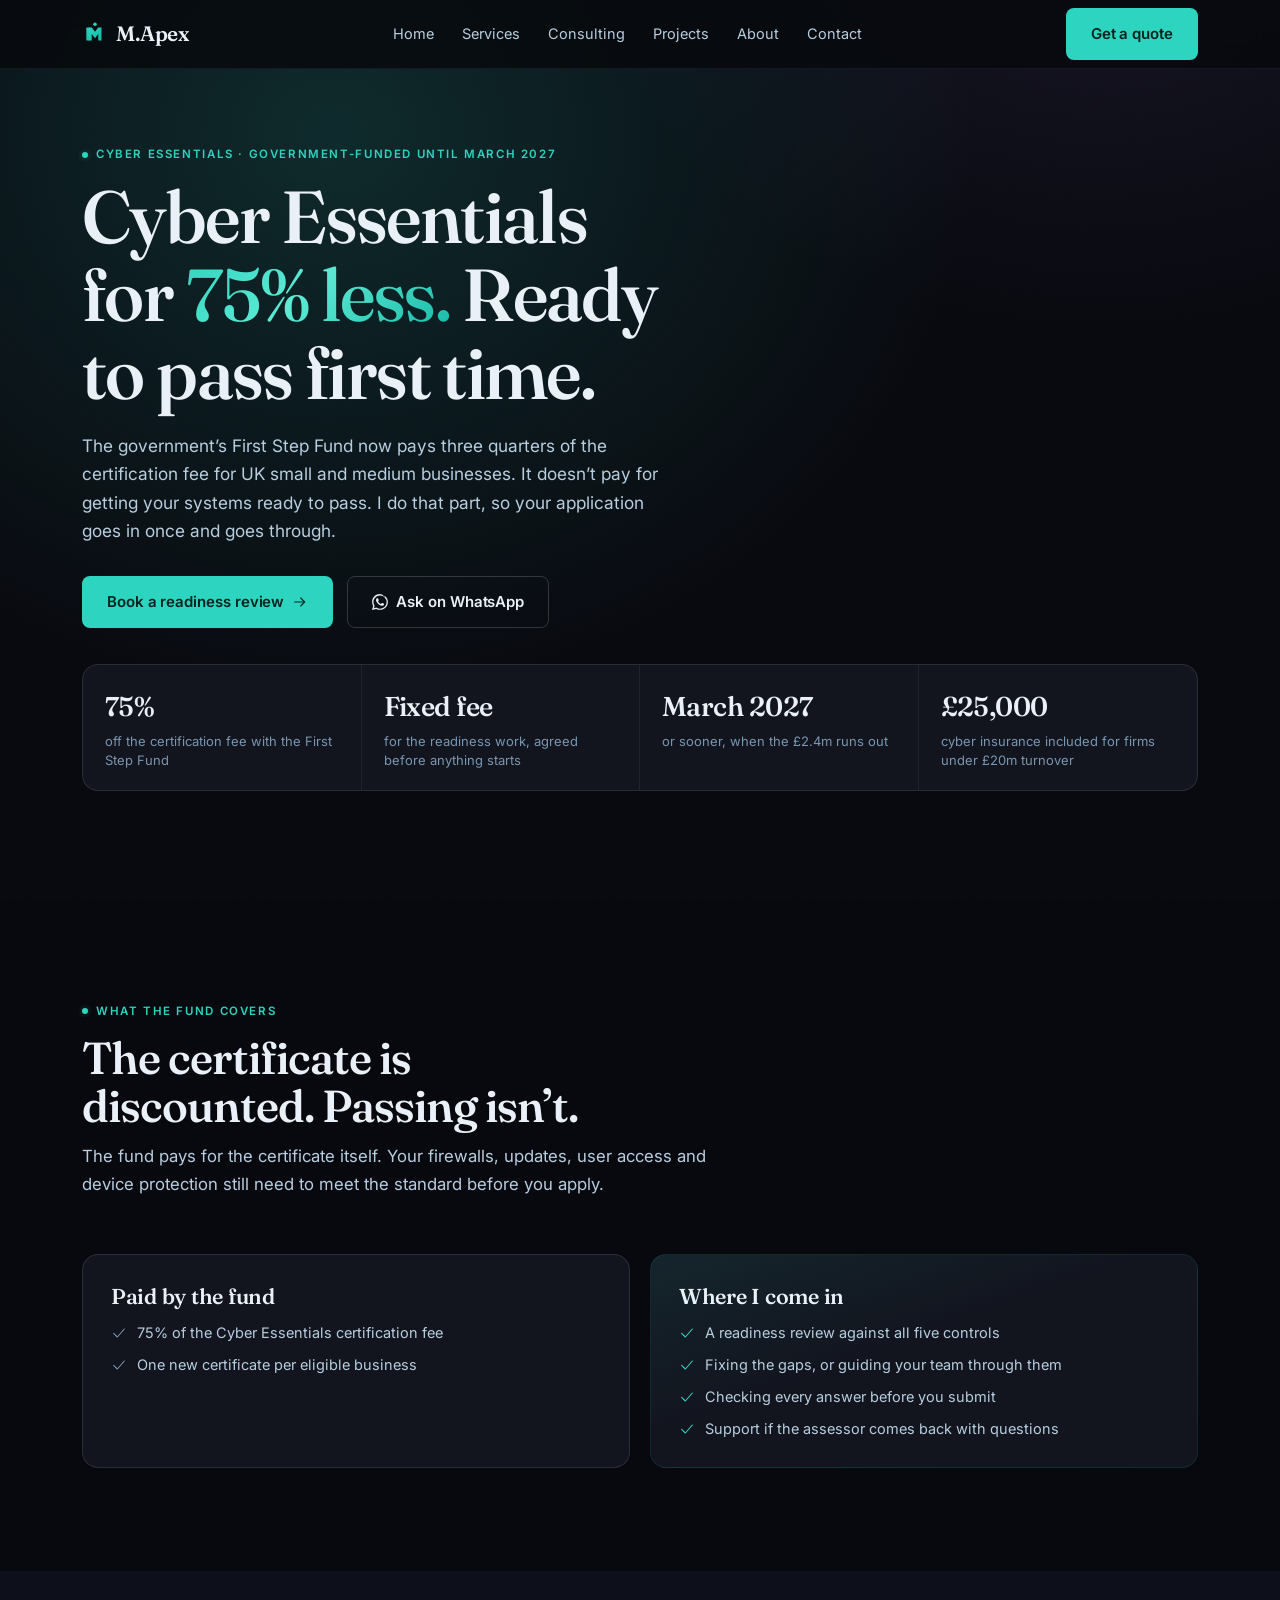
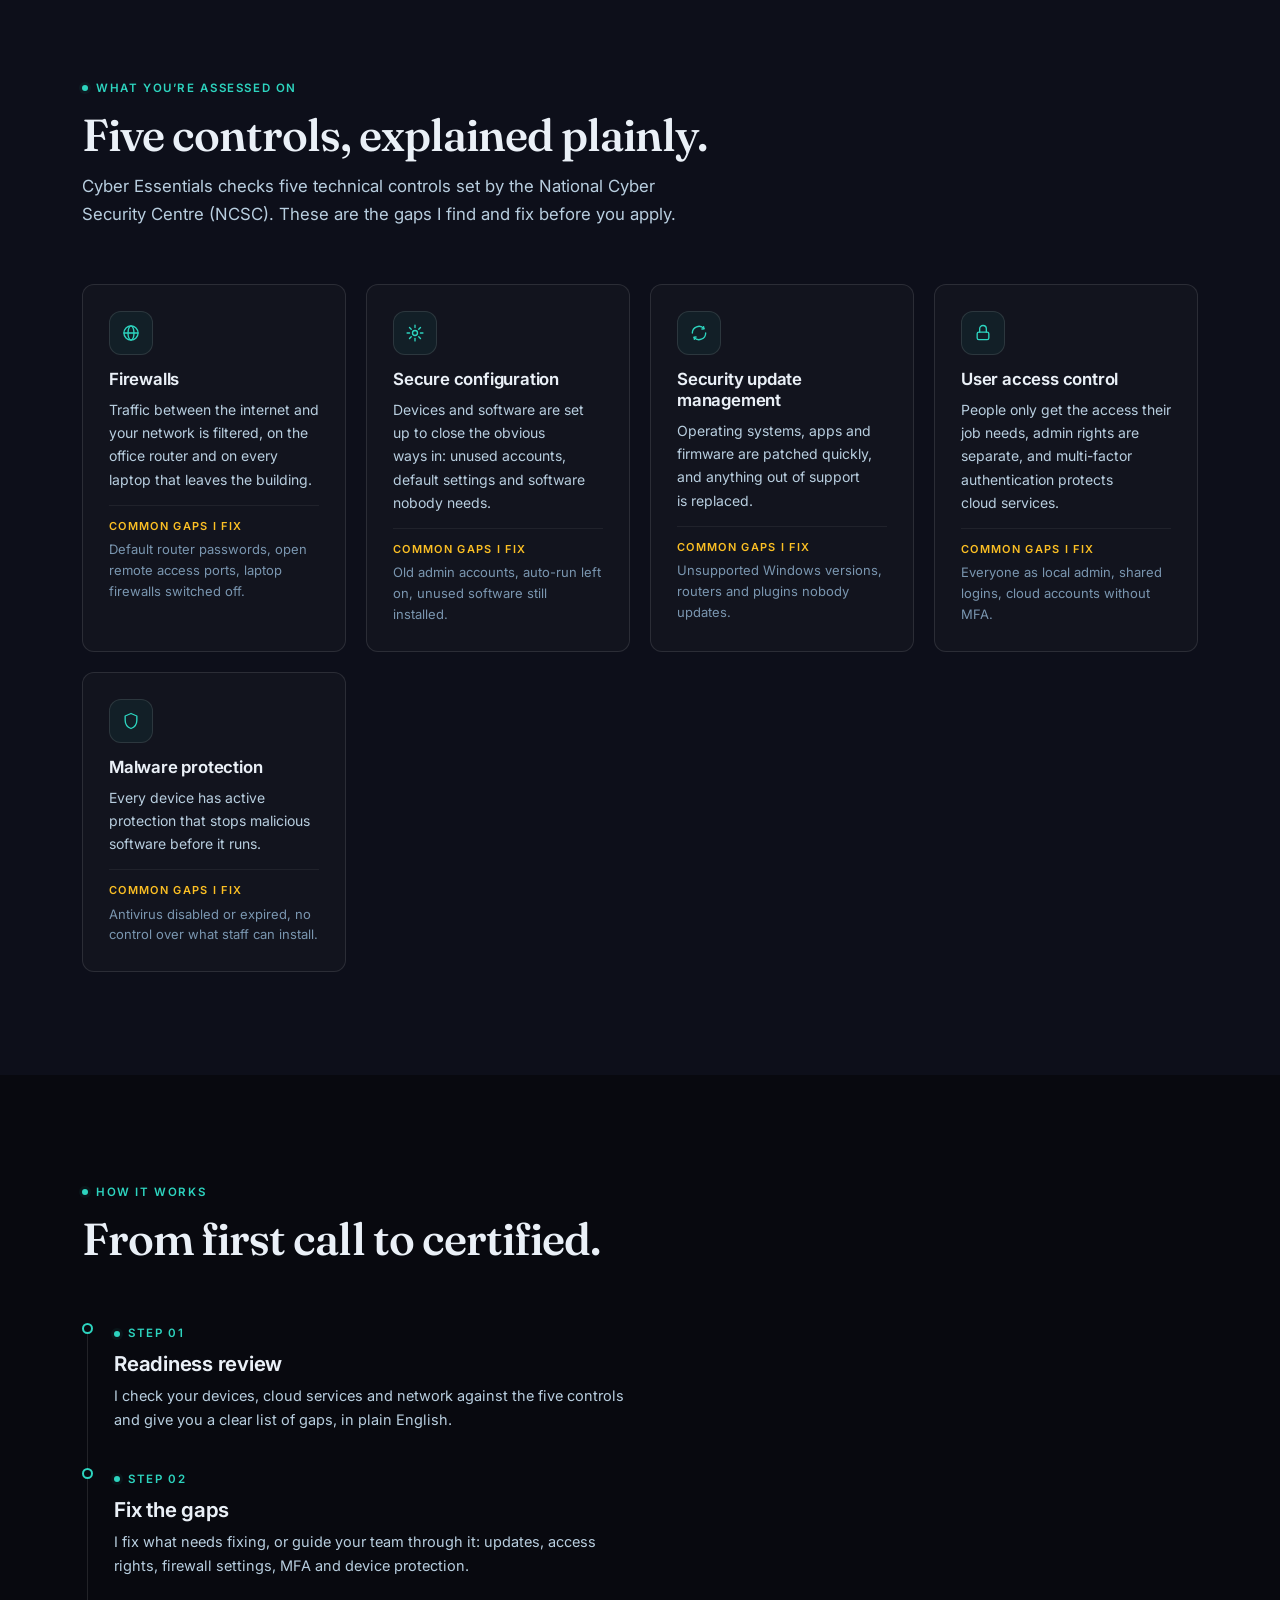
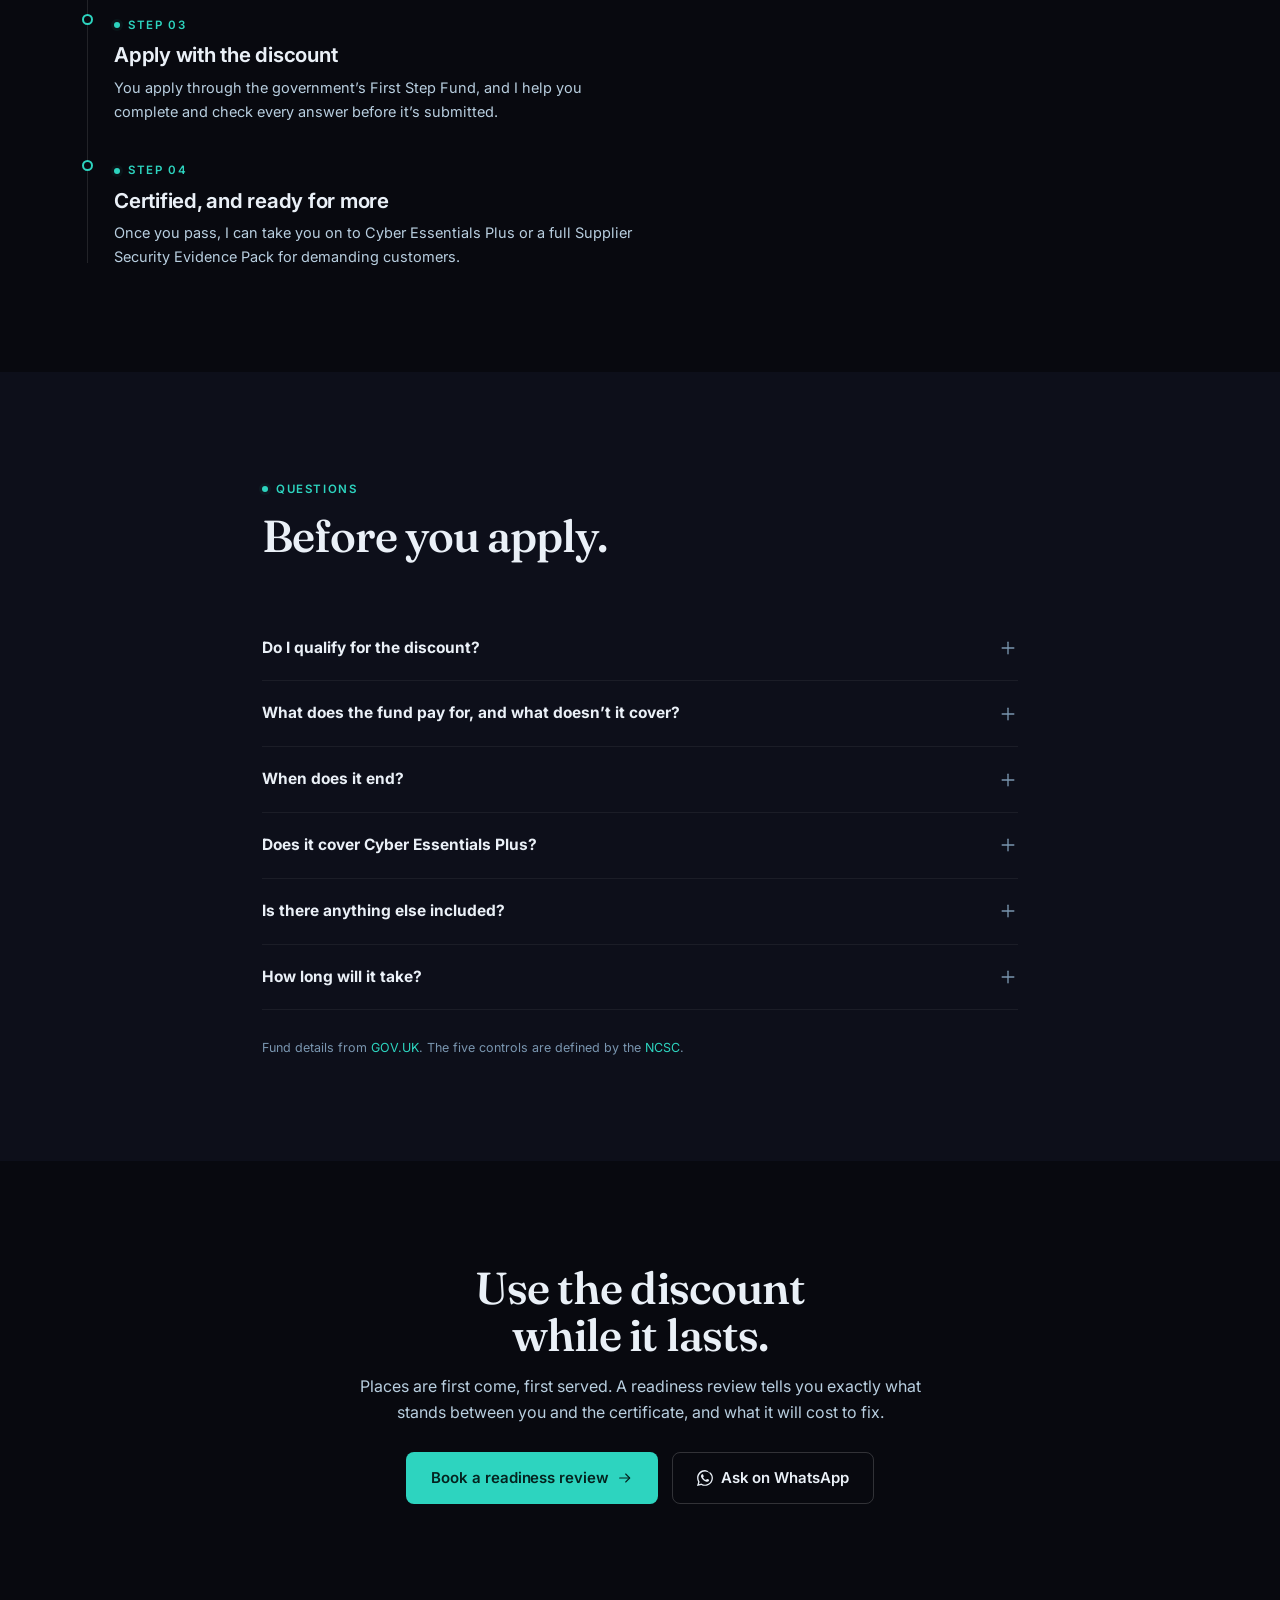
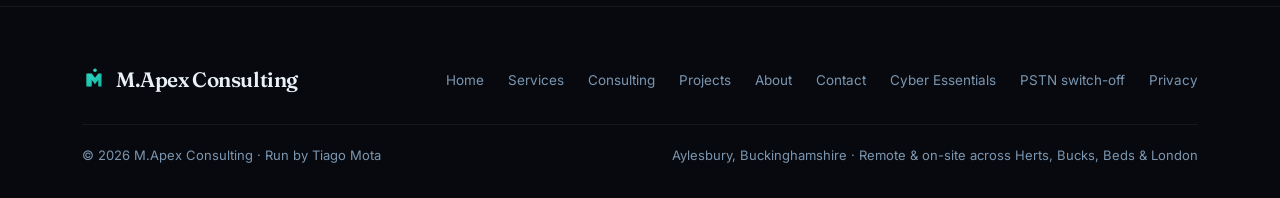
<file: cyber-essentials.html>
<!DOCTYPE html>
<html lang="en-GB">
<head>
<meta charset="UTF-8">
<meta name="viewport" content="width=device-width,initial-scale=1,viewport-fit=cover">
<title>Cyber Essentials with the 75% Government Discount | M.Apex Consulting</title>
<meta name="description" content="Get Cyber Essentials with the government’s First Step Fund: 75% off the certificate until March 2027. M.Apex gets your systems ready to pass first time.">
<link rel="canonical" href="https://mapexconsulting.co.uk/cyber-essentials.html">

<link rel="icon" type="image/svg+xml" href="/favicon.svg">
<link rel="icon" type="image/png" sizes="32x32" href="/favicon-32.png">
<link rel="icon" type="image/png" sizes="16x16" href="/favicon-16.png">
<link rel="apple-touch-icon" href="/apple-touch-icon.png">
<link rel="manifest" href="/site.webmanifest">
<meta name="theme-color" content="#08090f">

<meta property="og:type" content="website">
<meta property="og:site_name" content="M.Apex Consulting">
<meta property="og:title" content="Cyber Essentials with the 75% Government Discount | M.Apex Consulting">
<meta property="og:description" content="Get Cyber Essentials with the government’s First Step Fund: 75% off the certificate until March 2027. M.Apex gets your systems ready to pass first time.">
<meta property="og:url" content="https://mapexconsulting.co.uk/cyber-essentials.html">
<meta property="og:image" content="https://mapexconsulting.co.uk/og-image.jpg">
<meta property="og:image:width" content="1200">
<meta property="og:image:height" content="630">
<meta property="og:locale" content="en_GB">

<meta name="twitter:card" content="summary_large_image">
<meta name="twitter:title" content="Cyber Essentials with the 75% Government Discount | M.Apex Consulting">
<meta name="twitter:description" content="Get Cyber Essentials with the government’s First Step Fund: 75% off the certificate until March 2027. M.Apex gets your systems ready to pass first time.">
<meta name="twitter:image" content="https://mapexconsulting.co.uk/og-image.jpg">

<link rel="preload" href="/fonts/inter.woff2" as="font" type="font/woff2" crossorigin>
<link rel="preload" href="/fonts/fraunces.woff2" as="font" type="font/woff2" crossorigin>
<style>
@font-face{font-family:'Fraunces Variable';font-style:normal;font-display:swap;font-weight:100 900;src:url(/fonts/fraunces.woff2) format('woff2-variations');unicode-range:U+0000-00FF,U+0131,U+0152-0153,U+02BB-02BC,U+02C6,U+02DA,U+02DC,U+0304,U+0308,U+0329,U+2000-206F,U+20AC,U+2122,U+2191,U+2193,U+2212,U+2215,U+FEFF,U+FFFD}
@font-face{font-family:'Inter Variable';font-style:normal;font-display:swap;font-weight:100 900;src:url(/fonts/inter.woff2) format('woff2-variations');unicode-range:U+0000-00FF,U+0131,U+0152-0153,U+02BB-02BC,U+02C6,U+02DA,U+02DC,U+0304,U+0308,U+0329,U+2000-206F,U+20AC,U+2122,U+2191,U+2193,U+2212,U+2215,U+FEFF,U+FFFD}
/* M.Apex Consulting: shared design system
   Teal brand accent (#2DD4BF), rich dark background, Fraunces for display moments,
   Inter for body and UI. One file, five pages, consistent everywhere. */

*,*::before,*::after{box-sizing:border-box;margin:0;padding:0}

:root{
  /* --- existing brand tokens, unchanged --- */
  --bg:#08090f;--bg2:#0d0f1a;--bg3:#12141f;
  --card:#12141e;--card2:#161927;--card3:#1a1e2e;
  --border:rgba(255,255,255,0.06);--border2:rgba(255,255,255,0.105);--border3:rgba(255,255,255,0.17);
  --accent:#2DD4BF;--accent2:#14b8a6;--accent3:rgba(45,212,191,0.1);--accent4:rgba(45,212,191,0.06);
  --text:#eaf0f7;--text2:#b8cedf;--text3:#7a96b0;
  --green:#34d399;--amber:#fbbf24;--purple:#a78bfa;--red:#f87171;
  --fh:'Inter Variable',system-ui,sans-serif;
  --fd:'Fraunces Variable',Georgia,serif;
  --fb:'Inter','Segoe UI',system-ui,-apple-system,sans-serif;
  --fm:'JetBrains Mono','SF Mono',Consolas,monospace;
  --r:8px;--r2:12px;--r3:16px;--r4:999px;
  --grad-brand:linear-gradient(135deg,#2DD4BF 0%,#5EEAD4 45%,#14b8a6 100%);
  --grad-aurora:radial-gradient(60% 60% at 30% 20%,rgba(45,212,191,0.16),transparent 70%),radial-gradient(50% 50% at 80% 0%,rgba(167,139,250,0.10),transparent 70%);

  /* --- new: layout + motion scale, additive only --- */
  --maxw:1180px;
  --pad:clamp(1.25rem,4vw,2rem);
  --gap-xs:8px;--gap-sm:12px;--gap-md:20px;--gap-lg:32px;--gap-xl:56px;
  --sec-y:clamp(4rem,8vw,7rem);
  --dur:180ms;--ease:cubic-bezier(.4,0,.2,1);
}

html{scroll-behavior:smooth}
body{
  background:var(--bg);color:var(--text);font-family:var(--fb);
  font-size:16px;line-height:1.6;-webkit-font-smoothing:antialiased;
  overflow-x:hidden;position:relative;
}
/* subtle grain, the thing that keeps a flat dark field from reading as a template */
body::before{
  content:'';position:fixed;inset:0;z-index:1;pointer-events:none;opacity:0.035;mix-blend-mode:overlay;
  background-image:url("data:image/svg+xml,%3Csvg xmlns='http://www.w3.org/2000/svg' width='180' height='180'%3E%3Cfilter id='n'%3E%3CfeTurbulence type='fractalNoise' baseFrequency='0.9' numOctaves='2' stitchTiles='stitch'/%3E%3C/filter%3E%3Crect width='100%25' height='100%25' filter='url(%23n)'/%3E%3C/svg%3E");
}
.skip-link{position:fixed;top:-60px;left:12px;z-index:200;background:var(--accent);color:#04231f;padding:12px 18px;border-radius:var(--r);font-weight:600;font-size:14px;transition:top var(--dur) var(--ease)}
.skip-link:focus-visible{top:12px}
h1,h2,h3,h4{font-family:var(--fh);font-weight:800;line-height:1.12;letter-spacing:-0.015em;color:var(--text)}
h1{font-family:var(--fd);font-weight:600;font-size:clamp(2.7rem,6vw,4.8rem);letter-spacing:-0.01em;font-style:normal}
h2{font-size:clamp(1.9rem,3.6vw,2.7rem)}
h3{font-size:1.28rem}
h4{font-size:1.05rem}
p{color:var(--text2)}
a{color:inherit;text-decoration:none}
ul{list-style:none}
img{max-width:100%;display:block}
button,input,select,textarea{font-family:var(--fb);color:var(--text);font-size:15px}
::selection{background:var(--accent);color:var(--bg)}
:focus-visible{outline:2px solid var(--accent);outline-offset:2px;border-radius:4px}
@media (prefers-reduced-motion:reduce){*{animation-duration:.01ms !important;animation-iteration-count:1 !important;transition-duration:.01ms !important;scroll-behavior:auto !important}}

.grad-text{background:var(--grad-brand);-webkit-background-clip:text;background-clip:text;color:transparent}
.aurora{position:relative}
.aurora::before{content:'';position:absolute;inset:-10% -10% auto -10%;height:140%;background:var(--grad-aurora);pointer-events:none;z-index:0}
.aurora>*{position:relative;z-index:1}

.wrap{max-width:var(--maxw);margin:0 auto;padding-left:var(--pad);padding-right:var(--pad)}
.section{padding:var(--sec-y) 0}
.section-tight{padding:clamp(2.5rem,5vw,3.5rem) 0}
.grid{display:grid;gap:var(--gap-md)}
.g-2{grid-template-columns:repeat(2,1fr)}
.g-3{grid-template-columns:repeat(3,1fr)}
.g-4{grid-template-columns:repeat(4,1fr)}
.g-auto{grid-template-columns:repeat(auto-fit,minmax(240px,1fr))}
.bento{display:grid;grid-template-columns:repeat(3,1fr);grid-auto-rows:1fr;gap:var(--gap-md)}
.bento .span-2{grid-column:span 2;grid-row:span 2}
.bento .feature{background:linear-gradient(155deg,var(--card2),var(--card));border-color:var(--border3);display:flex;flex-direction:column;justify-content:center}
@media (max-width:900px){.g-2,.g-3,.g-4{grid-template-columns:1fr 1fr}.bento{grid-template-columns:1fr 1fr}.bento .span-2{grid-column:span 2;grid-row:span 1}}
@media (max-width:640px){.g-2,.g-3,.g-4,.bento{grid-template-columns:1fr}.bento .span-2{grid-column:span 1;grid-row:span 1}}

/* icons: geometric line set, single colour, inherits from parent */
.i{width:20px;height:20px;flex-shrink:0;fill:none;stroke:currentColor;stroke-width:1.6;stroke-linecap:round;stroke-linejoin:round}
.i-fill{fill:currentColor;stroke:none}
.i-lg{width:26px;height:26px}
.i-sm{width:16px;height:16px}
.icon-tile{width:44px;height:44px;border-radius:var(--r2);background:var(--accent4);border:1px solid var(--border2);display:flex;align-items:center;justify-content:center;color:var(--accent);flex-shrink:0}
.icon-tile.solid{background:var(--accent);color:var(--bg)}

/* eyebrow + section header */
.eyebrow{display:inline-flex;align-items:center;gap:8px;font-family:var(--fm);font-size:12px;letter-spacing:.08em;text-transform:uppercase;color:var(--accent);margin-bottom:14px}
.eyebrow::before{content:'';width:6px;height:6px;border-radius:50%;background:var(--accent);box-shadow:0 0 0 3px var(--accent4)}
.sec-head{max-width:640px;margin-bottom:var(--gap-xl)}
.sec-head p{margin-top:14px;font-size:1.05rem}
.sec-head.center{margin-left:auto;margin-right:auto;text-align:center}

/* buttons */
.btn{display:inline-flex;align-items:center;justify-content:center;gap:8px;padding:13px 24px;border-radius:var(--r);font-family:var(--fb);font-weight:600;font-size:15px;border:1px solid transparent;cursor:pointer;transition:transform var(--dur) var(--ease),background var(--dur),border-color var(--dur)}
.btn:active{transform:scale(.98)}
.btn-primary{background:var(--accent);color:#04231f}
.btn-primary:hover{background:#5ee0cf}
.btn-outline{border-color:var(--border3);color:var(--text)}
.btn-outline:hover{border-color:var(--accent);color:var(--accent)}
.btn-block{width:100%}

/* nav */
nav{position:fixed;top:0;left:0;right:0;z-index:100;background:rgba(7,9,13,0.82);backdrop-filter:blur(14px);border-bottom:1px solid var(--border)}
.nav-in{max-width:var(--maxw);margin:0 auto;padding:0 var(--pad);height:68px;display:flex;align-items:center;justify-content:space-between}
.logo{display:flex;align-items:center;gap:8px;font-family:var(--fh);font-weight:800;font-size:1.05rem;color:var(--text)}
.logo svg{display:block}
.nav-links{display:flex;align-items:center;gap:28px}
.nav-links a{font-size:14.5px;color:var(--text2);transition:color var(--dur)}
.nav-links a:hover,.nav-links a.active{color:var(--text)}
.nav-cta{display:flex;align-items:center;gap:18px}
.nav-toggle{display:none;background:none;border:0;color:var(--text);cursor:pointer;padding:6px}
@media (max-width:860px){
  .nav-links{position:fixed;top:68px;left:0;right:0;background:var(--bg2);border-bottom:1px solid var(--border);flex-direction:column;align-items:flex-start;padding:18px var(--pad) 24px;gap:16px;transform:translateY(-8px);opacity:0;visibility:hidden;pointer-events:none;transition:transform var(--dur) var(--ease),opacity var(--dur),visibility 0s linear var(--dur)}
  .nav-links.open{transform:translateY(0);opacity:1;visibility:visible;pointer-events:auto;transition:transform var(--dur) var(--ease),opacity var(--dur),visibility 0s}
  .nav-cta .btn-primary{display:none}
  .nav-toggle{display:block}
}

/* footer */
footer{border-top:1px solid var(--border);padding:var(--gap-xl) 0 var(--gap-lg)}
.footer-top{display:flex;justify-content:space-between;align-items:center;flex-wrap:wrap;gap:20px;padding-bottom:28px;border-bottom:1px solid var(--border);margin-bottom:20px}
.footer-links{display:flex;gap:24px;flex-wrap:wrap}
.footer-links a{font-size:13.5px;color:var(--text3)}
.footer-links a:hover{color:var(--accent)}
.footer-bottom{font-size:13px;color:var(--text3);display:flex;justify-content:space-between;flex-wrap:wrap;gap:10px}

/* cards */
.card{background:var(--card);border:1px solid var(--border2);border-radius:var(--r2);padding:26px}
.card-hover{transition:border-color var(--dur),transform var(--dur) var(--ease)}
.card-hover:hover{border-color:var(--border3);transform:translateY(-2px)}
.feature-card h3{margin:16px 0 8px;font-size:1.05rem}
.feature-card p{font-size:14.5px}

/* badges / pills / tags */
.badge{display:inline-flex;align-items:center;gap:5px;font-size:11.5px;font-weight:600;letter-spacing:.02em;padding:4px 10px;border-radius:var(--r4);border:1px solid var(--border3);color:var(--text2)}
.badge-accent{background:var(--accent4);border-color:var(--accent3);color:var(--accent)}
.badge-amber{background:rgba(251,191,36,.1);border-color:rgba(251,191,36,.28);color:var(--amber)}
.badge-red{background:rgba(248,113,113,.1);border-color:rgba(248,113,113,.28);color:var(--red)}
.badge-purple{background:rgba(167,139,250,.1);border-color:rgba(167,139,250,.28);color:var(--purple)}
.tag-row{display:flex;flex-wrap:wrap;gap:6px;margin-top:12px}

/* status dot (replaces coloured circle emoji) */
.dot{display:inline-block;width:9px;height:9px;border-radius:50%;flex-shrink:0}
.dot-red{background:var(--red)}
.dot-amber{background:var(--amber)}
.dot-yellow{background:#fde047}
.dot-green{background:var(--green)}

/* stat strip */
.stats{display:grid;grid-template-columns:repeat(4,auto);gap:var(--gap-xl);margin-top:var(--gap-lg)}
.stat b{display:block;font-family:var(--fh);font-size:2rem;color:var(--text)}
.stat span{font-size:13px;color:var(--text3)}
@media (max-width:760px){.stats{grid-template-columns:repeat(2,auto)}}

/* testimonial */
.testi{background:var(--card);border:1px solid var(--border2);border-radius:var(--r2);padding:28px;display:flex;flex-direction:column;gap:16px}
.testi .stars{display:flex;gap:3px;color:var(--amber)}
.testi p{font-size:15px;color:var(--text2);flex-grow:1}
.testi-who{display:flex;align-items:center;gap:12px;padding-top:16px;border-top:1px solid var(--border)}
.avatar{width:38px;height:38px;border-radius:50%;background:var(--accent4);border:1px solid var(--accent3);color:var(--accent);display:flex;align-items:center;justify-content:center;font-family:var(--fh);font-weight:700;font-size:13px;flex-shrink:0}
.testi-who b{display:block;font-size:14px;color:var(--text)}
.testi-who span{font-size:12.5px;color:var(--text3)}

/* pricing */
.price-card{background:var(--card);border:1px solid var(--border2);border-radius:var(--r2);padding:30px;display:flex;flex-direction:column;position:relative}
.price-card.pop{border-color:var(--accent);background:linear-gradient(180deg,var(--accent4),var(--card) 40%)}
.price-card .pop-badge{position:absolute;top:-12px;left:30px;background:var(--accent);color:#04231f;font-size:11px;font-weight:700;padding:4px 12px;border-radius:var(--r4)}
.price-card .amount{font-family:var(--fh);font-size:2rem;margin:14px 0 4px}
.price-card .amount span{font-family:var(--fb);font-size:13px;color:var(--text3);font-weight:400}
.price-card ul{margin:20px 0;display:flex;flex-direction:column;gap:11px}
.price-card li{display:flex;align-items:flex-start;gap:9px;font-size:14px;color:var(--text2)}
.price-card li .i{color:var(--accent);margin-top:2px}

/* FAQ */
.faq-item{border-bottom:1px solid var(--border)}
.faq-item summary{list-style:none;display:flex;justify-content:space-between;align-items:center;gap:16px;padding:20px 0;cursor:pointer;font-family:var(--fh);font-weight:700;font-size:15.5px;color:var(--text)}
.faq-item summary::-webkit-details-marker{display:none}
.faq-item summary .i{transition:transform var(--dur) var(--ease);color:var(--text3)}
.faq-item[open] summary .i{transform:rotate(45deg);color:var(--accent)}
.faq-item .faq-body{padding-bottom:20px;font-size:14.5px;color:var(--text2);max-width:640px}

/* forms */
.field{display:flex;flex-direction:column;gap:7px;margin-bottom:18px}
.field label{font-size:13px;color:var(--text2)}
.field input,.field select,.field textarea{background:var(--bg2);border:1px solid var(--border2);border-radius:var(--r);padding:12px 14px;transition:border-color var(--dur)}
.field input:focus-visible,.field select:focus-visible,.field textarea:focus-visible{border-color:var(--accent);outline:none}
.field textarea{resize:vertical;min-height:110px}
.urgency{display:flex;gap:8px;flex-wrap:wrap}
.urgency label{display:flex;align-items:center;gap:8px;padding:9px 14px;border:1px solid var(--border2);border-radius:var(--r4);font-size:13.5px;color:var(--text2);cursor:pointer;transition:border-color var(--dur)}
.urgency input{position:absolute;opacity:0;pointer-events:none}
.urgency input:checked + span{color:var(--text)}
.urgency label:has(input:checked){border-color:var(--accent);background:var(--accent4)}

/* services filter tabs */
.filter-row{display:flex;flex-wrap:wrap;gap:8px;margin-bottom:var(--gap-lg)}
.filter-tab{display:flex;align-items:center;gap:7px;padding:9px 16px;border-radius:var(--r4);border:1px solid var(--border2);color:var(--text2);font-size:13.5px;cursor:pointer;background:none;transition:border-color var(--dur),color var(--dur)}
.filter-tab .i{width:15px;height:15px}
.filter-tab:hover{border-color:var(--border3);color:var(--text)}
.filter-tab.active{border-color:var(--accent);background:var(--accent4);color:var(--accent)}

.cat-block{margin-bottom:var(--gap-xl);scroll-margin-top:96px}
.cat-head{display:flex;align-items:center;gap:14px;margin-bottom:22px;padding-bottom:18px;border-bottom:1px solid var(--border)}
.cat-head .icon-tile{width:40px;height:40px}
.cat-head .meta{font-size:13px;color:var(--text3)}
.svc-card{background:var(--card);border:1px solid var(--border2);border-radius:var(--r2);padding:22px;display:flex;flex-direction:column;gap:10px}
.svc-card h4{font-size:15px}
.svc-card p{font-size:13.5px;line-height:1.55}
.svc-price{font-family:var(--fm);font-size:12.5px;color:var(--accent);margin-top:auto;padding-top:4px}
.svc-foot{display:flex;justify-content:space-between;align-items:center;margin-top:6px}
.svc-link{font-size:13px;color:var(--text2);display:flex;align-items:center;gap:5px}
.svc-link:hover{color:var(--accent)}

/* ticker (pure CSS marquee, no duplicated markup needed twice in DOM for a11y) */
.ticker{border-top:1px solid var(--border);border-bottom:1px solid var(--border);background:var(--bg2);overflow:hidden;padding:14px 0}
.ticker-track{display:flex;gap:40px;width:max-content;animation:scroll 38s linear infinite}
.ticker:hover .ticker-track{animation-play-state:paused}
.ticker-track span{font-size:13px;color:var(--text3);white-space:nowrap;display:flex;align-items:center;gap:10px}
.ticker-track span::after{content:'·';color:var(--border3);margin-left:30px}
@keyframes scroll{from{transform:translateX(0)}to{transform:translateX(-50%)}}

/* signature motif: node/status line, echoes the logo's dot, used as a quiet structural device on process + timeline blocks */
.node-line{position:relative;padding-left:32px}
.node-line::before{content:'';position:absolute;left:5px;top:6px;bottom:6px;width:1px;background:var(--border2)}
.node-item{position:relative;padding-bottom:32px}
.node-item::before{content:'';position:absolute;left:-32px;top:4px;width:11px;height:11px;border-radius:50%;background:var(--bg);border:2px solid var(--accent)}
.node-item:last-child{padding-bottom:0}

.divider{height:1px;background:var(--border);border:0;margin:0}
.muted{color:var(--text3)}
.center{text-align:center}
.mono{font-family:var(--fm)}

/* scroll-aware header, hides on scroll down, returns on scroll up (FourFold / Josh Kremer pattern) */
nav{transition:transform .32s var(--ease),background var(--dur)}
nav.nav-hidden{transform:translateY(-100%)}

/* back-to-top: services.html is long enough to genuinely need it (Jack Dalrymple pattern) */
.to-top{position:fixed;right:22px;bottom:22px;z-index:90;width:44px;height:44px;border-radius:50%;background:var(--card2);border:1px solid var(--border3);color:var(--text2);display:flex;align-items:center;justify-content:center;cursor:pointer;opacity:0;pointer-events:none;transform:translateY(8px);transition:opacity var(--dur),transform var(--dur) var(--ease),border-color var(--dur),color var(--dur)}
.to-top.show{opacity:1;pointer-events:auto;transform:translateY(0)}
.to-top:hover{border-color:var(--accent);color:var(--accent)}
.to-top .i{transform:rotate(-90deg)}

/* "start from your problem" entry grid: navigation by client need, not by our own structure (Kearney pattern) */
.problem-grid{display:grid;grid-template-columns:repeat(auto-fit,minmax(260px,1fr));gap:var(--gap-sm)}
.problem-card{display:flex;align-items:flex-start;gap:14px;padding:20px;background:var(--card);border:1px solid var(--border2);border-radius:var(--r2);text-decoration:none;transition:border-color var(--dur),transform var(--dur) var(--ease)}
.problem-card:hover{border-color:var(--accent);transform:translateY(-2px)}
.problem-card .icon-tile{width:38px;height:38px}
.problem-card q{display:block;font-size:14.5px;color:var(--text);font-style:italic;line-height:1.5;quotes:'\201C' '\201D'}
.problem-card .route{display:block;font-size:12.5px;color:var(--text3);margin-top:7px}
.problem-card:hover .route{color:var(--accent)}

/* comparison block: typical agency vs M.Apex, a proven B2B pattern that was still missing */
.compare-grid{display:grid;grid-template-columns:1fr 1fr;gap:0;border:1px solid var(--border2);border-radius:var(--r2);overflow:hidden}
.compare-col{padding:28px}
.compare-col.win{background:var(--accent4);position:relative}
.compare-col.win::before{content:'';position:absolute;inset:0;border-left:1px solid var(--accent3);pointer-events:none}
.compare-col h4{font-family:var(--fh);font-size:1.05rem;margin-bottom:18px;display:flex;align-items:center;gap:9px}
.compare-col.win h4{color:var(--accent)}
.compare-row{display:flex;align-items:flex-start;gap:10px;padding:11px 0;border-top:1px solid var(--border)}
.compare-row:first-of-type{border-top:0}
.compare-row .i{margin-top:2px;flex-shrink:0}
.compare-col:not(.win) .compare-row .i{color:var(--text3)}
.compare-col.win .compare-row .i{color:var(--accent)}
.compare-row span{font-size:14px;color:var(--text2)}
@media (max-width:700px){.compare-grid{grid-template-columns:1fr}.compare-col.win::before{border-left:0;border-top:1px solid var(--accent3)}}

@media (max-width:640px){
  .footer-top,.footer-bottom{flex-direction:column;align-items:flex-start}
  .to-top{right:14px;bottom:14px}
}

/* content is visible immediately, no scroll-triggered opacity gating: see changelog for why */

/* hover polish on interactive surfaces */
.card,.price-card,.testi,.svc-card{transition:border-color var(--dur) var(--ease),transform var(--dur) var(--ease),box-shadow var(--dur) var(--ease)}
.card:hover,.svc-card:hover{border-color:var(--accent3);transform:translateY(-3px);box-shadow:0 16px 40px -20px rgba(45,212,191,0.25)}
.price-card:hover{transform:translateY(-3px)}
.filter-tab,.btn{transition:transform var(--dur) var(--ease),border-color var(--dur),background var(--dur),color var(--dur),box-shadow var(--dur)}
.btn-primary:hover{box-shadow:0 10px 28px -12px rgba(45,212,191,0.55)}

/* hero network visual: signature element, echoes the logo's node/connection language */
.net-viz{position:absolute;top:0;right:0;width:min(46vw,460px);height:460px;pointer-events:none;opacity:0.9}
.net-viz line{stroke:var(--accent);stroke-width:1;opacity:0.14}
.net-viz circle{fill:var(--accent);animation:netpulse 4.5s ease-in-out infinite;transform-box:fill-box;transform-origin:center}
@keyframes netpulse{0%,100%{opacity:.35;transform:scale(1)}50%{opacity:1;transform:scale(1.45)}}
.hero-shell{position:relative;overflow:hidden}
.hero-shell::before{content:'';position:absolute;inset:-15% -10% auto -10%;height:150%;background:var(--grad-aurora);pointer-events:none;z-index:0}
.hero-shell>.wrap{position:relative;z-index:1}
@media (max-width:1000px){.net-viz{display:none}}
@media (prefers-reduced-motion:reduce){.net-viz circle{animation:none;opacity:.6}}

/* status pulse: small live indicator on the active-services panel, same signature language */
.pulse-dot{position:relative;width:7px;height:7px;border-radius:50%;flex-shrink:0}
.pulse-dot::after{content:'';position:absolute;inset:-4px;border-radius:50%;border:1px solid currentColor;animation:pulsering 2.2s ease-out infinite}
@media (prefers-reduced-motion:reduce){.pulse-dot::after{animation:none}}
@keyframes pulsering{0%{opacity:.7;transform:scale(.5)}100%{opacity:0;transform:scale(1.6)}}

/* testimonial slider */
.slider{position:relative}
.slider-track{display:flex;transition:transform .5s var(--ease)}
.slider-viewport{overflow:hidden;border-radius:var(--r2)}
.slider-track .testi{flex:0 0 100%;margin:0 2px}
.slider-dots{display:flex;justify-content:center;gap:8px;margin-top:22px}
.slider-dots button{width:8px;height:8px;border-radius:50%;border:0;background:var(--border3);cursor:pointer;padding:0;transition:background var(--dur),width var(--dur)}
.slider-dots button.active{background:var(--accent);width:22px;border-radius:4px}

/* active-services status list */
.status-row{display:flex;align-items:center;gap:12px;padding:13px 0;border-bottom:1px solid var(--border)}
.status-row:last-child{border-bottom:0}
.status-row .icon-tile{width:34px;height:34px}
.status-row .name{flex:1;font-size:14px;color:var(--text)}
.status-label{display:flex;align-items:center;gap:7px;font-size:12px;color:var(--text3)}

/* on-page search, shows up where content is long enough to need it */
.search-box{position:relative;margin-bottom:var(--gap-md)}
.search-box .i{position:absolute;left:16px;top:50%;transform:translateY(-50%);color:var(--text3);pointer-events:none}
.search-box input{width:100%;padding:14px 16px 14px 46px;background:var(--card);border:1px solid var(--border2);border-radius:var(--r2);font-size:15px}
.search-box input:focus-visible{border-color:var(--accent);outline:none}
.search-box .clear-search{position:absolute;right:12px;top:50%;transform:translateY(-50%);background:none;border:0;color:var(--text3);cursor:pointer;padding:6px;display:none}
.search-box.has-value .clear-search{display:block}
.no-results{display:none;text-align:center;padding:60px 20px;color:var(--text3)}
.no-results.show{display:block}


/* guidelines pass: theming, touch, typography, focus, a11y helpers */
html{color-scheme:dark;scroll-padding-top:88px;-webkit-tap-highlight-color:rgba(45,212,191,0.18)}
@media (pointer:fine){html{overscroll-behavior:none}}
a,button,input,select,textarea,label,summary{touch-action:manipulation}
h1,h2,h3{text-wrap:balance}
p{text-wrap:pretty}
.stat b,.mono{font-variant-numeric:tabular-nums}
.h4{font-size:1.05rem}
.compare-col h3{font-family:var(--fh);font-size:1.05rem;margin-bottom:18px;display:flex;align-items:center;gap:9px}
.compare-col.win h3{color:var(--accent)}
.card,.svc-card,.testi,.problem-card{overflow-wrap:break-word}
.status-row .name{min-width:0}
.field input:focus-visible,.field select:focus-visible,.field textarea:focus-visible,.search-box input:focus-visible{box-shadow:0 0 0 3px var(--accent3)}
.field select option{background:var(--bg2);color:var(--text)}
fieldset{border:0;margin:0;padding:0;min-width:0}
legend{font-size:13px;color:var(--text2);margin-bottom:7px;padding:0}
.field-error{color:var(--red);font-size:13px;margin-bottom:14px}
.field-error:empty{display:none}
.wrap,.nav-in{padding-left:max(var(--pad),env(safe-area-inset-left));padding-right:max(var(--pad),env(safe-area-inset-right))}
.to-top{bottom:max(22px,calc(env(safe-area-inset-bottom) + 12px))}
.cat-block{content-visibility:auto;contain-intrinsic-size:auto 900px}
.slider-dots{align-items:center}
.slider-dots button{position:relative}
.slider-dots button::before{content:'';position:absolute;inset:-12px -6px}
.motion-toggle{display:inline-flex;align-items:center;justify-content:center;width:32px;height:32px;border-radius:50%;border:1px solid var(--border3);background:var(--card);color:var(--text2);cursor:pointer;transition:border-color var(--dur),color var(--dur)}
.motion-toggle:hover{border-color:var(--accent);color:var(--accent)}
.motion-toggle .i{width:14px;height:14px}
.ticker{position:relative}
.ticker .motion-toggle{position:absolute;right:max(12px,env(safe-area-inset-right));top:50%;transform:translateY(-50%);z-index:2}
.ticker.paused .ticker-track{animation-play-state:paused}
.sr-only{position:absolute;width:1px;height:1px;padding:0;margin:-1px;overflow:hidden;clip:rect(0,0,0,0);white-space:nowrap;border:0}

/* type system: Fraunces for headlines, Inter for everything you read or tap, Fraunces also for the logo wordmark */
:root{--fd:'Fraunces Variable',Georgia,'Times New Roman',serif;--fh:'Inter Variable',system-ui,-apple-system,'Segoe UI',sans-serif;--fb:'Inter Variable',system-ui,-apple-system,'Segoe UI',sans-serif;--fm:'Inter Variable',system-ui,-apple-system,'Segoe UI',sans-serif}
body{font-feature-settings:'cv11','ss01';font-optical-sizing:auto}
h1,h2{font-family:var(--fd);font-weight:560;letter-spacing:-0.022em;line-height:1.06;font-optical-sizing:auto}
h1{font-size:clamp(2.35rem,6vw,4.6rem)}
h2{font-size:clamp(1.85rem,3.6vw,2.8rem)}
h3,h4{font-family:var(--fh);font-weight:640;letter-spacing:-0.012em;line-height:1.25}
.feature.span-2 h3{font-family:var(--fd);font-weight:560;letter-spacing:-0.015em}
.stat b{font-family:var(--fd);font-weight:560;letter-spacing:-0.02em}
.logo{font-family:var(--fd);font-weight:600;font-size:1.3rem;letter-spacing:-0.02em}
.eyebrow{font-weight:600;font-size:11.5px;letter-spacing:.14em}
.btn{font-weight:600;letter-spacing:-0.005em}
p{line-height:1.65}

/* phone layout */
.mbar{display:none}
@media (max-width:640px){
  :root{--sec-y:clamp(3.25rem,12vw,4.5rem);--pad:20px}
  body{font-size:16px}
  h1{font-size:clamp(2.2rem,10.2vw,2.9rem);line-height:1.04}
  h2{font-size:clamp(1.7rem,7.6vw,2.1rem);line-height:1.1}
  .sec-head{margin-bottom:28px}
  .sec-head p,header p{font-size:1rem}
  header .btn{flex:1 1 100%}
  .stats{gap:22px 28px;margin-top:28px}
  .stat b{font-size:1.7rem}
    .stat span{font-size:12.5px}
  .card,.price-card,.svc-card{padding:20px}
  .status-row{padding:10px 0}
  .problem-card{padding:16px}
  input,select,textarea{font-size:16px}
  .filter-row{flex-wrap:nowrap;overflow-x:auto;margin-left:calc(-1 * var(--pad));margin-right:calc(-1 * var(--pad));padding:2px var(--pad) 8px;scrollbar-width:none;scroll-snap-type:x proximity}
  .filter-row::-webkit-scrollbar{display:none}
  .filter-tab{flex:0 0 auto;scroll-snap-align:start}
  .footer-links{gap:6px 18px}
  .footer-links a{display:inline-block;padding:6px 0;font-size:14px}
  .mbar{display:flex;position:fixed;left:0;right:0;bottom:0;z-index:95;gap:10px;padding:10px max(16px,env(safe-area-inset-right)) calc(10px + env(safe-area-inset-bottom)) max(16px,env(safe-area-inset-left));background:rgba(8,9,15,0.9);backdrop-filter:blur(14px);-webkit-backdrop-filter:blur(14px);border-top:1px solid var(--border2)}
  .mbar .btn{flex:1;padding:12px 10px;font-size:14.5px}
  body.has-mbar{padding-bottom:calc(72px + env(safe-area-inset-bottom))}
  .has-mbar .to-top{bottom:calc(84px + env(safe-area-inset-bottom))}
}
.stat b[style*="1.55rem"]{font-size:2rem!important}
@media (max-width:640px){.stat b,.stat b[style*="1.55rem"]{font-size:1.7rem!important}.eyebrow{letter-spacing:.1em}}
.stat span{display:block;line-height:1.45;margin-top:4px}
.ce-strip{display:grid;grid-template-columns:repeat(4,1fr);gap:0;border:1px solid var(--border2);border-radius:var(--r3);overflow:hidden;background:var(--card);margin-top:36px}
.ce-strip div{padding:20px 22px;border-right:1px solid var(--border)}
.ce-strip div:last-child{border-right:0}
.ce-strip b{display:block;font-family:var(--fd);font-weight:560;font-size:1.7rem;color:var(--text);letter-spacing:-0.02em}
.ce-strip span{display:block;font-size:13px;color:var(--text3);margin-top:4px;line-height:1.45}
.ce-split{display:grid;grid-template-columns:1fr 1fr;gap:var(--gap-md)}
.ce-box{padding:28px;border-radius:var(--r3);border:1px solid var(--border2);background:var(--card)}
.ce-box.win{background:linear-gradient(160deg,rgba(45,212,191,0.09),rgba(45,212,191,0) 45%),var(--card);border-color:var(--accent3)}
.ce-box h3{font-family:var(--fd);font-weight:560;font-size:1.35rem;margin-bottom:12px}
.ce-box ul{list-style:none;padding:0;margin:0;display:flex;flex-direction:column;gap:10px}
.ce-box li{display:flex;gap:10px;font-size:14.5px;color:var(--text2);line-height:1.5}
.ce-box li .i{width:16px;height:16px;margin-top:3px;flex-shrink:0;color:var(--text3)}
.ce-box.win li .i{color:var(--accent)}
.ce-ctl{display:grid;grid-template-columns:repeat(auto-fit,minmax(260px,1fr));gap:var(--gap-md)}
.ce-ctl .card h3{font-size:1.05rem;margin:14px 0 8px}
.ce-ctl .card p{font-size:14px}
.ce-gap{margin-top:14px;padding-top:12px;border-top:1px solid var(--border);font-size:13px;color:var(--text3)}
.ce-gap b{color:var(--amber);font-weight:600;font-size:11px;letter-spacing:.12em;text-transform:uppercase;display:block;margin-bottom:4px}
.ce-src{font-size:12.5px;color:var(--text3);margin-top:28px}
.ce-src a{color:var(--accent)}
@media (max-width:860px){.ce-strip{grid-template-columns:1fr 1fr}.ce-strip div:nth-child(2){border-right:0}.ce-strip div:nth-child(-n+2){border-bottom:1px solid var(--border)}.ce-split{grid-template-columns:1fr}}
</style>
<script type="application/ld+json">
{
  "@context": "https://schema.org",
  "@type": "ProfessionalService",
  "name": "M.Apex Consulting",
  "founder": {"@type": "Person", "name": "Tiago Mota", "jobTitle": "Founder and Principal Consultant"},
  "description": "UK IT consultancy covering cloud, cybersecurity, data, AI and bespoke software development for small and medium businesses.",
  "url": "https://mapexconsulting.co.uk/",
  "logo": "https://mapexconsulting.co.uk/icon-512.png",
  "image": "https://mapexconsulting.co.uk/og-image.jpg",
  "priceRange": "\u00a3\u00a3",
  "areaServed": [
    {"@type": "AdministrativeArea", "name": "Hertfordshire"},
    {"@type": "AdministrativeArea", "name": "Buckinghamshire"},
    {"@type": "AdministrativeArea", "name": "Bedfordshire"},
    {"@type": "AdministrativeArea", "name": "London"}
  ],
  "address": {
    "@type": "PostalAddress",
    "addressLocality": "Aylesbury",
    "addressRegion": "Buckinghamshire",
    "addressCountry": "GB"
  },
  "makesOffer": [
    {"@type": "Offer", "itemOffered": {"@type": "Service", "name": "Strategic Advisory"}},
    {"@type": "Offer", "itemOffered": {"@type": "Service", "name": "Infrastructure & Cloud"}},
    {"@type": "Offer", "itemOffered": {"@type": "Service", "name": "Security & Compliance"}},
    {"@type": "Offer", "itemOffered": {"@type": "Service", "name": "Data & Reporting"}},
    {"@type": "Offer", "itemOffered": {"@type": "Service", "name": "AI & Automation"}},
    {"@type": "Offer", "itemOffered": {"@type": "Service", "name": "Manufacturing & Operations"}},
    {"@type": "Offer", "itemOffered": {"@type": "Service", "name": "Digital Platforms"}},
    {"@type": "Offer", "itemOffered": {"@type": "Service", "name": "Ongoing Partnership"}}
  ]
}
</script>
</head>
<body class="has-mbar">
<svg style="display:none" aria-hidden="true" xmlns:xlink="http://www.w3.org/1999/xlink"><defs>
<symbol id="i-check" viewBox="0 0 24 24"><polyline points="4 12.5 9.5 18 20 6"/></symbol>
<symbol id="i-cloud" viewBox="0 0 24 24"><path d="M6.5 18a4 4 0 01-.5-7.97A5 5 0 0115.9 8.05 4.5 4.5 0 0117.5 18h-11z"/></symbol>
<symbol id="i-lock" viewBox="0 0 24 24"><rect x="5" y="11" width="14" height="9" rx="2"/><path d="M8 11V7a4 4 0 018 0v4"/></symbol>
<symbol id="i-shield" viewBox="0 0 24 24"><path d="M12 3l7 3v5c0 5-3 8.5-7 10-4-1.5-7-5-7-10V6l7-3z"/></symbol>
<symbol id="i-bolt" viewBox="0 0 24 24"><path d="M13 2 4 14h6l-1 8 9-12h-6l1-8z"/></symbol>
<symbol id="i-bars" viewBox="0 0 24 24"><rect x="4" y="12" width="4" height="8" rx="1" fill="currentColor" stroke="none"/><rect x="10" y="7" width="4" height="13" rx="1" fill="currentColor" stroke="none"/><rect x="16" y="3" width="4" height="17" rx="1" fill="currentColor" stroke="none"/></symbol>
<symbol id="i-node" viewBox="0 0 24 24"><circle cx="12" cy="12" r="2.3" fill="currentColor" stroke="none"/><circle cx="12" cy="4" r="1.5" fill="currentColor" stroke="none"/><circle cx="19" cy="16" r="1.5" fill="currentColor" stroke="none"/><circle cx="5" cy="16" r="1.5" fill="currentColor" stroke="none"/><line x1="12" y1="9.7" x2="12" y2="5.7"/><line x1="13.9" y1="13.3" x2="17.4" y2="15.2"/><line x1="10.1" y1="13.3" x2="6.6" y2="15.2"/></symbol>
<symbol id="i-globe" viewBox="0 0 24 24"><circle cx="12" cy="12" r="8.5"/><ellipse cx="12" cy="12" rx="3.6" ry="8.5"/><line x1="3.7" y1="12" x2="20.3" y2="12"/></symbol>
<symbol id="i-broadcast" viewBox="0 0 24 24"><path d="M4 10v4a1 1 0 001 1h1.5l7 4.5V4.5L6.5 9H5a1 1 0 00-1 1z"/><path d="M18 9a4 4 0 010 6"/></symbol>
<symbol id="i-gear" viewBox="0 0 24 24"><circle cx="12" cy="12" r="3"/><line x1="12" y1="2.5" x2="12" y2="5.5"/><line x1="12" y1="18.5" x2="12" y2="21.5"/><line x1="2.5" y1="12" x2="5.5" y2="12"/><line x1="18.5" y1="12" x2="21.5" y2="12"/><line x1="5.4" y1="5.4" x2="7.5" y2="7.5"/><line x1="16.5" y1="16.5" x2="18.6" y2="18.6"/><line x1="5.4" y1="18.6" x2="7.5" y2="16.5"/><line x1="16.5" y1="7.5" x2="18.6" y2="5.4"/></symbol>
<symbol id="i-clipboard" viewBox="0 0 24 24"><rect x="6" y="4" width="12" height="17" rx="2"/><rect x="9" y="2.3" width="6" height="3.6" rx="1"/><line x1="9" y1="11.5" x2="15" y2="11.5"/><line x1="9" y1="15.5" x2="15" y2="15.5"/></symbol>
<symbol id="i-tablet" viewBox="0 0 24 24"><rect x="5" y="2.5" width="14" height="19" rx="2"/><circle cx="12" cy="18.2" r="0.9" fill="currentColor" stroke="none"/></symbol>
<symbol id="i-cycle" viewBox="0 0 24 24"><path d="M19 12a7 7 0 10-2.5 5.4"/><polyline points="20.5 9.3 19 12.3 16.2 11"/></symbol>
<symbol id="i-link" viewBox="0 0 24 24"><rect x="3" y="9" width="10" height="6" rx="3" transform="rotate(-25 8 12)"/><rect x="11" y="9" width="10" height="6" rx="3" transform="rotate(-25 16 12)"/></symbol>
<symbol id="i-partner" viewBox="0 0 24 24"><circle cx="9" cy="12" r="5.5" opacity="0.5"/><circle cx="15" cy="12" r="5.5"/></symbol>
<symbol id="i-calendar" viewBox="0 0 24 24"><rect x="4" y="5" width="16" height="15" rx="2"/><line x1="4" y1="9.5" x2="20" y2="9.5"/><line x1="8" y1="3" x2="8" y2="6.5"/><line x1="16" y1="3" x2="16" y2="6.5"/></symbol>
<symbol id="i-clock" viewBox="0 0 24 24"><circle cx="12" cy="12" r="8.5"/><polyline points="12 7.5 12 12 15.5 14"/></symbol>
<symbol id="i-target" viewBox="0 0 24 24"><circle cx="12" cy="12" r="8.5"/><circle cx="12" cy="12" r="5"/><circle cx="12" cy="12" r="1.5" fill="currentColor" stroke="none"/></symbol>
<symbol id="i-tag" viewBox="0 0 24 24"><path d="M12.6 3.4l7.9 7.9a1.8 1.8 0 010 2.6l-5.2 5.2a1.8 1.8 0 01-2.6 0l-7.9-7.9V4.4a1 1 0 011-1h6.8z"/><circle cx="8.6" cy="8.4" r="1.2" fill="currentColor" stroke="none"/></symbol>
<symbol id="i-trend" viewBox="0 0 24 24"><polyline points="3.5 16.5 9.5 10.5 13.5 14.5 20.5 6.5"/><polyline points="14.5 6.5 20.5 6.5 20.5 12.5"/></symbol>
<symbol id="i-monitor" viewBox="0 0 24 24"><rect x="3" y="4.5" width="18" height="12.5" rx="2"/><line x1="8" y1="20.5" x2="16" y2="20.5"/><line x1="12" y1="17" x2="12" y2="20.5"/></symbol>
<symbol id="i-scale" viewBox="0 0 24 24"><line x1="12" y1="3" x2="12" y2="21"/><line x1="5" y1="7" x2="19" y2="7"/><path d="M5 7l-3.3 6.3a3.7 3.7 0 007.6 0L5 7z"/><path d="M19 7l-3.3 6.3a3.7 3.7 0 007.6 0L19 7z"/><line x1="8.5" y1="21" x2="15.5" y2="21"/></symbol>
<symbol id="i-chat" viewBox="0 0 24 24"><path d="M4 5h16v11H8.5L4 19.5V5z"/></symbol>
<symbol id="i-star" viewBox="0 0 24 24"><polygon points="12 3 14.6 9 21 9.6 16.1 13.7 17.6 20 12 16.6 6.4 20 7.9 13.7 3 9.6 9.4 9" fill="currentColor" stroke="none"/></symbol>
<symbol id="i-plus" viewBox="0 0 24 24"><line x1="12" y1="5" x2="12" y2="19"/><line x1="5" y1="12" x2="19" y2="12"/></symbol>
<symbol id="i-arrow" viewBox="0 0 24 24"><line x1="4" y1="12" x2="19" y2="12"/><polyline points="13 6 19 12 13 18"/></symbol>
<symbol id="i-pin" viewBox="0 0 24 24"><path d="M12 21s7-6.4 7-12a7 7 0 10-14 0c0 5.6 7 12 7 12z"/><circle cx="12" cy="9" r="2.4"/></symbol>
<symbol id="i-server" viewBox="0 0 24 24"><rect x="4" y="4" width="16" height="6" rx="1.5"/><rect x="4" y="14" width="16" height="6" rx="1.5"/><circle cx="7.5" cy="7" r="0.9" fill="currentColor" stroke="none"/><circle cx="7.5" cy="17" r="0.9" fill="currentColor" stroke="none"/></symbol>
<symbol id="i-sync" viewBox="0 0 24 24"><path d="M4 12a8 8 0 0114-5.3M20 12a8 8 0 01-14 5.3"/><polyline points="17.5 4.5 18 7 15.5 7.2"/><polyline points="6.5 19.5 6 17 8.5 16.8"/></symbol>
<symbol id="i-menu" viewBox="0 0 24 24"><line x1="4" y1="7" x2="20" y2="7"/><line x1="4" y1="12" x2="20" y2="12"/><line x1="4" y1="17" x2="20" y2="17"/></symbol>
<symbol id="i-search" viewBox="0 0 24 24"><circle cx="10.5" cy="10.5" r="6.5"/><line x1="15.3" y1="15.3" x2="20.5" y2="20.5"/></symbol>
<symbol id="i-x" viewBox="0 0 24 24"><line x1="5" y1="5" x2="19" y2="19"/><line x1="19" y1="5" x2="5" y2="19"/></symbol>
<symbol id="i-whatsapp" viewBox="0 0 24 24" fill="currentColor" stroke="none"><path d="M17.47 14.38c-.3-.15-1.76-.87-2.03-.97-.27-.1-.47-.15-.67.15-.2.3-.77.97-.94 1.16-.17.2-.35.22-.64.08-.3-.15-1.26-.46-2.4-1.48-.88-.79-1.48-1.76-1.65-2.06-.17-.3-.02-.46.13-.6.13-.14.3-.35.45-.52.15-.17.2-.3.3-.5.1-.2.05-.37-.02-.52-.08-.15-.67-1.61-.92-2.21-.24-.58-.49-.5-.67-.51h-.57c-.2 0-.52.07-.79.37-.27.3-1.04 1.02-1.04 2.48s1.07 2.87 1.22 3.07c.15.2 2.1 3.2 5.08 4.49.7.3 1.26.49 1.69.63.71.22 1.36.19 1.87.12.57-.09 1.76-.72 2.01-1.42.25-.69.25-1.29.17-1.41-.07-.13-.27-.2-.57-.35M12.05 22h-.01a9.87 9.87 0 01-5.04-1.38l-.36-.21-3.74.98 1-3.65-.24-.37a9.86 9.86 0 01-1.51-5.26C2.16 6.6 6.6 2.17 12.05 2.17c2.64 0 5.12 1.03 6.99 2.9a9.83 9.83 0 012.89 6.99c0 5.45-4.44 9.88-9.88 9.88M18.5 3.58A11.82 11.82 0 0012.05 0C5.5 0 .16 5.33.15 11.89c0 2.1.55 4.14 1.59 5.95L0 24l6.3-1.65a11.88 11.88 0 005.68 1.45h.01c6.55 0 11.89-5.34 11.89-11.9 0-3.17-1.24-6.17-3.48-8.32"/></symbol>
<symbol id="i-pause" viewBox="0 0 24 24"><line x1="9" y1="5" x2="9" y2="19"/><line x1="15" y1="5" x2="15" y2="19"/></symbol><symbol id="i-play" viewBox="0 0 24 24"><polygon points="7 5 19 12 7 19" fill="currentColor" stroke="none"/></symbol></defs></svg>
<a href="#main" class="skip-link">Skip to content</a>
<nav>
  <div class="nav-in">
    <a href="index.html" class="logo" translate="no"><svg width="26" height="26" viewBox="0 0 120 120" xmlns="http://www.w3.org/2000/svg" style="display:block" aria-hidden="true" focusable="false">
<defs><linearGradient id="grad" x1="0%" y1="0%" x2="100%" y2="100%">
<stop offset="0%" style="stop-color:#2DD4BF;stop-opacity:1"/>
<stop offset="100%" style="stop-color:#14b8a6;stop-opacity:1"/>
</linearGradient></defs>
<rect x="20" y="30" width="15" height="60" fill="url(#grad)" rx="2"/>
<polygon points="45,30 60,50 75,30 90,30 90,90 75,90 75,60 60,80 45,60 45,90 30,90 30,30" fill="url(#grad)"/>
<circle cx="60" cy="15" r="8" fill="#2DD4BF"/>
</svg>M.Apex</a>
    <ul class="nav-links" id="navLinks">
    <li><a href="index.html">Home</a></li>
    <li><a href="services.html">Services</a></li>
    <li><a href="consulting.html">Consulting</a></li>
    <li><a href="projects.html">Projects</a></li>
    <li><a href="about.html">About</a></li>
    <li><a href="contact.html">Contact</a></li>
    </ul>
    <div class="nav-cta">
      <a href="contact.html" class="btn btn-primary">Get a quote</a>
      <button class="nav-toggle" id="navToggle" aria-label="Toggle menu" aria-expanded="false"><svg class="i" aria-hidden="true" focusable="false"><use href="#i-menu" xlink:href="#i-menu"/></svg></button>
    </div>
  </div>
</nav>
<script>
(function(){
  var t=document.getElementById('navToggle'), l=document.getElementById('navLinks');
  function set(open){ l.classList.toggle('open',open); t.setAttribute('aria-expanded',open); }
  t.addEventListener('click',function(){ set(!l.classList.contains('open')); });
  l.addEventListener('click',function(e){ if(e.target.closest('a')) set(false); });
  document.addEventListener('keydown',function(e){ if(e.key==='Escape' && l.classList.contains('open')){ set(false); t.focus(); } });
})();
</script>
<main id="main">
<header class="section hero-shell" style="padding-top:calc(68px + var(--sec-y) * 0.7)">
  <div class="wrap">
    <div class="eyebrow">Cyber Essentials &middot; Government-funded until March 2027</div>
    <h1 style="max-width:840px">Cyber Essentials for <span class="grad-text">75% less.</span> Ready to pass first time.</h1>
    <p style="max-width:600px;margin-top:20px;font-size:1.08rem">The government’s First Step Fund now pays three quarters of the certification fee for UK small and medium businesses. It doesn’t pay for getting your systems ready to pass. I do that part, so your application goes in once and goes through.</p>
    <div style="display:flex;gap:14px;flex-wrap:wrap;margin-top:30px">
      <a href="contact.html" class="btn btn-primary">Book a readiness review <svg class="i i-sm" aria-hidden="true" focusable="false"><use href="#i-arrow" xlink:href="#i-arrow"/></svg></a>
      <a href="https://wa.me/447349301106?text=Hi%20Tiago%2C%20I%27d%20like%20to%20get%20Cyber%20Essentials%20with%20the%20First%20Step%20Fund." class="btn btn-outline"><svg class="i i-sm" aria-hidden="true" focusable="false"><use href="#i-whatsapp" xlink:href="#i-whatsapp"/></svg>Ask on WhatsApp</a>
    </div>
    <div class="ce-strip">
      <div><b>75%</b><span>off the certification fee with the First Step Fund</span></div>
      <div><b>Fixed fee</b><span>for the readiness work, agreed before anything starts</span></div>
      <div><b>March 2027</b><span>or sooner, when the £2.4m runs out</span></div>
      <div><b>£25,000</b><span>cyber insurance included for firms under £20m turnover</span></div>
    </div>
  </div>
</header>

<section class="section">
  <div class="wrap">
    <div class="sec-head">
      <div class="eyebrow">What the fund covers</div>
      <h2>The certificate is discounted. Passing isn’t.</h2>
      <p>The fund pays for the certificate itself. Your firewalls, updates, user access and device protection still need to meet the standard before you apply.</p>
    </div>
    <div class="ce-split">
      <div class="ce-box">
        <h3>Paid by the fund</h3>
        <ul><li><svg class="i" aria-hidden="true" focusable="false"><use href="#i-check" xlink:href="#i-check"/></svg>75% of the Cyber Essentials certification fee</li><li><svg class="i" aria-hidden="true" focusable="false"><use href="#i-check" xlink:href="#i-check"/></svg>One new certificate per eligible business</li></ul>
      </div>
      <div class="ce-box win">
        <h3>Where I come in</h3>
        <ul><li><svg class="i" aria-hidden="true" focusable="false"><use href="#i-check" xlink:href="#i-check"/></svg>A readiness review against all five controls</li><li><svg class="i" aria-hidden="true" focusable="false"><use href="#i-check" xlink:href="#i-check"/></svg>Fixing the gaps, or guiding your team through them</li><li><svg class="i" aria-hidden="true" focusable="false"><use href="#i-check" xlink:href="#i-check"/></svg>Checking every answer before you submit</li><li><svg class="i" aria-hidden="true" focusable="false"><use href="#i-check" xlink:href="#i-check"/></svg>Support if the assessor comes back with questions</li></ul>
      </div>
    </div>
  </div>
</section>

<section class="section" style="background:var(--bg2)">
  <div class="wrap">
    <div class="sec-head">
      <div class="eyebrow">What you’re assessed on</div>
      <h2>Five controls, explained plainly.</h2>
      <p>Cyber Essentials checks five technical controls set by the National Cyber Security Centre (NCSC). These are the gaps I find and fix before you apply.</p>
    </div>
    <div class="ce-ctl"><div class="card"><div class="icon-tile"><svg class="i" aria-hidden="true" focusable="false"><use href="#i-globe" xlink:href="#i-globe"/></svg></div><h3>Firewalls</h3><p>Traffic between the internet and your network is filtered, on the office router and on every laptop that leaves the building.</p><div class="ce-gap"><b>Common gaps I fix</b>Default router passwords, open remote access ports, laptop firewalls switched off.</div></div><div class="card"><div class="icon-tile"><svg class="i" aria-hidden="true" focusable="false"><use href="#i-gear" xlink:href="#i-gear"/></svg></div><h3>Secure configuration</h3><p>Devices and software are set up to close the obvious ways in: unused accounts, default settings and software nobody needs.</p><div class="ce-gap"><b>Common gaps I fix</b>Old admin accounts, auto-run left on, unused software still installed.</div></div><div class="card"><div class="icon-tile"><svg class="i" aria-hidden="true" focusable="false"><use href="#i-sync" xlink:href="#i-sync"/></svg></div><h3>Security update management</h3><p>Operating systems, apps and firmware are patched quickly, and anything out of support is replaced.</p><div class="ce-gap"><b>Common gaps I fix</b>Unsupported Windows versions, routers and plugins nobody updates.</div></div><div class="card"><div class="icon-tile"><svg class="i" aria-hidden="true" focusable="false"><use href="#i-lock" xlink:href="#i-lock"/></svg></div><h3>User access control</h3><p>People only get the access their job needs, admin rights are separate, and multi-factor authentication protects cloud services.</p><div class="ce-gap"><b>Common gaps I fix</b>Everyone as local admin, shared logins, cloud accounts without MFA.</div></div><div class="card"><div class="icon-tile"><svg class="i" aria-hidden="true" focusable="false"><use href="#i-shield" xlink:href="#i-shield"/></svg></div><h3>Malware protection</h3><p>Every device has active protection that stops malicious software before it runs.</p><div class="ce-gap"><b>Common gaps I fix</b>Antivirus disabled or expired, no control over what staff can install.</div></div></div>
  </div>
</section>

<section class="section">
  <div class="wrap">
    <div class="sec-head">
      <div class="eyebrow">How it works</div>
      <h2>From first call to certified.</h2>
    </div>
    <div class="node-line"><div class="node-item"><span class="eyebrow" style="margin-bottom:8px">Step 01</span><h3 style="margin-bottom:8px">Readiness review</h3><p style="font-size:14.5px;max-width:520px">I check your devices, cloud services and network against the five controls and give you a clear list of gaps, in plain English.</p></div><div class="node-item"><span class="eyebrow" style="margin-bottom:8px">Step 02</span><h3 style="margin-bottom:8px">Fix the gaps</h3><p style="font-size:14.5px;max-width:520px">I fix what needs fixing, or guide your team through it: updates, access rights, firewall settings, MFA and device protection.</p></div><div class="node-item"><span class="eyebrow" style="margin-bottom:8px">Step 03</span><h3 style="margin-bottom:8px">Apply with the discount</h3><p style="font-size:14.5px;max-width:520px">You apply through the government’s First Step Fund, and I help you complete and check every answer before it’s submitted.</p></div><div class="node-item"><span class="eyebrow" style="margin-bottom:8px">Step 04</span><h3 style="margin-bottom:8px">Certified, and ready for more</h3><p style="font-size:14.5px;max-width:520px">Once you pass, I can take you on to Cyber Essentials Plus or a full Supplier Security Evidence Pack for demanding customers.</p></div></div>
  </div>
</section>

<section class="section" style="background:var(--bg2)">
  <div class="wrap" style="max-width:820px">
    <div class="sec-head">
      <div class="eyebrow">Questions</div>
      <h2>Before you apply.</h2>
    </div>
    <div><details class="faq-item"><summary>Do I qualify for the discount?<svg class="i" aria-hidden="true" focusable="false"><use href="#i-plus" xlink:href="#i-plus"/></svg></summary><div class="faq-body">The fund is for UK micro, small and medium-sized businesses that haven’t held Cyber Essentials in the last four years. Places are first come, first served.</div></details><details class="faq-item"><summary>What does the fund pay for, and what doesn’t it cover?<svg class="i" aria-hidden="true" focusable="false"><use href="#i-plus" xlink:href="#i-plus"/></svg></summary><div class="faq-body">It pays 75% of the certification fee charged by the scheme. Getting your systems ready to pass isn’t covered: that’s the work I do, for a fixed fee agreed after the readiness review.</div></details><details class="faq-item"><summary>When does it end?<svg class="i" aria-hidden="true" focusable="false"><use href="#i-plus" xlink:href="#i-plus"/></svg></summary><div class="faq-body">March 2027, or earlier if the £2.4m of funding runs out first.</div></details><details class="faq-item"><summary>Does it cover Cyber Essentials Plus?<svg class="i" aria-hidden="true" focusable="false"><use href="#i-plus" xlink:href="#i-plus"/></svg></summary><div class="faq-body">No. The fund is for a new Cyber Essentials certificate. Plus adds an independent technical test, and I can prepare you for that afterwards.</div></details><details class="faq-item"><summary>Is there anything else included?<svg class="i" aria-hidden="true" focusable="false"><use href="#i-plus" xlink:href="#i-plus"/></svg></summary><div class="faq-body">Yes. Organisations with Cyber Essentials and a turnover under £20m get up to £25,000 of cyber liability insurance with the certificate.</div></details><details class="faq-item"><summary>How long will it take?<svg class="i" aria-hidden="true" focusable="false"><use href="#i-plus" xlink:href="#i-plus"/></svg></summary><div class="faq-body">It depends on what the readiness review finds. You’ll have a timeline and a fixed fee from me before any work starts.</div></details></div>
    <p class="ce-src">Fund details from <a href="https://gov.uk/government/news/new-government-backed-cyber-security-protections-could-save-uk-businesses-thousands">GOV.UK</a>. The five controls are defined by the <a href="https://www.ncsc.gov.uk/cyberessentials/overview">NCSC</a>.</p>
  </div>
</section>

<section class="section">
  <div class="wrap center" style="max-width:640px">
    <h2>Use the discount while it lasts.</h2>
    <p style="margin-top:14px">Places are first come, first served. A readiness review tells you exactly what stands between you and the certificate, and what it will cost to fix.</p>
    <div style="display:flex;gap:14px;justify-content:center;flex-wrap:wrap;margin-top:26px">
      <a href="contact.html" class="btn btn-primary">Book a readiness review <svg class="i i-sm" aria-hidden="true" focusable="false"><use href="#i-arrow" xlink:href="#i-arrow"/></svg></a>
      <a href="https://wa.me/447349301106?text=Hi%20Tiago%2C%20I%27d%20like%20to%20get%20Cyber%20Essentials%20with%20the%20First%20Step%20Fund." class="btn btn-outline"><svg class="i i-sm" aria-hidden="true" focusable="false"><use href="#i-whatsapp" xlink:href="#i-whatsapp"/></svg>Ask on WhatsApp</a>
    </div>
  </div>
</section>
</main>
<footer>
  <div class="wrap">
    <div class="footer-top">
      <a href="index.html" class="logo" translate="no"><svg width="26" height="26" viewBox="0 0 120 120" xmlns="http://www.w3.org/2000/svg" style="display:block" aria-hidden="true" focusable="false">
<defs><linearGradient id="grad-foot" x1="0%" y1="0%" x2="100%" y2="100%">
<stop offset="0%" style="stop-color:#2DD4BF;stop-opacity:1"/>
<stop offset="100%" style="stop-color:#14b8a6;stop-opacity:1"/>
</linearGradient></defs>
<rect x="20" y="30" width="15" height="60" fill="url(#grad-foot)" rx="2"/>
<polygon points="45,30 60,50 75,30 90,30 90,90 75,90 75,60 60,80 45,60 45,90 30,90 30,30" fill="url(#grad-foot)"/>
<circle cx="60" cy="15" r="8" fill="#2DD4BF"/>
</svg>M.Apex Consulting</a>
      <ul class="footer-links"><li><a href="index.html">Home</a></li><li><a href="services.html">Services</a></li><li><a href="consulting.html">Consulting</a></li><li><a href="projects.html">Projects</a></li><li><a href="about.html">About</a></li><li><a href="contact.html">Contact</a></li><li><a href="cyber-essentials.html">Cyber Essentials</a></li><li><a href="pstn-switch-off.html">PSTN switch-off</a></li><li><a href="privacy.html">Privacy</a></li></ul>
    </div>
    <div class="footer-bottom">
      <span>&copy; 2026 M.Apex Consulting &middot; Run by Tiago Mota</span>
      <span>Aylesbury, Buckinghamshire &middot; Remote &amp; on-site across Herts, Bucks, Beds &amp; London</span>
    </div>
  </div>
</footer>
<div class="mbar" role="navigation" aria-label="Quick contact"><a href="https://wa.me/447349301106" class="btn btn-primary"><svg class="i i-sm" aria-hidden="true" focusable="false"><use href="#i-whatsapp" xlink:href="#i-whatsapp"/></svg>WhatsApp</a><a href="contact.html" class="btn btn-outline">Get a quote</a></div>
<button class="to-top" id="toTop" aria-label="Back to top"><svg class="i" aria-hidden="true" focusable="false"><use href="#i-arrow" xlink:href="#i-arrow"/></svg></button>
<script>
(function(){
  var reduced = window.matchMedia && matchMedia('(prefers-reduced-motion: reduce)').matches;

  // scroll-aware header + back-to-top
  (function(){
    var nav = document.querySelector('nav');
    var toTop = document.getElementById('toTop');
    var last = window.pageYOffset;
    var ticking = false;
    function onScroll(){
      var y = window.pageYOffset;
      if(nav){
        var menuOpen = nav.querySelector('.nav-links.open');
        if(!menuOpen && y > 300 && y > last) nav.classList.add('nav-hidden');
        else nav.classList.remove('nav-hidden');
      }
      if(toTop) toTop.classList.toggle('show', y > 700);
      last = y;
      ticking = false;
    }
    window.addEventListener('scroll', function(){
      if(!ticking){ requestAnimationFrame(onScroll); ticking = true; }
    }, {passive:true});
    if(toTop) toTop.addEventListener('click', function(){
      window.scrollTo({top:0, behavior: reduced ? 'auto' : 'smooth'});
    });
  })();
})();
</script>
</body>
</html>
</file>
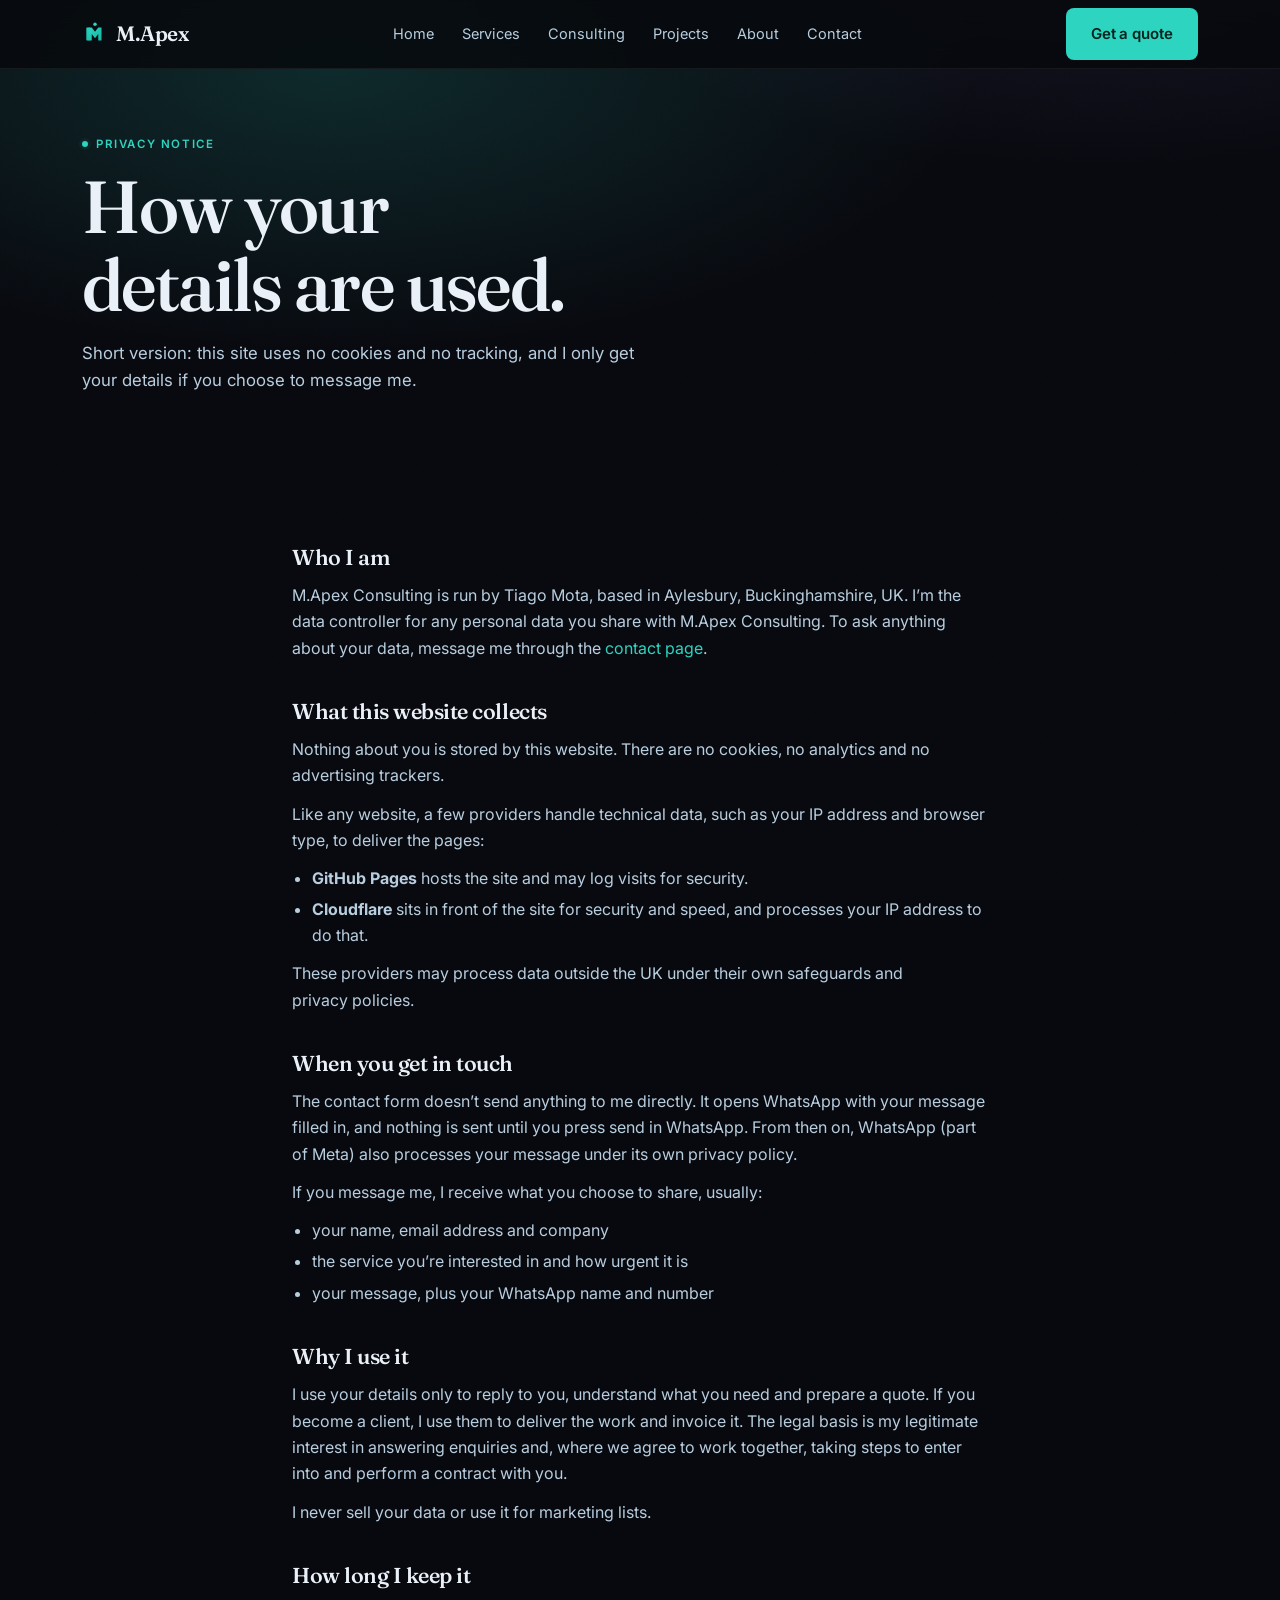
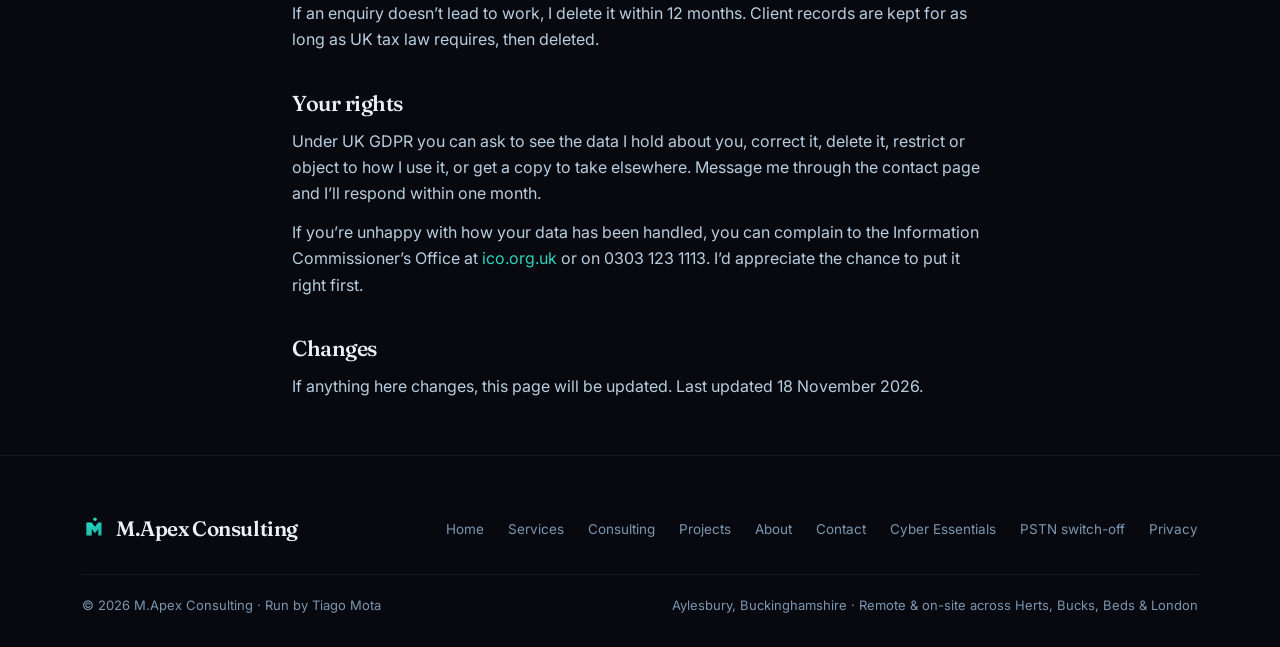
<file: privacy.html>
<!DOCTYPE html>
<html lang="en-GB">
<head>
<meta charset="UTF-8">
<meta name="viewport" content="width=device-width,initial-scale=1,viewport-fit=cover">
<title>Privacy Notice | M.Apex Consulting</title>
<meta name="description" content="How M.Apex Consulting handles your personal data: what this site collects, what happens when you get in touch, and your rights under UK GDPR.">
<link rel="canonical" href="https://mapexconsulting.co.uk/privacy.html">

<link rel="icon" type="image/svg+xml" href="/favicon.svg">
<link rel="icon" type="image/png" sizes="32x32" href="/favicon-32.png">
<link rel="icon" type="image/png" sizes="16x16" href="/favicon-16.png">
<link rel="apple-touch-icon" href="/apple-touch-icon.png">
<link rel="manifest" href="/site.webmanifest">
<meta name="theme-color" content="#08090f">

<meta property="og:type" content="website">
<meta property="og:site_name" content="M.Apex Consulting">
<meta property="og:title" content="Privacy Notice | M.Apex Consulting">
<meta property="og:description" content="How M.Apex Consulting handles your personal data: what this site collects, what happens when you get in touch, and your rights under UK GDPR.">
<meta property="og:url" content="https://mapexconsulting.co.uk/privacy.html">
<meta property="og:image" content="https://mapexconsulting.co.uk/og-image.jpg">
<meta property="og:image:width" content="1200">
<meta property="og:image:height" content="630">
<meta property="og:locale" content="en_GB">

<meta name="twitter:card" content="summary_large_image">
<meta name="twitter:title" content="Privacy Notice | M.Apex Consulting">
<meta name="twitter:description" content="How M.Apex Consulting handles your personal data: what this site collects, what happens when you get in touch, and your rights under UK GDPR.">
<meta name="twitter:image" content="https://mapexconsulting.co.uk/og-image.jpg">

<link rel="preload" href="/fonts/inter.woff2" as="font" type="font/woff2" crossorigin>
<link rel="preload" href="/fonts/fraunces.woff2" as="font" type="font/woff2" crossorigin>
<style>
@font-face{font-family:'Fraunces Variable';font-style:normal;font-display:swap;font-weight:100 900;src:url(/fonts/fraunces.woff2) format('woff2-variations');unicode-range:U+0000-00FF,U+0131,U+0152-0153,U+02BB-02BC,U+02C6,U+02DA,U+02DC,U+0304,U+0308,U+0329,U+2000-206F,U+20AC,U+2122,U+2191,U+2193,U+2212,U+2215,U+FEFF,U+FFFD}
@font-face{font-family:'Inter Variable';font-style:normal;font-display:swap;font-weight:100 900;src:url(/fonts/inter.woff2) format('woff2-variations');unicode-range:U+0000-00FF,U+0131,U+0152-0153,U+02BB-02BC,U+02C6,U+02DA,U+02DC,U+0304,U+0308,U+0329,U+2000-206F,U+20AC,U+2122,U+2191,U+2193,U+2212,U+2215,U+FEFF,U+FFFD}
/* M.Apex Consulting: shared design system
   Teal brand accent (#2DD4BF), rich dark background, Fraunces for display moments,
   Inter for body and UI. One file, five pages, consistent everywhere. */

*,*::before,*::after{box-sizing:border-box;margin:0;padding:0}

:root{
  /* --- existing brand tokens, unchanged --- */
  --bg:#08090f;--bg2:#0d0f1a;--bg3:#12141f;
  --card:#12141e;--card2:#161927;--card3:#1a1e2e;
  --border:rgba(255,255,255,0.06);--border2:rgba(255,255,255,0.105);--border3:rgba(255,255,255,0.17);
  --accent:#2DD4BF;--accent2:#14b8a6;--accent3:rgba(45,212,191,0.1);--accent4:rgba(45,212,191,0.06);
  --text:#eaf0f7;--text2:#b8cedf;--text3:#7a96b0;
  --green:#34d399;--amber:#fbbf24;--purple:#a78bfa;--red:#f87171;
  --fh:'Inter Variable',system-ui,sans-serif;
  --fd:'Fraunces Variable',Georgia,serif;
  --fb:'Inter','Segoe UI',system-ui,-apple-system,sans-serif;
  --fm:'JetBrains Mono','SF Mono',Consolas,monospace;
  --r:8px;--r2:12px;--r3:16px;--r4:999px;
  --grad-brand:linear-gradient(135deg,#2DD4BF 0%,#5EEAD4 45%,#14b8a6 100%);
  --grad-aurora:radial-gradient(60% 60% at 30% 20%,rgba(45,212,191,0.16),transparent 70%),radial-gradient(50% 50% at 80% 0%,rgba(167,139,250,0.10),transparent 70%);

  /* --- new: layout + motion scale, additive only --- */
  --maxw:1180px;
  --pad:clamp(1.25rem,4vw,2rem);
  --gap-xs:8px;--gap-sm:12px;--gap-md:20px;--gap-lg:32px;--gap-xl:56px;
  --sec-y:clamp(4rem,8vw,7rem);
  --dur:180ms;--ease:cubic-bezier(.4,0,.2,1);
}

html{scroll-behavior:smooth}
body{
  background:var(--bg);color:var(--text);font-family:var(--fb);
  font-size:16px;line-height:1.6;-webkit-font-smoothing:antialiased;
  overflow-x:hidden;position:relative;
}
/* subtle grain, the thing that keeps a flat dark field from reading as a template */
body::before{
  content:'';position:fixed;inset:0;z-index:1;pointer-events:none;opacity:0.035;mix-blend-mode:overlay;
  background-image:url("data:image/svg+xml,%3Csvg xmlns='http://www.w3.org/2000/svg' width='180' height='180'%3E%3Cfilter id='n'%3E%3CfeTurbulence type='fractalNoise' baseFrequency='0.9' numOctaves='2' stitchTiles='stitch'/%3E%3C/filter%3E%3Crect width='100%25' height='100%25' filter='url(%23n)'/%3E%3C/svg%3E");
}
.skip-link{position:fixed;top:-60px;left:12px;z-index:200;background:var(--accent);color:#04231f;padding:12px 18px;border-radius:var(--r);font-weight:600;font-size:14px;transition:top var(--dur) var(--ease)}
.skip-link:focus-visible{top:12px}
h1,h2,h3,h4{font-family:var(--fh);font-weight:800;line-height:1.12;letter-spacing:-0.015em;color:var(--text)}
h1{font-family:var(--fd);font-weight:600;font-size:clamp(2.7rem,6vw,4.8rem);letter-spacing:-0.01em;font-style:normal}
h2{font-size:clamp(1.9rem,3.6vw,2.7rem)}
h3{font-size:1.28rem}
h4{font-size:1.05rem}
p{color:var(--text2)}
a{color:inherit;text-decoration:none}
ul{list-style:none}
img{max-width:100%;display:block}
button,input,select,textarea{font-family:var(--fb);color:var(--text);font-size:15px}
::selection{background:var(--accent);color:var(--bg)}
:focus-visible{outline:2px solid var(--accent);outline-offset:2px;border-radius:4px}
@media (prefers-reduced-motion:reduce){*{animation-duration:.01ms !important;animation-iteration-count:1 !important;transition-duration:.01ms !important;scroll-behavior:auto !important}}

.grad-text{background:var(--grad-brand);-webkit-background-clip:text;background-clip:text;color:transparent}
.aurora{position:relative}
.aurora::before{content:'';position:absolute;inset:-10% -10% auto -10%;height:140%;background:var(--grad-aurora);pointer-events:none;z-index:0}
.aurora>*{position:relative;z-index:1}

.wrap{max-width:var(--maxw);margin:0 auto;padding-left:var(--pad);padding-right:var(--pad)}
.section{padding:var(--sec-y) 0}
.section-tight{padding:clamp(2.5rem,5vw,3.5rem) 0}
.grid{display:grid;gap:var(--gap-md)}
.g-2{grid-template-columns:repeat(2,1fr)}
.g-3{grid-template-columns:repeat(3,1fr)}
.g-4{grid-template-columns:repeat(4,1fr)}
.g-auto{grid-template-columns:repeat(auto-fit,minmax(240px,1fr))}
.bento{display:grid;grid-template-columns:repeat(3,1fr);grid-auto-rows:1fr;gap:var(--gap-md)}
.bento .span-2{grid-column:span 2;grid-row:span 2}
.bento .feature{background:linear-gradient(155deg,var(--card2),var(--card));border-color:var(--border3);display:flex;flex-direction:column;justify-content:center}
@media (max-width:900px){.g-2,.g-3,.g-4{grid-template-columns:1fr 1fr}.bento{grid-template-columns:1fr 1fr}.bento .span-2{grid-column:span 2;grid-row:span 1}}
@media (max-width:640px){.g-2,.g-3,.g-4,.bento{grid-template-columns:1fr}.bento .span-2{grid-column:span 1;grid-row:span 1}}

/* icons: geometric line set, single colour, inherits from parent */
.i{width:20px;height:20px;flex-shrink:0;fill:none;stroke:currentColor;stroke-width:1.6;stroke-linecap:round;stroke-linejoin:round}
.i-fill{fill:currentColor;stroke:none}
.i-lg{width:26px;height:26px}
.i-sm{width:16px;height:16px}
.icon-tile{width:44px;height:44px;border-radius:var(--r2);background:var(--accent4);border:1px solid var(--border2);display:flex;align-items:center;justify-content:center;color:var(--accent);flex-shrink:0}
.icon-tile.solid{background:var(--accent);color:var(--bg)}

/* eyebrow + section header */
.eyebrow{display:inline-flex;align-items:center;gap:8px;font-family:var(--fm);font-size:12px;letter-spacing:.08em;text-transform:uppercase;color:var(--accent);margin-bottom:14px}
.eyebrow::before{content:'';width:6px;height:6px;border-radius:50%;background:var(--accent);box-shadow:0 0 0 3px var(--accent4)}
.sec-head{max-width:640px;margin-bottom:var(--gap-xl)}
.sec-head p{margin-top:14px;font-size:1.05rem}
.sec-head.center{margin-left:auto;margin-right:auto;text-align:center}

/* buttons */
.btn{display:inline-flex;align-items:center;justify-content:center;gap:8px;padding:13px 24px;border-radius:var(--r);font-family:var(--fb);font-weight:600;font-size:15px;border:1px solid transparent;cursor:pointer;transition:transform var(--dur) var(--ease),background var(--dur),border-color var(--dur)}
.btn:active{transform:scale(.98)}
.btn-primary{background:var(--accent);color:#04231f}
.btn-primary:hover{background:#5ee0cf}
.btn-outline{border-color:var(--border3);color:var(--text)}
.btn-outline:hover{border-color:var(--accent);color:var(--accent)}
.btn-block{width:100%}

/* nav */
nav{position:fixed;top:0;left:0;right:0;z-index:100;background:rgba(7,9,13,0.82);backdrop-filter:blur(14px);border-bottom:1px solid var(--border)}
.nav-in{max-width:var(--maxw);margin:0 auto;padding:0 var(--pad);height:68px;display:flex;align-items:center;justify-content:space-between}
.logo{display:flex;align-items:center;gap:8px;font-family:var(--fh);font-weight:800;font-size:1.05rem;color:var(--text)}
.logo svg{display:block}
.nav-links{display:flex;align-items:center;gap:28px}
.nav-links a{font-size:14.5px;color:var(--text2);transition:color var(--dur)}
.nav-links a:hover,.nav-links a.active{color:var(--text)}
.nav-cta{display:flex;align-items:center;gap:18px}
.nav-toggle{display:none;background:none;border:0;color:var(--text);cursor:pointer;padding:6px}
@media (max-width:860px){
  .nav-links{position:fixed;top:68px;left:0;right:0;background:var(--bg2);border-bottom:1px solid var(--border);flex-direction:column;align-items:flex-start;padding:18px var(--pad) 24px;gap:16px;transform:translateY(-8px);opacity:0;visibility:hidden;pointer-events:none;transition:transform var(--dur) var(--ease),opacity var(--dur),visibility 0s linear var(--dur)}
  .nav-links.open{transform:translateY(0);opacity:1;visibility:visible;pointer-events:auto;transition:transform var(--dur) var(--ease),opacity var(--dur),visibility 0s}
  .nav-cta .btn-primary{display:none}
  .nav-toggle{display:block}
}

/* footer */
footer{border-top:1px solid var(--border);padding:var(--gap-xl) 0 var(--gap-lg)}
.footer-top{display:flex;justify-content:space-between;align-items:center;flex-wrap:wrap;gap:20px;padding-bottom:28px;border-bottom:1px solid var(--border);margin-bottom:20px}
.footer-links{display:flex;gap:24px;flex-wrap:wrap}
.footer-links a{font-size:13.5px;color:var(--text3)}
.footer-links a:hover{color:var(--accent)}
.footer-bottom{font-size:13px;color:var(--text3);display:flex;justify-content:space-between;flex-wrap:wrap;gap:10px}

/* cards */
.card{background:var(--card);border:1px solid var(--border2);border-radius:var(--r2);padding:26px}
.card-hover{transition:border-color var(--dur),transform var(--dur) var(--ease)}
.card-hover:hover{border-color:var(--border3);transform:translateY(-2px)}
.feature-card h3{margin:16px 0 8px;font-size:1.05rem}
.feature-card p{font-size:14.5px}

/* badges / pills / tags */
.badge{display:inline-flex;align-items:center;gap:5px;font-size:11.5px;font-weight:600;letter-spacing:.02em;padding:4px 10px;border-radius:var(--r4);border:1px solid var(--border3);color:var(--text2)}
.badge-accent{background:var(--accent4);border-color:var(--accent3);color:var(--accent)}
.badge-amber{background:rgba(251,191,36,.1);border-color:rgba(251,191,36,.28);color:var(--amber)}
.badge-red{background:rgba(248,113,113,.1);border-color:rgba(248,113,113,.28);color:var(--red)}
.badge-purple{background:rgba(167,139,250,.1);border-color:rgba(167,139,250,.28);color:var(--purple)}
.tag-row{display:flex;flex-wrap:wrap;gap:6px;margin-top:12px}

/* status dot (replaces coloured circle emoji) */
.dot{display:inline-block;width:9px;height:9px;border-radius:50%;flex-shrink:0}
.dot-red{background:var(--red)}
.dot-amber{background:var(--amber)}
.dot-yellow{background:#fde047}
.dot-green{background:var(--green)}

/* stat strip */
.stats{display:grid;grid-template-columns:repeat(4,auto);gap:var(--gap-xl);margin-top:var(--gap-lg)}
.stat b{display:block;font-family:var(--fh);font-size:2rem;color:var(--text)}
.stat span{font-size:13px;color:var(--text3)}
@media (max-width:760px){.stats{grid-template-columns:repeat(2,auto)}}

/* testimonial */
.testi{background:var(--card);border:1px solid var(--border2);border-radius:var(--r2);padding:28px;display:flex;flex-direction:column;gap:16px}
.testi .stars{display:flex;gap:3px;color:var(--amber)}
.testi p{font-size:15px;color:var(--text2);flex-grow:1}
.testi-who{display:flex;align-items:center;gap:12px;padding-top:16px;border-top:1px solid var(--border)}
.avatar{width:38px;height:38px;border-radius:50%;background:var(--accent4);border:1px solid var(--accent3);color:var(--accent);display:flex;align-items:center;justify-content:center;font-family:var(--fh);font-weight:700;font-size:13px;flex-shrink:0}
.testi-who b{display:block;font-size:14px;color:var(--text)}
.testi-who span{font-size:12.5px;color:var(--text3)}

/* pricing */
.price-card{background:var(--card);border:1px solid var(--border2);border-radius:var(--r2);padding:30px;display:flex;flex-direction:column;position:relative}
.price-card.pop{border-color:var(--accent);background:linear-gradient(180deg,var(--accent4),var(--card) 40%)}
.price-card .pop-badge{position:absolute;top:-12px;left:30px;background:var(--accent);color:#04231f;font-size:11px;font-weight:700;padding:4px 12px;border-radius:var(--r4)}
.price-card .amount{font-family:var(--fh);font-size:2rem;margin:14px 0 4px}
.price-card .amount span{font-family:var(--fb);font-size:13px;color:var(--text3);font-weight:400}
.price-card ul{margin:20px 0;display:flex;flex-direction:column;gap:11px}
.price-card li{display:flex;align-items:flex-start;gap:9px;font-size:14px;color:var(--text2)}
.price-card li .i{color:var(--accent);margin-top:2px}

/* FAQ */
.faq-item{border-bottom:1px solid var(--border)}
.faq-item summary{list-style:none;display:flex;justify-content:space-between;align-items:center;gap:16px;padding:20px 0;cursor:pointer;font-family:var(--fh);font-weight:700;font-size:15.5px;color:var(--text)}
.faq-item summary::-webkit-details-marker{display:none}
.faq-item summary .i{transition:transform var(--dur) var(--ease);color:var(--text3)}
.faq-item[open] summary .i{transform:rotate(45deg);color:var(--accent)}
.faq-item .faq-body{padding-bottom:20px;font-size:14.5px;color:var(--text2);max-width:640px}

/* forms */
.field{display:flex;flex-direction:column;gap:7px;margin-bottom:18px}
.field label{font-size:13px;color:var(--text2)}
.field input,.field select,.field textarea{background:var(--bg2);border:1px solid var(--border2);border-radius:var(--r);padding:12px 14px;transition:border-color var(--dur)}
.field input:focus-visible,.field select:focus-visible,.field textarea:focus-visible{border-color:var(--accent);outline:none}
.field textarea{resize:vertical;min-height:110px}
.urgency{display:flex;gap:8px;flex-wrap:wrap}
.urgency label{display:flex;align-items:center;gap:8px;padding:9px 14px;border:1px solid var(--border2);border-radius:var(--r4);font-size:13.5px;color:var(--text2);cursor:pointer;transition:border-color var(--dur)}
.urgency input{position:absolute;opacity:0;pointer-events:none}
.urgency input:checked + span{color:var(--text)}
.urgency label:has(input:checked){border-color:var(--accent);background:var(--accent4)}

/* services filter tabs */
.filter-row{display:flex;flex-wrap:wrap;gap:8px;margin-bottom:var(--gap-lg)}
.filter-tab{display:flex;align-items:center;gap:7px;padding:9px 16px;border-radius:var(--r4);border:1px solid var(--border2);color:var(--text2);font-size:13.5px;cursor:pointer;background:none;transition:border-color var(--dur),color var(--dur)}
.filter-tab .i{width:15px;height:15px}
.filter-tab:hover{border-color:var(--border3);color:var(--text)}
.filter-tab.active{border-color:var(--accent);background:var(--accent4);color:var(--accent)}

.cat-block{margin-bottom:var(--gap-xl);scroll-margin-top:96px}
.cat-head{display:flex;align-items:center;gap:14px;margin-bottom:22px;padding-bottom:18px;border-bottom:1px solid var(--border)}
.cat-head .icon-tile{width:40px;height:40px}
.cat-head .meta{font-size:13px;color:var(--text3)}
.svc-card{background:var(--card);border:1px solid var(--border2);border-radius:var(--r2);padding:22px;display:flex;flex-direction:column;gap:10px}
.svc-card h4{font-size:15px}
.svc-card p{font-size:13.5px;line-height:1.55}
.svc-price{font-family:var(--fm);font-size:12.5px;color:var(--accent);margin-top:auto;padding-top:4px}
.svc-foot{display:flex;justify-content:space-between;align-items:center;margin-top:6px}
.svc-link{font-size:13px;color:var(--text2);display:flex;align-items:center;gap:5px}
.svc-link:hover{color:var(--accent)}

/* ticker (pure CSS marquee, no duplicated markup needed twice in DOM for a11y) */
.ticker{border-top:1px solid var(--border);border-bottom:1px solid var(--border);background:var(--bg2);overflow:hidden;padding:14px 0}
.ticker-track{display:flex;gap:40px;width:max-content;animation:scroll 38s linear infinite}
.ticker:hover .ticker-track{animation-play-state:paused}
.ticker-track span{font-size:13px;color:var(--text3);white-space:nowrap;display:flex;align-items:center;gap:10px}
.ticker-track span::after{content:'·';color:var(--border3);margin-left:30px}
@keyframes scroll{from{transform:translateX(0)}to{transform:translateX(-50%)}}

/* signature motif: node/status line, echoes the logo's dot, used as a quiet structural device on process + timeline blocks */
.node-line{position:relative;padding-left:32px}
.node-line::before{content:'';position:absolute;left:5px;top:6px;bottom:6px;width:1px;background:var(--border2)}
.node-item{position:relative;padding-bottom:32px}
.node-item::before{content:'';position:absolute;left:-32px;top:4px;width:11px;height:11px;border-radius:50%;background:var(--bg);border:2px solid var(--accent)}
.node-item:last-child{padding-bottom:0}

.divider{height:1px;background:var(--border);border:0;margin:0}
.muted{color:var(--text3)}
.center{text-align:center}
.mono{font-family:var(--fm)}

/* scroll-aware header, hides on scroll down, returns on scroll up (FourFold / Josh Kremer pattern) */
nav{transition:transform .32s var(--ease),background var(--dur)}
nav.nav-hidden{transform:translateY(-100%)}

/* back-to-top: services.html is long enough to genuinely need it (Jack Dalrymple pattern) */
.to-top{position:fixed;right:22px;bottom:22px;z-index:90;width:44px;height:44px;border-radius:50%;background:var(--card2);border:1px solid var(--border3);color:var(--text2);display:flex;align-items:center;justify-content:center;cursor:pointer;opacity:0;pointer-events:none;transform:translateY(8px);transition:opacity var(--dur),transform var(--dur) var(--ease),border-color var(--dur),color var(--dur)}
.to-top.show{opacity:1;pointer-events:auto;transform:translateY(0)}
.to-top:hover{border-color:var(--accent);color:var(--accent)}
.to-top .i{transform:rotate(-90deg)}

/* "start from your problem" entry grid: navigation by client need, not by our own structure (Kearney pattern) */
.problem-grid{display:grid;grid-template-columns:repeat(auto-fit,minmax(260px,1fr));gap:var(--gap-sm)}
.problem-card{display:flex;align-items:flex-start;gap:14px;padding:20px;background:var(--card);border:1px solid var(--border2);border-radius:var(--r2);text-decoration:none;transition:border-color var(--dur),transform var(--dur) var(--ease)}
.problem-card:hover{border-color:var(--accent);transform:translateY(-2px)}
.problem-card .icon-tile{width:38px;height:38px}
.problem-card q{display:block;font-size:14.5px;color:var(--text);font-style:italic;line-height:1.5;quotes:'\201C' '\201D'}
.problem-card .route{display:block;font-size:12.5px;color:var(--text3);margin-top:7px}
.problem-card:hover .route{color:var(--accent)}

/* comparison block: typical agency vs M.Apex, a proven B2B pattern that was still missing */
.compare-grid{display:grid;grid-template-columns:1fr 1fr;gap:0;border:1px solid var(--border2);border-radius:var(--r2);overflow:hidden}
.compare-col{padding:28px}
.compare-col.win{background:var(--accent4);position:relative}
.compare-col.win::before{content:'';position:absolute;inset:0;border-left:1px solid var(--accent3);pointer-events:none}
.compare-col h4{font-family:var(--fh);font-size:1.05rem;margin-bottom:18px;display:flex;align-items:center;gap:9px}
.compare-col.win h4{color:var(--accent)}
.compare-row{display:flex;align-items:flex-start;gap:10px;padding:11px 0;border-top:1px solid var(--border)}
.compare-row:first-of-type{border-top:0}
.compare-row .i{margin-top:2px;flex-shrink:0}
.compare-col:not(.win) .compare-row .i{color:var(--text3)}
.compare-col.win .compare-row .i{color:var(--accent)}
.compare-row span{font-size:14px;color:var(--text2)}
@media (max-width:700px){.compare-grid{grid-template-columns:1fr}.compare-col.win::before{border-left:0;border-top:1px solid var(--accent3)}}

@media (max-width:640px){
  .footer-top,.footer-bottom{flex-direction:column;align-items:flex-start}
  .to-top{right:14px;bottom:14px}
}

/* content is visible immediately, no scroll-triggered opacity gating: see changelog for why */

/* hover polish on interactive surfaces */
.card,.price-card,.testi,.svc-card{transition:border-color var(--dur) var(--ease),transform var(--dur) var(--ease),box-shadow var(--dur) var(--ease)}
.card:hover,.svc-card:hover{border-color:var(--accent3);transform:translateY(-3px);box-shadow:0 16px 40px -20px rgba(45,212,191,0.25)}
.price-card:hover{transform:translateY(-3px)}
.filter-tab,.btn{transition:transform var(--dur) var(--ease),border-color var(--dur),background var(--dur),color var(--dur),box-shadow var(--dur)}
.btn-primary:hover{box-shadow:0 10px 28px -12px rgba(45,212,191,0.55)}

/* hero network visual: signature element, echoes the logo's node/connection language */
.net-viz{position:absolute;top:0;right:0;width:min(46vw,460px);height:460px;pointer-events:none;opacity:0.9}
.net-viz line{stroke:var(--accent);stroke-width:1;opacity:0.14}
.net-viz circle{fill:var(--accent);animation:netpulse 4.5s ease-in-out infinite;transform-box:fill-box;transform-origin:center}
@keyframes netpulse{0%,100%{opacity:.35;transform:scale(1)}50%{opacity:1;transform:scale(1.45)}}
.hero-shell{position:relative;overflow:hidden}
.hero-shell::before{content:'';position:absolute;inset:-15% -10% auto -10%;height:150%;background:var(--grad-aurora);pointer-events:none;z-index:0}
.hero-shell>.wrap{position:relative;z-index:1}
@media (max-width:1000px){.net-viz{display:none}}
@media (prefers-reduced-motion:reduce){.net-viz circle{animation:none;opacity:.6}}

/* status pulse: small live indicator on the active-services panel, same signature language */
.pulse-dot{position:relative;width:7px;height:7px;border-radius:50%;flex-shrink:0}
.pulse-dot::after{content:'';position:absolute;inset:-4px;border-radius:50%;border:1px solid currentColor;animation:pulsering 2.2s ease-out infinite}
@media (prefers-reduced-motion:reduce){.pulse-dot::after{animation:none}}
@keyframes pulsering{0%{opacity:.7;transform:scale(.5)}100%{opacity:0;transform:scale(1.6)}}

/* testimonial slider */
.slider{position:relative}
.slider-track{display:flex;transition:transform .5s var(--ease)}
.slider-viewport{overflow:hidden;border-radius:var(--r2)}
.slider-track .testi{flex:0 0 100%;margin:0 2px}
.slider-dots{display:flex;justify-content:center;gap:8px;margin-top:22px}
.slider-dots button{width:8px;height:8px;border-radius:50%;border:0;background:var(--border3);cursor:pointer;padding:0;transition:background var(--dur),width var(--dur)}
.slider-dots button.active{background:var(--accent);width:22px;border-radius:4px}

/* active-services status list */
.status-row{display:flex;align-items:center;gap:12px;padding:13px 0;border-bottom:1px solid var(--border)}
.status-row:last-child{border-bottom:0}
.status-row .icon-tile{width:34px;height:34px}
.status-row .name{flex:1;font-size:14px;color:var(--text)}
.status-label{display:flex;align-items:center;gap:7px;font-size:12px;color:var(--text3)}

/* on-page search, shows up where content is long enough to need it */
.search-box{position:relative;margin-bottom:var(--gap-md)}
.search-box .i{position:absolute;left:16px;top:50%;transform:translateY(-50%);color:var(--text3);pointer-events:none}
.search-box input{width:100%;padding:14px 16px 14px 46px;background:var(--card);border:1px solid var(--border2);border-radius:var(--r2);font-size:15px}
.search-box input:focus-visible{border-color:var(--accent);outline:none}
.search-box .clear-search{position:absolute;right:12px;top:50%;transform:translateY(-50%);background:none;border:0;color:var(--text3);cursor:pointer;padding:6px;display:none}
.search-box.has-value .clear-search{display:block}
.no-results{display:none;text-align:center;padding:60px 20px;color:var(--text3)}
.no-results.show{display:block}


/* guidelines pass: theming, touch, typography, focus, a11y helpers */
html{color-scheme:dark;scroll-padding-top:88px;-webkit-tap-highlight-color:rgba(45,212,191,0.18)}
@media (pointer:fine){html{overscroll-behavior:none}}
a,button,input,select,textarea,label,summary{touch-action:manipulation}
h1,h2,h3{text-wrap:balance}
p{text-wrap:pretty}
.stat b,.mono{font-variant-numeric:tabular-nums}
.h4{font-size:1.05rem}
.compare-col h3{font-family:var(--fh);font-size:1.05rem;margin-bottom:18px;display:flex;align-items:center;gap:9px}
.compare-col.win h3{color:var(--accent)}
.card,.svc-card,.testi,.problem-card{overflow-wrap:break-word}
.status-row .name{min-width:0}
.field input:focus-visible,.field select:focus-visible,.field textarea:focus-visible,.search-box input:focus-visible{box-shadow:0 0 0 3px var(--accent3)}
.field select option{background:var(--bg2);color:var(--text)}
fieldset{border:0;margin:0;padding:0;min-width:0}
legend{font-size:13px;color:var(--text2);margin-bottom:7px;padding:0}
.field-error{color:var(--red);font-size:13px;margin-bottom:14px}
.field-error:empty{display:none}
.wrap,.nav-in{padding-left:max(var(--pad),env(safe-area-inset-left));padding-right:max(var(--pad),env(safe-area-inset-right))}
.to-top{bottom:max(22px,calc(env(safe-area-inset-bottom) + 12px))}
.cat-block{content-visibility:auto;contain-intrinsic-size:auto 900px}
.slider-dots{align-items:center}
.slider-dots button{position:relative}
.slider-dots button::before{content:'';position:absolute;inset:-12px -6px}
.motion-toggle{display:inline-flex;align-items:center;justify-content:center;width:32px;height:32px;border-radius:50%;border:1px solid var(--border3);background:var(--card);color:var(--text2);cursor:pointer;transition:border-color var(--dur),color var(--dur)}
.motion-toggle:hover{border-color:var(--accent);color:var(--accent)}
.motion-toggle .i{width:14px;height:14px}
.ticker{position:relative}
.ticker .motion-toggle{position:absolute;right:max(12px,env(safe-area-inset-right));top:50%;transform:translateY(-50%);z-index:2}
.ticker.paused .ticker-track{animation-play-state:paused}
.sr-only{position:absolute;width:1px;height:1px;padding:0;margin:-1px;overflow:hidden;clip:rect(0,0,0,0);white-space:nowrap;border:0}

/* type system: Fraunces for headlines, Inter for everything you read or tap, Fraunces also for the logo wordmark */
:root{--fd:'Fraunces Variable',Georgia,'Times New Roman',serif;--fh:'Inter Variable',system-ui,-apple-system,'Segoe UI',sans-serif;--fb:'Inter Variable',system-ui,-apple-system,'Segoe UI',sans-serif;--fm:'Inter Variable',system-ui,-apple-system,'Segoe UI',sans-serif}
body{font-feature-settings:'cv11','ss01';font-optical-sizing:auto}
h1,h2{font-family:var(--fd);font-weight:560;letter-spacing:-0.022em;line-height:1.06;font-optical-sizing:auto}
h1{font-size:clamp(2.35rem,6vw,4.6rem)}
h2{font-size:clamp(1.85rem,3.6vw,2.8rem)}
h3,h4{font-family:var(--fh);font-weight:640;letter-spacing:-0.012em;line-height:1.25}
.feature.span-2 h3{font-family:var(--fd);font-weight:560;letter-spacing:-0.015em}
.stat b{font-family:var(--fd);font-weight:560;letter-spacing:-0.02em}
.logo{font-family:var(--fd);font-weight:600;font-size:1.3rem;letter-spacing:-0.02em}
.eyebrow{font-weight:600;font-size:11.5px;letter-spacing:.14em}
.btn{font-weight:600;letter-spacing:-0.005em}
p{line-height:1.65}

/* phone layout */
.mbar{display:none}
@media (max-width:640px){
  :root{--sec-y:clamp(3.25rem,12vw,4.5rem);--pad:20px}
  body{font-size:16px}
  h1{font-size:clamp(2.2rem,10.2vw,2.9rem);line-height:1.04}
  h2{font-size:clamp(1.7rem,7.6vw,2.1rem);line-height:1.1}
  .sec-head{margin-bottom:28px}
  .sec-head p,header p{font-size:1rem}
  header .btn{flex:1 1 100%}
  .stats{gap:22px 28px;margin-top:28px}
  .stat b{font-size:1.7rem}
    .stat span{font-size:12.5px}
  .card,.price-card,.svc-card{padding:20px}
  .status-row{padding:10px 0}
  .problem-card{padding:16px}
  input,select,textarea{font-size:16px}
  .filter-row{flex-wrap:nowrap;overflow-x:auto;margin-left:calc(-1 * var(--pad));margin-right:calc(-1 * var(--pad));padding:2px var(--pad) 8px;scrollbar-width:none;scroll-snap-type:x proximity}
  .filter-row::-webkit-scrollbar{display:none}
  .filter-tab{flex:0 0 auto;scroll-snap-align:start}
  .footer-links{gap:6px 18px}
  .footer-links a{display:inline-block;padding:6px 0;font-size:14px}
  .mbar{display:flex;position:fixed;left:0;right:0;bottom:0;z-index:95;gap:10px;padding:10px max(16px,env(safe-area-inset-right)) calc(10px + env(safe-area-inset-bottom)) max(16px,env(safe-area-inset-left));background:rgba(8,9,15,0.9);backdrop-filter:blur(14px);-webkit-backdrop-filter:blur(14px);border-top:1px solid var(--border2)}
  .mbar .btn{flex:1;padding:12px 10px;font-size:14.5px}
  body.has-mbar{padding-bottom:calc(72px + env(safe-area-inset-bottom))}
  .has-mbar .to-top{bottom:calc(84px + env(safe-area-inset-bottom))}
}
.stat b[style*="1.55rem"]{font-size:2rem!important}
@media (max-width:640px){.stat b,.stat b[style*="1.55rem"]{font-size:1.7rem!important}.eyebrow{letter-spacing:.1em}}
.stat span{display:block;line-height:1.45;margin-top:4px}
</style>
<script type="application/ld+json">
{
  "@context": "https://schema.org",
  "@type": "ProfessionalService",
  "name": "M.Apex Consulting",
  "founder": {"@type": "Person", "name": "Tiago Mota", "jobTitle": "Founder and Principal Consultant"},
  "description": "UK IT consultancy covering cloud, cybersecurity, data, AI and bespoke software development for small and medium businesses.",
  "url": "https://mapexconsulting.co.uk/",
  "logo": "https://mapexconsulting.co.uk/icon-512.png",
  "image": "https://mapexconsulting.co.uk/og-image.jpg",
  "priceRange": "\u00a3\u00a3",
  "areaServed": [
    {"@type": "AdministrativeArea", "name": "Hertfordshire"},
    {"@type": "AdministrativeArea", "name": "Buckinghamshire"},
    {"@type": "AdministrativeArea", "name": "Bedfordshire"},
    {"@type": "AdministrativeArea", "name": "London"}
  ],
  "address": {
    "@type": "PostalAddress",
    "addressLocality": "Aylesbury",
    "addressRegion": "Buckinghamshire",
    "addressCountry": "GB"
  },
  "makesOffer": [
    {"@type": "Offer", "itemOffered": {"@type": "Service", "name": "Strategic Advisory"}},
    {"@type": "Offer", "itemOffered": {"@type": "Service", "name": "Infrastructure & Cloud"}},
    {"@type": "Offer", "itemOffered": {"@type": "Service", "name": "Security & Compliance"}},
    {"@type": "Offer", "itemOffered": {"@type": "Service", "name": "Data & Reporting"}},
    {"@type": "Offer", "itemOffered": {"@type": "Service", "name": "AI & Automation"}},
    {"@type": "Offer", "itemOffered": {"@type": "Service", "name": "Manufacturing & Operations"}},
    {"@type": "Offer", "itemOffered": {"@type": "Service", "name": "Digital Platforms"}},
    {"@type": "Offer", "itemOffered": {"@type": "Service", "name": "Ongoing Partnership"}}
  ]
}
</script>
</head>
<body class="has-mbar">
<svg style="display:none" aria-hidden="true" xmlns:xlink="http://www.w3.org/1999/xlink"><defs>
<symbol id="i-check" viewBox="0 0 24 24"><polyline points="4 12.5 9.5 18 20 6"/></symbol>
<symbol id="i-cloud" viewBox="0 0 24 24"><path d="M6.5 18a4 4 0 01-.5-7.97A5 5 0 0115.9 8.05 4.5 4.5 0 0117.5 18h-11z"/></symbol>
<symbol id="i-lock" viewBox="0 0 24 24"><rect x="5" y="11" width="14" height="9" rx="2"/><path d="M8 11V7a4 4 0 018 0v4"/></symbol>
<symbol id="i-shield" viewBox="0 0 24 24"><path d="M12 3l7 3v5c0 5-3 8.5-7 10-4-1.5-7-5-7-10V6l7-3z"/></symbol>
<symbol id="i-bolt" viewBox="0 0 24 24"><path d="M13 2 4 14h6l-1 8 9-12h-6l1-8z"/></symbol>
<symbol id="i-bars" viewBox="0 0 24 24"><rect x="4" y="12" width="4" height="8" rx="1" fill="currentColor" stroke="none"/><rect x="10" y="7" width="4" height="13" rx="1" fill="currentColor" stroke="none"/><rect x="16" y="3" width="4" height="17" rx="1" fill="currentColor" stroke="none"/></symbol>
<symbol id="i-node" viewBox="0 0 24 24"><circle cx="12" cy="12" r="2.3" fill="currentColor" stroke="none"/><circle cx="12" cy="4" r="1.5" fill="currentColor" stroke="none"/><circle cx="19" cy="16" r="1.5" fill="currentColor" stroke="none"/><circle cx="5" cy="16" r="1.5" fill="currentColor" stroke="none"/><line x1="12" y1="9.7" x2="12" y2="5.7"/><line x1="13.9" y1="13.3" x2="17.4" y2="15.2"/><line x1="10.1" y1="13.3" x2="6.6" y2="15.2"/></symbol>
<symbol id="i-globe" viewBox="0 0 24 24"><circle cx="12" cy="12" r="8.5"/><ellipse cx="12" cy="12" rx="3.6" ry="8.5"/><line x1="3.7" y1="12" x2="20.3" y2="12"/></symbol>
<symbol id="i-broadcast" viewBox="0 0 24 24"><path d="M4 10v4a1 1 0 001 1h1.5l7 4.5V4.5L6.5 9H5a1 1 0 00-1 1z"/><path d="M18 9a4 4 0 010 6"/></symbol>
<symbol id="i-gear" viewBox="0 0 24 24"><circle cx="12" cy="12" r="3"/><line x1="12" y1="2.5" x2="12" y2="5.5"/><line x1="12" y1="18.5" x2="12" y2="21.5"/><line x1="2.5" y1="12" x2="5.5" y2="12"/><line x1="18.5" y1="12" x2="21.5" y2="12"/><line x1="5.4" y1="5.4" x2="7.5" y2="7.5"/><line x1="16.5" y1="16.5" x2="18.6" y2="18.6"/><line x1="5.4" y1="18.6" x2="7.5" y2="16.5"/><line x1="16.5" y1="7.5" x2="18.6" y2="5.4"/></symbol>
<symbol id="i-clipboard" viewBox="0 0 24 24"><rect x="6" y="4" width="12" height="17" rx="2"/><rect x="9" y="2.3" width="6" height="3.6" rx="1"/><line x1="9" y1="11.5" x2="15" y2="11.5"/><line x1="9" y1="15.5" x2="15" y2="15.5"/></symbol>
<symbol id="i-tablet" viewBox="0 0 24 24"><rect x="5" y="2.5" width="14" height="19" rx="2"/><circle cx="12" cy="18.2" r="0.9" fill="currentColor" stroke="none"/></symbol>
<symbol id="i-cycle" viewBox="0 0 24 24"><path d="M19 12a7 7 0 10-2.5 5.4"/><polyline points="20.5 9.3 19 12.3 16.2 11"/></symbol>
<symbol id="i-link" viewBox="0 0 24 24"><rect x="3" y="9" width="10" height="6" rx="3" transform="rotate(-25 8 12)"/><rect x="11" y="9" width="10" height="6" rx="3" transform="rotate(-25 16 12)"/></symbol>
<symbol id="i-partner" viewBox="0 0 24 24"><circle cx="9" cy="12" r="5.5" opacity="0.5"/><circle cx="15" cy="12" r="5.5"/></symbol>
<symbol id="i-calendar" viewBox="0 0 24 24"><rect x="4" y="5" width="16" height="15" rx="2"/><line x1="4" y1="9.5" x2="20" y2="9.5"/><line x1="8" y1="3" x2="8" y2="6.5"/><line x1="16" y1="3" x2="16" y2="6.5"/></symbol>
<symbol id="i-clock" viewBox="0 0 24 24"><circle cx="12" cy="12" r="8.5"/><polyline points="12 7.5 12 12 15.5 14"/></symbol>
<symbol id="i-target" viewBox="0 0 24 24"><circle cx="12" cy="12" r="8.5"/><circle cx="12" cy="12" r="5"/><circle cx="12" cy="12" r="1.5" fill="currentColor" stroke="none"/></symbol>
<symbol id="i-tag" viewBox="0 0 24 24"><path d="M12.6 3.4l7.9 7.9a1.8 1.8 0 010 2.6l-5.2 5.2a1.8 1.8 0 01-2.6 0l-7.9-7.9V4.4a1 1 0 011-1h6.8z"/><circle cx="8.6" cy="8.4" r="1.2" fill="currentColor" stroke="none"/></symbol>
<symbol id="i-trend" viewBox="0 0 24 24"><polyline points="3.5 16.5 9.5 10.5 13.5 14.5 20.5 6.5"/><polyline points="14.5 6.5 20.5 6.5 20.5 12.5"/></symbol>
<symbol id="i-monitor" viewBox="0 0 24 24"><rect x="3" y="4.5" width="18" height="12.5" rx="2"/><line x1="8" y1="20.5" x2="16" y2="20.5"/><line x1="12" y1="17" x2="12" y2="20.5"/></symbol>
<symbol id="i-scale" viewBox="0 0 24 24"><line x1="12" y1="3" x2="12" y2="21"/><line x1="5" y1="7" x2="19" y2="7"/><path d="M5 7l-3.3 6.3a3.7 3.7 0 007.6 0L5 7z"/><path d="M19 7l-3.3 6.3a3.7 3.7 0 007.6 0L19 7z"/><line x1="8.5" y1="21" x2="15.5" y2="21"/></symbol>
<symbol id="i-chat" viewBox="0 0 24 24"><path d="M4 5h16v11H8.5L4 19.5V5z"/></symbol>
<symbol id="i-star" viewBox="0 0 24 24"><polygon points="12 3 14.6 9 21 9.6 16.1 13.7 17.6 20 12 16.6 6.4 20 7.9 13.7 3 9.6 9.4 9" fill="currentColor" stroke="none"/></symbol>
<symbol id="i-plus" viewBox="0 0 24 24"><line x1="12" y1="5" x2="12" y2="19"/><line x1="5" y1="12" x2="19" y2="12"/></symbol>
<symbol id="i-arrow" viewBox="0 0 24 24"><line x1="4" y1="12" x2="19" y2="12"/><polyline points="13 6 19 12 13 18"/></symbol>
<symbol id="i-pin" viewBox="0 0 24 24"><path d="M12 21s7-6.4 7-12a7 7 0 10-14 0c0 5.6 7 12 7 12z"/><circle cx="12" cy="9" r="2.4"/></symbol>
<symbol id="i-server" viewBox="0 0 24 24"><rect x="4" y="4" width="16" height="6" rx="1.5"/><rect x="4" y="14" width="16" height="6" rx="1.5"/><circle cx="7.5" cy="7" r="0.9" fill="currentColor" stroke="none"/><circle cx="7.5" cy="17" r="0.9" fill="currentColor" stroke="none"/></symbol>
<symbol id="i-sync" viewBox="0 0 24 24"><path d="M4 12a8 8 0 0114-5.3M20 12a8 8 0 01-14 5.3"/><polyline points="17.5 4.5 18 7 15.5 7.2"/><polyline points="6.5 19.5 6 17 8.5 16.8"/></symbol>
<symbol id="i-menu" viewBox="0 0 24 24"><line x1="4" y1="7" x2="20" y2="7"/><line x1="4" y1="12" x2="20" y2="12"/><line x1="4" y1="17" x2="20" y2="17"/></symbol>
<symbol id="i-search" viewBox="0 0 24 24"><circle cx="10.5" cy="10.5" r="6.5"/><line x1="15.3" y1="15.3" x2="20.5" y2="20.5"/></symbol>
<symbol id="i-x" viewBox="0 0 24 24"><line x1="5" y1="5" x2="19" y2="19"/><line x1="19" y1="5" x2="5" y2="19"/></symbol>
<symbol id="i-whatsapp" viewBox="0 0 24 24" fill="currentColor" stroke="none"><path d="M17.47 14.38c-.3-.15-1.76-.87-2.03-.97-.27-.1-.47-.15-.67.15-.2.3-.77.97-.94 1.16-.17.2-.35.22-.64.08-.3-.15-1.26-.46-2.4-1.48-.88-.79-1.48-1.76-1.65-2.06-.17-.3-.02-.46.13-.6.13-.14.3-.35.45-.52.15-.17.2-.3.3-.5.1-.2.05-.37-.02-.52-.08-.15-.67-1.61-.92-2.21-.24-.58-.49-.5-.67-.51h-.57c-.2 0-.52.07-.79.37-.27.3-1.04 1.02-1.04 2.48s1.07 2.87 1.22 3.07c.15.2 2.1 3.2 5.08 4.49.7.3 1.26.49 1.69.63.71.22 1.36.19 1.87.12.57-.09 1.76-.72 2.01-1.42.25-.69.25-1.29.17-1.41-.07-.13-.27-.2-.57-.35M12.05 22h-.01a9.87 9.87 0 01-5.04-1.38l-.36-.21-3.74.98 1-3.65-.24-.37a9.86 9.86 0 01-1.51-5.26C2.16 6.6 6.6 2.17 12.05 2.17c2.64 0 5.12 1.03 6.99 2.9a9.83 9.83 0 012.89 6.99c0 5.45-4.44 9.88-9.88 9.88M18.5 3.58A11.82 11.82 0 0012.05 0C5.5 0 .16 5.33.15 11.89c0 2.1.55 4.14 1.59 5.95L0 24l6.3-1.65a11.88 11.88 0 005.68 1.45h.01c6.55 0 11.89-5.34 11.89-11.9 0-3.17-1.24-6.17-3.48-8.32"/></symbol>
<symbol id="i-pause" viewBox="0 0 24 24"><line x1="9" y1="5" x2="9" y2="19"/><line x1="15" y1="5" x2="15" y2="19"/></symbol><symbol id="i-play" viewBox="0 0 24 24"><polygon points="7 5 19 12 7 19" fill="currentColor" stroke="none"/></symbol></defs></svg>
<a href="#main" class="skip-link">Skip to content</a>
<nav>
  <div class="nav-in">
    <a href="index.html" class="logo" translate="no"><svg width="26" height="26" viewBox="0 0 120 120" xmlns="http://www.w3.org/2000/svg" style="display:block" aria-hidden="true" focusable="false">
<defs><linearGradient id="grad" x1="0%" y1="0%" x2="100%" y2="100%">
<stop offset="0%" style="stop-color:#2DD4BF;stop-opacity:1"/>
<stop offset="100%" style="stop-color:#14b8a6;stop-opacity:1"/>
</linearGradient></defs>
<rect x="20" y="30" width="15" height="60" fill="url(#grad)" rx="2"/>
<polygon points="45,30 60,50 75,30 90,30 90,90 75,90 75,60 60,80 45,60 45,90 30,90 30,30" fill="url(#grad)"/>
<circle cx="60" cy="15" r="8" fill="#2DD4BF"/>
</svg>M.Apex</a>
    <ul class="nav-links" id="navLinks">
    <li><a href="index.html">Home</a></li>
    <li><a href="services.html">Services</a></li>
    <li><a href="consulting.html">Consulting</a></li>
    <li><a href="projects.html">Projects</a></li>
    <li><a href="about.html">About</a></li>
    <li><a href="contact.html">Contact</a></li>
    </ul>
    <div class="nav-cta">
      <a href="contact.html" class="btn btn-primary">Get a quote</a>
      <button class="nav-toggle" id="navToggle" aria-label="Toggle menu" aria-expanded="false"><svg class="i" aria-hidden="true" focusable="false"><use href="#i-menu" xlink:href="#i-menu"/></svg></button>
    </div>
  </div>
</nav>
<script>
(function(){
  var t=document.getElementById('navToggle'), l=document.getElementById('navLinks');
  function set(open){ l.classList.toggle('open',open); t.setAttribute('aria-expanded',open); }
  t.addEventListener('click',function(){ set(!l.classList.contains('open')); });
  l.addEventListener('click',function(e){ if(e.target.closest('a')) set(false); });
  document.addEventListener('keydown',function(e){ if(e.key==='Escape' && l.classList.contains('open')){ set(false); t.focus(); } });
})();
</script>
<main id="main">
<header class="section-tight hero-shell" style="padding-top:calc(68px + var(--sec-y) * 0.6)">
  <div class="wrap">
    <div class="eyebrow">Privacy notice</div>
    <h1 style="max-width:700px">How your details are used.</h1>
    <p style="max-width:560px;margin-top:16px;font-size:1.05rem">Short version: this site uses no cookies and no tracking, and I only get your details if you choose to message me.</p>
  </div>
</header>
<section class="section-tight">
  <div class="wrap" style="max-width:760px">
    <h2 style="font-size:1.35rem;margin-top:40px">Who I am</h2>
    <p style="margin-top:12px">M.Apex Consulting is run by Tiago Mota, based in Aylesbury, Buckinghamshire, UK. I’m the data controller for any personal data you share with M.Apex Consulting. To ask anything about your data, message me through the <a href="contact.html" style="color:var(--accent)">contact page</a>.</p>
    <h2 style="font-size:1.35rem;margin-top:40px">What this website collects</h2>
    <p style="margin-top:12px">Nothing about you is stored by this website. There are no cookies, no analytics and no advertising trackers.</p>
    <p style="margin-top:12px">Like any website, a few providers handle technical data, such as your IP address and browser type, to deliver the pages:</p>
    <ul style="margin-top:12px;padding-left:20px;list-style:disc;color:var(--text2)"><li style="margin-top:6px"><b>GitHub Pages</b> hosts the site and may log visits for security.</li><li style="margin-top:6px"><b>Cloudflare</b> sits in front of the site for security and speed, and processes your IP address to do that.</li></ul>
    <p style="margin-top:12px">These providers may process data outside the UK under their own safeguards and privacy policies.</p>
    <h2 style="font-size:1.35rem;margin-top:40px">When you get in touch</h2>
    <p style="margin-top:12px">The contact form doesn’t send anything to me directly. It opens WhatsApp with your message filled in, and nothing is sent until you press send in WhatsApp. From then on, WhatsApp (part of Meta) also processes your message under its own privacy policy.</p>
    <p style="margin-top:12px">If you message me, I receive what you choose to share, usually:</p>
    <ul style="margin-top:12px;padding-left:20px;list-style:disc;color:var(--text2)"><li style="margin-top:6px">your name, email address and company</li><li style="margin-top:6px">the service you’re interested in and how urgent it is</li><li style="margin-top:6px">your message, plus your WhatsApp name and number</li></ul>
    <h2 style="font-size:1.35rem;margin-top:40px">Why I use it</h2>
    <p style="margin-top:12px">I use your details only to reply to you, understand what you need and prepare a quote. If you become a client, I use them to deliver the work and invoice it. The legal basis is my legitimate interest in answering enquiries and, where we agree to work together, taking steps to enter into and perform a contract with you.</p>
    <p style="margin-top:12px">I never sell your data or use it for marketing lists.</p>
    <h2 style="font-size:1.35rem;margin-top:40px">How long I keep it</h2>
    <p style="margin-top:12px">If an enquiry doesn’t lead to work, I delete it within 12 months. Client records are kept for as long as UK tax law requires, then deleted.</p>
    <h2 style="font-size:1.35rem;margin-top:40px">Your rights</h2>
    <p style="margin-top:12px">Under UK GDPR you can ask to see the data I hold about you, correct it, delete it, restrict or object to how I use it, or get a copy to take elsewhere. Message me through the contact page and I’ll respond within one month.</p>
    <p style="margin-top:12px">If you’re unhappy with how your data has been handled, you can complain to the Information Commissioner’s Office at <a href="https://ico.org.uk/make-a-complaint/" style="color:var(--accent)">ico.org.uk</a> or on 0303 123 1113. I’d appreciate the chance to put it right first.</p>
    <h2 style="font-size:1.35rem;margin-top:40px">Changes</h2>
    <p style="margin-top:12px">If anything here changes, this page will be updated. Last updated 18 November 2026.</p>
  </div>
</section>
</main>
<footer>
  <div class="wrap">
    <div class="footer-top">
      <a href="index.html" class="logo" translate="no"><svg width="26" height="26" viewBox="0 0 120 120" xmlns="http://www.w3.org/2000/svg" style="display:block" aria-hidden="true" focusable="false">
<defs><linearGradient id="grad-foot" x1="0%" y1="0%" x2="100%" y2="100%">
<stop offset="0%" style="stop-color:#2DD4BF;stop-opacity:1"/>
<stop offset="100%" style="stop-color:#14b8a6;stop-opacity:1"/>
</linearGradient></defs>
<rect x="20" y="30" width="15" height="60" fill="url(#grad-foot)" rx="2"/>
<polygon points="45,30 60,50 75,30 90,30 90,90 75,90 75,60 60,80 45,60 45,90 30,90 30,30" fill="url(#grad-foot)"/>
<circle cx="60" cy="15" r="8" fill="#2DD4BF"/>
</svg>M.Apex Consulting</a>
      <ul class="footer-links"><li><a href="index.html">Home</a></li><li><a href="services.html">Services</a></li><li><a href="consulting.html">Consulting</a></li><li><a href="projects.html">Projects</a></li><li><a href="about.html">About</a></li><li><a href="contact.html">Contact</a></li><li><a href="cyber-essentials.html">Cyber Essentials</a></li><li><a href="pstn-switch-off.html">PSTN switch-off</a></li><li><a href="privacy.html">Privacy</a></li></ul>
    </div>
    <div class="footer-bottom">
      <span>&copy; 2026 M.Apex Consulting &middot; Run by Tiago Mota</span>
      <span>Aylesbury, Buckinghamshire &middot; Remote &amp; on-site across Herts, Bucks, Beds &amp; London</span>
    </div>
  </div>
</footer>
<div class="mbar" role="navigation" aria-label="Quick contact"><a href="https://wa.me/447349301106" class="btn btn-primary"><svg class="i i-sm" aria-hidden="true" focusable="false"><use href="#i-whatsapp" xlink:href="#i-whatsapp"/></svg>WhatsApp</a><a href="contact.html" class="btn btn-outline">Get a quote</a></div>
<button class="to-top" id="toTop" aria-label="Back to top"><svg class="i" aria-hidden="true" focusable="false"><use href="#i-arrow" xlink:href="#i-arrow"/></svg></button>
<script>
(function(){
  var reduced = window.matchMedia && matchMedia('(prefers-reduced-motion: reduce)').matches;

  // scroll-aware header + back-to-top
  (function(){
    var nav = document.querySelector('nav');
    var toTop = document.getElementById('toTop');
    var last = window.pageYOffset;
    var ticking = false;
    function onScroll(){
      var y = window.pageYOffset;
      if(nav){
        var menuOpen = nav.querySelector('.nav-links.open');
        if(!menuOpen && y > 300 && y > last) nav.classList.add('nav-hidden');
        else nav.classList.remove('nav-hidden');
      }
      if(toTop) toTop.classList.toggle('show', y > 700);
      last = y;
      ticking = false;
    }
    window.addEventListener('scroll', function(){
      if(!ticking){ requestAnimationFrame(onScroll); ticking = true; }
    }, {passive:true});
    if(toTop) toTop.addEventListener('click', function(){
      window.scrollTo({top:0, behavior: reduced ? 'auto' : 'smooth'});
    });
  })();
})();
</script>
</body>
</html>
</file>
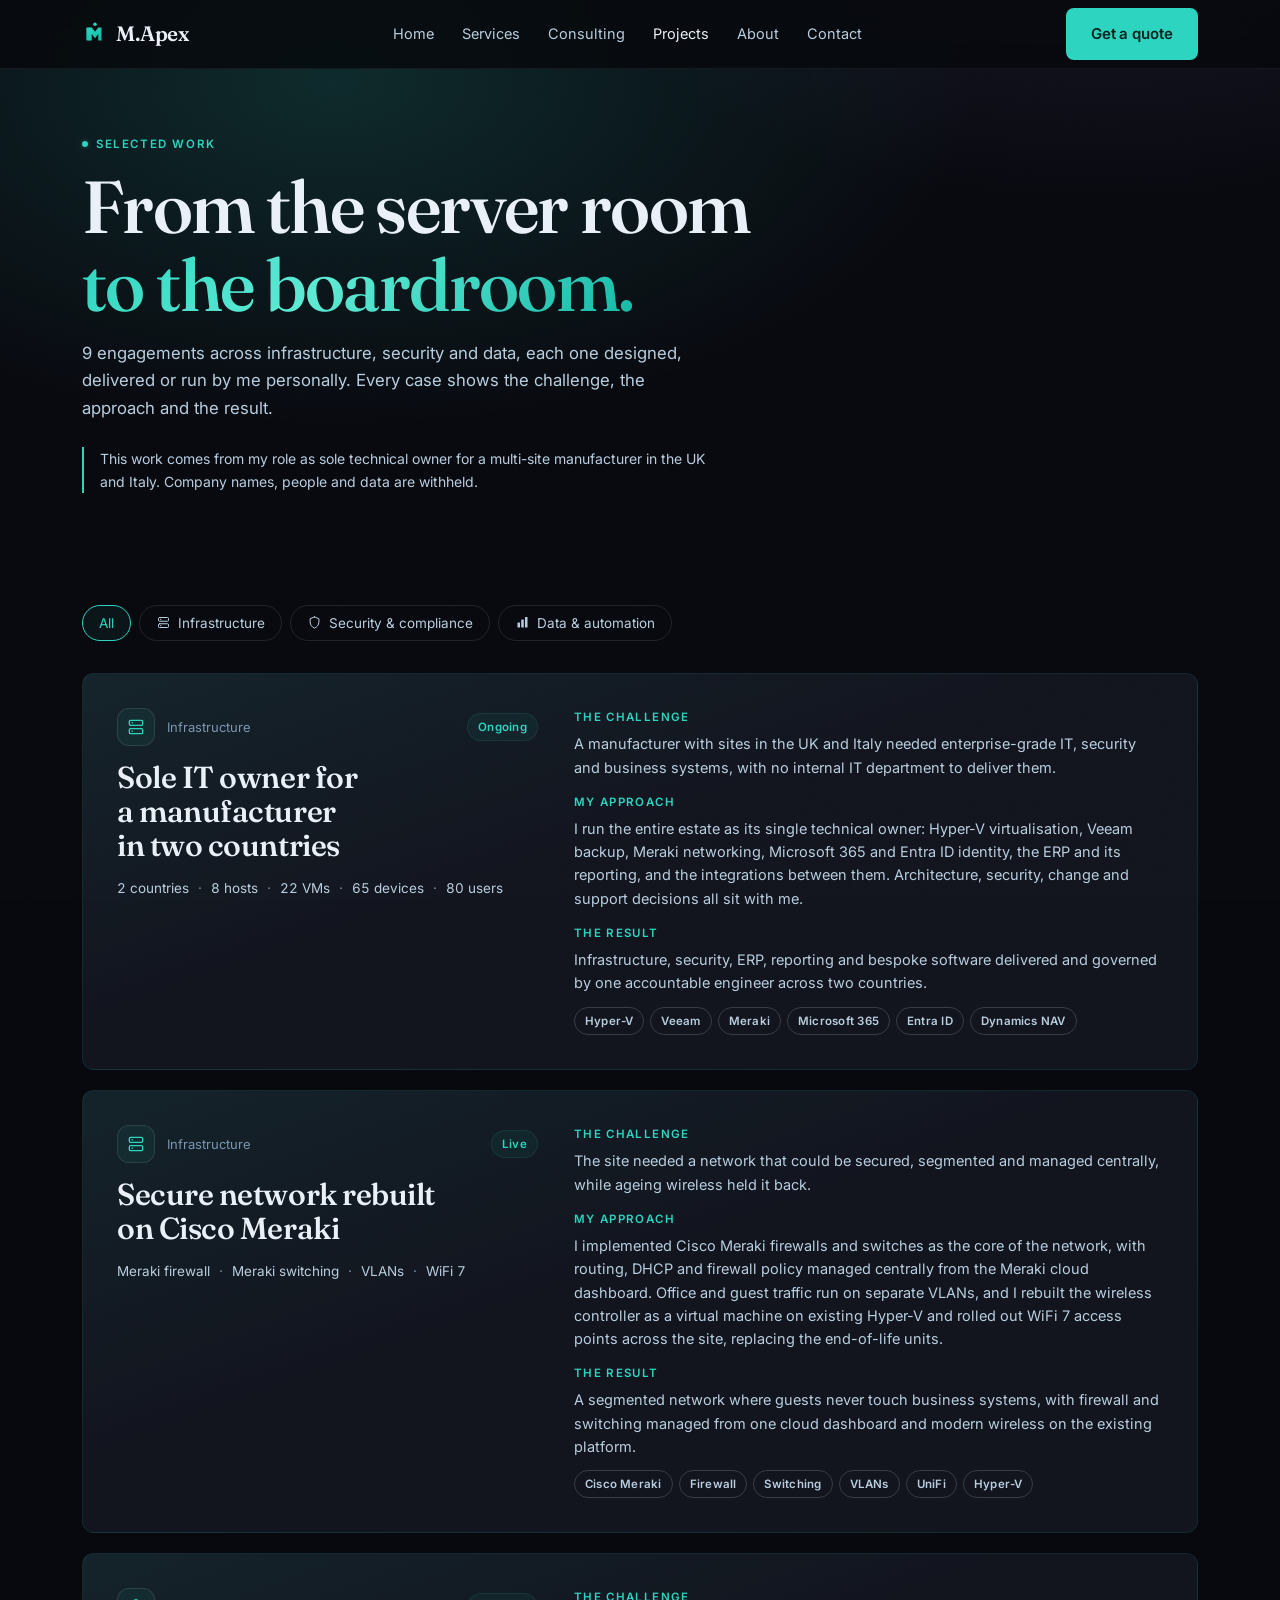
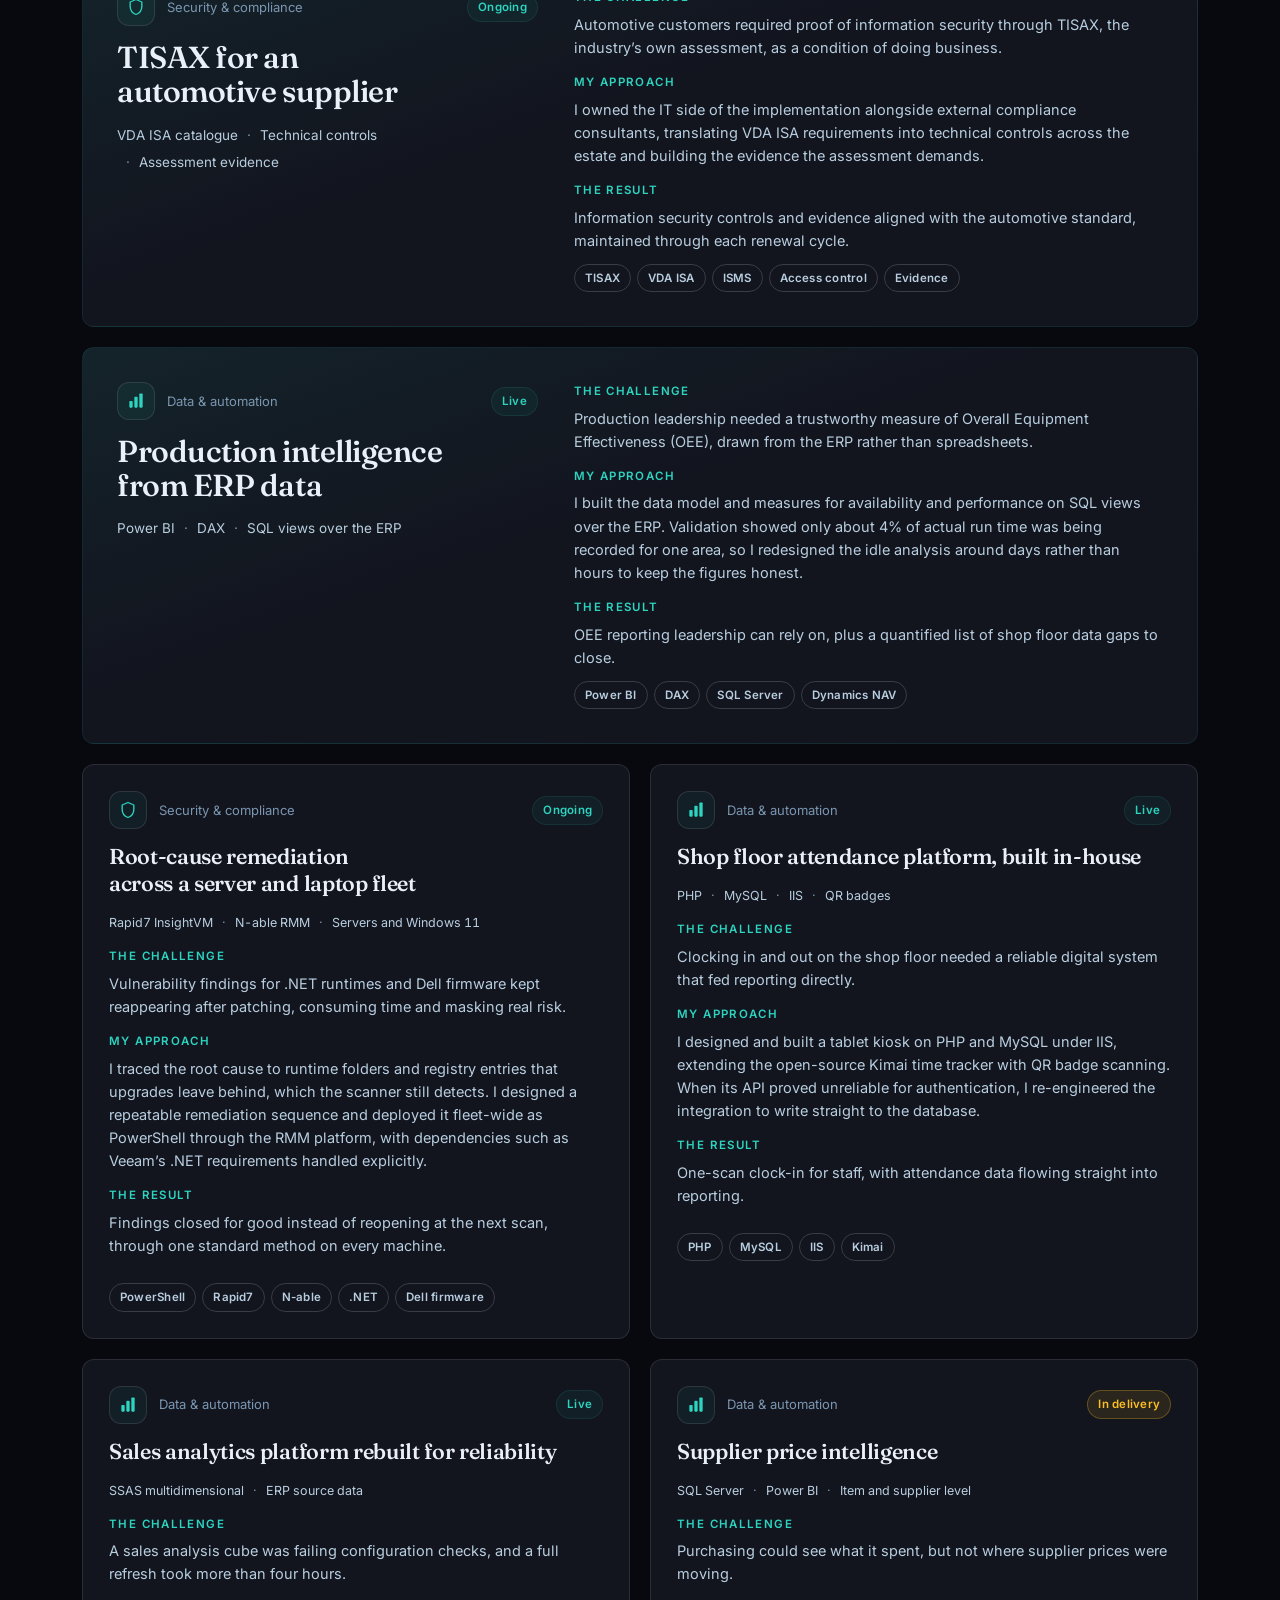
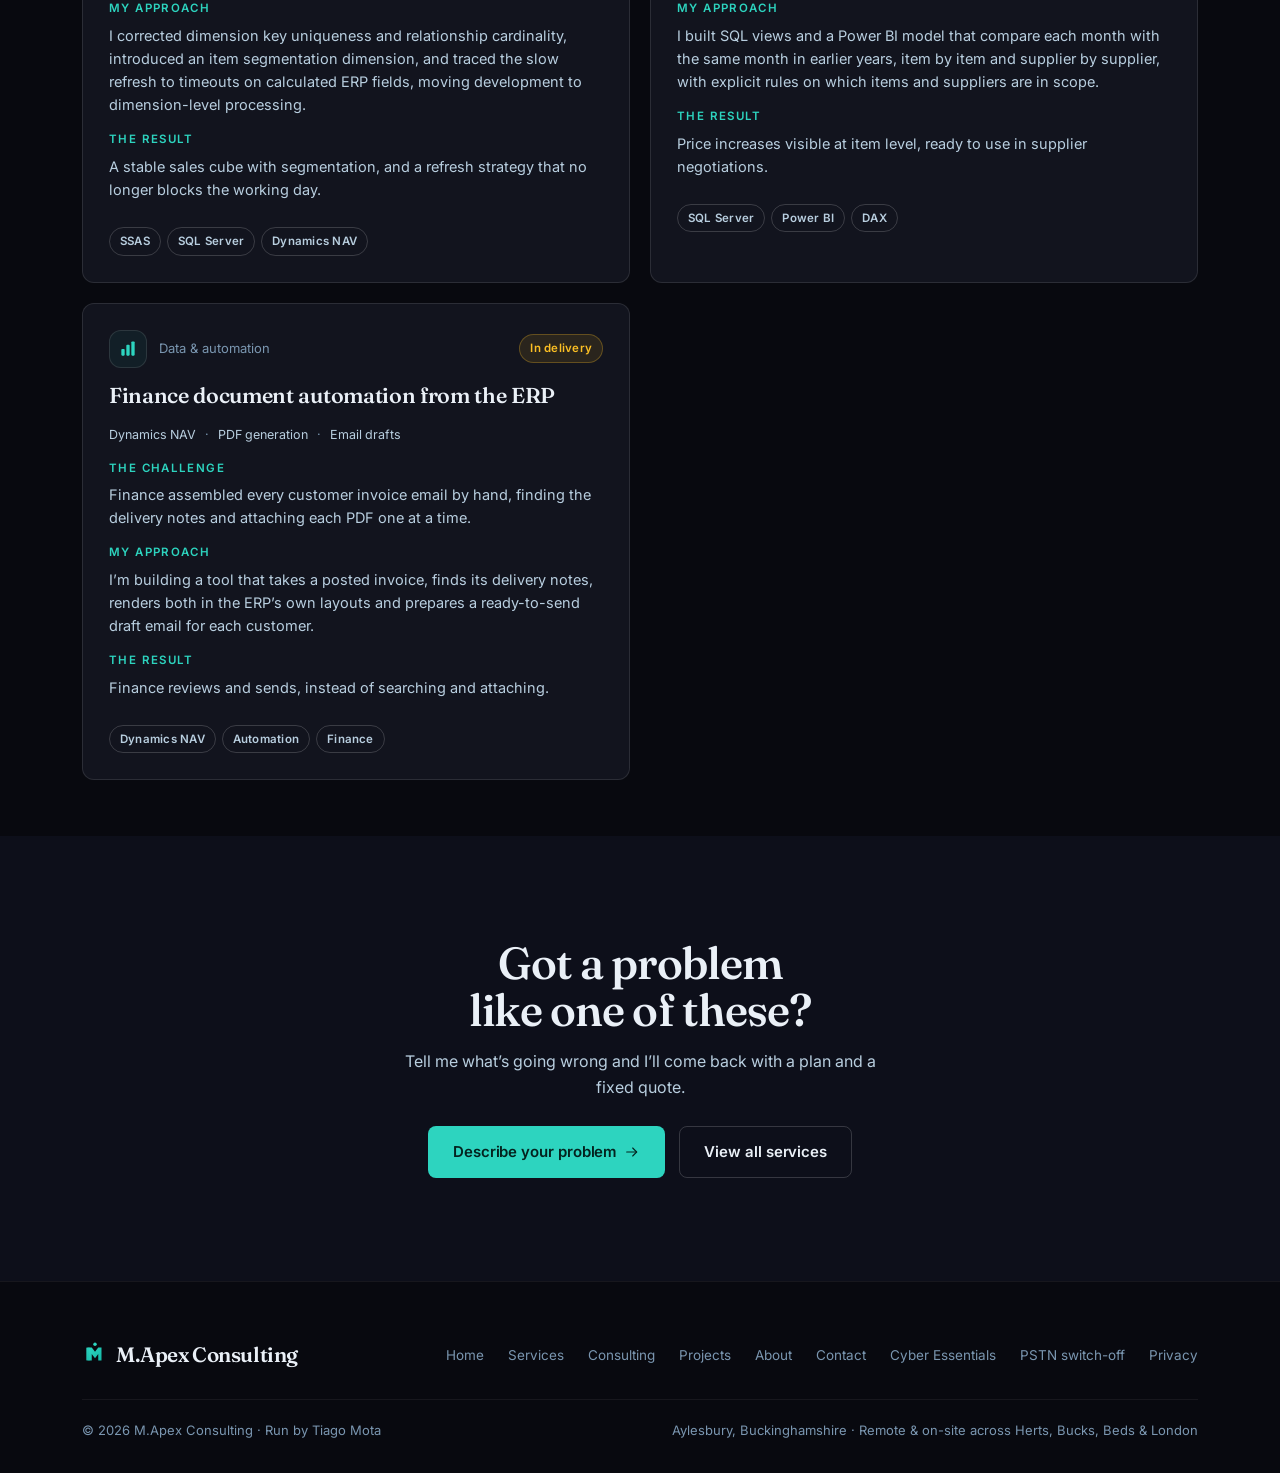
<file: projects.html>
<!DOCTYPE html>
<html lang="en-GB">
<head>
<meta charset="UTF-8">
<meta name="viewport" content="width=device-width,initial-scale=1,viewport-fit=cover">
<title>Projects | M.Apex Consulting</title>
<meta name="description" content="Real infrastructure, security, process and data projects by Tiago Mota, founder of M.Apex Consulting: what the problem was, what I did and what changed.">
<link rel="canonical" href="https://mapexconsulting.co.uk/projects.html">

<link rel="icon" type="image/svg+xml" href="/favicon.svg">
<link rel="icon" type="image/png" sizes="32x32" href="/favicon-32.png">
<link rel="icon" type="image/png" sizes="16x16" href="/favicon-16.png">
<link rel="apple-touch-icon" href="/apple-touch-icon.png">
<link rel="manifest" href="/site.webmanifest">
<meta name="theme-color" content="#08090f">

<meta property="og:type" content="website">
<meta property="og:site_name" content="M.Apex Consulting">
<meta property="og:title" content="Projects | M.Apex Consulting">
<meta property="og:description" content="Real infrastructure, security, process and data projects by Tiago Mota, founder of M.Apex Consulting: what the problem was, what I did and what changed.">
<meta property="og:url" content="https://mapexconsulting.co.uk/projects.html">
<meta property="og:image" content="https://mapexconsulting.co.uk/og-image.jpg">
<meta property="og:image:width" content="1200">
<meta property="og:image:height" content="630">
<meta property="og:locale" content="en_GB">

<meta name="twitter:card" content="summary_large_image">
<meta name="twitter:title" content="Projects | M.Apex Consulting">
<meta name="twitter:description" content="Real infrastructure, security, process and data projects by Tiago Mota, founder of M.Apex Consulting: what the problem was, what I did and what changed.">
<meta name="twitter:image" content="https://mapexconsulting.co.uk/og-image.jpg">

<link rel="preload" href="/fonts/inter.woff2" as="font" type="font/woff2" crossorigin>
<link rel="preload" href="/fonts/fraunces.woff2" as="font" type="font/woff2" crossorigin>
<style>
@font-face{font-family:'Fraunces Variable';font-style:normal;font-display:swap;font-weight:100 900;src:url(/fonts/fraunces.woff2) format('woff2-variations');unicode-range:U+0000-00FF,U+0131,U+0152-0153,U+02BB-02BC,U+02C6,U+02DA,U+02DC,U+0304,U+0308,U+0329,U+2000-206F,U+20AC,U+2122,U+2191,U+2193,U+2212,U+2215,U+FEFF,U+FFFD}
@font-face{font-family:'Inter Variable';font-style:normal;font-display:swap;font-weight:100 900;src:url(/fonts/inter.woff2) format('woff2-variations');unicode-range:U+0000-00FF,U+0131,U+0152-0153,U+02BB-02BC,U+02C6,U+02DA,U+02DC,U+0304,U+0308,U+0329,U+2000-206F,U+20AC,U+2122,U+2191,U+2193,U+2212,U+2215,U+FEFF,U+FFFD}
/* M.Apex Consulting: shared design system
   Teal brand accent (#2DD4BF), rich dark background, Fraunces for display moments,
   Inter for body and UI. One file, five pages, consistent everywhere. */

*,*::before,*::after{box-sizing:border-box;margin:0;padding:0}

:root{
  /* --- existing brand tokens, unchanged --- */
  --bg:#08090f;--bg2:#0d0f1a;--bg3:#12141f;
  --card:#12141e;--card2:#161927;--card3:#1a1e2e;
  --border:rgba(255,255,255,0.06);--border2:rgba(255,255,255,0.105);--border3:rgba(255,255,255,0.17);
  --accent:#2DD4BF;--accent2:#14b8a6;--accent3:rgba(45,212,191,0.1);--accent4:rgba(45,212,191,0.06);
  --text:#eaf0f7;--text2:#b8cedf;--text3:#7a96b0;
  --green:#34d399;--amber:#fbbf24;--purple:#a78bfa;--red:#f87171;
  --fh:'Inter Variable',system-ui,sans-serif;
  --fd:'Fraunces Variable',Georgia,serif;
  --fb:'Inter','Segoe UI',system-ui,-apple-system,sans-serif;
  --fm:'JetBrains Mono','SF Mono',Consolas,monospace;
  --r:8px;--r2:12px;--r3:16px;--r4:999px;
  --grad-brand:linear-gradient(135deg,#2DD4BF 0%,#5EEAD4 45%,#14b8a6 100%);
  --grad-aurora:radial-gradient(60% 60% at 30% 20%,rgba(45,212,191,0.16),transparent 70%),radial-gradient(50% 50% at 80% 0%,rgba(167,139,250,0.10),transparent 70%);

  /* --- new: layout + motion scale, additive only --- */
  --maxw:1180px;
  --pad:clamp(1.25rem,4vw,2rem);
  --gap-xs:8px;--gap-sm:12px;--gap-md:20px;--gap-lg:32px;--gap-xl:56px;
  --sec-y:clamp(4rem,8vw,7rem);
  --dur:180ms;--ease:cubic-bezier(.4,0,.2,1);
}

html{scroll-behavior:smooth}
body{
  background:var(--bg);color:var(--text);font-family:var(--fb);
  font-size:16px;line-height:1.6;-webkit-font-smoothing:antialiased;
  overflow-x:hidden;position:relative;
}
/* subtle grain, the thing that keeps a flat dark field from reading as a template */
body::before{
  content:'';position:fixed;inset:0;z-index:1;pointer-events:none;opacity:0.035;mix-blend-mode:overlay;
  background-image:url("data:image/svg+xml,%3Csvg xmlns='http://www.w3.org/2000/svg' width='180' height='180'%3E%3Cfilter id='n'%3E%3CfeTurbulence type='fractalNoise' baseFrequency='0.9' numOctaves='2' stitchTiles='stitch'/%3E%3C/filter%3E%3Crect width='100%25' height='100%25' filter='url(%23n)'/%3E%3C/svg%3E");
}
.skip-link{position:fixed;top:-60px;left:12px;z-index:200;background:var(--accent);color:#04231f;padding:12px 18px;border-radius:var(--r);font-weight:600;font-size:14px;transition:top var(--dur) var(--ease)}
.skip-link:focus-visible{top:12px}
h1,h2,h3,h4{font-family:var(--fh);font-weight:800;line-height:1.12;letter-spacing:-0.015em;color:var(--text)}
h1{font-family:var(--fd);font-weight:600;font-size:clamp(2.7rem,6vw,4.8rem);letter-spacing:-0.01em;font-style:normal}
h2{font-size:clamp(1.9rem,3.6vw,2.7rem)}
h3{font-size:1.28rem}
h4{font-size:1.05rem}
p{color:var(--text2)}
a{color:inherit;text-decoration:none}
ul{list-style:none}
img{max-width:100%;display:block}
button,input,select,textarea{font-family:var(--fb);color:var(--text);font-size:15px}
::selection{background:var(--accent);color:var(--bg)}
:focus-visible{outline:2px solid var(--accent);outline-offset:2px;border-radius:4px}
@media (prefers-reduced-motion:reduce){*{animation-duration:.01ms !important;animation-iteration-count:1 !important;transition-duration:.01ms !important;scroll-behavior:auto !important}}

.grad-text{background:var(--grad-brand);-webkit-background-clip:text;background-clip:text;color:transparent}
.aurora{position:relative}
.aurora::before{content:'';position:absolute;inset:-10% -10% auto -10%;height:140%;background:var(--grad-aurora);pointer-events:none;z-index:0}
.aurora>*{position:relative;z-index:1}

.wrap{max-width:var(--maxw);margin:0 auto;padding-left:var(--pad);padding-right:var(--pad)}
.section{padding:var(--sec-y) 0}
.section-tight{padding:clamp(2.5rem,5vw,3.5rem) 0}
.grid{display:grid;gap:var(--gap-md)}
.g-2{grid-template-columns:repeat(2,1fr)}
.g-3{grid-template-columns:repeat(3,1fr)}
.g-4{grid-template-columns:repeat(4,1fr)}
.g-auto{grid-template-columns:repeat(auto-fit,minmax(240px,1fr))}
.bento{display:grid;grid-template-columns:repeat(3,1fr);grid-auto-rows:1fr;gap:var(--gap-md)}
.bento .span-2{grid-column:span 2;grid-row:span 2}
.bento .feature{background:linear-gradient(155deg,var(--card2),var(--card));border-color:var(--border3);display:flex;flex-direction:column;justify-content:center}
@media (max-width:900px){.g-2,.g-3,.g-4{grid-template-columns:1fr 1fr}.bento{grid-template-columns:1fr 1fr}.bento .span-2{grid-column:span 2;grid-row:span 1}}
@media (max-width:640px){.g-2,.g-3,.g-4,.bento{grid-template-columns:1fr}.bento .span-2{grid-column:span 1;grid-row:span 1}}

/* icons: geometric line set, single colour, inherits from parent */
.i{width:20px;height:20px;flex-shrink:0;fill:none;stroke:currentColor;stroke-width:1.6;stroke-linecap:round;stroke-linejoin:round}
.i-fill{fill:currentColor;stroke:none}
.i-lg{width:26px;height:26px}
.i-sm{width:16px;height:16px}
.icon-tile{width:44px;height:44px;border-radius:var(--r2);background:var(--accent4);border:1px solid var(--border2);display:flex;align-items:center;justify-content:center;color:var(--accent);flex-shrink:0}
.icon-tile.solid{background:var(--accent);color:var(--bg)}

/* eyebrow + section header */
.eyebrow{display:inline-flex;align-items:center;gap:8px;font-family:var(--fm);font-size:12px;letter-spacing:.08em;text-transform:uppercase;color:var(--accent);margin-bottom:14px}
.eyebrow::before{content:'';width:6px;height:6px;border-radius:50%;background:var(--accent);box-shadow:0 0 0 3px var(--accent4)}
.sec-head{max-width:640px;margin-bottom:var(--gap-xl)}
.sec-head p{margin-top:14px;font-size:1.05rem}
.sec-head.center{margin-left:auto;margin-right:auto;text-align:center}

/* buttons */
.btn{display:inline-flex;align-items:center;justify-content:center;gap:8px;padding:13px 24px;border-radius:var(--r);font-family:var(--fb);font-weight:600;font-size:15px;border:1px solid transparent;cursor:pointer;transition:transform var(--dur) var(--ease),background var(--dur),border-color var(--dur)}
.btn:active{transform:scale(.98)}
.btn-primary{background:var(--accent);color:#04231f}
.btn-primary:hover{background:#5ee0cf}
.btn-outline{border-color:var(--border3);color:var(--text)}
.btn-outline:hover{border-color:var(--accent);color:var(--accent)}
.btn-block{width:100%}

/* nav */
nav{position:fixed;top:0;left:0;right:0;z-index:100;background:rgba(7,9,13,0.82);backdrop-filter:blur(14px);border-bottom:1px solid var(--border)}
.nav-in{max-width:var(--maxw);margin:0 auto;padding:0 var(--pad);height:68px;display:flex;align-items:center;justify-content:space-between}
.logo{display:flex;align-items:center;gap:8px;font-family:var(--fh);font-weight:800;font-size:1.05rem;color:var(--text)}
.logo svg{display:block}
.nav-links{display:flex;align-items:center;gap:28px}
.nav-links a{font-size:14.5px;color:var(--text2);transition:color var(--dur)}
.nav-links a:hover,.nav-links a.active{color:var(--text)}
.nav-cta{display:flex;align-items:center;gap:18px}
.nav-toggle{display:none;background:none;border:0;color:var(--text);cursor:pointer;padding:6px}
@media (max-width:860px){
  .nav-links{position:fixed;top:68px;left:0;right:0;background:var(--bg2);border-bottom:1px solid var(--border);flex-direction:column;align-items:flex-start;padding:18px var(--pad) 24px;gap:16px;transform:translateY(-8px);opacity:0;visibility:hidden;pointer-events:none;transition:transform var(--dur) var(--ease),opacity var(--dur),visibility 0s linear var(--dur)}
  .nav-links.open{transform:translateY(0);opacity:1;visibility:visible;pointer-events:auto;transition:transform var(--dur) var(--ease),opacity var(--dur),visibility 0s}
  .nav-cta .btn-primary{display:none}
  .nav-toggle{display:block}
}

/* footer */
footer{border-top:1px solid var(--border);padding:var(--gap-xl) 0 var(--gap-lg)}
.footer-top{display:flex;justify-content:space-between;align-items:center;flex-wrap:wrap;gap:20px;padding-bottom:28px;border-bottom:1px solid var(--border);margin-bottom:20px}
.footer-links{display:flex;gap:24px;flex-wrap:wrap}
.footer-links a{font-size:13.5px;color:var(--text3)}
.footer-links a:hover{color:var(--accent)}
.footer-bottom{font-size:13px;color:var(--text3);display:flex;justify-content:space-between;flex-wrap:wrap;gap:10px}

/* cards */
.card{background:var(--card);border:1px solid var(--border2);border-radius:var(--r2);padding:26px}
.card-hover{transition:border-color var(--dur),transform var(--dur) var(--ease)}
.card-hover:hover{border-color:var(--border3);transform:translateY(-2px)}
.feature-card h3{margin:16px 0 8px;font-size:1.05rem}
.feature-card p{font-size:14.5px}

/* badges / pills / tags */
.badge{display:inline-flex;align-items:center;gap:5px;font-size:11.5px;font-weight:600;letter-spacing:.02em;padding:4px 10px;border-radius:var(--r4);border:1px solid var(--border3);color:var(--text2)}
.badge-accent{background:var(--accent4);border-color:var(--accent3);color:var(--accent)}
.badge-amber{background:rgba(251,191,36,.1);border-color:rgba(251,191,36,.28);color:var(--amber)}
.badge-red{background:rgba(248,113,113,.1);border-color:rgba(248,113,113,.28);color:var(--red)}
.badge-purple{background:rgba(167,139,250,.1);border-color:rgba(167,139,250,.28);color:var(--purple)}
.tag-row{display:flex;flex-wrap:wrap;gap:6px;margin-top:12px}

/* status dot (replaces coloured circle emoji) */
.dot{display:inline-block;width:9px;height:9px;border-radius:50%;flex-shrink:0}
.dot-red{background:var(--red)}
.dot-amber{background:var(--amber)}
.dot-yellow{background:#fde047}
.dot-green{background:var(--green)}

/* stat strip */
.stats{display:grid;grid-template-columns:repeat(4,auto);gap:var(--gap-xl);margin-top:var(--gap-lg)}
.stat b{display:block;font-family:var(--fh);font-size:2rem;color:var(--text)}
.stat span{font-size:13px;color:var(--text3)}
@media (max-width:760px){.stats{grid-template-columns:repeat(2,auto)}}

/* testimonial */
.testi{background:var(--card);border:1px solid var(--border2);border-radius:var(--r2);padding:28px;display:flex;flex-direction:column;gap:16px}
.testi .stars{display:flex;gap:3px;color:var(--amber)}
.testi p{font-size:15px;color:var(--text2);flex-grow:1}
.testi-who{display:flex;align-items:center;gap:12px;padding-top:16px;border-top:1px solid var(--border)}
.avatar{width:38px;height:38px;border-radius:50%;background:var(--accent4);border:1px solid var(--accent3);color:var(--accent);display:flex;align-items:center;justify-content:center;font-family:var(--fh);font-weight:700;font-size:13px;flex-shrink:0}
.testi-who b{display:block;font-size:14px;color:var(--text)}
.testi-who span{font-size:12.5px;color:var(--text3)}

/* pricing */
.price-card{background:var(--card);border:1px solid var(--border2);border-radius:var(--r2);padding:30px;display:flex;flex-direction:column;position:relative}
.price-card.pop{border-color:var(--accent);background:linear-gradient(180deg,var(--accent4),var(--card) 40%)}
.price-card .pop-badge{position:absolute;top:-12px;left:30px;background:var(--accent);color:#04231f;font-size:11px;font-weight:700;padding:4px 12px;border-radius:var(--r4)}
.price-card .amount{font-family:var(--fh);font-size:2rem;margin:14px 0 4px}
.price-card .amount span{font-family:var(--fb);font-size:13px;color:var(--text3);font-weight:400}
.price-card ul{margin:20px 0;display:flex;flex-direction:column;gap:11px}
.price-card li{display:flex;align-items:flex-start;gap:9px;font-size:14px;color:var(--text2)}
.price-card li .i{color:var(--accent);margin-top:2px}

/* FAQ */
.faq-item{border-bottom:1px solid var(--border)}
.faq-item summary{list-style:none;display:flex;justify-content:space-between;align-items:center;gap:16px;padding:20px 0;cursor:pointer;font-family:var(--fh);font-weight:700;font-size:15.5px;color:var(--text)}
.faq-item summary::-webkit-details-marker{display:none}
.faq-item summary .i{transition:transform var(--dur) var(--ease);color:var(--text3)}
.faq-item[open] summary .i{transform:rotate(45deg);color:var(--accent)}
.faq-item .faq-body{padding-bottom:20px;font-size:14.5px;color:var(--text2);max-width:640px}

/* forms */
.field{display:flex;flex-direction:column;gap:7px;margin-bottom:18px}
.field label{font-size:13px;color:var(--text2)}
.field input,.field select,.field textarea{background:var(--bg2);border:1px solid var(--border2);border-radius:var(--r);padding:12px 14px;transition:border-color var(--dur)}
.field input:focus-visible,.field select:focus-visible,.field textarea:focus-visible{border-color:var(--accent);outline:none}
.field textarea{resize:vertical;min-height:110px}
.urgency{display:flex;gap:8px;flex-wrap:wrap}
.urgency label{display:flex;align-items:center;gap:8px;padding:9px 14px;border:1px solid var(--border2);border-radius:var(--r4);font-size:13.5px;color:var(--text2);cursor:pointer;transition:border-color var(--dur)}
.urgency input{position:absolute;opacity:0;pointer-events:none}
.urgency input:checked + span{color:var(--text)}
.urgency label:has(input:checked){border-color:var(--accent);background:var(--accent4)}

/* services filter tabs */
.filter-row{display:flex;flex-wrap:wrap;gap:8px;margin-bottom:var(--gap-lg)}
.filter-tab{display:flex;align-items:center;gap:7px;padding:9px 16px;border-radius:var(--r4);border:1px solid var(--border2);color:var(--text2);font-size:13.5px;cursor:pointer;background:none;transition:border-color var(--dur),color var(--dur)}
.filter-tab .i{width:15px;height:15px}
.filter-tab:hover{border-color:var(--border3);color:var(--text)}
.filter-tab.active{border-color:var(--accent);background:var(--accent4);color:var(--accent)}

.cat-block{margin-bottom:var(--gap-xl);scroll-margin-top:96px}
.cat-head{display:flex;align-items:center;gap:14px;margin-bottom:22px;padding-bottom:18px;border-bottom:1px solid var(--border)}
.cat-head .icon-tile{width:40px;height:40px}
.cat-head .meta{font-size:13px;color:var(--text3)}
.svc-card{background:var(--card);border:1px solid var(--border2);border-radius:var(--r2);padding:22px;display:flex;flex-direction:column;gap:10px}
.svc-card h4{font-size:15px}
.svc-card p{font-size:13.5px;line-height:1.55}
.svc-price{font-family:var(--fm);font-size:12.5px;color:var(--accent);margin-top:auto;padding-top:4px}
.svc-foot{display:flex;justify-content:space-between;align-items:center;margin-top:6px}
.svc-link{font-size:13px;color:var(--text2);display:flex;align-items:center;gap:5px}
.svc-link:hover{color:var(--accent)}

/* ticker (pure CSS marquee, no duplicated markup needed twice in DOM for a11y) */
.ticker{border-top:1px solid var(--border);border-bottom:1px solid var(--border);background:var(--bg2);overflow:hidden;padding:14px 0}
.ticker-track{display:flex;gap:40px;width:max-content;animation:scroll 38s linear infinite}
.ticker:hover .ticker-track{animation-play-state:paused}
.ticker-track span{font-size:13px;color:var(--text3);white-space:nowrap;display:flex;align-items:center;gap:10px}
.ticker-track span::after{content:'·';color:var(--border3);margin-left:30px}
@keyframes scroll{from{transform:translateX(0)}to{transform:translateX(-50%)}}

/* signature motif: node/status line, echoes the logo's dot, used as a quiet structural device on process + timeline blocks */
.node-line{position:relative;padding-left:32px}
.node-line::before{content:'';position:absolute;left:5px;top:6px;bottom:6px;width:1px;background:var(--border2)}
.node-item{position:relative;padding-bottom:32px}
.node-item::before{content:'';position:absolute;left:-32px;top:4px;width:11px;height:11px;border-radius:50%;background:var(--bg);border:2px solid var(--accent)}
.node-item:last-child{padding-bottom:0}

.divider{height:1px;background:var(--border);border:0;margin:0}
.muted{color:var(--text3)}
.center{text-align:center}
.mono{font-family:var(--fm)}

/* scroll-aware header, hides on scroll down, returns on scroll up (FourFold / Josh Kremer pattern) */
nav{transition:transform .32s var(--ease),background var(--dur)}
nav.nav-hidden{transform:translateY(-100%)}

/* back-to-top: services.html is long enough to genuinely need it (Jack Dalrymple pattern) */
.to-top{position:fixed;right:22px;bottom:22px;z-index:90;width:44px;height:44px;border-radius:50%;background:var(--card2);border:1px solid var(--border3);color:var(--text2);display:flex;align-items:center;justify-content:center;cursor:pointer;opacity:0;pointer-events:none;transform:translateY(8px);transition:opacity var(--dur),transform var(--dur) var(--ease),border-color var(--dur),color var(--dur)}
.to-top.show{opacity:1;pointer-events:auto;transform:translateY(0)}
.to-top:hover{border-color:var(--accent);color:var(--accent)}
.to-top .i{transform:rotate(-90deg)}

/* "start from your problem" entry grid: navigation by client need, not by our own structure (Kearney pattern) */
.problem-grid{display:grid;grid-template-columns:repeat(auto-fit,minmax(260px,1fr));gap:var(--gap-sm)}
.problem-card{display:flex;align-items:flex-start;gap:14px;padding:20px;background:var(--card);border:1px solid var(--border2);border-radius:var(--r2);text-decoration:none;transition:border-color var(--dur),transform var(--dur) var(--ease)}
.problem-card:hover{border-color:var(--accent);transform:translateY(-2px)}
.problem-card .icon-tile{width:38px;height:38px}
.problem-card q{display:block;font-size:14.5px;color:var(--text);font-style:italic;line-height:1.5;quotes:'\201C' '\201D'}
.problem-card .route{display:block;font-size:12.5px;color:var(--text3);margin-top:7px}
.problem-card:hover .route{color:var(--accent)}

/* comparison block: typical agency vs M.Apex, a proven B2B pattern that was still missing */
.compare-grid{display:grid;grid-template-columns:1fr 1fr;gap:0;border:1px solid var(--border2);border-radius:var(--r2);overflow:hidden}
.compare-col{padding:28px}
.compare-col.win{background:var(--accent4);position:relative}
.compare-col.win::before{content:'';position:absolute;inset:0;border-left:1px solid var(--accent3);pointer-events:none}
.compare-col h4{font-family:var(--fh);font-size:1.05rem;margin-bottom:18px;display:flex;align-items:center;gap:9px}
.compare-col.win h4{color:var(--accent)}
.compare-row{display:flex;align-items:flex-start;gap:10px;padding:11px 0;border-top:1px solid var(--border)}
.compare-row:first-of-type{border-top:0}
.compare-row .i{margin-top:2px;flex-shrink:0}
.compare-col:not(.win) .compare-row .i{color:var(--text3)}
.compare-col.win .compare-row .i{color:var(--accent)}
.compare-row span{font-size:14px;color:var(--text2)}
@media (max-width:700px){.compare-grid{grid-template-columns:1fr}.compare-col.win::before{border-left:0;border-top:1px solid var(--accent3)}}

@media (max-width:640px){
  .footer-top,.footer-bottom{flex-direction:column;align-items:flex-start}
  .to-top{right:14px;bottom:14px}
}

/* content is visible immediately, no scroll-triggered opacity gating: see changelog for why */

/* hover polish on interactive surfaces */
.card,.price-card,.testi,.svc-card{transition:border-color var(--dur) var(--ease),transform var(--dur) var(--ease),box-shadow var(--dur) var(--ease)}
.card:hover,.svc-card:hover{border-color:var(--accent3);transform:translateY(-3px);box-shadow:0 16px 40px -20px rgba(45,212,191,0.25)}
.price-card:hover{transform:translateY(-3px)}
.filter-tab,.btn{transition:transform var(--dur) var(--ease),border-color var(--dur),background var(--dur),color var(--dur),box-shadow var(--dur)}
.btn-primary:hover{box-shadow:0 10px 28px -12px rgba(45,212,191,0.55)}

/* hero network visual: signature element, echoes the logo's node/connection language */
.net-viz{position:absolute;top:0;right:0;width:min(46vw,460px);height:460px;pointer-events:none;opacity:0.9}
.net-viz line{stroke:var(--accent);stroke-width:1;opacity:0.14}
.net-viz circle{fill:var(--accent);animation:netpulse 4.5s ease-in-out infinite;transform-box:fill-box;transform-origin:center}
@keyframes netpulse{0%,100%{opacity:.35;transform:scale(1)}50%{opacity:1;transform:scale(1.45)}}
.hero-shell{position:relative;overflow:hidden}
.hero-shell::before{content:'';position:absolute;inset:-15% -10% auto -10%;height:150%;background:var(--grad-aurora);pointer-events:none;z-index:0}
.hero-shell>.wrap{position:relative;z-index:1}
@media (max-width:1000px){.net-viz{display:none}}
@media (prefers-reduced-motion:reduce){.net-viz circle{animation:none;opacity:.6}}

/* status pulse: small live indicator on the active-services panel, same signature language */
.pulse-dot{position:relative;width:7px;height:7px;border-radius:50%;flex-shrink:0}
.pulse-dot::after{content:'';position:absolute;inset:-4px;border-radius:50%;border:1px solid currentColor;animation:pulsering 2.2s ease-out infinite}
@media (prefers-reduced-motion:reduce){.pulse-dot::after{animation:none}}
@keyframes pulsering{0%{opacity:.7;transform:scale(.5)}100%{opacity:0;transform:scale(1.6)}}

/* testimonial slider */
.slider{position:relative}
.slider-track{display:flex;transition:transform .5s var(--ease)}
.slider-viewport{overflow:hidden;border-radius:var(--r2)}
.slider-track .testi{flex:0 0 100%;margin:0 2px}
.slider-dots{display:flex;justify-content:center;gap:8px;margin-top:22px}
.slider-dots button{width:8px;height:8px;border-radius:50%;border:0;background:var(--border3);cursor:pointer;padding:0;transition:background var(--dur),width var(--dur)}
.slider-dots button.active{background:var(--accent);width:22px;border-radius:4px}

/* active-services status list */
.status-row{display:flex;align-items:center;gap:12px;padding:13px 0;border-bottom:1px solid var(--border)}
.status-row:last-child{border-bottom:0}
.status-row .icon-tile{width:34px;height:34px}
.status-row .name{flex:1;font-size:14px;color:var(--text)}
.status-label{display:flex;align-items:center;gap:7px;font-size:12px;color:var(--text3)}

/* on-page search, shows up where content is long enough to need it */
.search-box{position:relative;margin-bottom:var(--gap-md)}
.search-box .i{position:absolute;left:16px;top:50%;transform:translateY(-50%);color:var(--text3);pointer-events:none}
.search-box input{width:100%;padding:14px 16px 14px 46px;background:var(--card);border:1px solid var(--border2);border-radius:var(--r2);font-size:15px}
.search-box input:focus-visible{border-color:var(--accent);outline:none}
.search-box .clear-search{position:absolute;right:12px;top:50%;transform:translateY(-50%);background:none;border:0;color:var(--text3);cursor:pointer;padding:6px;display:none}
.search-box.has-value .clear-search{display:block}
.no-results{display:none;text-align:center;padding:60px 20px;color:var(--text3)}
.no-results.show{display:block}


/* guidelines pass: theming, touch, typography, focus, a11y helpers */
html{color-scheme:dark;scroll-padding-top:88px;-webkit-tap-highlight-color:rgba(45,212,191,0.18)}
@media (pointer:fine){html{overscroll-behavior:none}}
a,button,input,select,textarea,label,summary{touch-action:manipulation}
h1,h2,h3{text-wrap:balance}
p{text-wrap:pretty}
.stat b,.mono{font-variant-numeric:tabular-nums}
.h4{font-size:1.05rem}
.compare-col h3{font-family:var(--fh);font-size:1.05rem;margin-bottom:18px;display:flex;align-items:center;gap:9px}
.compare-col.win h3{color:var(--accent)}
.card,.svc-card,.testi,.problem-card{overflow-wrap:break-word}
.status-row .name{min-width:0}
.field input:focus-visible,.field select:focus-visible,.field textarea:focus-visible,.search-box input:focus-visible{box-shadow:0 0 0 3px var(--accent3)}
.field select option{background:var(--bg2);color:var(--text)}
fieldset{border:0;margin:0;padding:0;min-width:0}
legend{font-size:13px;color:var(--text2);margin-bottom:7px;padding:0}
.field-error{color:var(--red);font-size:13px;margin-bottom:14px}
.field-error:empty{display:none}
.wrap,.nav-in{padding-left:max(var(--pad),env(safe-area-inset-left));padding-right:max(var(--pad),env(safe-area-inset-right))}
.to-top{bottom:max(22px,calc(env(safe-area-inset-bottom) + 12px))}
.cat-block{content-visibility:auto;contain-intrinsic-size:auto 900px}
.slider-dots{align-items:center}
.slider-dots button{position:relative}
.slider-dots button::before{content:'';position:absolute;inset:-12px -6px}
.motion-toggle{display:inline-flex;align-items:center;justify-content:center;width:32px;height:32px;border-radius:50%;border:1px solid var(--border3);background:var(--card);color:var(--text2);cursor:pointer;transition:border-color var(--dur),color var(--dur)}
.motion-toggle:hover{border-color:var(--accent);color:var(--accent)}
.motion-toggle .i{width:14px;height:14px}
.ticker{position:relative}
.ticker .motion-toggle{position:absolute;right:max(12px,env(safe-area-inset-right));top:50%;transform:translateY(-50%);z-index:2}
.ticker.paused .ticker-track{animation-play-state:paused}
.sr-only{position:absolute;width:1px;height:1px;padding:0;margin:-1px;overflow:hidden;clip:rect(0,0,0,0);white-space:nowrap;border:0}

/* type system: Fraunces for headlines, Inter for everything you read or tap, Fraunces also for the logo wordmark */
:root{--fd:'Fraunces Variable',Georgia,'Times New Roman',serif;--fh:'Inter Variable',system-ui,-apple-system,'Segoe UI',sans-serif;--fb:'Inter Variable',system-ui,-apple-system,'Segoe UI',sans-serif;--fm:'Inter Variable',system-ui,-apple-system,'Segoe UI',sans-serif}
body{font-feature-settings:'cv11','ss01';font-optical-sizing:auto}
h1,h2{font-family:var(--fd);font-weight:560;letter-spacing:-0.022em;line-height:1.06;font-optical-sizing:auto}
h1{font-size:clamp(2.35rem,6vw,4.6rem)}
h2{font-size:clamp(1.85rem,3.6vw,2.8rem)}
h3,h4{font-family:var(--fh);font-weight:640;letter-spacing:-0.012em;line-height:1.25}
.feature.span-2 h3{font-family:var(--fd);font-weight:560;letter-spacing:-0.015em}
.stat b{font-family:var(--fd);font-weight:560;letter-spacing:-0.02em}
.logo{font-family:var(--fd);font-weight:600;font-size:1.3rem;letter-spacing:-0.02em}
.eyebrow{font-weight:600;font-size:11.5px;letter-spacing:.14em}
.btn{font-weight:600;letter-spacing:-0.005em}
p{line-height:1.65}

/* phone layout */
.mbar{display:none}
@media (max-width:640px){
  :root{--sec-y:clamp(3.25rem,12vw,4.5rem);--pad:20px}
  body{font-size:16px}
  h1{font-size:clamp(2.2rem,10.2vw,2.9rem);line-height:1.04}
  h2{font-size:clamp(1.7rem,7.6vw,2.1rem);line-height:1.1}
  .sec-head{margin-bottom:28px}
  .sec-head p,header p{font-size:1rem}
  header .btn{flex:1 1 100%}
  .stats{gap:22px 28px;margin-top:28px}
  .stat b{font-size:1.7rem}
    .stat span{font-size:12.5px}
  .card,.price-card,.svc-card{padding:20px}
  .status-row{padding:10px 0}
  .problem-card{padding:16px}
  input,select,textarea{font-size:16px}
  .filter-row{flex-wrap:nowrap;overflow-x:auto;margin-left:calc(-1 * var(--pad));margin-right:calc(-1 * var(--pad));padding:2px var(--pad) 8px;scrollbar-width:none;scroll-snap-type:x proximity}
  .filter-row::-webkit-scrollbar{display:none}
  .filter-tab{flex:0 0 auto;scroll-snap-align:start}
  .footer-links{gap:6px 18px}
  .footer-links a{display:inline-block;padding:6px 0;font-size:14px}
  .mbar{display:flex;position:fixed;left:0;right:0;bottom:0;z-index:95;gap:10px;padding:10px max(16px,env(safe-area-inset-right)) calc(10px + env(safe-area-inset-bottom)) max(16px,env(safe-area-inset-left));background:rgba(8,9,15,0.9);backdrop-filter:blur(14px);-webkit-backdrop-filter:blur(14px);border-top:1px solid var(--border2)}
  .mbar .btn{flex:1;padding:12px 10px;font-size:14.5px}
  body.has-mbar{padding-bottom:calc(72px + env(safe-area-inset-bottom))}
  .has-mbar .to-top{bottom:calc(84px + env(safe-area-inset-bottom))}
}
.stat b[style*="1.55rem"]{font-size:2rem!important}
@media (max-width:640px){.stat b,.stat b[style*="1.55rem"]{font-size:1.7rem!important}.eyebrow{letter-spacing:.1em}}
.stat span{display:block;line-height:1.45;margin-top:4px}
.proj-grid{display:grid;grid-template-columns:repeat(2,1fr);gap:var(--gap-md)}
.proj-card{display:flex;flex-direction:column;gap:14px}
.proj-top{display:flex;align-items:center;gap:12px}
.proj-top .icon-tile{width:38px;height:38px}
.proj-cat{font-size:13px;flex:1;min-width:0}
.proj-card h3{font-family:var(--fd);font-weight:560;font-size:1.35rem;letter-spacing:-0.015em}
.proj-dl dt{font-size:11.5px;font-weight:600;letter-spacing:.12em;text-transform:uppercase;color:var(--accent);margin-top:14px}
.proj-dl dt:first-child{margin-top:0}
.proj-dl dd{margin:6px 0 0;font-size:14.5px;line-height:1.6;color:var(--text2)}
.proj-note{border-left:2px solid var(--accent);padding-left:16px;max-width:640px}
@media (max-width:900px){.proj-grid{grid-template-columns:1fr}}
.proj-scope{display:flex;flex-wrap:wrap;gap:6px 0;margin-top:2px}
.proj-scope span{font-size:12.5px;color:var(--text2);font-variant-numeric:tabular-nums}
.proj-scope span+span::before{content:'\00B7';margin:0 9px;color:var(--text3)}
.proj-feature{grid-column:1/-1;display:grid;grid-template-columns:minmax(0,5fr) minmax(0,7fr);gap:36px;padding:34px;background:linear-gradient(160deg,rgba(45,212,191,0.08),rgba(45,212,191,0) 45%),var(--card);border-color:var(--accent3)}
.proj-feature .proj-feature-l{display:flex;flex-direction:column;gap:14px}
.proj-feature h3{font-size:1.9rem;line-height:1.12}
.proj-feature .proj-scope span{font-size:13.5px}
@media (max-width:900px){.proj-feature{grid-template-columns:1fr;gap:18px;padding:24px}.proj-feature h3{font-size:1.5rem}}
</style>
<script type="application/ld+json">
{
  "@context": "https://schema.org",
  "@type": "ProfessionalService",
  "name": "M.Apex Consulting",
  "founder": {"@type": "Person", "name": "Tiago Mota", "jobTitle": "Founder and Principal Consultant"},
  "description": "UK IT consultancy covering cloud, cybersecurity, data, AI and bespoke software development for small and medium businesses.",
  "url": "https://mapexconsulting.co.uk/",
  "logo": "https://mapexconsulting.co.uk/icon-512.png",
  "image": "https://mapexconsulting.co.uk/og-image.jpg",
  "priceRange": "\u00a3\u00a3",
  "areaServed": [
    {"@type": "AdministrativeArea", "name": "Hertfordshire"},
    {"@type": "AdministrativeArea", "name": "Buckinghamshire"},
    {"@type": "AdministrativeArea", "name": "Bedfordshire"},
    {"@type": "AdministrativeArea", "name": "London"}
  ],
  "address": {
    "@type": "PostalAddress",
    "addressLocality": "Aylesbury",
    "addressRegion": "Buckinghamshire",
    "addressCountry": "GB"
  },
  "makesOffer": [
    {"@type": "Offer", "itemOffered": {"@type": "Service", "name": "Strategic Advisory"}},
    {"@type": "Offer", "itemOffered": {"@type": "Service", "name": "Infrastructure & Cloud"}},
    {"@type": "Offer", "itemOffered": {"@type": "Service", "name": "Security & Compliance"}},
    {"@type": "Offer", "itemOffered": {"@type": "Service", "name": "Data & Reporting"}},
    {"@type": "Offer", "itemOffered": {"@type": "Service", "name": "AI & Automation"}},
    {"@type": "Offer", "itemOffered": {"@type": "Service", "name": "Manufacturing & Operations"}},
    {"@type": "Offer", "itemOffered": {"@type": "Service", "name": "Digital Platforms"}},
    {"@type": "Offer", "itemOffered": {"@type": "Service", "name": "Ongoing Partnership"}}
  ]
}
</script>
</head>
<body class="has-mbar">
<svg style="display:none" aria-hidden="true" xmlns:xlink="http://www.w3.org/1999/xlink"><defs>
<symbol id="i-check" viewBox="0 0 24 24"><polyline points="4 12.5 9.5 18 20 6"/></symbol>
<symbol id="i-cloud" viewBox="0 0 24 24"><path d="M6.5 18a4 4 0 01-.5-7.97A5 5 0 0115.9 8.05 4.5 4.5 0 0117.5 18h-11z"/></symbol>
<symbol id="i-lock" viewBox="0 0 24 24"><rect x="5" y="11" width="14" height="9" rx="2"/><path d="M8 11V7a4 4 0 018 0v4"/></symbol>
<symbol id="i-shield" viewBox="0 0 24 24"><path d="M12 3l7 3v5c0 5-3 8.5-7 10-4-1.5-7-5-7-10V6l7-3z"/></symbol>
<symbol id="i-bolt" viewBox="0 0 24 24"><path d="M13 2 4 14h6l-1 8 9-12h-6l1-8z"/></symbol>
<symbol id="i-bars" viewBox="0 0 24 24"><rect x="4" y="12" width="4" height="8" rx="1" fill="currentColor" stroke="none"/><rect x="10" y="7" width="4" height="13" rx="1" fill="currentColor" stroke="none"/><rect x="16" y="3" width="4" height="17" rx="1" fill="currentColor" stroke="none"/></symbol>
<symbol id="i-node" viewBox="0 0 24 24"><circle cx="12" cy="12" r="2.3" fill="currentColor" stroke="none"/><circle cx="12" cy="4" r="1.5" fill="currentColor" stroke="none"/><circle cx="19" cy="16" r="1.5" fill="currentColor" stroke="none"/><circle cx="5" cy="16" r="1.5" fill="currentColor" stroke="none"/><line x1="12" y1="9.7" x2="12" y2="5.7"/><line x1="13.9" y1="13.3" x2="17.4" y2="15.2"/><line x1="10.1" y1="13.3" x2="6.6" y2="15.2"/></symbol>
<symbol id="i-globe" viewBox="0 0 24 24"><circle cx="12" cy="12" r="8.5"/><ellipse cx="12" cy="12" rx="3.6" ry="8.5"/><line x1="3.7" y1="12" x2="20.3" y2="12"/></symbol>
<symbol id="i-broadcast" viewBox="0 0 24 24"><path d="M4 10v4a1 1 0 001 1h1.5l7 4.5V4.5L6.5 9H5a1 1 0 00-1 1z"/><path d="M18 9a4 4 0 010 6"/></symbol>
<symbol id="i-gear" viewBox="0 0 24 24"><circle cx="12" cy="12" r="3"/><line x1="12" y1="2.5" x2="12" y2="5.5"/><line x1="12" y1="18.5" x2="12" y2="21.5"/><line x1="2.5" y1="12" x2="5.5" y2="12"/><line x1="18.5" y1="12" x2="21.5" y2="12"/><line x1="5.4" y1="5.4" x2="7.5" y2="7.5"/><line x1="16.5" y1="16.5" x2="18.6" y2="18.6"/><line x1="5.4" y1="18.6" x2="7.5" y2="16.5"/><line x1="16.5" y1="7.5" x2="18.6" y2="5.4"/></symbol>
<symbol id="i-clipboard" viewBox="0 0 24 24"><rect x="6" y="4" width="12" height="17" rx="2"/><rect x="9" y="2.3" width="6" height="3.6" rx="1"/><line x1="9" y1="11.5" x2="15" y2="11.5"/><line x1="9" y1="15.5" x2="15" y2="15.5"/></symbol>
<symbol id="i-tablet" viewBox="0 0 24 24"><rect x="5" y="2.5" width="14" height="19" rx="2"/><circle cx="12" cy="18.2" r="0.9" fill="currentColor" stroke="none"/></symbol>
<symbol id="i-cycle" viewBox="0 0 24 24"><path d="M19 12a7 7 0 10-2.5 5.4"/><polyline points="20.5 9.3 19 12.3 16.2 11"/></symbol>
<symbol id="i-link" viewBox="0 0 24 24"><rect x="3" y="9" width="10" height="6" rx="3" transform="rotate(-25 8 12)"/><rect x="11" y="9" width="10" height="6" rx="3" transform="rotate(-25 16 12)"/></symbol>
<symbol id="i-partner" viewBox="0 0 24 24"><circle cx="9" cy="12" r="5.5" opacity="0.5"/><circle cx="15" cy="12" r="5.5"/></symbol>
<symbol id="i-calendar" viewBox="0 0 24 24"><rect x="4" y="5" width="16" height="15" rx="2"/><line x1="4" y1="9.5" x2="20" y2="9.5"/><line x1="8" y1="3" x2="8" y2="6.5"/><line x1="16" y1="3" x2="16" y2="6.5"/></symbol>
<symbol id="i-clock" viewBox="0 0 24 24"><circle cx="12" cy="12" r="8.5"/><polyline points="12 7.5 12 12 15.5 14"/></symbol>
<symbol id="i-target" viewBox="0 0 24 24"><circle cx="12" cy="12" r="8.5"/><circle cx="12" cy="12" r="5"/><circle cx="12" cy="12" r="1.5" fill="currentColor" stroke="none"/></symbol>
<symbol id="i-tag" viewBox="0 0 24 24"><path d="M12.6 3.4l7.9 7.9a1.8 1.8 0 010 2.6l-5.2 5.2a1.8 1.8 0 01-2.6 0l-7.9-7.9V4.4a1 1 0 011-1h6.8z"/><circle cx="8.6" cy="8.4" r="1.2" fill="currentColor" stroke="none"/></symbol>
<symbol id="i-trend" viewBox="0 0 24 24"><polyline points="3.5 16.5 9.5 10.5 13.5 14.5 20.5 6.5"/><polyline points="14.5 6.5 20.5 6.5 20.5 12.5"/></symbol>
<symbol id="i-monitor" viewBox="0 0 24 24"><rect x="3" y="4.5" width="18" height="12.5" rx="2"/><line x1="8" y1="20.5" x2="16" y2="20.5"/><line x1="12" y1="17" x2="12" y2="20.5"/></symbol>
<symbol id="i-scale" viewBox="0 0 24 24"><line x1="12" y1="3" x2="12" y2="21"/><line x1="5" y1="7" x2="19" y2="7"/><path d="M5 7l-3.3 6.3a3.7 3.7 0 007.6 0L5 7z"/><path d="M19 7l-3.3 6.3a3.7 3.7 0 007.6 0L19 7z"/><line x1="8.5" y1="21" x2="15.5" y2="21"/></symbol>
<symbol id="i-chat" viewBox="0 0 24 24"><path d="M4 5h16v11H8.5L4 19.5V5z"/></symbol>
<symbol id="i-star" viewBox="0 0 24 24"><polygon points="12 3 14.6 9 21 9.6 16.1 13.7 17.6 20 12 16.6 6.4 20 7.9 13.7 3 9.6 9.4 9" fill="currentColor" stroke="none"/></symbol>
<symbol id="i-plus" viewBox="0 0 24 24"><line x1="12" y1="5" x2="12" y2="19"/><line x1="5" y1="12" x2="19" y2="12"/></symbol>
<symbol id="i-arrow" viewBox="0 0 24 24"><line x1="4" y1="12" x2="19" y2="12"/><polyline points="13 6 19 12 13 18"/></symbol>
<symbol id="i-pin" viewBox="0 0 24 24"><path d="M12 21s7-6.4 7-12a7 7 0 10-14 0c0 5.6 7 12 7 12z"/><circle cx="12" cy="9" r="2.4"/></symbol>
<symbol id="i-server" viewBox="0 0 24 24"><rect x="4" y="4" width="16" height="6" rx="1.5"/><rect x="4" y="14" width="16" height="6" rx="1.5"/><circle cx="7.5" cy="7" r="0.9" fill="currentColor" stroke="none"/><circle cx="7.5" cy="17" r="0.9" fill="currentColor" stroke="none"/></symbol>
<symbol id="i-sync" viewBox="0 0 24 24"><path d="M4 12a8 8 0 0114-5.3M20 12a8 8 0 01-14 5.3"/><polyline points="17.5 4.5 18 7 15.5 7.2"/><polyline points="6.5 19.5 6 17 8.5 16.8"/></symbol>
<symbol id="i-menu" viewBox="0 0 24 24"><line x1="4" y1="7" x2="20" y2="7"/><line x1="4" y1="12" x2="20" y2="12"/><line x1="4" y1="17" x2="20" y2="17"/></symbol>
<symbol id="i-search" viewBox="0 0 24 24"><circle cx="10.5" cy="10.5" r="6.5"/><line x1="15.3" y1="15.3" x2="20.5" y2="20.5"/></symbol>
<symbol id="i-x" viewBox="0 0 24 24"><line x1="5" y1="5" x2="19" y2="19"/><line x1="19" y1="5" x2="5" y2="19"/></symbol>
<symbol id="i-whatsapp" viewBox="0 0 24 24" fill="currentColor" stroke="none"><path d="M17.47 14.38c-.3-.15-1.76-.87-2.03-.97-.27-.1-.47-.15-.67.15-.2.3-.77.97-.94 1.16-.17.2-.35.22-.64.08-.3-.15-1.26-.46-2.4-1.48-.88-.79-1.48-1.76-1.65-2.06-.17-.3-.02-.46.13-.6.13-.14.3-.35.45-.52.15-.17.2-.3.3-.5.1-.2.05-.37-.02-.52-.08-.15-.67-1.61-.92-2.21-.24-.58-.49-.5-.67-.51h-.57c-.2 0-.52.07-.79.37-.27.3-1.04 1.02-1.04 2.48s1.07 2.87 1.22 3.07c.15.2 2.1 3.2 5.08 4.49.7.3 1.26.49 1.69.63.71.22 1.36.19 1.87.12.57-.09 1.76-.72 2.01-1.42.25-.69.25-1.29.17-1.41-.07-.13-.27-.2-.57-.35M12.05 22h-.01a9.87 9.87 0 01-5.04-1.38l-.36-.21-3.74.98 1-3.65-.24-.37a9.86 9.86 0 01-1.51-5.26C2.16 6.6 6.6 2.17 12.05 2.17c2.64 0 5.12 1.03 6.99 2.9a9.83 9.83 0 012.89 6.99c0 5.45-4.44 9.88-9.88 9.88M18.5 3.58A11.82 11.82 0 0012.05 0C5.5 0 .16 5.33.15 11.89c0 2.1.55 4.14 1.59 5.95L0 24l6.3-1.65a11.88 11.88 0 005.68 1.45h.01c6.55 0 11.89-5.34 11.89-11.9 0-3.17-1.24-6.17-3.48-8.32"/></symbol>
<symbol id="i-pause" viewBox="0 0 24 24"><line x1="9" y1="5" x2="9" y2="19"/><line x1="15" y1="5" x2="15" y2="19"/></symbol><symbol id="i-play" viewBox="0 0 24 24"><polygon points="7 5 19 12 7 19" fill="currentColor" stroke="none"/></symbol></defs></svg>
<a href="#main" class="skip-link">Skip to content</a>
<nav>
  <div class="nav-in">
    <a href="index.html" class="logo" translate="no"><svg width="26" height="26" viewBox="0 0 120 120" xmlns="http://www.w3.org/2000/svg" style="display:block" aria-hidden="true" focusable="false">
<defs><linearGradient id="grad" x1="0%" y1="0%" x2="100%" y2="100%">
<stop offset="0%" style="stop-color:#2DD4BF;stop-opacity:1"/>
<stop offset="100%" style="stop-color:#14b8a6;stop-opacity:1"/>
</linearGradient></defs>
<rect x="20" y="30" width="15" height="60" fill="url(#grad)" rx="2"/>
<polygon points="45,30 60,50 75,30 90,30 90,90 75,90 75,60 60,80 45,60 45,90 30,90 30,30" fill="url(#grad)"/>
<circle cx="60" cy="15" r="8" fill="#2DD4BF"/>
</svg>M.Apex</a>
    <ul class="nav-links" id="navLinks">
    <li><a href="index.html">Home</a></li>
    <li><a href="services.html">Services</a></li>
    <li><a href="consulting.html">Consulting</a></li>
    <li><a href="projects.html" class="active">Projects</a></li>
    <li><a href="about.html">About</a></li>
    <li><a href="contact.html">Contact</a></li>
    </ul>
    <div class="nav-cta">
      <a href="contact.html" class="btn btn-primary">Get a quote</a>
      <button class="nav-toggle" id="navToggle" aria-label="Toggle menu" aria-expanded="false"><svg class="i" aria-hidden="true" focusable="false"><use href="#i-menu" xlink:href="#i-menu"/></svg></button>
    </div>
  </div>
</nav>
<script>
(function(){
  var t=document.getElementById('navToggle'), l=document.getElementById('navLinks');
  function set(open){ l.classList.toggle('open',open); t.setAttribute('aria-expanded',open); }
  t.addEventListener('click',function(){ set(!l.classList.contains('open')); });
  l.addEventListener('click',function(e){ if(e.target.closest('a')) set(false); });
  document.addEventListener('keydown',function(e){ if(e.key==='Escape' && l.classList.contains('open')){ set(false); t.focus(); } });
})();
</script>
<main id="main">
<header class="section-tight hero-shell" style="padding-top:calc(68px + var(--sec-y) * 0.6)">
  <div class="wrap">
    <div class="eyebrow">Selected work</div>
    <h1 style="max-width:820px">From the server room <span class="grad-text">to the boardroom.</span></h1>
    <p style="max-width:620px;margin-top:16px;font-size:1.05rem">9 engagements across infrastructure, security and data, each one designed, delivered or run by me personally. Every case shows the challenge, the approach and the result.</p>
    <p class="proj-note" style="margin-top:24px;font-size:14px">This work comes from my role as sole technical owner for a multi-site manufacturer in the UK and Italy. Company names, people and data are withheld.</p>
  </div>
</header>
<section class="section-tight">
  <div class="wrap">
    <h2 class="sr-only" id="projHeading">All projects</h2>
    <div class="filter-row" id="projFilter"><button class="filter-tab active" data-cat="all" aria-pressed="true">All</button><button class="filter-tab" data-cat="infra" aria-pressed="false"><svg class="i" aria-hidden="true" focusable="false"><use href="#i-server" xlink:href="#i-server"/></svg>Infrastructure</button><button class="filter-tab" data-cat="security" aria-pressed="false"><svg class="i" aria-hidden="true" focusable="false"><use href="#i-shield" xlink:href="#i-shield"/></svg>Security & compliance</button><button class="filter-tab" data-cat="data" aria-pressed="false"><svg class="i" aria-hidden="true" focusable="false"><use href="#i-bars" xlink:href="#i-bars"/></svg>Data & automation</button></div>
    <p class="sr-only" id="projCount" aria-live="polite"></p>
    <div class="proj-grid" id="projGrid">
    <article class="card proj-card proj-feature" data-cat="infra">
      <div class="proj-feature-l"><div class="proj-top"><div class="icon-tile"><svg class="i" aria-hidden="true" focusable="false"><use href="#i-server" xlink:href="#i-server"/></svg></div><span class="muted proj-cat">Infrastructure</span><span class="badge badge-accent">Ongoing</span></div>
      <h3>Sole IT owner for a manufacturer in two countries</h3>
      <div class="proj-scope"><span>2 countries</span><span>8 hosts</span><span>22 VMs</span><span>65 devices</span><span>80 users</span></div></div>
      <div class="proj-feature-r"><dl class="proj-dl">
        <dt>The challenge</dt><dd>A manufacturer with sites in the UK and Italy needed enterprise-grade IT, security and business systems, with no internal IT department to deliver them.</dd>
        <dt>My approach</dt><dd>I run the entire estate as its single technical owner: Hyper-V virtualisation, Veeam backup, Meraki networking, Microsoft 365 and Entra ID identity, the ERP and its reporting, and the integrations between them. Architecture, security, change and support decisions all sit with me.</dd>
        <dt>The result</dt><dd>Infrastructure, security, ERP, reporting and bespoke software delivered and governed by one accountable engineer across two countries.</dd>
      </dl>
      <div class="tag-row"><span class="badge">Hyper-V</span><span class="badge">Veeam</span><span class="badge">Meraki</span><span class="badge">Microsoft 365</span><span class="badge">Entra ID</span><span class="badge">Dynamics NAV</span></div></div>
    </article>
    <article class="card proj-card proj-feature" data-cat="infra">
      <div class="proj-feature-l"><div class="proj-top"><div class="icon-tile"><svg class="i" aria-hidden="true" focusable="false"><use href="#i-server" xlink:href="#i-server"/></svg></div><span class="muted proj-cat">Infrastructure</span><span class="badge badge-accent">Live</span></div>
      <h3>Secure network rebuilt on Cisco Meraki</h3>
      <div class="proj-scope"><span>Meraki firewall</span><span>Meraki switching</span><span>VLANs</span><span>WiFi 7</span></div></div>
      <div class="proj-feature-r"><dl class="proj-dl">
        <dt>The challenge</dt><dd>The site needed a network that could be secured, segmented and managed centrally, while ageing wireless held it back.</dd>
        <dt>My approach</dt><dd>I implemented Cisco Meraki firewalls and switches as the core of the network, with routing, DHCP and firewall policy managed centrally from the Meraki cloud dashboard. Office and guest traffic run on separate VLANs, and I rebuilt the wireless controller as a virtual machine on existing Hyper-V and rolled out WiFi 7 access points across the site, replacing the end-of-life units.</dd>
        <dt>The result</dt><dd>A segmented network where guests never touch business systems, with firewall and switching managed from one cloud dashboard and modern wireless on the existing platform.</dd>
      </dl>
      <div class="tag-row"><span class="badge">Cisco Meraki</span><span class="badge">Firewall</span><span class="badge">Switching</span><span class="badge">VLANs</span><span class="badge">UniFi</span><span class="badge">Hyper-V</span></div></div>
    </article>
    <article class="card proj-card proj-feature" data-cat="security">
      <div class="proj-feature-l"><div class="proj-top"><div class="icon-tile"><svg class="i" aria-hidden="true" focusable="false"><use href="#i-shield" xlink:href="#i-shield"/></svg></div><span class="muted proj-cat">Security & compliance</span><span class="badge badge-accent">Ongoing</span></div>
      <h3>TISAX for an automotive supplier</h3>
      <div class="proj-scope"><span>VDA ISA catalogue</span><span>Technical controls</span><span>Assessment evidence</span></div></div>
      <div class="proj-feature-r"><dl class="proj-dl">
        <dt>The challenge</dt><dd>Automotive customers required proof of information security through TISAX, the industry’s own assessment, as a condition of doing business.</dd>
        <dt>My approach</dt><dd>I owned the IT side of the implementation alongside external compliance consultants, translating VDA ISA requirements into technical controls across the estate and building the evidence the assessment demands.</dd>
        <dt>The result</dt><dd>Information security controls and evidence aligned with the automotive standard, maintained through each renewal cycle.</dd>
      </dl>
      <div class="tag-row"><span class="badge">TISAX</span><span class="badge">VDA ISA</span><span class="badge">ISMS</span><span class="badge">Access control</span><span class="badge">Evidence</span></div></div>
    </article>
    <article class="card proj-card proj-feature" data-cat="data">
      <div class="proj-feature-l"><div class="proj-top"><div class="icon-tile"><svg class="i" aria-hidden="true" focusable="false"><use href="#i-bars" xlink:href="#i-bars"/></svg></div><span class="muted proj-cat">Data & automation</span><span class="badge badge-accent">Live</span></div>
      <h3>Production intelligence from ERP data</h3>
      <div class="proj-scope"><span>Power BI</span><span>DAX</span><span>SQL views over the ERP</span></div></div>
      <div class="proj-feature-r"><dl class="proj-dl">
        <dt>The challenge</dt><dd>Production leadership needed a trustworthy measure of Overall Equipment Effectiveness (OEE), drawn from the ERP rather than spreadsheets.</dd>
        <dt>My approach</dt><dd>I built the data model and measures for availability and performance on SQL views over the ERP. Validation showed only about 4% of actual run time was being recorded for one area, so I redesigned the idle analysis around days rather than hours to keep the figures honest.</dd>
        <dt>The result</dt><dd>OEE reporting leadership can rely on, plus a quantified list of shop floor data gaps to close.</dd>
      </dl>
      <div class="tag-row"><span class="badge">Power BI</span><span class="badge">DAX</span><span class="badge">SQL Server</span><span class="badge">Dynamics NAV</span></div></div>
    </article>
    <article class="card proj-card" data-cat="security">
      <div class="proj-top"><div class="icon-tile"><svg class="i" aria-hidden="true" focusable="false"><use href="#i-shield" xlink:href="#i-shield"/></svg></div><span class="muted proj-cat">Security & compliance</span><span class="badge badge-accent">Ongoing</span></div>
      <h3>Root-cause remediation across a server and laptop fleet</h3>
      <div class="proj-scope"><span>Rapid7 InsightVM</span><span>N-able RMM</span><span>Servers and Windows 11</span></div>
      <dl class="proj-dl">
        <dt>The challenge</dt><dd>Vulnerability findings for .NET runtimes and Dell firmware kept reappearing after patching, consuming time and masking real risk.</dd>
        <dt>My approach</dt><dd>I traced the root cause to runtime folders and registry entries that upgrades leave behind, which the scanner still detects. I designed a repeatable remediation sequence and deployed it fleet-wide as PowerShell through the RMM platform, with dependencies such as Veeam’s .NET requirements handled explicitly.</dd>
        <dt>The result</dt><dd>Findings closed for good instead of reopening at the next scan, through one standard method on every machine.</dd>
      </dl>
      <div class="tag-row"><span class="badge">PowerShell</span><span class="badge">Rapid7</span><span class="badge">N-able</span><span class="badge">.NET</span><span class="badge">Dell firmware</span></div>
    </article>
    <article class="card proj-card" data-cat="data">
      <div class="proj-top"><div class="icon-tile"><svg class="i" aria-hidden="true" focusable="false"><use href="#i-bars" xlink:href="#i-bars"/></svg></div><span class="muted proj-cat">Data & automation</span><span class="badge badge-accent">Live</span></div>
      <h3>Shop floor attendance platform, built in-house</h3>
      <div class="proj-scope"><span>PHP</span><span>MySQL</span><span>IIS</span><span>QR badges</span></div>
      <dl class="proj-dl">
        <dt>The challenge</dt><dd>Clocking in and out on the shop floor needed a reliable digital system that fed reporting directly.</dd>
        <dt>My approach</dt><dd>I designed and built a tablet kiosk on PHP and MySQL under IIS, extending the open-source Kimai time tracker with QR badge scanning. When its API proved unreliable for authentication, I re-engineered the integration to write straight to the database.</dd>
        <dt>The result</dt><dd>One-scan clock-in for staff, with attendance data flowing straight into reporting.</dd>
      </dl>
      <div class="tag-row"><span class="badge">PHP</span><span class="badge">MySQL</span><span class="badge">IIS</span><span class="badge">Kimai</span></div>
    </article>
    <article class="card proj-card" data-cat="data">
      <div class="proj-top"><div class="icon-tile"><svg class="i" aria-hidden="true" focusable="false"><use href="#i-bars" xlink:href="#i-bars"/></svg></div><span class="muted proj-cat">Data & automation</span><span class="badge badge-accent">Live</span></div>
      <h3>Sales analytics platform rebuilt for reliability</h3>
      <div class="proj-scope"><span>SSAS multidimensional</span><span>ERP source data</span></div>
      <dl class="proj-dl">
        <dt>The challenge</dt><dd>A sales analysis cube was failing configuration checks, and a full refresh took more than four hours.</dd>
        <dt>My approach</dt><dd>I corrected dimension key uniqueness and relationship cardinality, introduced an item segmentation dimension, and traced the slow refresh to timeouts on calculated ERP fields, moving development to dimension-level processing.</dd>
        <dt>The result</dt><dd>A stable sales cube with segmentation, and a refresh strategy that no longer blocks the working day.</dd>
      </dl>
      <div class="tag-row"><span class="badge">SSAS</span><span class="badge">SQL Server</span><span class="badge">Dynamics NAV</span></div>
    </article>
    <article class="card proj-card" data-cat="data">
      <div class="proj-top"><div class="icon-tile"><svg class="i" aria-hidden="true" focusable="false"><use href="#i-bars" xlink:href="#i-bars"/></svg></div><span class="muted proj-cat">Data & automation</span><span class="badge badge-amber">In delivery</span></div>
      <h3>Supplier price intelligence</h3>
      <div class="proj-scope"><span>SQL Server</span><span>Power BI</span><span>Item and supplier level</span></div>
      <dl class="proj-dl">
        <dt>The challenge</dt><dd>Purchasing could see what it spent, but not where supplier prices were moving.</dd>
        <dt>My approach</dt><dd>I built SQL views and a Power BI model that compare each month with the same month in earlier years, item by item and supplier by supplier, with explicit rules on which items and suppliers are in scope.</dd>
        <dt>The result</dt><dd>Price increases visible at item level, ready to use in supplier negotiations.</dd>
      </dl>
      <div class="tag-row"><span class="badge">SQL Server</span><span class="badge">Power BI</span><span class="badge">DAX</span></div>
    </article>
    <article class="card proj-card" data-cat="data">
      <div class="proj-top"><div class="icon-tile"><svg class="i" aria-hidden="true" focusable="false"><use href="#i-bars" xlink:href="#i-bars"/></svg></div><span class="muted proj-cat">Data & automation</span><span class="badge badge-amber">In delivery</span></div>
      <h3>Finance document automation from the ERP</h3>
      <div class="proj-scope"><span>Dynamics NAV</span><span>PDF generation</span><span>Email drafts</span></div>
      <dl class="proj-dl">
        <dt>The challenge</dt><dd>Finance assembled every customer invoice email by hand, finding the delivery notes and attaching each PDF one at a time.</dd>
        <dt>My approach</dt><dd>I’m building a tool that takes a posted invoice, finds its delivery notes, renders both in the ERP’s own layouts and prepares a ready-to-send draft email for each customer.</dd>
        <dt>The result</dt><dd>Finance reviews and sends, instead of searching and attaching.</dd>
      </dl>
      <div class="tag-row"><span class="badge">Dynamics NAV</span><span class="badge">Automation</span><span class="badge">Finance</span></div>
    </article>
    </div>
  </div>
</section>
<section class="section" style="background:var(--bg2)">
  <div class="wrap center" style="max-width:620px">
    <h2>Got a problem like one of these?</h2>
    <p style="margin-top:14px">Tell me what’s going wrong and I’ll come back with a plan and a fixed quote.</p>
    <div style="display:flex;gap:14px;justify-content:center;flex-wrap:wrap;margin-top:26px">
      <a href="contact.html" class="btn btn-primary">Describe your problem <svg class="i i-sm" aria-hidden="true" focusable="false"><use href="#i-arrow" xlink:href="#i-arrow"/></svg></a>
      <a href="services.html" class="btn btn-outline">View all services</a>
    </div>
  </div>
</section>
</main>
<footer>
  <div class="wrap">
    <div class="footer-top">
      <a href="index.html" class="logo" translate="no"><svg width="26" height="26" viewBox="0 0 120 120" xmlns="http://www.w3.org/2000/svg" style="display:block" aria-hidden="true" focusable="false">
<defs><linearGradient id="grad-foot" x1="0%" y1="0%" x2="100%" y2="100%">
<stop offset="0%" style="stop-color:#2DD4BF;stop-opacity:1"/>
<stop offset="100%" style="stop-color:#14b8a6;stop-opacity:1"/>
</linearGradient></defs>
<rect x="20" y="30" width="15" height="60" fill="url(#grad-foot)" rx="2"/>
<polygon points="45,30 60,50 75,30 90,30 90,90 75,90 75,60 60,80 45,60 45,90 30,90 30,30" fill="url(#grad-foot)"/>
<circle cx="60" cy="15" r="8" fill="#2DD4BF"/>
</svg>M.Apex Consulting</a>
      <ul class="footer-links"><li><a href="index.html">Home</a></li><li><a href="services.html">Services</a></li><li><a href="consulting.html">Consulting</a></li><li><a href="projects.html">Projects</a></li><li><a href="about.html">About</a></li><li><a href="contact.html">Contact</a></li><li><a href="cyber-essentials.html">Cyber Essentials</a></li><li><a href="pstn-switch-off.html">PSTN switch-off</a></li><li><a href="privacy.html">Privacy</a></li></ul>
    </div>
    <div class="footer-bottom">
      <span>&copy; 2026 M.Apex Consulting &middot; Run by Tiago Mota</span>
      <span>Aylesbury, Buckinghamshire &middot; Remote &amp; on-site across Herts, Bucks, Beds &amp; London</span>
    </div>
  </div>
</footer>
<div class="mbar" role="navigation" aria-label="Quick contact"><a href="https://wa.me/447349301106" class="btn btn-primary"><svg class="i i-sm" aria-hidden="true" focusable="false"><use href="#i-whatsapp" xlink:href="#i-whatsapp"/></svg>WhatsApp</a><a href="contact.html" class="btn btn-outline">Get a quote</a></div>
<button class="to-top" id="toTop" aria-label="Back to top"><svg class="i" aria-hidden="true" focusable="false"><use href="#i-arrow" xlink:href="#i-arrow"/></svg></button>
<script>
(function(){
  var reduced = window.matchMedia && matchMedia('(prefers-reduced-motion: reduce)').matches;

  // scroll-aware header + back-to-top
  (function(){
    var nav = document.querySelector('nav');
    var toTop = document.getElementById('toTop');
    var last = window.pageYOffset;
    var ticking = false;
    function onScroll(){
      var y = window.pageYOffset;
      if(nav){
        var menuOpen = nav.querySelector('.nav-links.open');
        if(!menuOpen && y > 300 && y > last) nav.classList.add('nav-hidden');
        else nav.classList.remove('nav-hidden');
      }
      if(toTop) toTop.classList.toggle('show', y > 700);
      last = y;
      ticking = false;
    }
    window.addEventListener('scroll', function(){
      if(!ticking){ requestAnimationFrame(onScroll); ticking = true; }
    }, {passive:true});
    if(toTop) toTop.addEventListener('click', function(){
      window.scrollTo({top:0, behavior: reduced ? 'auto' : 'smooth'});
    });
  })();
})();
</script>
<script>
(function(){
  var tabs=document.querySelectorAll('#projFilter .filter-tab'), cards=document.querySelectorAll('.proj-card'), count=document.getElementById('projCount');
  function set(cat){
    var n=0;
    tabs.forEach(function(b){ var on=b.dataset.cat===cat; b.classList.toggle('active',on); b.setAttribute('aria-pressed',on); });
    cards.forEach(function(c){ var show=cat==='all'||c.dataset.cat===cat; c.style.display=show?'':'none'; if(show) n++; });
    count.textContent=n+' projects shown';
    var url=new URL(location.href); url.hash=cat==='all'?'':cat; history.replaceState(null,'',url);
  }
  document.getElementById('projFilter').addEventListener('click',function(e){ var b=e.target.closest('.filter-tab'); if(b) set(b.dataset.cat); });
  var h=location.hash.replace('#',''); if(h && document.querySelector('#projFilter [data-cat="'+h+'"]')) set(h);
})();
</script>
</body>
</html>
</file>
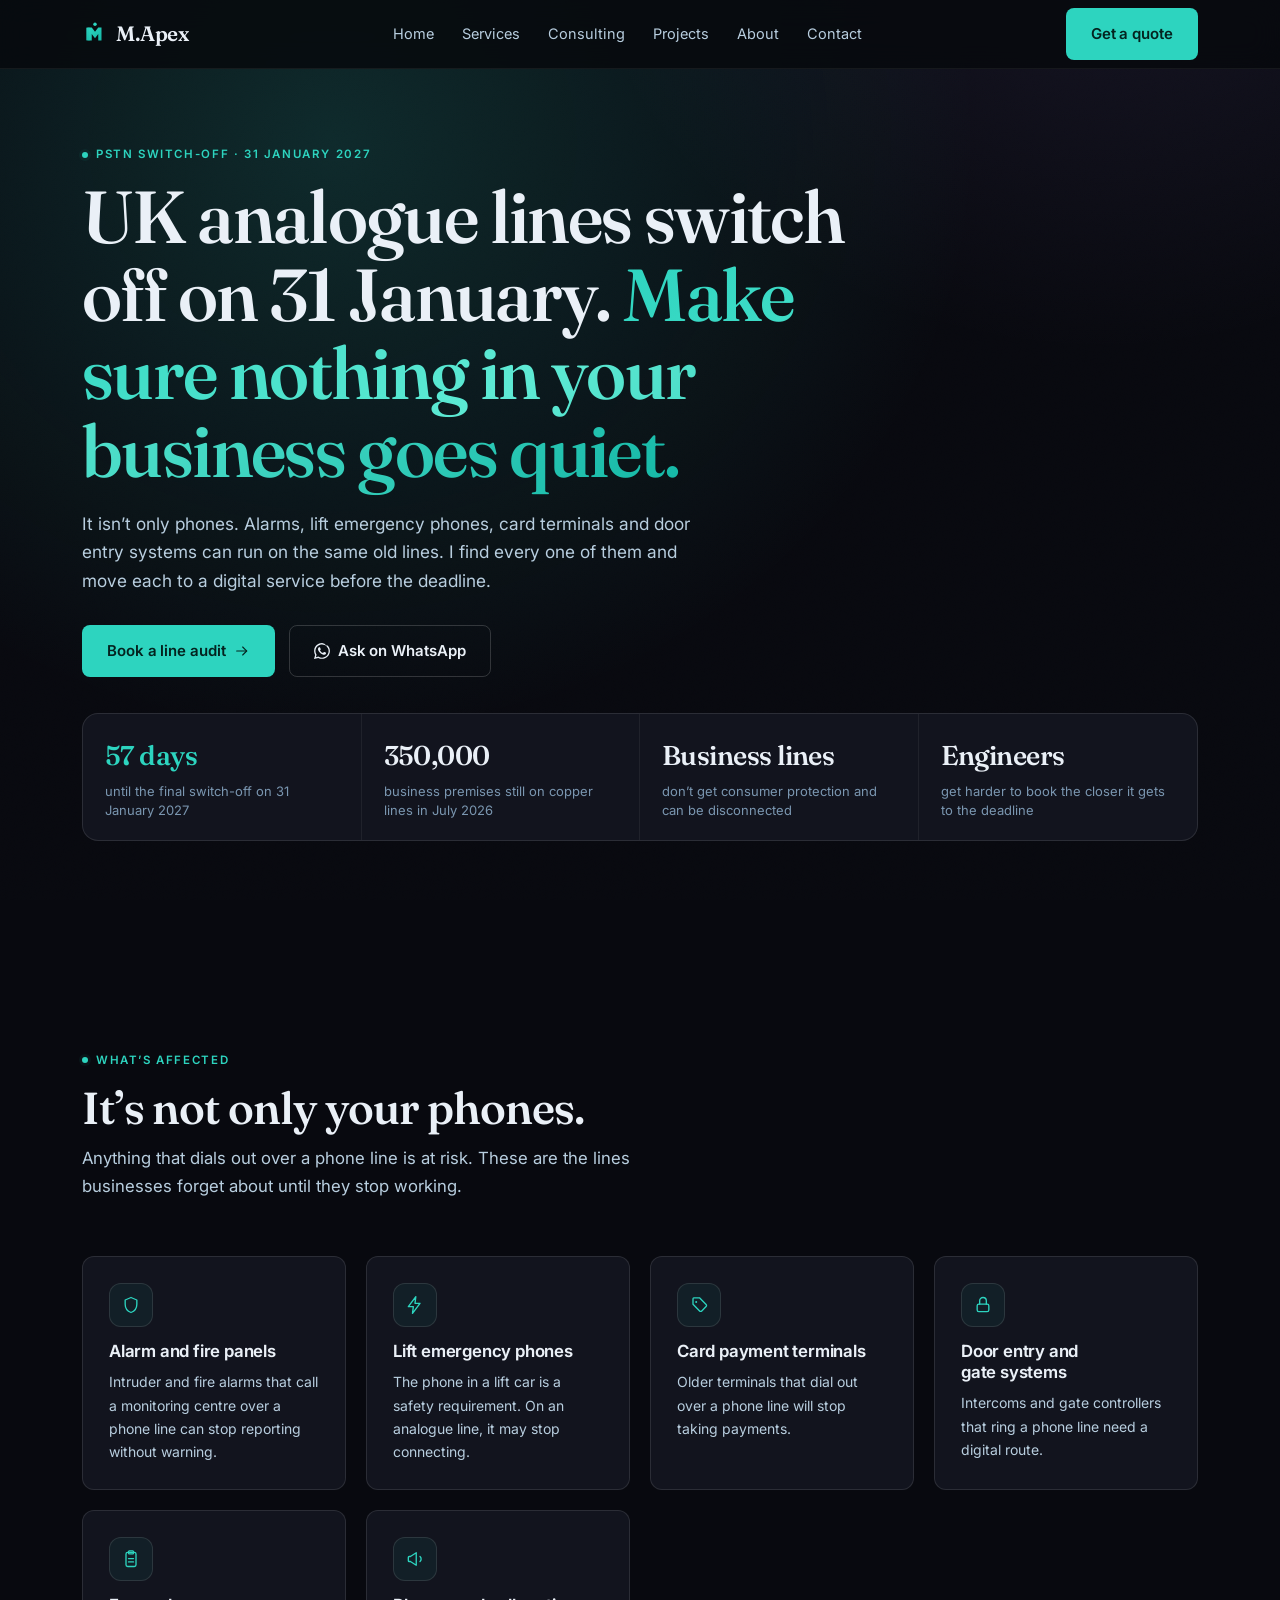
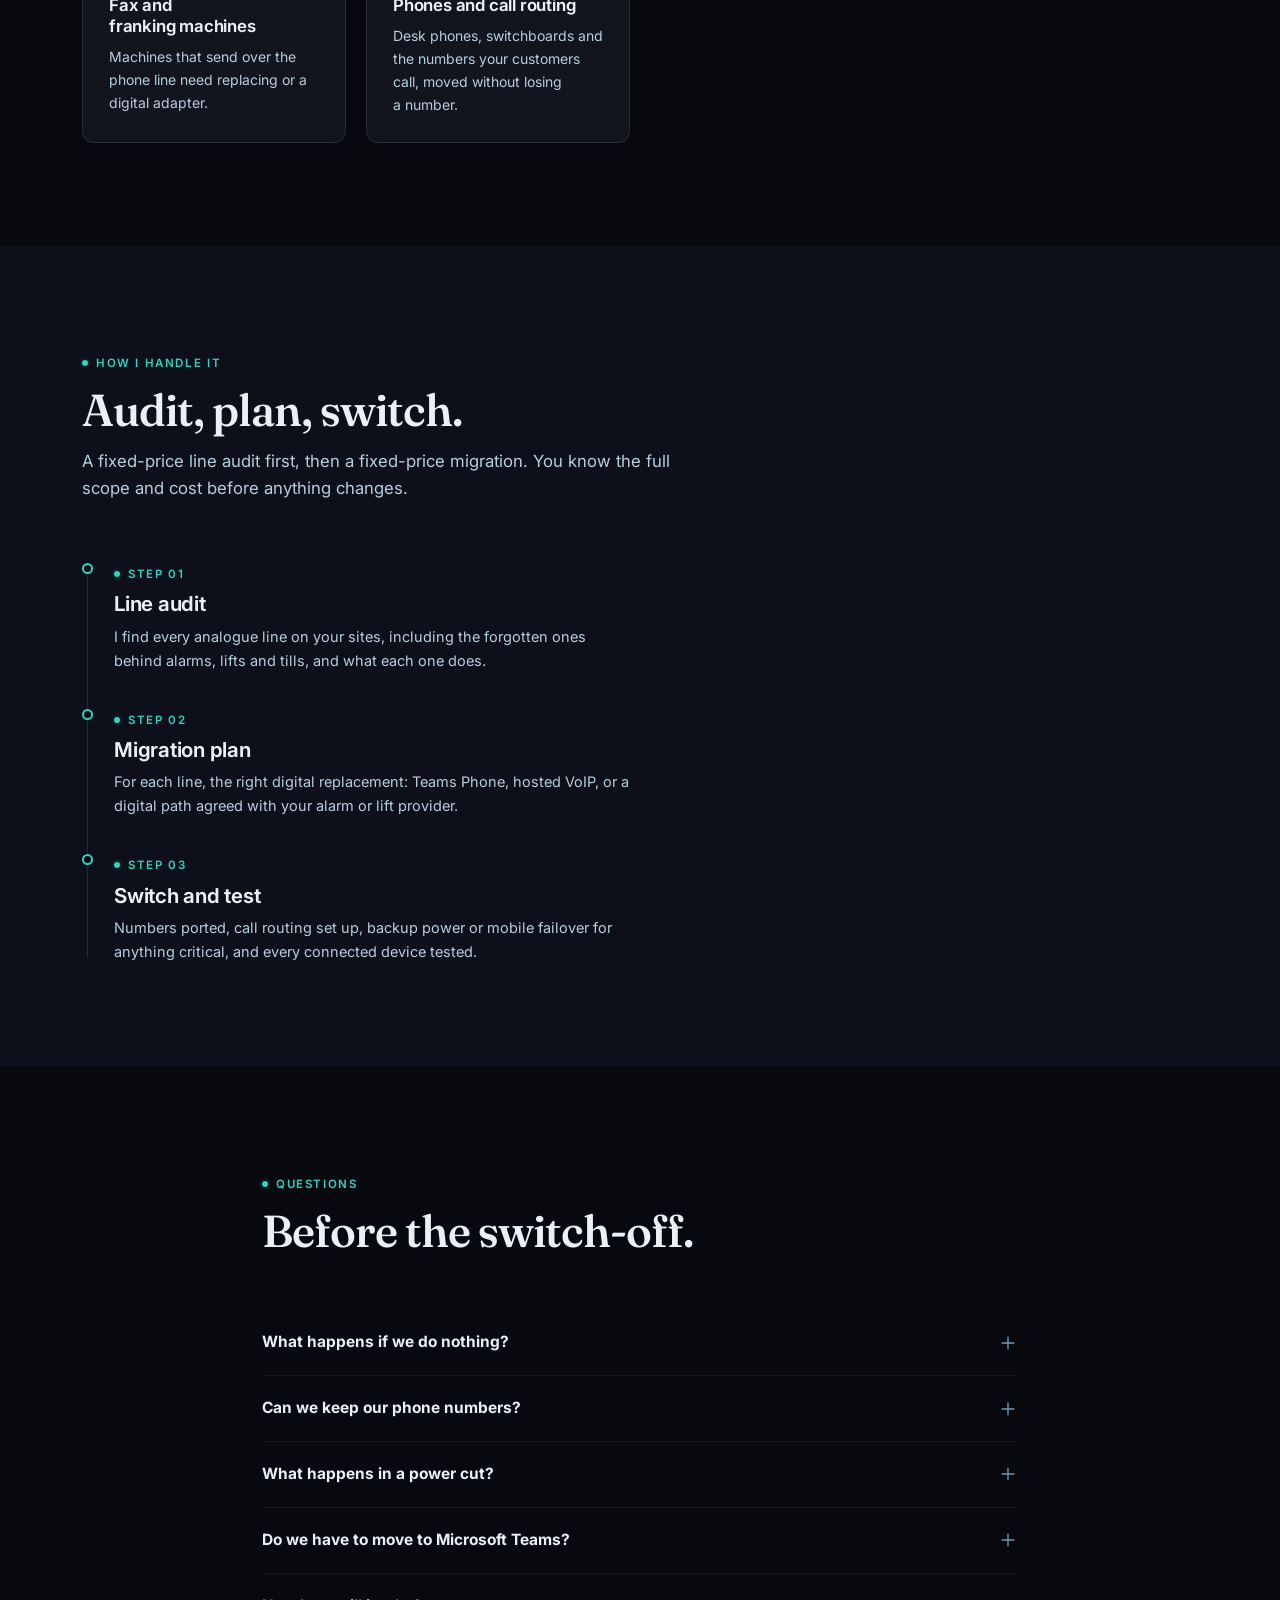
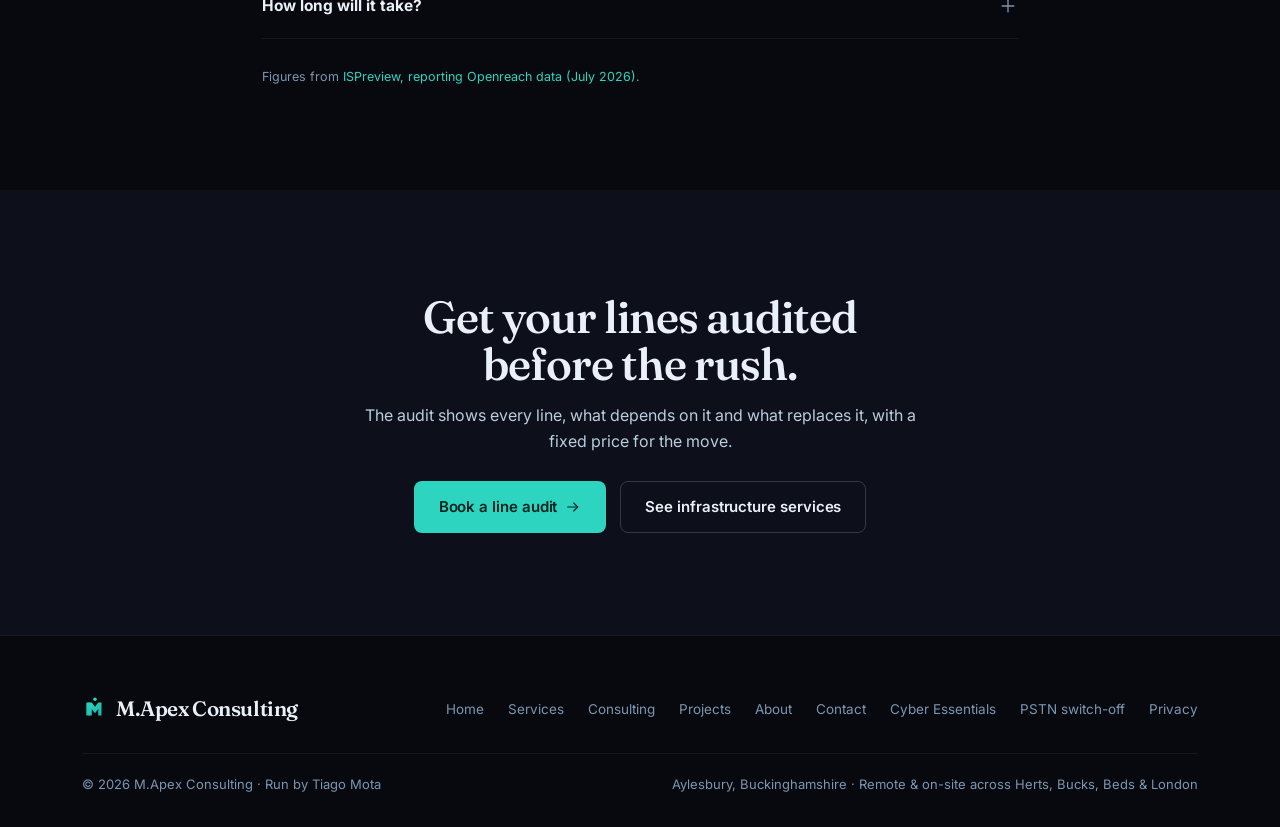
<file: pstn-switch-off.html>
<!DOCTYPE html>
<html lang="en-GB">
<head>
<meta charset="UTF-8">
<meta name="viewport" content="width=device-width,initial-scale=1,viewport-fit=cover">
<title>PSTN Switch-off 31 January 2027: Business Line Audit | M.Apex Consulting</title>
<meta name="description" content="UK analogue lines switch off on 31 January 2027. M.Apex audits every business line, including alarms, lifts and card machines, and moves them to digital services.">
<link rel="canonical" href="https://mapexconsulting.co.uk/pstn-switch-off.html">

<link rel="icon" type="image/svg+xml" href="/favicon.svg">
<link rel="icon" type="image/png" sizes="32x32" href="/favicon-32.png">
<link rel="icon" type="image/png" sizes="16x16" href="/favicon-16.png">
<link rel="apple-touch-icon" href="/apple-touch-icon.png">
<link rel="manifest" href="/site.webmanifest">
<meta name="theme-color" content="#08090f">

<meta property="og:type" content="website">
<meta property="og:site_name" content="M.Apex Consulting">
<meta property="og:title" content="PSTN Switch-off 31 January 2027: Business Line Audit | M.Apex Consulting">
<meta property="og:description" content="UK analogue lines switch off on 31 January 2027. M.Apex audits every business line, including alarms, lifts and card machines, and moves them to digital services.">
<meta property="og:url" content="https://mapexconsulting.co.uk/pstn-switch-off.html">
<meta property="og:image" content="https://mapexconsulting.co.uk/og-image.jpg">
<meta property="og:image:width" content="1200">
<meta property="og:image:height" content="630">
<meta property="og:locale" content="en_GB">

<meta name="twitter:card" content="summary_large_image">
<meta name="twitter:title" content="PSTN Switch-off 31 January 2027: Business Line Audit | M.Apex Consulting">
<meta name="twitter:description" content="UK analogue lines switch off on 31 January 2027. M.Apex audits every business line, including alarms, lifts and card machines, and moves them to digital services.">
<meta name="twitter:image" content="https://mapexconsulting.co.uk/og-image.jpg">

<link rel="preload" href="/fonts/inter.woff2" as="font" type="font/woff2" crossorigin>
<link rel="preload" href="/fonts/fraunces.woff2" as="font" type="font/woff2" crossorigin>
<style>
@font-face{font-family:'Fraunces Variable';font-style:normal;font-display:swap;font-weight:100 900;src:url(/fonts/fraunces.woff2) format('woff2-variations');unicode-range:U+0000-00FF,U+0131,U+0152-0153,U+02BB-02BC,U+02C6,U+02DA,U+02DC,U+0304,U+0308,U+0329,U+2000-206F,U+20AC,U+2122,U+2191,U+2193,U+2212,U+2215,U+FEFF,U+FFFD}
@font-face{font-family:'Inter Variable';font-style:normal;font-display:swap;font-weight:100 900;src:url(/fonts/inter.woff2) format('woff2-variations');unicode-range:U+0000-00FF,U+0131,U+0152-0153,U+02BB-02BC,U+02C6,U+02DA,U+02DC,U+0304,U+0308,U+0329,U+2000-206F,U+20AC,U+2122,U+2191,U+2193,U+2212,U+2215,U+FEFF,U+FFFD}
/* M.Apex Consulting: shared design system
   Teal brand accent (#2DD4BF), rich dark background, Fraunces for display moments,
   Inter for body and UI. One file, five pages, consistent everywhere. */

*,*::before,*::after{box-sizing:border-box;margin:0;padding:0}

:root{
  /* --- existing brand tokens, unchanged --- */
  --bg:#08090f;--bg2:#0d0f1a;--bg3:#12141f;
  --card:#12141e;--card2:#161927;--card3:#1a1e2e;
  --border:rgba(255,255,255,0.06);--border2:rgba(255,255,255,0.105);--border3:rgba(255,255,255,0.17);
  --accent:#2DD4BF;--accent2:#14b8a6;--accent3:rgba(45,212,191,0.1);--accent4:rgba(45,212,191,0.06);
  --text:#eaf0f7;--text2:#b8cedf;--text3:#7a96b0;
  --green:#34d399;--amber:#fbbf24;--purple:#a78bfa;--red:#f87171;
  --fh:'Inter Variable',system-ui,sans-serif;
  --fd:'Fraunces Variable',Georgia,serif;
  --fb:'Inter','Segoe UI',system-ui,-apple-system,sans-serif;
  --fm:'JetBrains Mono','SF Mono',Consolas,monospace;
  --r:8px;--r2:12px;--r3:16px;--r4:999px;
  --grad-brand:linear-gradient(135deg,#2DD4BF 0%,#5EEAD4 45%,#14b8a6 100%);
  --grad-aurora:radial-gradient(60% 60% at 30% 20%,rgba(45,212,191,0.16),transparent 70%),radial-gradient(50% 50% at 80% 0%,rgba(167,139,250,0.10),transparent 70%);

  /* --- new: layout + motion scale, additive only --- */
  --maxw:1180px;
  --pad:clamp(1.25rem,4vw,2rem);
  --gap-xs:8px;--gap-sm:12px;--gap-md:20px;--gap-lg:32px;--gap-xl:56px;
  --sec-y:clamp(4rem,8vw,7rem);
  --dur:180ms;--ease:cubic-bezier(.4,0,.2,1);
}

html{scroll-behavior:smooth}
body{
  background:var(--bg);color:var(--text);font-family:var(--fb);
  font-size:16px;line-height:1.6;-webkit-font-smoothing:antialiased;
  overflow-x:hidden;position:relative;
}
/* subtle grain, the thing that keeps a flat dark field from reading as a template */
body::before{
  content:'';position:fixed;inset:0;z-index:1;pointer-events:none;opacity:0.035;mix-blend-mode:overlay;
  background-image:url("data:image/svg+xml,%3Csvg xmlns='http://www.w3.org/2000/svg' width='180' height='180'%3E%3Cfilter id='n'%3E%3CfeTurbulence type='fractalNoise' baseFrequency='0.9' numOctaves='2' stitchTiles='stitch'/%3E%3C/filter%3E%3Crect width='100%25' height='100%25' filter='url(%23n)'/%3E%3C/svg%3E");
}
.skip-link{position:fixed;top:-60px;left:12px;z-index:200;background:var(--accent);color:#04231f;padding:12px 18px;border-radius:var(--r);font-weight:600;font-size:14px;transition:top var(--dur) var(--ease)}
.skip-link:focus-visible{top:12px}
h1,h2,h3,h4{font-family:var(--fh);font-weight:800;line-height:1.12;letter-spacing:-0.015em;color:var(--text)}
h1{font-family:var(--fd);font-weight:600;font-size:clamp(2.7rem,6vw,4.8rem);letter-spacing:-0.01em;font-style:normal}
h2{font-size:clamp(1.9rem,3.6vw,2.7rem)}
h3{font-size:1.28rem}
h4{font-size:1.05rem}
p{color:var(--text2)}
a{color:inherit;text-decoration:none}
ul{list-style:none}
img{max-width:100%;display:block}
button,input,select,textarea{font-family:var(--fb);color:var(--text);font-size:15px}
::selection{background:var(--accent);color:var(--bg)}
:focus-visible{outline:2px solid var(--accent);outline-offset:2px;border-radius:4px}
@media (prefers-reduced-motion:reduce){*{animation-duration:.01ms !important;animation-iteration-count:1 !important;transition-duration:.01ms !important;scroll-behavior:auto !important}}

.grad-text{background:var(--grad-brand);-webkit-background-clip:text;background-clip:text;color:transparent}
.aurora{position:relative}
.aurora::before{content:'';position:absolute;inset:-10% -10% auto -10%;height:140%;background:var(--grad-aurora);pointer-events:none;z-index:0}
.aurora>*{position:relative;z-index:1}

.wrap{max-width:var(--maxw);margin:0 auto;padding-left:var(--pad);padding-right:var(--pad)}
.section{padding:var(--sec-y) 0}
.section-tight{padding:clamp(2.5rem,5vw,3.5rem) 0}
.grid{display:grid;gap:var(--gap-md)}
.g-2{grid-template-columns:repeat(2,1fr)}
.g-3{grid-template-columns:repeat(3,1fr)}
.g-4{grid-template-columns:repeat(4,1fr)}
.g-auto{grid-template-columns:repeat(auto-fit,minmax(240px,1fr))}
.bento{display:grid;grid-template-columns:repeat(3,1fr);grid-auto-rows:1fr;gap:var(--gap-md)}
.bento .span-2{grid-column:span 2;grid-row:span 2}
.bento .feature{background:linear-gradient(155deg,var(--card2),var(--card));border-color:var(--border3);display:flex;flex-direction:column;justify-content:center}
@media (max-width:900px){.g-2,.g-3,.g-4{grid-template-columns:1fr 1fr}.bento{grid-template-columns:1fr 1fr}.bento .span-2{grid-column:span 2;grid-row:span 1}}
@media (max-width:640px){.g-2,.g-3,.g-4,.bento{grid-template-columns:1fr}.bento .span-2{grid-column:span 1;grid-row:span 1}}

/* icons: geometric line set, single colour, inherits from parent */
.i{width:20px;height:20px;flex-shrink:0;fill:none;stroke:currentColor;stroke-width:1.6;stroke-linecap:round;stroke-linejoin:round}
.i-fill{fill:currentColor;stroke:none}
.i-lg{width:26px;height:26px}
.i-sm{width:16px;height:16px}
.icon-tile{width:44px;height:44px;border-radius:var(--r2);background:var(--accent4);border:1px solid var(--border2);display:flex;align-items:center;justify-content:center;color:var(--accent);flex-shrink:0}
.icon-tile.solid{background:var(--accent);color:var(--bg)}

/* eyebrow + section header */
.eyebrow{display:inline-flex;align-items:center;gap:8px;font-family:var(--fm);font-size:12px;letter-spacing:.08em;text-transform:uppercase;color:var(--accent);margin-bottom:14px}
.eyebrow::before{content:'';width:6px;height:6px;border-radius:50%;background:var(--accent);box-shadow:0 0 0 3px var(--accent4)}
.sec-head{max-width:640px;margin-bottom:var(--gap-xl)}
.sec-head p{margin-top:14px;font-size:1.05rem}
.sec-head.center{margin-left:auto;margin-right:auto;text-align:center}

/* buttons */
.btn{display:inline-flex;align-items:center;justify-content:center;gap:8px;padding:13px 24px;border-radius:var(--r);font-family:var(--fb);font-weight:600;font-size:15px;border:1px solid transparent;cursor:pointer;transition:transform var(--dur) var(--ease),background var(--dur),border-color var(--dur)}
.btn:active{transform:scale(.98)}
.btn-primary{background:var(--accent);color:#04231f}
.btn-primary:hover{background:#5ee0cf}
.btn-outline{border-color:var(--border3);color:var(--text)}
.btn-outline:hover{border-color:var(--accent);color:var(--accent)}
.btn-block{width:100%}

/* nav */
nav{position:fixed;top:0;left:0;right:0;z-index:100;background:rgba(7,9,13,0.82);backdrop-filter:blur(14px);border-bottom:1px solid var(--border)}
.nav-in{max-width:var(--maxw);margin:0 auto;padding:0 var(--pad);height:68px;display:flex;align-items:center;justify-content:space-between}
.logo{display:flex;align-items:center;gap:8px;font-family:var(--fh);font-weight:800;font-size:1.05rem;color:var(--text)}
.logo svg{display:block}
.nav-links{display:flex;align-items:center;gap:28px}
.nav-links a{font-size:14.5px;color:var(--text2);transition:color var(--dur)}
.nav-links a:hover,.nav-links a.active{color:var(--text)}
.nav-cta{display:flex;align-items:center;gap:18px}
.nav-toggle{display:none;background:none;border:0;color:var(--text);cursor:pointer;padding:6px}
@media (max-width:860px){
  .nav-links{position:fixed;top:68px;left:0;right:0;background:var(--bg2);border-bottom:1px solid var(--border);flex-direction:column;align-items:flex-start;padding:18px var(--pad) 24px;gap:16px;transform:translateY(-8px);opacity:0;visibility:hidden;pointer-events:none;transition:transform var(--dur) var(--ease),opacity var(--dur),visibility 0s linear var(--dur)}
  .nav-links.open{transform:translateY(0);opacity:1;visibility:visible;pointer-events:auto;transition:transform var(--dur) var(--ease),opacity var(--dur),visibility 0s}
  .nav-cta .btn-primary{display:none}
  .nav-toggle{display:block}
}

/* footer */
footer{border-top:1px solid var(--border);padding:var(--gap-xl) 0 var(--gap-lg)}
.footer-top{display:flex;justify-content:space-between;align-items:center;flex-wrap:wrap;gap:20px;padding-bottom:28px;border-bottom:1px solid var(--border);margin-bottom:20px}
.footer-links{display:flex;gap:24px;flex-wrap:wrap}
.footer-links a{font-size:13.5px;color:var(--text3)}
.footer-links a:hover{color:var(--accent)}
.footer-bottom{font-size:13px;color:var(--text3);display:flex;justify-content:space-between;flex-wrap:wrap;gap:10px}

/* cards */
.card{background:var(--card);border:1px solid var(--border2);border-radius:var(--r2);padding:26px}
.card-hover{transition:border-color var(--dur),transform var(--dur) var(--ease)}
.card-hover:hover{border-color:var(--border3);transform:translateY(-2px)}
.feature-card h3{margin:16px 0 8px;font-size:1.05rem}
.feature-card p{font-size:14.5px}

/* badges / pills / tags */
.badge{display:inline-flex;align-items:center;gap:5px;font-size:11.5px;font-weight:600;letter-spacing:.02em;padding:4px 10px;border-radius:var(--r4);border:1px solid var(--border3);color:var(--text2)}
.badge-accent{background:var(--accent4);border-color:var(--accent3);color:var(--accent)}
.badge-amber{background:rgba(251,191,36,.1);border-color:rgba(251,191,36,.28);color:var(--amber)}
.badge-red{background:rgba(248,113,113,.1);border-color:rgba(248,113,113,.28);color:var(--red)}
.badge-purple{background:rgba(167,139,250,.1);border-color:rgba(167,139,250,.28);color:var(--purple)}
.tag-row{display:flex;flex-wrap:wrap;gap:6px;margin-top:12px}

/* status dot (replaces coloured circle emoji) */
.dot{display:inline-block;width:9px;height:9px;border-radius:50%;flex-shrink:0}
.dot-red{background:var(--red)}
.dot-amber{background:var(--amber)}
.dot-yellow{background:#fde047}
.dot-green{background:var(--green)}

/* stat strip */
.stats{display:grid;grid-template-columns:repeat(4,auto);gap:var(--gap-xl);margin-top:var(--gap-lg)}
.stat b{display:block;font-family:var(--fh);font-size:2rem;color:var(--text)}
.stat span{font-size:13px;color:var(--text3)}
@media (max-width:760px){.stats{grid-template-columns:repeat(2,auto)}}

/* testimonial */
.testi{background:var(--card);border:1px solid var(--border2);border-radius:var(--r2);padding:28px;display:flex;flex-direction:column;gap:16px}
.testi .stars{display:flex;gap:3px;color:var(--amber)}
.testi p{font-size:15px;color:var(--text2);flex-grow:1}
.testi-who{display:flex;align-items:center;gap:12px;padding-top:16px;border-top:1px solid var(--border)}
.avatar{width:38px;height:38px;border-radius:50%;background:var(--accent4);border:1px solid var(--accent3);color:var(--accent);display:flex;align-items:center;justify-content:center;font-family:var(--fh);font-weight:700;font-size:13px;flex-shrink:0}
.testi-who b{display:block;font-size:14px;color:var(--text)}
.testi-who span{font-size:12.5px;color:var(--text3)}

/* pricing */
.price-card{background:var(--card);border:1px solid var(--border2);border-radius:var(--r2);padding:30px;display:flex;flex-direction:column;position:relative}
.price-card.pop{border-color:var(--accent);background:linear-gradient(180deg,var(--accent4),var(--card) 40%)}
.price-card .pop-badge{position:absolute;top:-12px;left:30px;background:var(--accent);color:#04231f;font-size:11px;font-weight:700;padding:4px 12px;border-radius:var(--r4)}
.price-card .amount{font-family:var(--fh);font-size:2rem;margin:14px 0 4px}
.price-card .amount span{font-family:var(--fb);font-size:13px;color:var(--text3);font-weight:400}
.price-card ul{margin:20px 0;display:flex;flex-direction:column;gap:11px}
.price-card li{display:flex;align-items:flex-start;gap:9px;font-size:14px;color:var(--text2)}
.price-card li .i{color:var(--accent);margin-top:2px}

/* FAQ */
.faq-item{border-bottom:1px solid var(--border)}
.faq-item summary{list-style:none;display:flex;justify-content:space-between;align-items:center;gap:16px;padding:20px 0;cursor:pointer;font-family:var(--fh);font-weight:700;font-size:15.5px;color:var(--text)}
.faq-item summary::-webkit-details-marker{display:none}
.faq-item summary .i{transition:transform var(--dur) var(--ease);color:var(--text3)}
.faq-item[open] summary .i{transform:rotate(45deg);color:var(--accent)}
.faq-item .faq-body{padding-bottom:20px;font-size:14.5px;color:var(--text2);max-width:640px}

/* forms */
.field{display:flex;flex-direction:column;gap:7px;margin-bottom:18px}
.field label{font-size:13px;color:var(--text2)}
.field input,.field select,.field textarea{background:var(--bg2);border:1px solid var(--border2);border-radius:var(--r);padding:12px 14px;transition:border-color var(--dur)}
.field input:focus-visible,.field select:focus-visible,.field textarea:focus-visible{border-color:var(--accent);outline:none}
.field textarea{resize:vertical;min-height:110px}
.urgency{display:flex;gap:8px;flex-wrap:wrap}
.urgency label{display:flex;align-items:center;gap:8px;padding:9px 14px;border:1px solid var(--border2);border-radius:var(--r4);font-size:13.5px;color:var(--text2);cursor:pointer;transition:border-color var(--dur)}
.urgency input{position:absolute;opacity:0;pointer-events:none}
.urgency input:checked + span{color:var(--text)}
.urgency label:has(input:checked){border-color:var(--accent);background:var(--accent4)}

/* services filter tabs */
.filter-row{display:flex;flex-wrap:wrap;gap:8px;margin-bottom:var(--gap-lg)}
.filter-tab{display:flex;align-items:center;gap:7px;padding:9px 16px;border-radius:var(--r4);border:1px solid var(--border2);color:var(--text2);font-size:13.5px;cursor:pointer;background:none;transition:border-color var(--dur),color var(--dur)}
.filter-tab .i{width:15px;height:15px}
.filter-tab:hover{border-color:var(--border3);color:var(--text)}
.filter-tab.active{border-color:var(--accent);background:var(--accent4);color:var(--accent)}

.cat-block{margin-bottom:var(--gap-xl);scroll-margin-top:96px}
.cat-head{display:flex;align-items:center;gap:14px;margin-bottom:22px;padding-bottom:18px;border-bottom:1px solid var(--border)}
.cat-head .icon-tile{width:40px;height:40px}
.cat-head .meta{font-size:13px;color:var(--text3)}
.svc-card{background:var(--card);border:1px solid var(--border2);border-radius:var(--r2);padding:22px;display:flex;flex-direction:column;gap:10px}
.svc-card h4{font-size:15px}
.svc-card p{font-size:13.5px;line-height:1.55}
.svc-price{font-family:var(--fm);font-size:12.5px;color:var(--accent);margin-top:auto;padding-top:4px}
.svc-foot{display:flex;justify-content:space-between;align-items:center;margin-top:6px}
.svc-link{font-size:13px;color:var(--text2);display:flex;align-items:center;gap:5px}
.svc-link:hover{color:var(--accent)}

/* ticker (pure CSS marquee, no duplicated markup needed twice in DOM for a11y) */
.ticker{border-top:1px solid var(--border);border-bottom:1px solid var(--border);background:var(--bg2);overflow:hidden;padding:14px 0}
.ticker-track{display:flex;gap:40px;width:max-content;animation:scroll 38s linear infinite}
.ticker:hover .ticker-track{animation-play-state:paused}
.ticker-track span{font-size:13px;color:var(--text3);white-space:nowrap;display:flex;align-items:center;gap:10px}
.ticker-track span::after{content:'·';color:var(--border3);margin-left:30px}
@keyframes scroll{from{transform:translateX(0)}to{transform:translateX(-50%)}}

/* signature motif: node/status line, echoes the logo's dot, used as a quiet structural device on process + timeline blocks */
.node-line{position:relative;padding-left:32px}
.node-line::before{content:'';position:absolute;left:5px;top:6px;bottom:6px;width:1px;background:var(--border2)}
.node-item{position:relative;padding-bottom:32px}
.node-item::before{content:'';position:absolute;left:-32px;top:4px;width:11px;height:11px;border-radius:50%;background:var(--bg);border:2px solid var(--accent)}
.node-item:last-child{padding-bottom:0}

.divider{height:1px;background:var(--border);border:0;margin:0}
.muted{color:var(--text3)}
.center{text-align:center}
.mono{font-family:var(--fm)}

/* scroll-aware header, hides on scroll down, returns on scroll up (FourFold / Josh Kremer pattern) */
nav{transition:transform .32s var(--ease),background var(--dur)}
nav.nav-hidden{transform:translateY(-100%)}

/* back-to-top: services.html is long enough to genuinely need it (Jack Dalrymple pattern) */
.to-top{position:fixed;right:22px;bottom:22px;z-index:90;width:44px;height:44px;border-radius:50%;background:var(--card2);border:1px solid var(--border3);color:var(--text2);display:flex;align-items:center;justify-content:center;cursor:pointer;opacity:0;pointer-events:none;transform:translateY(8px);transition:opacity var(--dur),transform var(--dur) var(--ease),border-color var(--dur),color var(--dur)}
.to-top.show{opacity:1;pointer-events:auto;transform:translateY(0)}
.to-top:hover{border-color:var(--accent);color:var(--accent)}
.to-top .i{transform:rotate(-90deg)}

/* "start from your problem" entry grid: navigation by client need, not by our own structure (Kearney pattern) */
.problem-grid{display:grid;grid-template-columns:repeat(auto-fit,minmax(260px,1fr));gap:var(--gap-sm)}
.problem-card{display:flex;align-items:flex-start;gap:14px;padding:20px;background:var(--card);border:1px solid var(--border2);border-radius:var(--r2);text-decoration:none;transition:border-color var(--dur),transform var(--dur) var(--ease)}
.problem-card:hover{border-color:var(--accent);transform:translateY(-2px)}
.problem-card .icon-tile{width:38px;height:38px}
.problem-card q{display:block;font-size:14.5px;color:var(--text);font-style:italic;line-height:1.5;quotes:'\201C' '\201D'}
.problem-card .route{display:block;font-size:12.5px;color:var(--text3);margin-top:7px}
.problem-card:hover .route{color:var(--accent)}

/* comparison block: typical agency vs M.Apex, a proven B2B pattern that was still missing */
.compare-grid{display:grid;grid-template-columns:1fr 1fr;gap:0;border:1px solid var(--border2);border-radius:var(--r2);overflow:hidden}
.compare-col{padding:28px}
.compare-col.win{background:var(--accent4);position:relative}
.compare-col.win::before{content:'';position:absolute;inset:0;border-left:1px solid var(--accent3);pointer-events:none}
.compare-col h4{font-family:var(--fh);font-size:1.05rem;margin-bottom:18px;display:flex;align-items:center;gap:9px}
.compare-col.win h4{color:var(--accent)}
.compare-row{display:flex;align-items:flex-start;gap:10px;padding:11px 0;border-top:1px solid var(--border)}
.compare-row:first-of-type{border-top:0}
.compare-row .i{margin-top:2px;flex-shrink:0}
.compare-col:not(.win) .compare-row .i{color:var(--text3)}
.compare-col.win .compare-row .i{color:var(--accent)}
.compare-row span{font-size:14px;color:var(--text2)}
@media (max-width:700px){.compare-grid{grid-template-columns:1fr}.compare-col.win::before{border-left:0;border-top:1px solid var(--accent3)}}

@media (max-width:640px){
  .footer-top,.footer-bottom{flex-direction:column;align-items:flex-start}
  .to-top{right:14px;bottom:14px}
}

/* content is visible immediately, no scroll-triggered opacity gating: see changelog for why */

/* hover polish on interactive surfaces */
.card,.price-card,.testi,.svc-card{transition:border-color var(--dur) var(--ease),transform var(--dur) var(--ease),box-shadow var(--dur) var(--ease)}
.card:hover,.svc-card:hover{border-color:var(--accent3);transform:translateY(-3px);box-shadow:0 16px 40px -20px rgba(45,212,191,0.25)}
.price-card:hover{transform:translateY(-3px)}
.filter-tab,.btn{transition:transform var(--dur) var(--ease),border-color var(--dur),background var(--dur),color var(--dur),box-shadow var(--dur)}
.btn-primary:hover{box-shadow:0 10px 28px -12px rgba(45,212,191,0.55)}

/* hero network visual: signature element, echoes the logo's node/connection language */
.net-viz{position:absolute;top:0;right:0;width:min(46vw,460px);height:460px;pointer-events:none;opacity:0.9}
.net-viz line{stroke:var(--accent);stroke-width:1;opacity:0.14}
.net-viz circle{fill:var(--accent);animation:netpulse 4.5s ease-in-out infinite;transform-box:fill-box;transform-origin:center}
@keyframes netpulse{0%,100%{opacity:.35;transform:scale(1)}50%{opacity:1;transform:scale(1.45)}}
.hero-shell{position:relative;overflow:hidden}
.hero-shell::before{content:'';position:absolute;inset:-15% -10% auto -10%;height:150%;background:var(--grad-aurora);pointer-events:none;z-index:0}
.hero-shell>.wrap{position:relative;z-index:1}
@media (max-width:1000px){.net-viz{display:none}}
@media (prefers-reduced-motion:reduce){.net-viz circle{animation:none;opacity:.6}}

/* status pulse: small live indicator on the active-services panel, same signature language */
.pulse-dot{position:relative;width:7px;height:7px;border-radius:50%;flex-shrink:0}
.pulse-dot::after{content:'';position:absolute;inset:-4px;border-radius:50%;border:1px solid currentColor;animation:pulsering 2.2s ease-out infinite}
@media (prefers-reduced-motion:reduce){.pulse-dot::after{animation:none}}
@keyframes pulsering{0%{opacity:.7;transform:scale(.5)}100%{opacity:0;transform:scale(1.6)}}

/* testimonial slider */
.slider{position:relative}
.slider-track{display:flex;transition:transform .5s var(--ease)}
.slider-viewport{overflow:hidden;border-radius:var(--r2)}
.slider-track .testi{flex:0 0 100%;margin:0 2px}
.slider-dots{display:flex;justify-content:center;gap:8px;margin-top:22px}
.slider-dots button{width:8px;height:8px;border-radius:50%;border:0;background:var(--border3);cursor:pointer;padding:0;transition:background var(--dur),width var(--dur)}
.slider-dots button.active{background:var(--accent);width:22px;border-radius:4px}

/* active-services status list */
.status-row{display:flex;align-items:center;gap:12px;padding:13px 0;border-bottom:1px solid var(--border)}
.status-row:last-child{border-bottom:0}
.status-row .icon-tile{width:34px;height:34px}
.status-row .name{flex:1;font-size:14px;color:var(--text)}
.status-label{display:flex;align-items:center;gap:7px;font-size:12px;color:var(--text3)}

/* on-page search, shows up where content is long enough to need it */
.search-box{position:relative;margin-bottom:var(--gap-md)}
.search-box .i{position:absolute;left:16px;top:50%;transform:translateY(-50%);color:var(--text3);pointer-events:none}
.search-box input{width:100%;padding:14px 16px 14px 46px;background:var(--card);border:1px solid var(--border2);border-radius:var(--r2);font-size:15px}
.search-box input:focus-visible{border-color:var(--accent);outline:none}
.search-box .clear-search{position:absolute;right:12px;top:50%;transform:translateY(-50%);background:none;border:0;color:var(--text3);cursor:pointer;padding:6px;display:none}
.search-box.has-value .clear-search{display:block}
.no-results{display:none;text-align:center;padding:60px 20px;color:var(--text3)}
.no-results.show{display:block}


/* guidelines pass: theming, touch, typography, focus, a11y helpers */
html{color-scheme:dark;scroll-padding-top:88px;-webkit-tap-highlight-color:rgba(45,212,191,0.18)}
@media (pointer:fine){html{overscroll-behavior:none}}
a,button,input,select,textarea,label,summary{touch-action:manipulation}
h1,h2,h3{text-wrap:balance}
p{text-wrap:pretty}
.stat b,.mono{font-variant-numeric:tabular-nums}
.h4{font-size:1.05rem}
.compare-col h3{font-family:var(--fh);font-size:1.05rem;margin-bottom:18px;display:flex;align-items:center;gap:9px}
.compare-col.win h3{color:var(--accent)}
.card,.svc-card,.testi,.problem-card{overflow-wrap:break-word}
.status-row .name{min-width:0}
.field input:focus-visible,.field select:focus-visible,.field textarea:focus-visible,.search-box input:focus-visible{box-shadow:0 0 0 3px var(--accent3)}
.field select option{background:var(--bg2);color:var(--text)}
fieldset{border:0;margin:0;padding:0;min-width:0}
legend{font-size:13px;color:var(--text2);margin-bottom:7px;padding:0}
.field-error{color:var(--red);font-size:13px;margin-bottom:14px}
.field-error:empty{display:none}
.wrap,.nav-in{padding-left:max(var(--pad),env(safe-area-inset-left));padding-right:max(var(--pad),env(safe-area-inset-right))}
.to-top{bottom:max(22px,calc(env(safe-area-inset-bottom) + 12px))}
.cat-block{content-visibility:auto;contain-intrinsic-size:auto 900px}
.slider-dots{align-items:center}
.slider-dots button{position:relative}
.slider-dots button::before{content:'';position:absolute;inset:-12px -6px}
.motion-toggle{display:inline-flex;align-items:center;justify-content:center;width:32px;height:32px;border-radius:50%;border:1px solid var(--border3);background:var(--card);color:var(--text2);cursor:pointer;transition:border-color var(--dur),color var(--dur)}
.motion-toggle:hover{border-color:var(--accent);color:var(--accent)}
.motion-toggle .i{width:14px;height:14px}
.ticker{position:relative}
.ticker .motion-toggle{position:absolute;right:max(12px,env(safe-area-inset-right));top:50%;transform:translateY(-50%);z-index:2}
.ticker.paused .ticker-track{animation-play-state:paused}
.sr-only{position:absolute;width:1px;height:1px;padding:0;margin:-1px;overflow:hidden;clip:rect(0,0,0,0);white-space:nowrap;border:0}

/* type system: Fraunces for headlines, Inter for everything you read or tap, Fraunces also for the logo wordmark */
:root{--fd:'Fraunces Variable',Georgia,'Times New Roman',serif;--fh:'Inter Variable',system-ui,-apple-system,'Segoe UI',sans-serif;--fb:'Inter Variable',system-ui,-apple-system,'Segoe UI',sans-serif;--fm:'Inter Variable',system-ui,-apple-system,'Segoe UI',sans-serif}
body{font-feature-settings:'cv11','ss01';font-optical-sizing:auto}
h1,h2{font-family:var(--fd);font-weight:560;letter-spacing:-0.022em;line-height:1.06;font-optical-sizing:auto}
h1{font-size:clamp(2.35rem,6vw,4.6rem)}
h2{font-size:clamp(1.85rem,3.6vw,2.8rem)}
h3,h4{font-family:var(--fh);font-weight:640;letter-spacing:-0.012em;line-height:1.25}
.feature.span-2 h3{font-family:var(--fd);font-weight:560;letter-spacing:-0.015em}
.stat b{font-family:var(--fd);font-weight:560;letter-spacing:-0.02em}
.logo{font-family:var(--fd);font-weight:600;font-size:1.3rem;letter-spacing:-0.02em}
.eyebrow{font-weight:600;font-size:11.5px;letter-spacing:.14em}
.btn{font-weight:600;letter-spacing:-0.005em}
p{line-height:1.65}

/* phone layout */
.mbar{display:none}
@media (max-width:640px){
  :root{--sec-y:clamp(3.25rem,12vw,4.5rem);--pad:20px}
  body{font-size:16px}
  h1{font-size:clamp(2.2rem,10.2vw,2.9rem);line-height:1.04}
  h2{font-size:clamp(1.7rem,7.6vw,2.1rem);line-height:1.1}
  .sec-head{margin-bottom:28px}
  .sec-head p,header p{font-size:1rem}
  header .btn{flex:1 1 100%}
  .stats{gap:22px 28px;margin-top:28px}
  .stat b{font-size:1.7rem}
    .stat span{font-size:12.5px}
  .card,.price-card,.svc-card{padding:20px}
  .status-row{padding:10px 0}
  .problem-card{padding:16px}
  input,select,textarea{font-size:16px}
  .filter-row{flex-wrap:nowrap;overflow-x:auto;margin-left:calc(-1 * var(--pad));margin-right:calc(-1 * var(--pad));padding:2px var(--pad) 8px;scrollbar-width:none;scroll-snap-type:x proximity}
  .filter-row::-webkit-scrollbar{display:none}
  .filter-tab{flex:0 0 auto;scroll-snap-align:start}
  .footer-links{gap:6px 18px}
  .footer-links a{display:inline-block;padding:6px 0;font-size:14px}
  .mbar{display:flex;position:fixed;left:0;right:0;bottom:0;z-index:95;gap:10px;padding:10px max(16px,env(safe-area-inset-right)) calc(10px + env(safe-area-inset-bottom)) max(16px,env(safe-area-inset-left));background:rgba(8,9,15,0.9);backdrop-filter:blur(14px);-webkit-backdrop-filter:blur(14px);border-top:1px solid var(--border2)}
  .mbar .btn{flex:1;padding:12px 10px;font-size:14.5px}
  body.has-mbar{padding-bottom:calc(72px + env(safe-area-inset-bottom))}
  .has-mbar .to-top{bottom:calc(84px + env(safe-area-inset-bottom))}
}
.stat b[style*="1.55rem"]{font-size:2rem!important}
@media (max-width:640px){.stat b,.stat b[style*="1.55rem"]{font-size:1.7rem!important}.eyebrow{letter-spacing:.1em}}
.stat span{display:block;line-height:1.45;margin-top:4px}
.ce-strip{display:grid;grid-template-columns:repeat(4,1fr);gap:0;border:1px solid var(--border2);border-radius:var(--r3);overflow:hidden;background:var(--card);margin-top:36px}
.ce-strip div{padding:20px 22px;border-right:1px solid var(--border)}
.ce-strip div:last-child{border-right:0}
.ce-strip b{display:block;font-family:var(--fd);font-weight:560;font-size:1.7rem;color:var(--text);letter-spacing:-0.02em}
.ce-strip span{display:block;font-size:13px;color:var(--text3);margin-top:4px;line-height:1.45}
.ce-split{display:grid;grid-template-columns:1fr 1fr;gap:var(--gap-md)}
.ce-box{padding:28px;border-radius:var(--r3);border:1px solid var(--border2);background:var(--card)}
.ce-box.win{background:linear-gradient(160deg,rgba(45,212,191,0.09),rgba(45,212,191,0) 45%),var(--card);border-color:var(--accent3)}
.ce-box h3{font-family:var(--fd);font-weight:560;font-size:1.35rem;margin-bottom:12px}
.ce-box ul{list-style:none;padding:0;margin:0;display:flex;flex-direction:column;gap:10px}
.ce-box li{display:flex;gap:10px;font-size:14.5px;color:var(--text2);line-height:1.5}
.ce-box li .i{width:16px;height:16px;margin-top:3px;flex-shrink:0;color:var(--text3)}
.ce-box.win li .i{color:var(--accent)}
.ce-ctl{display:grid;grid-template-columns:repeat(auto-fit,minmax(260px,1fr));gap:var(--gap-md)}
.ce-ctl .card h3{font-size:1.05rem;margin:14px 0 8px}
.ce-ctl .card p{font-size:14px}
.ce-gap{margin-top:14px;padding-top:12px;border-top:1px solid var(--border);font-size:13px;color:var(--text3)}
.ce-gap b{color:var(--amber);font-weight:600;font-size:11px;letter-spacing:.12em;text-transform:uppercase;display:block;margin-bottom:4px}
.ce-src{font-size:12.5px;color:var(--text3);margin-top:28px}
.ce-src a{color:var(--accent)}
@media (max-width:860px){.ce-strip{grid-template-columns:1fr 1fr}.ce-strip div:nth-child(2){border-right:0}.ce-strip div:nth-child(-n+2){border-bottom:1px solid var(--border)}.ce-split{grid-template-columns:1fr}}
.pstn-days b{color:var(--accent)}
</style>
<script type="application/ld+json">
{
  "@context": "https://schema.org",
  "@type": "ProfessionalService",
  "name": "M.Apex Consulting",
  "founder": {"@type": "Person", "name": "Tiago Mota", "jobTitle": "Founder and Principal Consultant"},
  "description": "UK IT consultancy covering cloud, cybersecurity, data, AI and bespoke software development for small and medium businesses.",
  "url": "https://mapexconsulting.co.uk/",
  "logo": "https://mapexconsulting.co.uk/icon-512.png",
  "image": "https://mapexconsulting.co.uk/og-image.jpg",
  "priceRange": "\u00a3\u00a3",
  "areaServed": [
    {"@type": "AdministrativeArea", "name": "Hertfordshire"},
    {"@type": "AdministrativeArea", "name": "Buckinghamshire"},
    {"@type": "AdministrativeArea", "name": "Bedfordshire"},
    {"@type": "AdministrativeArea", "name": "London"}
  ],
  "address": {
    "@type": "PostalAddress",
    "addressLocality": "Aylesbury",
    "addressRegion": "Buckinghamshire",
    "addressCountry": "GB"
  },
  "makesOffer": [
    {"@type": "Offer", "itemOffered": {"@type": "Service", "name": "Strategic Advisory"}},
    {"@type": "Offer", "itemOffered": {"@type": "Service", "name": "Infrastructure & Cloud"}},
    {"@type": "Offer", "itemOffered": {"@type": "Service", "name": "Security & Compliance"}},
    {"@type": "Offer", "itemOffered": {"@type": "Service", "name": "Data & Reporting"}},
    {"@type": "Offer", "itemOffered": {"@type": "Service", "name": "AI & Automation"}},
    {"@type": "Offer", "itemOffered": {"@type": "Service", "name": "Manufacturing & Operations"}},
    {"@type": "Offer", "itemOffered": {"@type": "Service", "name": "Digital Platforms"}},
    {"@type": "Offer", "itemOffered": {"@type": "Service", "name": "Ongoing Partnership"}}
  ]
}
</script>
</head>
<body class="has-mbar">
<svg style="display:none" aria-hidden="true" xmlns:xlink="http://www.w3.org/1999/xlink"><defs>
<symbol id="i-check" viewBox="0 0 24 24"><polyline points="4 12.5 9.5 18 20 6"/></symbol>
<symbol id="i-cloud" viewBox="0 0 24 24"><path d="M6.5 18a4 4 0 01-.5-7.97A5 5 0 0115.9 8.05 4.5 4.5 0 0117.5 18h-11z"/></symbol>
<symbol id="i-lock" viewBox="0 0 24 24"><rect x="5" y="11" width="14" height="9" rx="2"/><path d="M8 11V7a4 4 0 018 0v4"/></symbol>
<symbol id="i-shield" viewBox="0 0 24 24"><path d="M12 3l7 3v5c0 5-3 8.5-7 10-4-1.5-7-5-7-10V6l7-3z"/></symbol>
<symbol id="i-bolt" viewBox="0 0 24 24"><path d="M13 2 4 14h6l-1 8 9-12h-6l1-8z"/></symbol>
<symbol id="i-bars" viewBox="0 0 24 24"><rect x="4" y="12" width="4" height="8" rx="1" fill="currentColor" stroke="none"/><rect x="10" y="7" width="4" height="13" rx="1" fill="currentColor" stroke="none"/><rect x="16" y="3" width="4" height="17" rx="1" fill="currentColor" stroke="none"/></symbol>
<symbol id="i-node" viewBox="0 0 24 24"><circle cx="12" cy="12" r="2.3" fill="currentColor" stroke="none"/><circle cx="12" cy="4" r="1.5" fill="currentColor" stroke="none"/><circle cx="19" cy="16" r="1.5" fill="currentColor" stroke="none"/><circle cx="5" cy="16" r="1.5" fill="currentColor" stroke="none"/><line x1="12" y1="9.7" x2="12" y2="5.7"/><line x1="13.9" y1="13.3" x2="17.4" y2="15.2"/><line x1="10.1" y1="13.3" x2="6.6" y2="15.2"/></symbol>
<symbol id="i-globe" viewBox="0 0 24 24"><circle cx="12" cy="12" r="8.5"/><ellipse cx="12" cy="12" rx="3.6" ry="8.5"/><line x1="3.7" y1="12" x2="20.3" y2="12"/></symbol>
<symbol id="i-broadcast" viewBox="0 0 24 24"><path d="M4 10v4a1 1 0 001 1h1.5l7 4.5V4.5L6.5 9H5a1 1 0 00-1 1z"/><path d="M18 9a4 4 0 010 6"/></symbol>
<symbol id="i-gear" viewBox="0 0 24 24"><circle cx="12" cy="12" r="3"/><line x1="12" y1="2.5" x2="12" y2="5.5"/><line x1="12" y1="18.5" x2="12" y2="21.5"/><line x1="2.5" y1="12" x2="5.5" y2="12"/><line x1="18.5" y1="12" x2="21.5" y2="12"/><line x1="5.4" y1="5.4" x2="7.5" y2="7.5"/><line x1="16.5" y1="16.5" x2="18.6" y2="18.6"/><line x1="5.4" y1="18.6" x2="7.5" y2="16.5"/><line x1="16.5" y1="7.5" x2="18.6" y2="5.4"/></symbol>
<symbol id="i-clipboard" viewBox="0 0 24 24"><rect x="6" y="4" width="12" height="17" rx="2"/><rect x="9" y="2.3" width="6" height="3.6" rx="1"/><line x1="9" y1="11.5" x2="15" y2="11.5"/><line x1="9" y1="15.5" x2="15" y2="15.5"/></symbol>
<symbol id="i-tablet" viewBox="0 0 24 24"><rect x="5" y="2.5" width="14" height="19" rx="2"/><circle cx="12" cy="18.2" r="0.9" fill="currentColor" stroke="none"/></symbol>
<symbol id="i-cycle" viewBox="0 0 24 24"><path d="M19 12a7 7 0 10-2.5 5.4"/><polyline points="20.5 9.3 19 12.3 16.2 11"/></symbol>
<symbol id="i-link" viewBox="0 0 24 24"><rect x="3" y="9" width="10" height="6" rx="3" transform="rotate(-25 8 12)"/><rect x="11" y="9" width="10" height="6" rx="3" transform="rotate(-25 16 12)"/></symbol>
<symbol id="i-partner" viewBox="0 0 24 24"><circle cx="9" cy="12" r="5.5" opacity="0.5"/><circle cx="15" cy="12" r="5.5"/></symbol>
<symbol id="i-calendar" viewBox="0 0 24 24"><rect x="4" y="5" width="16" height="15" rx="2"/><line x1="4" y1="9.5" x2="20" y2="9.5"/><line x1="8" y1="3" x2="8" y2="6.5"/><line x1="16" y1="3" x2="16" y2="6.5"/></symbol>
<symbol id="i-clock" viewBox="0 0 24 24"><circle cx="12" cy="12" r="8.5"/><polyline points="12 7.5 12 12 15.5 14"/></symbol>
<symbol id="i-target" viewBox="0 0 24 24"><circle cx="12" cy="12" r="8.5"/><circle cx="12" cy="12" r="5"/><circle cx="12" cy="12" r="1.5" fill="currentColor" stroke="none"/></symbol>
<symbol id="i-tag" viewBox="0 0 24 24"><path d="M12.6 3.4l7.9 7.9a1.8 1.8 0 010 2.6l-5.2 5.2a1.8 1.8 0 01-2.6 0l-7.9-7.9V4.4a1 1 0 011-1h6.8z"/><circle cx="8.6" cy="8.4" r="1.2" fill="currentColor" stroke="none"/></symbol>
<symbol id="i-trend" viewBox="0 0 24 24"><polyline points="3.5 16.5 9.5 10.5 13.5 14.5 20.5 6.5"/><polyline points="14.5 6.5 20.5 6.5 20.5 12.5"/></symbol>
<symbol id="i-monitor" viewBox="0 0 24 24"><rect x="3" y="4.5" width="18" height="12.5" rx="2"/><line x1="8" y1="20.5" x2="16" y2="20.5"/><line x1="12" y1="17" x2="12" y2="20.5"/></symbol>
<symbol id="i-scale" viewBox="0 0 24 24"><line x1="12" y1="3" x2="12" y2="21"/><line x1="5" y1="7" x2="19" y2="7"/><path d="M5 7l-3.3 6.3a3.7 3.7 0 007.6 0L5 7z"/><path d="M19 7l-3.3 6.3a3.7 3.7 0 007.6 0L19 7z"/><line x1="8.5" y1="21" x2="15.5" y2="21"/></symbol>
<symbol id="i-chat" viewBox="0 0 24 24"><path d="M4 5h16v11H8.5L4 19.5V5z"/></symbol>
<symbol id="i-star" viewBox="0 0 24 24"><polygon points="12 3 14.6 9 21 9.6 16.1 13.7 17.6 20 12 16.6 6.4 20 7.9 13.7 3 9.6 9.4 9" fill="currentColor" stroke="none"/></symbol>
<symbol id="i-plus" viewBox="0 0 24 24"><line x1="12" y1="5" x2="12" y2="19"/><line x1="5" y1="12" x2="19" y2="12"/></symbol>
<symbol id="i-arrow" viewBox="0 0 24 24"><line x1="4" y1="12" x2="19" y2="12"/><polyline points="13 6 19 12 13 18"/></symbol>
<symbol id="i-pin" viewBox="0 0 24 24"><path d="M12 21s7-6.4 7-12a7 7 0 10-14 0c0 5.6 7 12 7 12z"/><circle cx="12" cy="9" r="2.4"/></symbol>
<symbol id="i-server" viewBox="0 0 24 24"><rect x="4" y="4" width="16" height="6" rx="1.5"/><rect x="4" y="14" width="16" height="6" rx="1.5"/><circle cx="7.5" cy="7" r="0.9" fill="currentColor" stroke="none"/><circle cx="7.5" cy="17" r="0.9" fill="currentColor" stroke="none"/></symbol>
<symbol id="i-sync" viewBox="0 0 24 24"><path d="M4 12a8 8 0 0114-5.3M20 12a8 8 0 01-14 5.3"/><polyline points="17.5 4.5 18 7 15.5 7.2"/><polyline points="6.5 19.5 6 17 8.5 16.8"/></symbol>
<symbol id="i-menu" viewBox="0 0 24 24"><line x1="4" y1="7" x2="20" y2="7"/><line x1="4" y1="12" x2="20" y2="12"/><line x1="4" y1="17" x2="20" y2="17"/></symbol>
<symbol id="i-search" viewBox="0 0 24 24"><circle cx="10.5" cy="10.5" r="6.5"/><line x1="15.3" y1="15.3" x2="20.5" y2="20.5"/></symbol>
<symbol id="i-x" viewBox="0 0 24 24"><line x1="5" y1="5" x2="19" y2="19"/><line x1="19" y1="5" x2="5" y2="19"/></symbol>
<symbol id="i-whatsapp" viewBox="0 0 24 24" fill="currentColor" stroke="none"><path d="M17.47 14.38c-.3-.15-1.76-.87-2.03-.97-.27-.1-.47-.15-.67.15-.2.3-.77.97-.94 1.16-.17.2-.35.22-.64.08-.3-.15-1.26-.46-2.4-1.48-.88-.79-1.48-1.76-1.65-2.06-.17-.3-.02-.46.13-.6.13-.14.3-.35.45-.52.15-.17.2-.3.3-.5.1-.2.05-.37-.02-.52-.08-.15-.67-1.61-.92-2.21-.24-.58-.49-.5-.67-.51h-.57c-.2 0-.52.07-.79.37-.27.3-1.04 1.02-1.04 2.48s1.07 2.87 1.22 3.07c.15.2 2.1 3.2 5.08 4.49.7.3 1.26.49 1.69.63.71.22 1.36.19 1.87.12.57-.09 1.76-.72 2.01-1.42.25-.69.25-1.29.17-1.41-.07-.13-.27-.2-.57-.35M12.05 22h-.01a9.87 9.87 0 01-5.04-1.38l-.36-.21-3.74.98 1-3.65-.24-.37a9.86 9.86 0 01-1.51-5.26C2.16 6.6 6.6 2.17 12.05 2.17c2.64 0 5.12 1.03 6.99 2.9a9.83 9.83 0 012.89 6.99c0 5.45-4.44 9.88-9.88 9.88M18.5 3.58A11.82 11.82 0 0012.05 0C5.5 0 .16 5.33.15 11.89c0 2.1.55 4.14 1.59 5.95L0 24l6.3-1.65a11.88 11.88 0 005.68 1.45h.01c6.55 0 11.89-5.34 11.89-11.9 0-3.17-1.24-6.17-3.48-8.32"/></symbol>
<symbol id="i-pause" viewBox="0 0 24 24"><line x1="9" y1="5" x2="9" y2="19"/><line x1="15" y1="5" x2="15" y2="19"/></symbol><symbol id="i-play" viewBox="0 0 24 24"><polygon points="7 5 19 12 7 19" fill="currentColor" stroke="none"/></symbol></defs></svg>
<a href="#main" class="skip-link">Skip to content</a>
<nav>
  <div class="nav-in">
    <a href="index.html" class="logo" translate="no"><svg width="26" height="26" viewBox="0 0 120 120" xmlns="http://www.w3.org/2000/svg" style="display:block" aria-hidden="true" focusable="false">
<defs><linearGradient id="grad" x1="0%" y1="0%" x2="100%" y2="100%">
<stop offset="0%" style="stop-color:#2DD4BF;stop-opacity:1"/>
<stop offset="100%" style="stop-color:#14b8a6;stop-opacity:1"/>
</linearGradient></defs>
<rect x="20" y="30" width="15" height="60" fill="url(#grad)" rx="2"/>
<polygon points="45,30 60,50 75,30 90,30 90,90 75,90 75,60 60,80 45,60 45,90 30,90 30,30" fill="url(#grad)"/>
<circle cx="60" cy="15" r="8" fill="#2DD4BF"/>
</svg>M.Apex</a>
    <ul class="nav-links" id="navLinks">
    <li><a href="index.html">Home</a></li>
    <li><a href="services.html">Services</a></li>
    <li><a href="consulting.html">Consulting</a></li>
    <li><a href="projects.html">Projects</a></li>
    <li><a href="about.html">About</a></li>
    <li><a href="contact.html">Contact</a></li>
    </ul>
    <div class="nav-cta">
      <a href="contact.html" class="btn btn-primary">Get a quote</a>
      <button class="nav-toggle" id="navToggle" aria-label="Toggle menu" aria-expanded="false"><svg class="i" aria-hidden="true" focusable="false"><use href="#i-menu" xlink:href="#i-menu"/></svg></button>
    </div>
  </div>
</nav>
<script>
(function(){
  var t=document.getElementById('navToggle'), l=document.getElementById('navLinks');
  function set(open){ l.classList.toggle('open',open); t.setAttribute('aria-expanded',open); }
  t.addEventListener('click',function(){ set(!l.classList.contains('open')); });
  l.addEventListener('click',function(e){ if(e.target.closest('a')) set(false); });
  document.addEventListener('keydown',function(e){ if(e.key==='Escape' && l.classList.contains('open')){ set(false); t.focus(); } });
})();
</script>
<main id="main">
<header class="section hero-shell" style="padding-top:calc(68px + var(--sec-y) * 0.7)">
  <div class="wrap">
    <div class="eyebrow">PSTN switch-off &middot; 31 January 2027</div>
    <h1 style="max-width:860px">UK analogue lines switch off on 31 January. <span class="grad-text">Make sure nothing in your business goes quiet.</span></h1>
    <p style="max-width:620px;margin-top:20px;font-size:1.08rem">It isn’t only phones. Alarms, lift emergency phones, card terminals and door entry systems can run on the same old lines. I find every one of them and move each to a digital service before the deadline.</p>
    <div style="display:flex;gap:14px;flex-wrap:wrap;margin-top:30px">
      <a href="contact.html" class="btn btn-primary">Book a line audit <svg class="i i-sm" aria-hidden="true" focusable="false"><use href="#i-arrow" xlink:href="#i-arrow"/></svg></a>
      <a href="https://wa.me/447349301106?text=Hi%20Tiago%2C%20I%27d%20like%20a%20PSTN%20line%20audit%20before%20the%20switch-off." class="btn btn-outline"><svg class="i i-sm" aria-hidden="true" focusable="false"><use href="#i-whatsapp" xlink:href="#i-whatsapp"/></svg>Ask on WhatsApp</a>
    </div>
    <div class="ce-strip">
      <div class="pstn-days"><b id="pstnDays">31 Jan 2027</b><span id="pstnDaysLabel">final switch-off date, with no further extension</span></div>
      <div><b>350,000</b><span>business premises still on copper lines in July 2026</span></div>
      <div><b>Business lines</b><span>don’t get consumer protection and can be disconnected</span></div>
      <div><b>Engineers</b><span>get harder to book the closer it gets to the deadline</span></div>
    </div>
  </div>
</header>

<section class="section">
  <div class="wrap">
    <div class="sec-head">
      <div class="eyebrow">What’s affected</div>
      <h2>It’s not only your phones.</h2>
      <p>Anything that dials out over a phone line is at risk. These are the lines businesses forget about until they stop working.</p>
    </div>
    <div class="ce-ctl"><div class="card"><div class="icon-tile"><svg class="i" aria-hidden="true" focusable="false"><use href="#i-shield" xlink:href="#i-shield"/></svg></div><h3>Alarm and fire panels</h3><p>Intruder and fire alarms that call a monitoring centre over a phone line can stop reporting without warning.</p></div><div class="card"><div class="icon-tile"><svg class="i" aria-hidden="true" focusable="false"><use href="#i-bolt" xlink:href="#i-bolt"/></svg></div><h3>Lift emergency phones</h3><p>The phone in a lift car is a safety requirement. On an analogue line, it may stop connecting.</p></div><div class="card"><div class="icon-tile"><svg class="i" aria-hidden="true" focusable="false"><use href="#i-tag" xlink:href="#i-tag"/></svg></div><h3>Card payment terminals</h3><p>Older terminals that dial out over a phone line will stop taking payments.</p></div><div class="card"><div class="icon-tile"><svg class="i" aria-hidden="true" focusable="false"><use href="#i-lock" xlink:href="#i-lock"/></svg></div><h3>Door entry and gate systems</h3><p>Intercoms and gate controllers that ring a phone line need a digital route.</p></div><div class="card"><div class="icon-tile"><svg class="i" aria-hidden="true" focusable="false"><use href="#i-clipboard" xlink:href="#i-clipboard"/></svg></div><h3>Fax and franking machines</h3><p>Machines that send over the phone line need replacing or a digital adapter.</p></div><div class="card"><div class="icon-tile"><svg class="i" aria-hidden="true" focusable="false"><use href="#i-broadcast" xlink:href="#i-broadcast"/></svg></div><h3>Phones and call routing</h3><p>Desk phones, switchboards and the numbers your customers call, moved without losing a number.</p></div></div>
  </div>
</section>

<section class="section" style="background:var(--bg2)">
  <div class="wrap">
    <div class="sec-head">
      <div class="eyebrow">How I handle it</div>
      <h2>Audit, plan, switch.</h2>
      <p>A fixed-price line audit first, then a fixed-price migration. You know the full scope and cost before anything changes.</p>
    </div>
    <div class="node-line"><div class="node-item"><span class="eyebrow" style="margin-bottom:8px">Step 01</span><h3 style="margin-bottom:8px">Line audit</h3><p style="font-size:14.5px;max-width:520px">I find every analogue line on your sites, including the forgotten ones behind alarms, lifts and tills, and what each one does.</p></div><div class="node-item"><span class="eyebrow" style="margin-bottom:8px">Step 02</span><h3 style="margin-bottom:8px">Migration plan</h3><p style="font-size:14.5px;max-width:520px">For each line, the right digital replacement: Teams Phone, hosted VoIP, or a digital path agreed with your alarm or lift provider.</p></div><div class="node-item"><span class="eyebrow" style="margin-bottom:8px">Step 03</span><h3 style="margin-bottom:8px">Switch and test</h3><p style="font-size:14.5px;max-width:520px">Numbers ported, call routing set up, backup power or mobile failover for anything critical, and every connected device tested.</p></div></div>
  </div>
</section>

<section class="section">
  <div class="wrap" style="max-width:820px">
    <div class="sec-head">
      <div class="eyebrow">Questions</div>
      <h2>Before the switch-off.</h2>
    </div>
    <div><details class="faq-item"><summary>What happens if we do nothing?<svg class="i" aria-hidden="true" focusable="false"><use href="#i-plus" xlink:href="#i-plus"/></svg></summary><div class="faq-body">Business lines don’t get the protection consumer lines do. Anything still on an analogue line can be disconnected, and the devices on it stop working with it.</div></details><details class="faq-item"><summary>Can we keep our phone numbers?<svg class="i" aria-hidden="true" focusable="false"><use href="#i-plus" xlink:href="#i-plus"/></svg></summary><div class="faq-body">Yes. Your numbers are ported to the new service, so customers keep calling the same numbers.</div></details><details class="faq-item"><summary>What happens in a power cut?<svg class="i" aria-hidden="true" focusable="false"><use href="#i-plus" xlink:href="#i-plus"/></svg></summary><div class="faq-body">Digital phones need power, unlike the old copper lines. For anything safety-critical, I plan battery backup or a mobile connection so it keeps working.</div></details><details class="faq-item"><summary>Do we have to move to Microsoft Teams?<svg class="i" aria-hidden="true" focusable="false"><use href="#i-plus" xlink:href="#i-plus"/></svg></summary><div class="faq-body">No. Teams Phone suits businesses already on Microsoft 365. Hosted VoIP or your provider’s digital line can be the better fit, and the audit makes that clear.</div></details><details class="faq-item"><summary>How long will it take?<svg class="i" aria-hidden="true" focusable="false"><use href="#i-plus" xlink:href="#i-plus"/></svg></summary><div class="faq-body">It depends on how many lines and devices you have. You’ll get a timeline and a fixed fee after the audit, before any work starts.</div></details></div>
    <p class="ce-src">Figures from <a href="https://www.ispreview.co.uk/index.php/2026/07/openreach-says-1-5-million-uk-analogue-phone-lines-yet-to-make-digital-switch.html">ISPreview, reporting Openreach data (July 2026)</a>.</p>
  </div>
</section>

<section class="section" style="background:var(--bg2)">
  <div class="wrap center" style="max-width:640px">
    <h2>Get your lines audited before the rush.</h2>
    <p style="margin-top:14px">The audit shows every line, what depends on it and what replaces it, with a fixed price for the move.</p>
    <div style="display:flex;gap:14px;justify-content:center;flex-wrap:wrap;margin-top:26px">
      <a href="contact.html" class="btn btn-primary">Book a line audit <svg class="i i-sm" aria-hidden="true" focusable="false"><use href="#i-arrow" xlink:href="#i-arrow"/></svg></a>
      <a href="services.html#it-support" class="btn btn-outline">See infrastructure services</a>
    </div>
  </div>
</section>
</main>
<footer>
  <div class="wrap">
    <div class="footer-top">
      <a href="index.html" class="logo" translate="no"><svg width="26" height="26" viewBox="0 0 120 120" xmlns="http://www.w3.org/2000/svg" style="display:block" aria-hidden="true" focusable="false">
<defs><linearGradient id="grad-foot" x1="0%" y1="0%" x2="100%" y2="100%">
<stop offset="0%" style="stop-color:#2DD4BF;stop-opacity:1"/>
<stop offset="100%" style="stop-color:#14b8a6;stop-opacity:1"/>
</linearGradient></defs>
<rect x="20" y="30" width="15" height="60" fill="url(#grad-foot)" rx="2"/>
<polygon points="45,30 60,50 75,30 90,30 90,90 75,90 75,60 60,80 45,60 45,90 30,90 30,30" fill="url(#grad-foot)"/>
<circle cx="60" cy="15" r="8" fill="#2DD4BF"/>
</svg>M.Apex Consulting</a>
      <ul class="footer-links"><li><a href="index.html">Home</a></li><li><a href="services.html">Services</a></li><li><a href="consulting.html">Consulting</a></li><li><a href="projects.html">Projects</a></li><li><a href="about.html">About</a></li><li><a href="contact.html">Contact</a></li><li><a href="cyber-essentials.html">Cyber Essentials</a></li><li><a href="pstn-switch-off.html">PSTN switch-off</a></li><li><a href="privacy.html">Privacy</a></li></ul>
    </div>
    <div class="footer-bottom">
      <span>&copy; 2026 M.Apex Consulting &middot; Run by Tiago Mota</span>
      <span>Aylesbury, Buckinghamshire &middot; Remote &amp; on-site across Herts, Bucks, Beds &amp; London</span>
    </div>
  </div>
</footer>
<div class="mbar" role="navigation" aria-label="Quick contact"><a href="https://wa.me/447349301106" class="btn btn-primary"><svg class="i i-sm" aria-hidden="true" focusable="false"><use href="#i-whatsapp" xlink:href="#i-whatsapp"/></svg>WhatsApp</a><a href="contact.html" class="btn btn-outline">Get a quote</a></div>
<button class="to-top" id="toTop" aria-label="Back to top"><svg class="i" aria-hidden="true" focusable="false"><use href="#i-arrow" xlink:href="#i-arrow"/></svg></button>
<script>
(function(){
  var reduced = window.matchMedia && matchMedia('(prefers-reduced-motion: reduce)').matches;

  // scroll-aware header + back-to-top
  (function(){
    var nav = document.querySelector('nav');
    var toTop = document.getElementById('toTop');
    var last = window.pageYOffset;
    var ticking = false;
    function onScroll(){
      var y = window.pageYOffset;
      if(nav){
        var menuOpen = nav.querySelector('.nav-links.open');
        if(!menuOpen && y > 300 && y > last) nav.classList.add('nav-hidden');
        else nav.classList.remove('nav-hidden');
      }
      if(toTop) toTop.classList.toggle('show', y > 700);
      last = y;
      ticking = false;
    }
    window.addEventListener('scroll', function(){
      if(!ticking){ requestAnimationFrame(onScroll); ticking = true; }
    }, {passive:true});
    if(toTop) toTop.addEventListener('click', function(){
      window.scrollTo({top:0, behavior: reduced ? 'auto' : 'smooth'});
    });
  })();
})();
</script>
<script>
(function(){
  var end = Date.UTC(2027,0,31), now = Date.now(), d = Math.ceil((end - now) / 86400000);
  if(d > 0){
    document.getElementById('pstnDays').textContent = d + (d === 1 ? ' day' : ' days');
    document.getElementById('pstnDaysLabel').textContent = 'until the final switch-off on 31 January 2027';
  }
})();
</script>
</body>
</html>
</file>
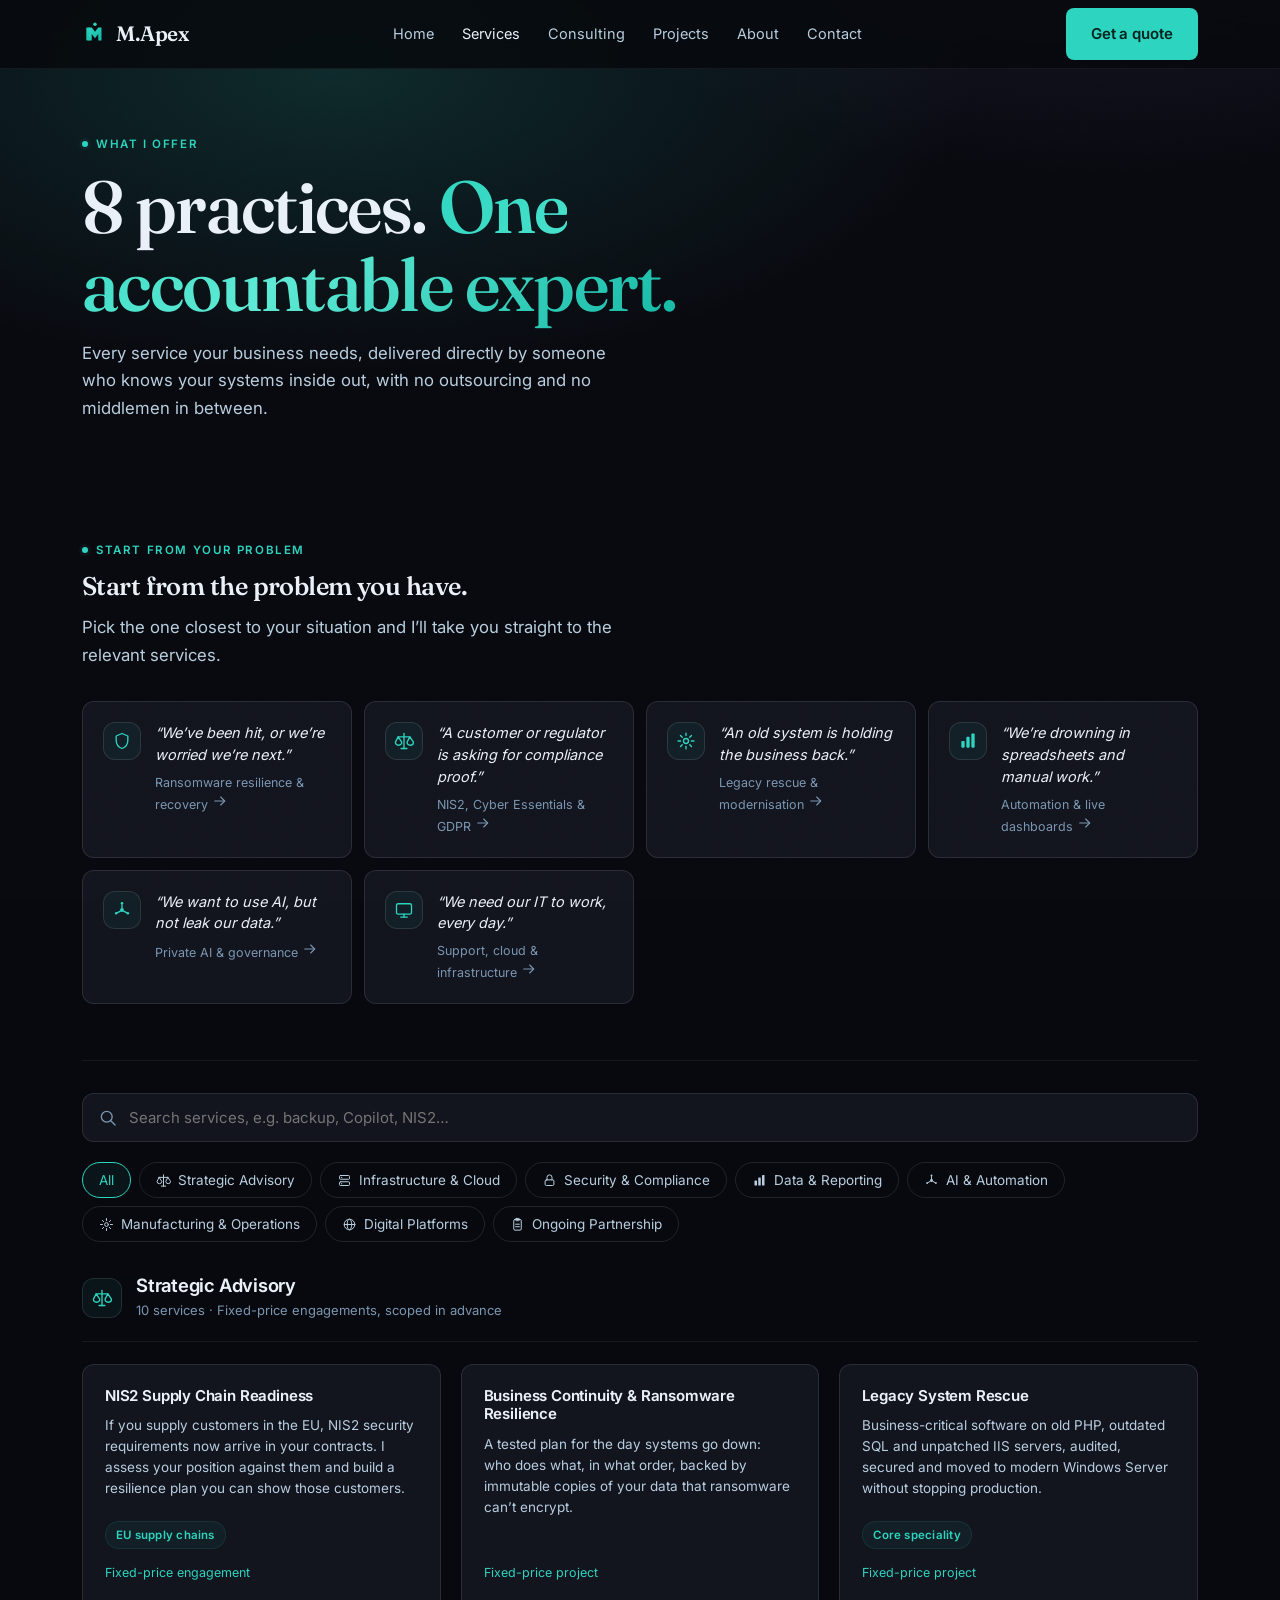
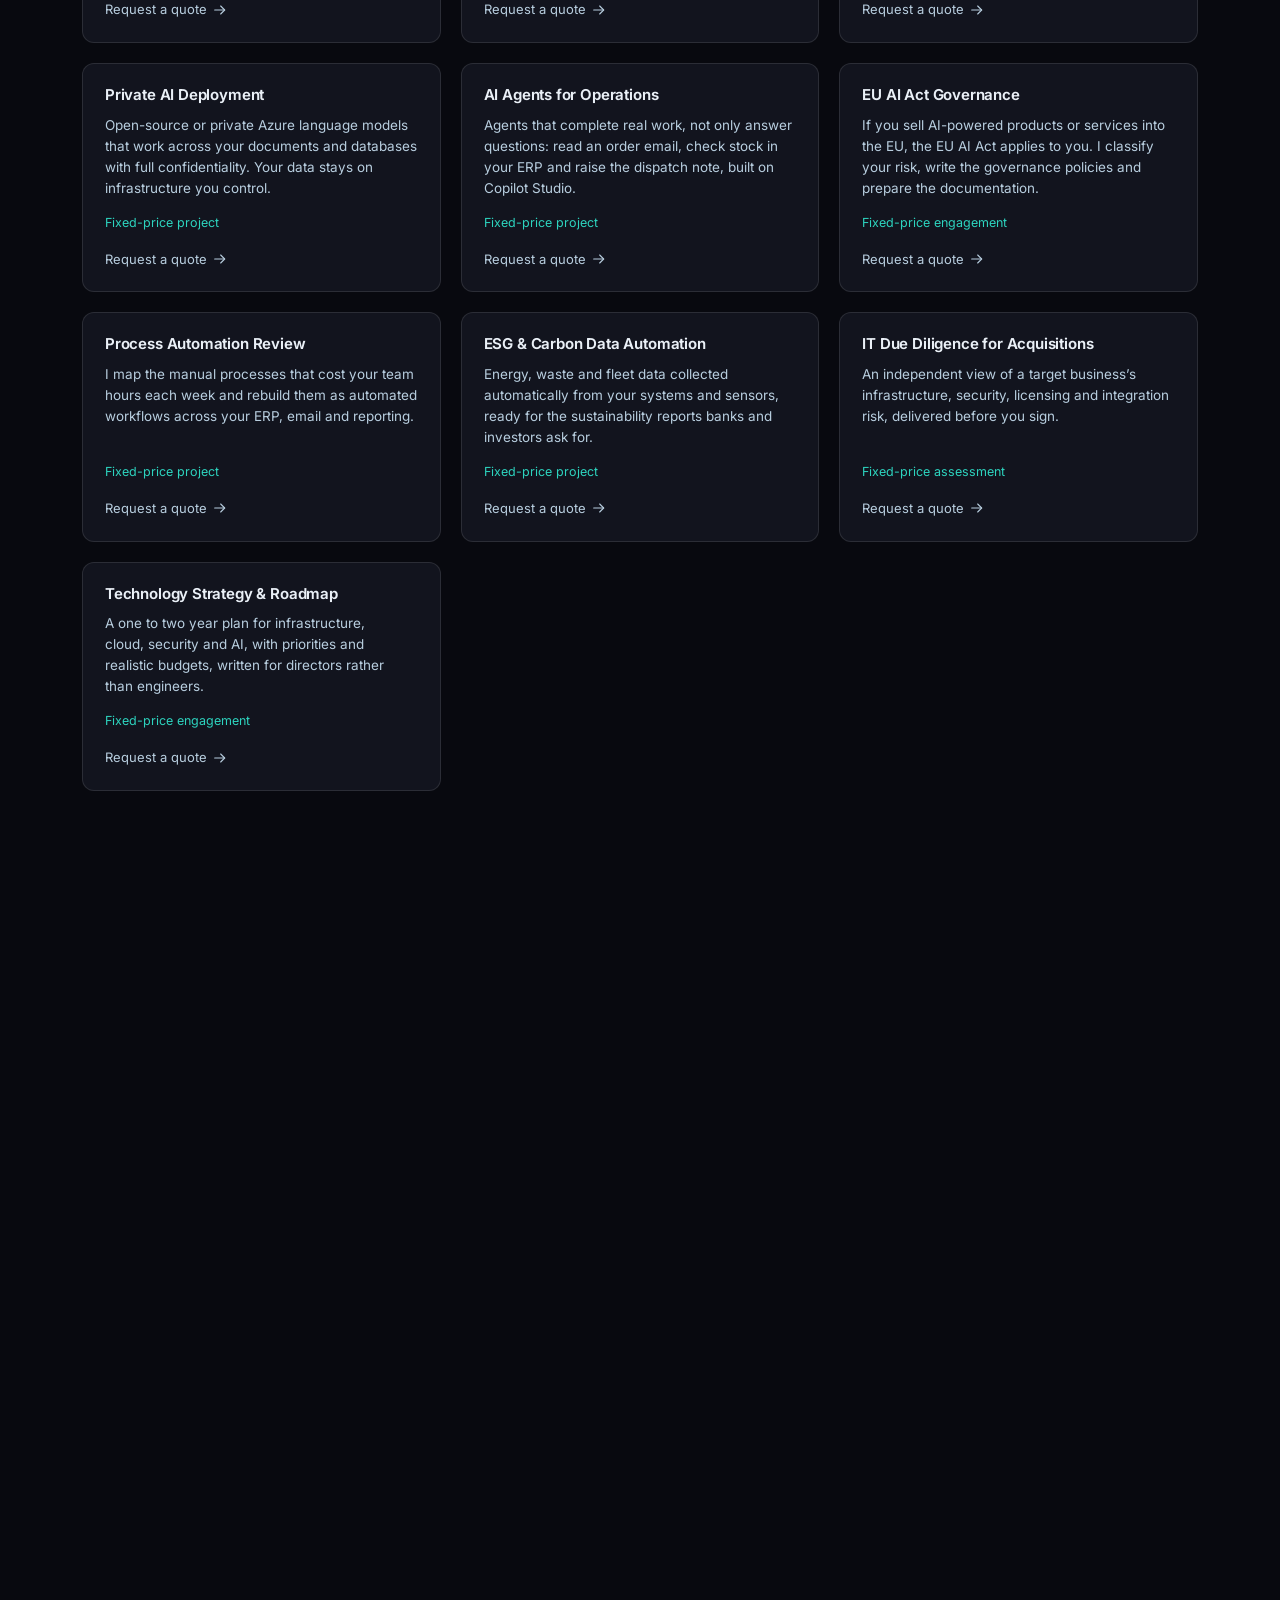
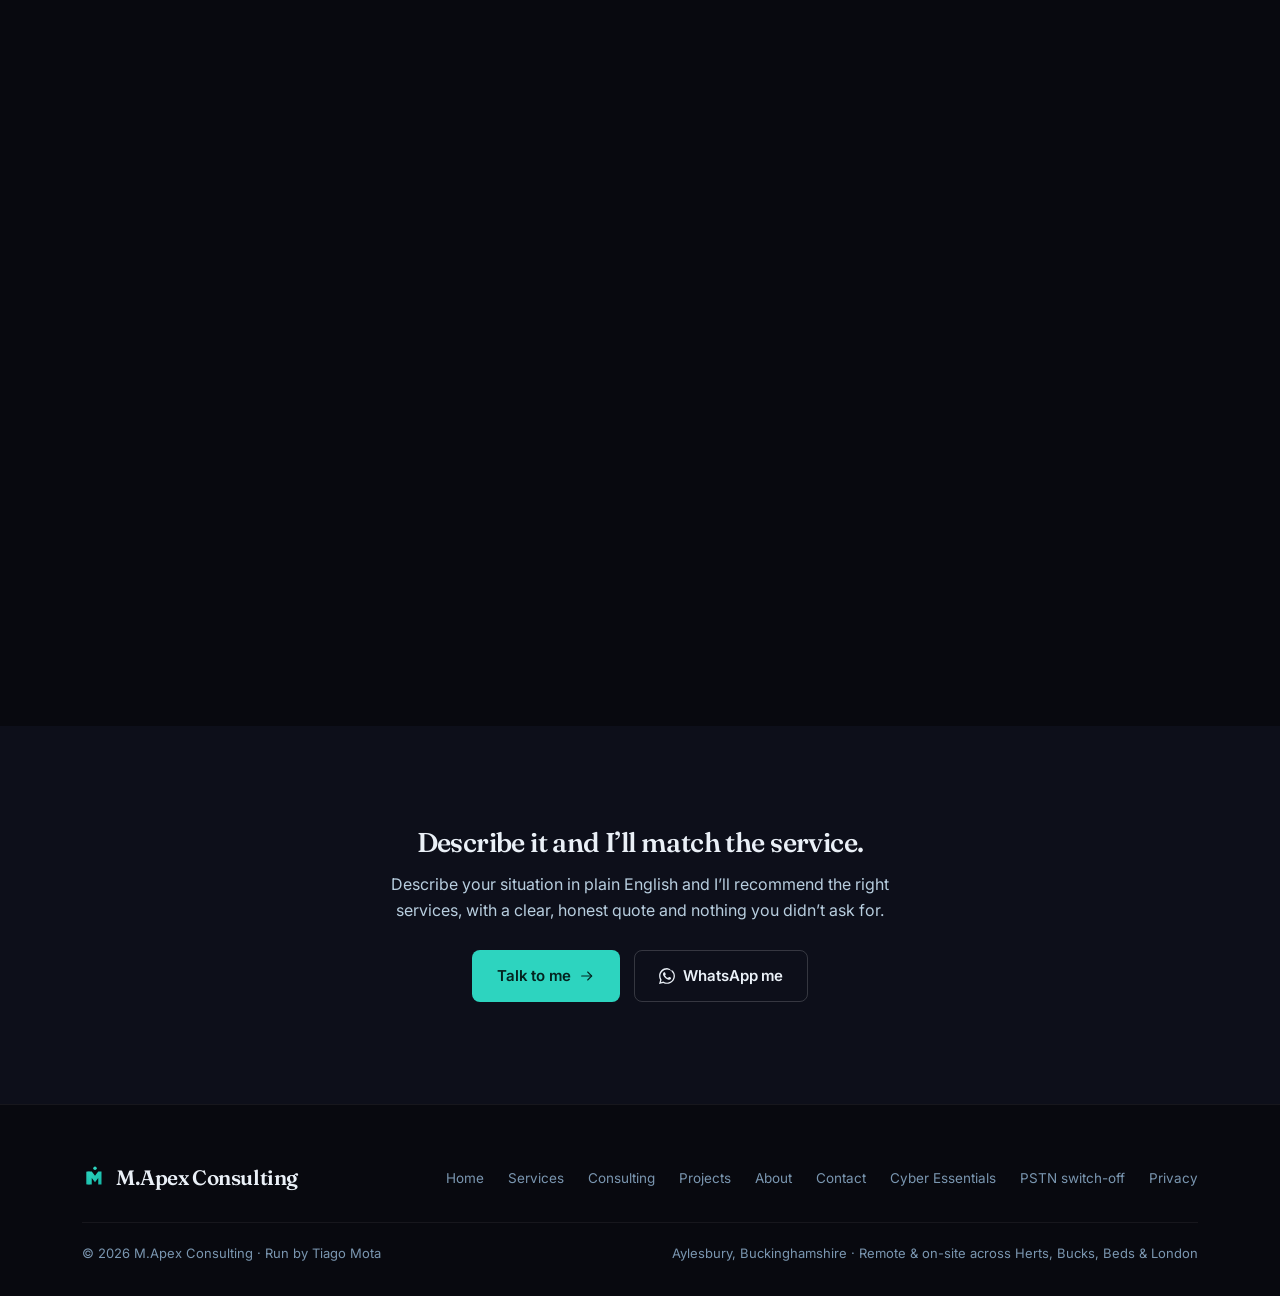
<file: services.html>
<!DOCTYPE html>
<html lang="en-GB">
<head>
<meta charset="UTF-8">
<meta name="viewport" content="width=device-width,initial-scale=1,viewport-fit=cover">
<title>IT Services & Pricing | M.Apex Consulting</title>
<meta name="description" content="47 senior IT, security, data and AI services across 8 practices, for UK businesses. One accountable expert, no outsourcing.">
<link rel="canonical" href="https://mapexconsulting.co.uk/services.html">

<link rel="icon" type="image/svg+xml" href="/favicon.svg">
<link rel="icon" type="image/png" sizes="32x32" href="/favicon-32.png">
<link rel="icon" type="image/png" sizes="16x16" href="/favicon-16.png">
<link rel="apple-touch-icon" href="/apple-touch-icon.png">
<link rel="manifest" href="/site.webmanifest">
<meta name="theme-color" content="#08090f">

<meta property="og:type" content="website">
<meta property="og:site_name" content="M.Apex Consulting">
<meta property="og:title" content="IT Services & Pricing | M.Apex Consulting">
<meta property="og:description" content="47 senior IT, security, data and AI services across 8 practices, for UK businesses. One accountable expert, no outsourcing.">
<meta property="og:url" content="https://mapexconsulting.co.uk/services.html">
<meta property="og:image" content="https://mapexconsulting.co.uk/og-image.jpg">
<meta property="og:image:width" content="1200">
<meta property="og:image:height" content="630">
<meta property="og:locale" content="en_GB">

<meta name="twitter:card" content="summary_large_image">
<meta name="twitter:title" content="IT Services & Pricing | M.Apex Consulting">
<meta name="twitter:description" content="47 senior IT, security, data and AI services across 8 practices, for UK businesses. One accountable expert, no outsourcing.">
<meta name="twitter:image" content="https://mapexconsulting.co.uk/og-image.jpg">

<link rel="preload" href="/fonts/inter.woff2" as="font" type="font/woff2" crossorigin>
<link rel="preload" href="/fonts/fraunces.woff2" as="font" type="font/woff2" crossorigin>
<style>
@font-face{font-family:'Fraunces Variable';font-style:normal;font-display:swap;font-weight:100 900;src:url(/fonts/fraunces.woff2) format('woff2-variations');unicode-range:U+0000-00FF,U+0131,U+0152-0153,U+02BB-02BC,U+02C6,U+02DA,U+02DC,U+0304,U+0308,U+0329,U+2000-206F,U+20AC,U+2122,U+2191,U+2193,U+2212,U+2215,U+FEFF,U+FFFD}
@font-face{font-family:'Inter Variable';font-style:normal;font-display:swap;font-weight:100 900;src:url(/fonts/inter.woff2) format('woff2-variations');unicode-range:U+0000-00FF,U+0131,U+0152-0153,U+02BB-02BC,U+02C6,U+02DA,U+02DC,U+0304,U+0308,U+0329,U+2000-206F,U+20AC,U+2122,U+2191,U+2193,U+2212,U+2215,U+FEFF,U+FFFD}
/* M.Apex Consulting: shared design system
   Teal brand accent (#2DD4BF), rich dark background, Fraunces for display moments,
   Inter for body and UI. One file, five pages, consistent everywhere. */

*,*::before,*::after{box-sizing:border-box;margin:0;padding:0}

:root{
  /* --- existing brand tokens, unchanged --- */
  --bg:#08090f;--bg2:#0d0f1a;--bg3:#12141f;
  --card:#12141e;--card2:#161927;--card3:#1a1e2e;
  --border:rgba(255,255,255,0.06);--border2:rgba(255,255,255,0.105);--border3:rgba(255,255,255,0.17);
  --accent:#2DD4BF;--accent2:#14b8a6;--accent3:rgba(45,212,191,0.1);--accent4:rgba(45,212,191,0.06);
  --text:#eaf0f7;--text2:#b8cedf;--text3:#7a96b0;
  --green:#34d399;--amber:#fbbf24;--purple:#a78bfa;--red:#f87171;
  --fh:'Inter Variable',system-ui,sans-serif;
  --fd:'Fraunces Variable',Georgia,serif;
  --fb:'Inter','Segoe UI',system-ui,-apple-system,sans-serif;
  --fm:'JetBrains Mono','SF Mono',Consolas,monospace;
  --r:8px;--r2:12px;--r3:16px;--r4:999px;
  --grad-brand:linear-gradient(135deg,#2DD4BF 0%,#5EEAD4 45%,#14b8a6 100%);
  --grad-aurora:radial-gradient(60% 60% at 30% 20%,rgba(45,212,191,0.16),transparent 70%),radial-gradient(50% 50% at 80% 0%,rgba(167,139,250,0.10),transparent 70%);

  /* --- new: layout + motion scale, additive only --- */
  --maxw:1180px;
  --pad:clamp(1.25rem,4vw,2rem);
  --gap-xs:8px;--gap-sm:12px;--gap-md:20px;--gap-lg:32px;--gap-xl:56px;
  --sec-y:clamp(4rem,8vw,7rem);
  --dur:180ms;--ease:cubic-bezier(.4,0,.2,1);
}

html{scroll-behavior:smooth}
body{
  background:var(--bg);color:var(--text);font-family:var(--fb);
  font-size:16px;line-height:1.6;-webkit-font-smoothing:antialiased;
  overflow-x:hidden;position:relative;
}
/* subtle grain, the thing that keeps a flat dark field from reading as a template */
body::before{
  content:'';position:fixed;inset:0;z-index:1;pointer-events:none;opacity:0.035;mix-blend-mode:overlay;
  background-image:url("data:image/svg+xml,%3Csvg xmlns='http://www.w3.org/2000/svg' width='180' height='180'%3E%3Cfilter id='n'%3E%3CfeTurbulence type='fractalNoise' baseFrequency='0.9' numOctaves='2' stitchTiles='stitch'/%3E%3C/filter%3E%3Crect width='100%25' height='100%25' filter='url(%23n)'/%3E%3C/svg%3E");
}
.skip-link{position:fixed;top:-60px;left:12px;z-index:200;background:var(--accent);color:#04231f;padding:12px 18px;border-radius:var(--r);font-weight:600;font-size:14px;transition:top var(--dur) var(--ease)}
.skip-link:focus-visible{top:12px}
h1,h2,h3,h4{font-family:var(--fh);font-weight:800;line-height:1.12;letter-spacing:-0.015em;color:var(--text)}
h1{font-family:var(--fd);font-weight:600;font-size:clamp(2.7rem,6vw,4.8rem);letter-spacing:-0.01em;font-style:normal}
h2{font-size:clamp(1.9rem,3.6vw,2.7rem)}
h3{font-size:1.28rem}
h4{font-size:1.05rem}
p{color:var(--text2)}
a{color:inherit;text-decoration:none}
ul{list-style:none}
img{max-width:100%;display:block}
button,input,select,textarea{font-family:var(--fb);color:var(--text);font-size:15px}
::selection{background:var(--accent);color:var(--bg)}
:focus-visible{outline:2px solid var(--accent);outline-offset:2px;border-radius:4px}
@media (prefers-reduced-motion:reduce){*{animation-duration:.01ms !important;animation-iteration-count:1 !important;transition-duration:.01ms !important;scroll-behavior:auto !important}}

.grad-text{background:var(--grad-brand);-webkit-background-clip:text;background-clip:text;color:transparent}
.aurora{position:relative}
.aurora::before{content:'';position:absolute;inset:-10% -10% auto -10%;height:140%;background:var(--grad-aurora);pointer-events:none;z-index:0}
.aurora>*{position:relative;z-index:1}

.wrap{max-width:var(--maxw);margin:0 auto;padding-left:var(--pad);padding-right:var(--pad)}
.section{padding:var(--sec-y) 0}
.section-tight{padding:clamp(2.5rem,5vw,3.5rem) 0}
.grid{display:grid;gap:var(--gap-md)}
.g-2{grid-template-columns:repeat(2,1fr)}
.g-3{grid-template-columns:repeat(3,1fr)}
.g-4{grid-template-columns:repeat(4,1fr)}
.g-auto{grid-template-columns:repeat(auto-fit,minmax(240px,1fr))}
.bento{display:grid;grid-template-columns:repeat(3,1fr);grid-auto-rows:1fr;gap:var(--gap-md)}
.bento .span-2{grid-column:span 2;grid-row:span 2}
.bento .feature{background:linear-gradient(155deg,var(--card2),var(--card));border-color:var(--border3);display:flex;flex-direction:column;justify-content:center}
@media (max-width:900px){.g-2,.g-3,.g-4{grid-template-columns:1fr 1fr}.bento{grid-template-columns:1fr 1fr}.bento .span-2{grid-column:span 2;grid-row:span 1}}
@media (max-width:640px){.g-2,.g-3,.g-4,.bento{grid-template-columns:1fr}.bento .span-2{grid-column:span 1;grid-row:span 1}}

/* icons: geometric line set, single colour, inherits from parent */
.i{width:20px;height:20px;flex-shrink:0;fill:none;stroke:currentColor;stroke-width:1.6;stroke-linecap:round;stroke-linejoin:round}
.i-fill{fill:currentColor;stroke:none}
.i-lg{width:26px;height:26px}
.i-sm{width:16px;height:16px}
.icon-tile{width:44px;height:44px;border-radius:var(--r2);background:var(--accent4);border:1px solid var(--border2);display:flex;align-items:center;justify-content:center;color:var(--accent);flex-shrink:0}
.icon-tile.solid{background:var(--accent);color:var(--bg)}

/* eyebrow + section header */
.eyebrow{display:inline-flex;align-items:center;gap:8px;font-family:var(--fm);font-size:12px;letter-spacing:.08em;text-transform:uppercase;color:var(--accent);margin-bottom:14px}
.eyebrow::before{content:'';width:6px;height:6px;border-radius:50%;background:var(--accent);box-shadow:0 0 0 3px var(--accent4)}
.sec-head{max-width:640px;margin-bottom:var(--gap-xl)}
.sec-head p{margin-top:14px;font-size:1.05rem}
.sec-head.center{margin-left:auto;margin-right:auto;text-align:center}

/* buttons */
.btn{display:inline-flex;align-items:center;justify-content:center;gap:8px;padding:13px 24px;border-radius:var(--r);font-family:var(--fb);font-weight:600;font-size:15px;border:1px solid transparent;cursor:pointer;transition:transform var(--dur) var(--ease),background var(--dur),border-color var(--dur)}
.btn:active{transform:scale(.98)}
.btn-primary{background:var(--accent);color:#04231f}
.btn-primary:hover{background:#5ee0cf}
.btn-outline{border-color:var(--border3);color:var(--text)}
.btn-outline:hover{border-color:var(--accent);color:var(--accent)}
.btn-block{width:100%}

/* nav */
nav{position:fixed;top:0;left:0;right:0;z-index:100;background:rgba(7,9,13,0.82);backdrop-filter:blur(14px);border-bottom:1px solid var(--border)}
.nav-in{max-width:var(--maxw);margin:0 auto;padding:0 var(--pad);height:68px;display:flex;align-items:center;justify-content:space-between}
.logo{display:flex;align-items:center;gap:8px;font-family:var(--fh);font-weight:800;font-size:1.05rem;color:var(--text)}
.logo svg{display:block}
.nav-links{display:flex;align-items:center;gap:28px}
.nav-links a{font-size:14.5px;color:var(--text2);transition:color var(--dur)}
.nav-links a:hover,.nav-links a.active{color:var(--text)}
.nav-cta{display:flex;align-items:center;gap:18px}
.nav-toggle{display:none;background:none;border:0;color:var(--text);cursor:pointer;padding:6px}
@media (max-width:860px){
  .nav-links{position:fixed;top:68px;left:0;right:0;background:var(--bg2);border-bottom:1px solid var(--border);flex-direction:column;align-items:flex-start;padding:18px var(--pad) 24px;gap:16px;transform:translateY(-8px);opacity:0;visibility:hidden;pointer-events:none;transition:transform var(--dur) var(--ease),opacity var(--dur),visibility 0s linear var(--dur)}
  .nav-links.open{transform:translateY(0);opacity:1;visibility:visible;pointer-events:auto;transition:transform var(--dur) var(--ease),opacity var(--dur),visibility 0s}
  .nav-cta .btn-primary{display:none}
  .nav-toggle{display:block}
}

/* footer */
footer{border-top:1px solid var(--border);padding:var(--gap-xl) 0 var(--gap-lg)}
.footer-top{display:flex;justify-content:space-between;align-items:center;flex-wrap:wrap;gap:20px;padding-bottom:28px;border-bottom:1px solid var(--border);margin-bottom:20px}
.footer-links{display:flex;gap:24px;flex-wrap:wrap}
.footer-links a{font-size:13.5px;color:var(--text3)}
.footer-links a:hover{color:var(--accent)}
.footer-bottom{font-size:13px;color:var(--text3);display:flex;justify-content:space-between;flex-wrap:wrap;gap:10px}

/* cards */
.card{background:var(--card);border:1px solid var(--border2);border-radius:var(--r2);padding:26px}
.card-hover{transition:border-color var(--dur),transform var(--dur) var(--ease)}
.card-hover:hover{border-color:var(--border3);transform:translateY(-2px)}
.feature-card h3{margin:16px 0 8px;font-size:1.05rem}
.feature-card p{font-size:14.5px}

/* badges / pills / tags */
.badge{display:inline-flex;align-items:center;gap:5px;font-size:11.5px;font-weight:600;letter-spacing:.02em;padding:4px 10px;border-radius:var(--r4);border:1px solid var(--border3);color:var(--text2)}
.badge-accent{background:var(--accent4);border-color:var(--accent3);color:var(--accent)}
.badge-amber{background:rgba(251,191,36,.1);border-color:rgba(251,191,36,.28);color:var(--amber)}
.badge-red{background:rgba(248,113,113,.1);border-color:rgba(248,113,113,.28);color:var(--red)}
.badge-purple{background:rgba(167,139,250,.1);border-color:rgba(167,139,250,.28);color:var(--purple)}
.tag-row{display:flex;flex-wrap:wrap;gap:6px;margin-top:12px}

/* status dot (replaces coloured circle emoji) */
.dot{display:inline-block;width:9px;height:9px;border-radius:50%;flex-shrink:0}
.dot-red{background:var(--red)}
.dot-amber{background:var(--amber)}
.dot-yellow{background:#fde047}
.dot-green{background:var(--green)}

/* stat strip */
.stats{display:grid;grid-template-columns:repeat(4,auto);gap:var(--gap-xl);margin-top:var(--gap-lg)}
.stat b{display:block;font-family:var(--fh);font-size:2rem;color:var(--text)}
.stat span{font-size:13px;color:var(--text3)}
@media (max-width:760px){.stats{grid-template-columns:repeat(2,auto)}}

/* testimonial */
.testi{background:var(--card);border:1px solid var(--border2);border-radius:var(--r2);padding:28px;display:flex;flex-direction:column;gap:16px}
.testi .stars{display:flex;gap:3px;color:var(--amber)}
.testi p{font-size:15px;color:var(--text2);flex-grow:1}
.testi-who{display:flex;align-items:center;gap:12px;padding-top:16px;border-top:1px solid var(--border)}
.avatar{width:38px;height:38px;border-radius:50%;background:var(--accent4);border:1px solid var(--accent3);color:var(--accent);display:flex;align-items:center;justify-content:center;font-family:var(--fh);font-weight:700;font-size:13px;flex-shrink:0}
.testi-who b{display:block;font-size:14px;color:var(--text)}
.testi-who span{font-size:12.5px;color:var(--text3)}

/* pricing */
.price-card{background:var(--card);border:1px solid var(--border2);border-radius:var(--r2);padding:30px;display:flex;flex-direction:column;position:relative}
.price-card.pop{border-color:var(--accent);background:linear-gradient(180deg,var(--accent4),var(--card) 40%)}
.price-card .pop-badge{position:absolute;top:-12px;left:30px;background:var(--accent);color:#04231f;font-size:11px;font-weight:700;padding:4px 12px;border-radius:var(--r4)}
.price-card .amount{font-family:var(--fh);font-size:2rem;margin:14px 0 4px}
.price-card .amount span{font-family:var(--fb);font-size:13px;color:var(--text3);font-weight:400}
.price-card ul{margin:20px 0;display:flex;flex-direction:column;gap:11px}
.price-card li{display:flex;align-items:flex-start;gap:9px;font-size:14px;color:var(--text2)}
.price-card li .i{color:var(--accent);margin-top:2px}

/* FAQ */
.faq-item{border-bottom:1px solid var(--border)}
.faq-item summary{list-style:none;display:flex;justify-content:space-between;align-items:center;gap:16px;padding:20px 0;cursor:pointer;font-family:var(--fh);font-weight:700;font-size:15.5px;color:var(--text)}
.faq-item summary::-webkit-details-marker{display:none}
.faq-item summary .i{transition:transform var(--dur) var(--ease);color:var(--text3)}
.faq-item[open] summary .i{transform:rotate(45deg);color:var(--accent)}
.faq-item .faq-body{padding-bottom:20px;font-size:14.5px;color:var(--text2);max-width:640px}

/* forms */
.field{display:flex;flex-direction:column;gap:7px;margin-bottom:18px}
.field label{font-size:13px;color:var(--text2)}
.field input,.field select,.field textarea{background:var(--bg2);border:1px solid var(--border2);border-radius:var(--r);padding:12px 14px;transition:border-color var(--dur)}
.field input:focus-visible,.field select:focus-visible,.field textarea:focus-visible{border-color:var(--accent);outline:none}
.field textarea{resize:vertical;min-height:110px}
.urgency{display:flex;gap:8px;flex-wrap:wrap}
.urgency label{display:flex;align-items:center;gap:8px;padding:9px 14px;border:1px solid var(--border2);border-radius:var(--r4);font-size:13.5px;color:var(--text2);cursor:pointer;transition:border-color var(--dur)}
.urgency input{position:absolute;opacity:0;pointer-events:none}
.urgency input:checked + span{color:var(--text)}
.urgency label:has(input:checked){border-color:var(--accent);background:var(--accent4)}

/* services filter tabs */
.filter-row{display:flex;flex-wrap:wrap;gap:8px;margin-bottom:var(--gap-lg)}
.filter-tab{display:flex;align-items:center;gap:7px;padding:9px 16px;border-radius:var(--r4);border:1px solid var(--border2);color:var(--text2);font-size:13.5px;cursor:pointer;background:none;transition:border-color var(--dur),color var(--dur)}
.filter-tab .i{width:15px;height:15px}
.filter-tab:hover{border-color:var(--border3);color:var(--text)}
.filter-tab.active{border-color:var(--accent);background:var(--accent4);color:var(--accent)}

.cat-block{margin-bottom:var(--gap-xl);scroll-margin-top:96px}
.cat-head{display:flex;align-items:center;gap:14px;margin-bottom:22px;padding-bottom:18px;border-bottom:1px solid var(--border)}
.cat-head .icon-tile{width:40px;height:40px}
.cat-head .meta{font-size:13px;color:var(--text3)}
.svc-card{background:var(--card);border:1px solid var(--border2);border-radius:var(--r2);padding:22px;display:flex;flex-direction:column;gap:10px}
.svc-card h4{font-size:15px}
.svc-card p{font-size:13.5px;line-height:1.55}
.svc-price{font-family:var(--fm);font-size:12.5px;color:var(--accent);margin-top:auto;padding-top:4px}
.svc-foot{display:flex;justify-content:space-between;align-items:center;margin-top:6px}
.svc-link{font-size:13px;color:var(--text2);display:flex;align-items:center;gap:5px}
.svc-link:hover{color:var(--accent)}

/* ticker (pure CSS marquee, no duplicated markup needed twice in DOM for a11y) */
.ticker{border-top:1px solid var(--border);border-bottom:1px solid var(--border);background:var(--bg2);overflow:hidden;padding:14px 0}
.ticker-track{display:flex;gap:40px;width:max-content;animation:scroll 38s linear infinite}
.ticker:hover .ticker-track{animation-play-state:paused}
.ticker-track span{font-size:13px;color:var(--text3);white-space:nowrap;display:flex;align-items:center;gap:10px}
.ticker-track span::after{content:'·';color:var(--border3);margin-left:30px}
@keyframes scroll{from{transform:translateX(0)}to{transform:translateX(-50%)}}

/* signature motif: node/status line, echoes the logo's dot, used as a quiet structural device on process + timeline blocks */
.node-line{position:relative;padding-left:32px}
.node-line::before{content:'';position:absolute;left:5px;top:6px;bottom:6px;width:1px;background:var(--border2)}
.node-item{position:relative;padding-bottom:32px}
.node-item::before{content:'';position:absolute;left:-32px;top:4px;width:11px;height:11px;border-radius:50%;background:var(--bg);border:2px solid var(--accent)}
.node-item:last-child{padding-bottom:0}

.divider{height:1px;background:var(--border);border:0;margin:0}
.muted{color:var(--text3)}
.center{text-align:center}
.mono{font-family:var(--fm)}

/* scroll-aware header, hides on scroll down, returns on scroll up (FourFold / Josh Kremer pattern) */
nav{transition:transform .32s var(--ease),background var(--dur)}
nav.nav-hidden{transform:translateY(-100%)}

/* back-to-top: services.html is long enough to genuinely need it (Jack Dalrymple pattern) */
.to-top{position:fixed;right:22px;bottom:22px;z-index:90;width:44px;height:44px;border-radius:50%;background:var(--card2);border:1px solid var(--border3);color:var(--text2);display:flex;align-items:center;justify-content:center;cursor:pointer;opacity:0;pointer-events:none;transform:translateY(8px);transition:opacity var(--dur),transform var(--dur) var(--ease),border-color var(--dur),color var(--dur)}
.to-top.show{opacity:1;pointer-events:auto;transform:translateY(0)}
.to-top:hover{border-color:var(--accent);color:var(--accent)}
.to-top .i{transform:rotate(-90deg)}

/* "start from your problem" entry grid: navigation by client need, not by our own structure (Kearney pattern) */
.problem-grid{display:grid;grid-template-columns:repeat(auto-fit,minmax(260px,1fr));gap:var(--gap-sm)}
.problem-card{display:flex;align-items:flex-start;gap:14px;padding:20px;background:var(--card);border:1px solid var(--border2);border-radius:var(--r2);text-decoration:none;transition:border-color var(--dur),transform var(--dur) var(--ease)}
.problem-card:hover{border-color:var(--accent);transform:translateY(-2px)}
.problem-card .icon-tile{width:38px;height:38px}
.problem-card q{display:block;font-size:14.5px;color:var(--text);font-style:italic;line-height:1.5;quotes:'\201C' '\201D'}
.problem-card .route{display:block;font-size:12.5px;color:var(--text3);margin-top:7px}
.problem-card:hover .route{color:var(--accent)}

/* comparison block: typical agency vs M.Apex, a proven B2B pattern that was still missing */
.compare-grid{display:grid;grid-template-columns:1fr 1fr;gap:0;border:1px solid var(--border2);border-radius:var(--r2);overflow:hidden}
.compare-col{padding:28px}
.compare-col.win{background:var(--accent4);position:relative}
.compare-col.win::before{content:'';position:absolute;inset:0;border-left:1px solid var(--accent3);pointer-events:none}
.compare-col h4{font-family:var(--fh);font-size:1.05rem;margin-bottom:18px;display:flex;align-items:center;gap:9px}
.compare-col.win h4{color:var(--accent)}
.compare-row{display:flex;align-items:flex-start;gap:10px;padding:11px 0;border-top:1px solid var(--border)}
.compare-row:first-of-type{border-top:0}
.compare-row .i{margin-top:2px;flex-shrink:0}
.compare-col:not(.win) .compare-row .i{color:var(--text3)}
.compare-col.win .compare-row .i{color:var(--accent)}
.compare-row span{font-size:14px;color:var(--text2)}
@media (max-width:700px){.compare-grid{grid-template-columns:1fr}.compare-col.win::before{border-left:0;border-top:1px solid var(--accent3)}}

@media (max-width:640px){
  .footer-top,.footer-bottom{flex-direction:column;align-items:flex-start}
  .to-top{right:14px;bottom:14px}
}

/* content is visible immediately, no scroll-triggered opacity gating: see changelog for why */

/* hover polish on interactive surfaces */
.card,.price-card,.testi,.svc-card{transition:border-color var(--dur) var(--ease),transform var(--dur) var(--ease),box-shadow var(--dur) var(--ease)}
.card:hover,.svc-card:hover{border-color:var(--accent3);transform:translateY(-3px);box-shadow:0 16px 40px -20px rgba(45,212,191,0.25)}
.price-card:hover{transform:translateY(-3px)}
.filter-tab,.btn{transition:transform var(--dur) var(--ease),border-color var(--dur),background var(--dur),color var(--dur),box-shadow var(--dur)}
.btn-primary:hover{box-shadow:0 10px 28px -12px rgba(45,212,191,0.55)}

/* hero network visual: signature element, echoes the logo's node/connection language */
.net-viz{position:absolute;top:0;right:0;width:min(46vw,460px);height:460px;pointer-events:none;opacity:0.9}
.net-viz line{stroke:var(--accent);stroke-width:1;opacity:0.14}
.net-viz circle{fill:var(--accent);animation:netpulse 4.5s ease-in-out infinite;transform-box:fill-box;transform-origin:center}
@keyframes netpulse{0%,100%{opacity:.35;transform:scale(1)}50%{opacity:1;transform:scale(1.45)}}
.hero-shell{position:relative;overflow:hidden}
.hero-shell::before{content:'';position:absolute;inset:-15% -10% auto -10%;height:150%;background:var(--grad-aurora);pointer-events:none;z-index:0}
.hero-shell>.wrap{position:relative;z-index:1}
@media (max-width:1000px){.net-viz{display:none}}
@media (prefers-reduced-motion:reduce){.net-viz circle{animation:none;opacity:.6}}

/* status pulse: small live indicator on the active-services panel, same signature language */
.pulse-dot{position:relative;width:7px;height:7px;border-radius:50%;flex-shrink:0}
.pulse-dot::after{content:'';position:absolute;inset:-4px;border-radius:50%;border:1px solid currentColor;animation:pulsering 2.2s ease-out infinite}
@media (prefers-reduced-motion:reduce){.pulse-dot::after{animation:none}}
@keyframes pulsering{0%{opacity:.7;transform:scale(.5)}100%{opacity:0;transform:scale(1.6)}}

/* testimonial slider */
.slider{position:relative}
.slider-track{display:flex;transition:transform .5s var(--ease)}
.slider-viewport{overflow:hidden;border-radius:var(--r2)}
.slider-track .testi{flex:0 0 100%;margin:0 2px}
.slider-dots{display:flex;justify-content:center;gap:8px;margin-top:22px}
.slider-dots button{width:8px;height:8px;border-radius:50%;border:0;background:var(--border3);cursor:pointer;padding:0;transition:background var(--dur),width var(--dur)}
.slider-dots button.active{background:var(--accent);width:22px;border-radius:4px}

/* active-services status list */
.status-row{display:flex;align-items:center;gap:12px;padding:13px 0;border-bottom:1px solid var(--border)}
.status-row:last-child{border-bottom:0}
.status-row .icon-tile{width:34px;height:34px}
.status-row .name{flex:1;font-size:14px;color:var(--text)}
.status-label{display:flex;align-items:center;gap:7px;font-size:12px;color:var(--text3)}

/* on-page search, shows up where content is long enough to need it */
.search-box{position:relative;margin-bottom:var(--gap-md)}
.search-box .i{position:absolute;left:16px;top:50%;transform:translateY(-50%);color:var(--text3);pointer-events:none}
.search-box input{width:100%;padding:14px 16px 14px 46px;background:var(--card);border:1px solid var(--border2);border-radius:var(--r2);font-size:15px}
.search-box input:focus-visible{border-color:var(--accent);outline:none}
.search-box .clear-search{position:absolute;right:12px;top:50%;transform:translateY(-50%);background:none;border:0;color:var(--text3);cursor:pointer;padding:6px;display:none}
.search-box.has-value .clear-search{display:block}
.no-results{display:none;text-align:center;padding:60px 20px;color:var(--text3)}
.no-results.show{display:block}


/* guidelines pass: theming, touch, typography, focus, a11y helpers */
html{color-scheme:dark;scroll-padding-top:88px;-webkit-tap-highlight-color:rgba(45,212,191,0.18)}
@media (pointer:fine){html{overscroll-behavior:none}}
a,button,input,select,textarea,label,summary{touch-action:manipulation}
h1,h2,h3{text-wrap:balance}
p{text-wrap:pretty}
.stat b,.mono{font-variant-numeric:tabular-nums}
.h4{font-size:1.05rem}
.compare-col h3{font-family:var(--fh);font-size:1.05rem;margin-bottom:18px;display:flex;align-items:center;gap:9px}
.compare-col.win h3{color:var(--accent)}
.card,.svc-card,.testi,.problem-card{overflow-wrap:break-word}
.status-row .name{min-width:0}
.field input:focus-visible,.field select:focus-visible,.field textarea:focus-visible,.search-box input:focus-visible{box-shadow:0 0 0 3px var(--accent3)}
.field select option{background:var(--bg2);color:var(--text)}
fieldset{border:0;margin:0;padding:0;min-width:0}
legend{font-size:13px;color:var(--text2);margin-bottom:7px;padding:0}
.field-error{color:var(--red);font-size:13px;margin-bottom:14px}
.field-error:empty{display:none}
.wrap,.nav-in{padding-left:max(var(--pad),env(safe-area-inset-left));padding-right:max(var(--pad),env(safe-area-inset-right))}
.to-top{bottom:max(22px,calc(env(safe-area-inset-bottom) + 12px))}
.cat-block{content-visibility:auto;contain-intrinsic-size:auto 900px}
.slider-dots{align-items:center}
.slider-dots button{position:relative}
.slider-dots button::before{content:'';position:absolute;inset:-12px -6px}
.motion-toggle{display:inline-flex;align-items:center;justify-content:center;width:32px;height:32px;border-radius:50%;border:1px solid var(--border3);background:var(--card);color:var(--text2);cursor:pointer;transition:border-color var(--dur),color var(--dur)}
.motion-toggle:hover{border-color:var(--accent);color:var(--accent)}
.motion-toggle .i{width:14px;height:14px}
.ticker{position:relative}
.ticker .motion-toggle{position:absolute;right:max(12px,env(safe-area-inset-right));top:50%;transform:translateY(-50%);z-index:2}
.ticker.paused .ticker-track{animation-play-state:paused}
.sr-only{position:absolute;width:1px;height:1px;padding:0;margin:-1px;overflow:hidden;clip:rect(0,0,0,0);white-space:nowrap;border:0}

/* type system: Fraunces for headlines, Inter for everything you read or tap, Fraunces also for the logo wordmark */
:root{--fd:'Fraunces Variable',Georgia,'Times New Roman',serif;--fh:'Inter Variable',system-ui,-apple-system,'Segoe UI',sans-serif;--fb:'Inter Variable',system-ui,-apple-system,'Segoe UI',sans-serif;--fm:'Inter Variable',system-ui,-apple-system,'Segoe UI',sans-serif}
body{font-feature-settings:'cv11','ss01';font-optical-sizing:auto}
h1,h2{font-family:var(--fd);font-weight:560;letter-spacing:-0.022em;line-height:1.06;font-optical-sizing:auto}
h1{font-size:clamp(2.35rem,6vw,4.6rem)}
h2{font-size:clamp(1.85rem,3.6vw,2.8rem)}
h3,h4{font-family:var(--fh);font-weight:640;letter-spacing:-0.012em;line-height:1.25}
.feature.span-2 h3{font-family:var(--fd);font-weight:560;letter-spacing:-0.015em}
.stat b{font-family:var(--fd);font-weight:560;letter-spacing:-0.02em}
.logo{font-family:var(--fd);font-weight:600;font-size:1.3rem;letter-spacing:-0.02em}
.eyebrow{font-weight:600;font-size:11.5px;letter-spacing:.14em}
.btn{font-weight:600;letter-spacing:-0.005em}
p{line-height:1.65}

/* phone layout */
.mbar{display:none}
@media (max-width:640px){
  :root{--sec-y:clamp(3.25rem,12vw,4.5rem);--pad:20px}
  body{font-size:16px}
  h1{font-size:clamp(2.2rem,10.2vw,2.9rem);line-height:1.04}
  h2{font-size:clamp(1.7rem,7.6vw,2.1rem);line-height:1.1}
  .sec-head{margin-bottom:28px}
  .sec-head p,header p{font-size:1rem}
  header .btn{flex:1 1 100%}
  .stats{gap:22px 28px;margin-top:28px}
  .stat b{font-size:1.7rem}
    .stat span{font-size:12.5px}
  .card,.price-card,.svc-card{padding:20px}
  .status-row{padding:10px 0}
  .problem-card{padding:16px}
  input,select,textarea{font-size:16px}
  .filter-row{flex-wrap:nowrap;overflow-x:auto;margin-left:calc(-1 * var(--pad));margin-right:calc(-1 * var(--pad));padding:2px var(--pad) 8px;scrollbar-width:none;scroll-snap-type:x proximity}
  .filter-row::-webkit-scrollbar{display:none}
  .filter-tab{flex:0 0 auto;scroll-snap-align:start}
  .footer-links{gap:6px 18px}
  .footer-links a{display:inline-block;padding:6px 0;font-size:14px}
  .mbar{display:flex;position:fixed;left:0;right:0;bottom:0;z-index:95;gap:10px;padding:10px max(16px,env(safe-area-inset-right)) calc(10px + env(safe-area-inset-bottom)) max(16px,env(safe-area-inset-left));background:rgba(8,9,15,0.9);backdrop-filter:blur(14px);-webkit-backdrop-filter:blur(14px);border-top:1px solid var(--border2)}
  .mbar .btn{flex:1;padding:12px 10px;font-size:14.5px}
  body.has-mbar{padding-bottom:calc(72px + env(safe-area-inset-bottom))}
  .has-mbar .to-top{bottom:calc(84px + env(safe-area-inset-bottom))}
}
.stat b[style*="1.55rem"]{font-size:2rem!important}
@media (max-width:640px){.stat b,.stat b[style*="1.55rem"]{font-size:1.7rem!important}.eyebrow{letter-spacing:.1em}}
.stat span{display:block;line-height:1.45;margin-top:4px}
</style>
<script type="application/ld+json">
{
  "@context": "https://schema.org",
  "@type": "ProfessionalService",
  "name": "M.Apex Consulting",
  "founder": {"@type": "Person", "name": "Tiago Mota", "jobTitle": "Founder and Principal Consultant"},
  "description": "UK IT consultancy covering cloud, cybersecurity, data, AI and bespoke software development for small and medium businesses.",
  "url": "https://mapexconsulting.co.uk/",
  "logo": "https://mapexconsulting.co.uk/icon-512.png",
  "image": "https://mapexconsulting.co.uk/og-image.jpg",
  "priceRange": "\u00a3\u00a3",
  "areaServed": [
    {"@type": "AdministrativeArea", "name": "Hertfordshire"},
    {"@type": "AdministrativeArea", "name": "Buckinghamshire"},
    {"@type": "AdministrativeArea", "name": "Bedfordshire"},
    {"@type": "AdministrativeArea", "name": "London"}
  ],
  "address": {
    "@type": "PostalAddress",
    "addressLocality": "Aylesbury",
    "addressRegion": "Buckinghamshire",
    "addressCountry": "GB"
  },
  "makesOffer": [
    {"@type": "Offer", "itemOffered": {"@type": "Service", "name": "Strategic Advisory"}},
    {"@type": "Offer", "itemOffered": {"@type": "Service", "name": "Infrastructure & Cloud"}},
    {"@type": "Offer", "itemOffered": {"@type": "Service", "name": "Security & Compliance"}},
    {"@type": "Offer", "itemOffered": {"@type": "Service", "name": "Data & Reporting"}},
    {"@type": "Offer", "itemOffered": {"@type": "Service", "name": "AI & Automation"}},
    {"@type": "Offer", "itemOffered": {"@type": "Service", "name": "Manufacturing & Operations"}},
    {"@type": "Offer", "itemOffered": {"@type": "Service", "name": "Digital Platforms"}},
    {"@type": "Offer", "itemOffered": {"@type": "Service", "name": "Ongoing Partnership"}}
  ]
}
</script>
</head>
<body class="has-mbar">
<svg style="display:none" aria-hidden="true" xmlns:xlink="http://www.w3.org/1999/xlink"><defs>
<symbol id="i-check" viewBox="0 0 24 24"><polyline points="4 12.5 9.5 18 20 6"/></symbol>
<symbol id="i-cloud" viewBox="0 0 24 24"><path d="M6.5 18a4 4 0 01-.5-7.97A5 5 0 0115.9 8.05 4.5 4.5 0 0117.5 18h-11z"/></symbol>
<symbol id="i-lock" viewBox="0 0 24 24"><rect x="5" y="11" width="14" height="9" rx="2"/><path d="M8 11V7a4 4 0 018 0v4"/></symbol>
<symbol id="i-shield" viewBox="0 0 24 24"><path d="M12 3l7 3v5c0 5-3 8.5-7 10-4-1.5-7-5-7-10V6l7-3z"/></symbol>
<symbol id="i-bolt" viewBox="0 0 24 24"><path d="M13 2 4 14h6l-1 8 9-12h-6l1-8z"/></symbol>
<symbol id="i-bars" viewBox="0 0 24 24"><rect x="4" y="12" width="4" height="8" rx="1" fill="currentColor" stroke="none"/><rect x="10" y="7" width="4" height="13" rx="1" fill="currentColor" stroke="none"/><rect x="16" y="3" width="4" height="17" rx="1" fill="currentColor" stroke="none"/></symbol>
<symbol id="i-node" viewBox="0 0 24 24"><circle cx="12" cy="12" r="2.3" fill="currentColor" stroke="none"/><circle cx="12" cy="4" r="1.5" fill="currentColor" stroke="none"/><circle cx="19" cy="16" r="1.5" fill="currentColor" stroke="none"/><circle cx="5" cy="16" r="1.5" fill="currentColor" stroke="none"/><line x1="12" y1="9.7" x2="12" y2="5.7"/><line x1="13.9" y1="13.3" x2="17.4" y2="15.2"/><line x1="10.1" y1="13.3" x2="6.6" y2="15.2"/></symbol>
<symbol id="i-globe" viewBox="0 0 24 24"><circle cx="12" cy="12" r="8.5"/><ellipse cx="12" cy="12" rx="3.6" ry="8.5"/><line x1="3.7" y1="12" x2="20.3" y2="12"/></symbol>
<symbol id="i-broadcast" viewBox="0 0 24 24"><path d="M4 10v4a1 1 0 001 1h1.5l7 4.5V4.5L6.5 9H5a1 1 0 00-1 1z"/><path d="M18 9a4 4 0 010 6"/></symbol>
<symbol id="i-gear" viewBox="0 0 24 24"><circle cx="12" cy="12" r="3"/><line x1="12" y1="2.5" x2="12" y2="5.5"/><line x1="12" y1="18.5" x2="12" y2="21.5"/><line x1="2.5" y1="12" x2="5.5" y2="12"/><line x1="18.5" y1="12" x2="21.5" y2="12"/><line x1="5.4" y1="5.4" x2="7.5" y2="7.5"/><line x1="16.5" y1="16.5" x2="18.6" y2="18.6"/><line x1="5.4" y1="18.6" x2="7.5" y2="16.5"/><line x1="16.5" y1="7.5" x2="18.6" y2="5.4"/></symbol>
<symbol id="i-clipboard" viewBox="0 0 24 24"><rect x="6" y="4" width="12" height="17" rx="2"/><rect x="9" y="2.3" width="6" height="3.6" rx="1"/><line x1="9" y1="11.5" x2="15" y2="11.5"/><line x1="9" y1="15.5" x2="15" y2="15.5"/></symbol>
<symbol id="i-tablet" viewBox="0 0 24 24"><rect x="5" y="2.5" width="14" height="19" rx="2"/><circle cx="12" cy="18.2" r="0.9" fill="currentColor" stroke="none"/></symbol>
<symbol id="i-cycle" viewBox="0 0 24 24"><path d="M19 12a7 7 0 10-2.5 5.4"/><polyline points="20.5 9.3 19 12.3 16.2 11"/></symbol>
<symbol id="i-link" viewBox="0 0 24 24"><rect x="3" y="9" width="10" height="6" rx="3" transform="rotate(-25 8 12)"/><rect x="11" y="9" width="10" height="6" rx="3" transform="rotate(-25 16 12)"/></symbol>
<symbol id="i-partner" viewBox="0 0 24 24"><circle cx="9" cy="12" r="5.5" opacity="0.5"/><circle cx="15" cy="12" r="5.5"/></symbol>
<symbol id="i-calendar" viewBox="0 0 24 24"><rect x="4" y="5" width="16" height="15" rx="2"/><line x1="4" y1="9.5" x2="20" y2="9.5"/><line x1="8" y1="3" x2="8" y2="6.5"/><line x1="16" y1="3" x2="16" y2="6.5"/></symbol>
<symbol id="i-clock" viewBox="0 0 24 24"><circle cx="12" cy="12" r="8.5"/><polyline points="12 7.5 12 12 15.5 14"/></symbol>
<symbol id="i-target" viewBox="0 0 24 24"><circle cx="12" cy="12" r="8.5"/><circle cx="12" cy="12" r="5"/><circle cx="12" cy="12" r="1.5" fill="currentColor" stroke="none"/></symbol>
<symbol id="i-tag" viewBox="0 0 24 24"><path d="M12.6 3.4l7.9 7.9a1.8 1.8 0 010 2.6l-5.2 5.2a1.8 1.8 0 01-2.6 0l-7.9-7.9V4.4a1 1 0 011-1h6.8z"/><circle cx="8.6" cy="8.4" r="1.2" fill="currentColor" stroke="none"/></symbol>
<symbol id="i-trend" viewBox="0 0 24 24"><polyline points="3.5 16.5 9.5 10.5 13.5 14.5 20.5 6.5"/><polyline points="14.5 6.5 20.5 6.5 20.5 12.5"/></symbol>
<symbol id="i-monitor" viewBox="0 0 24 24"><rect x="3" y="4.5" width="18" height="12.5" rx="2"/><line x1="8" y1="20.5" x2="16" y2="20.5"/><line x1="12" y1="17" x2="12" y2="20.5"/></symbol>
<symbol id="i-scale" viewBox="0 0 24 24"><line x1="12" y1="3" x2="12" y2="21"/><line x1="5" y1="7" x2="19" y2="7"/><path d="M5 7l-3.3 6.3a3.7 3.7 0 007.6 0L5 7z"/><path d="M19 7l-3.3 6.3a3.7 3.7 0 007.6 0L19 7z"/><line x1="8.5" y1="21" x2="15.5" y2="21"/></symbol>
<symbol id="i-chat" viewBox="0 0 24 24"><path d="M4 5h16v11H8.5L4 19.5V5z"/></symbol>
<symbol id="i-star" viewBox="0 0 24 24"><polygon points="12 3 14.6 9 21 9.6 16.1 13.7 17.6 20 12 16.6 6.4 20 7.9 13.7 3 9.6 9.4 9" fill="currentColor" stroke="none"/></symbol>
<symbol id="i-plus" viewBox="0 0 24 24"><line x1="12" y1="5" x2="12" y2="19"/><line x1="5" y1="12" x2="19" y2="12"/></symbol>
<symbol id="i-arrow" viewBox="0 0 24 24"><line x1="4" y1="12" x2="19" y2="12"/><polyline points="13 6 19 12 13 18"/></symbol>
<symbol id="i-pin" viewBox="0 0 24 24"><path d="M12 21s7-6.4 7-12a7 7 0 10-14 0c0 5.6 7 12 7 12z"/><circle cx="12" cy="9" r="2.4"/></symbol>
<symbol id="i-server" viewBox="0 0 24 24"><rect x="4" y="4" width="16" height="6" rx="1.5"/><rect x="4" y="14" width="16" height="6" rx="1.5"/><circle cx="7.5" cy="7" r="0.9" fill="currentColor" stroke="none"/><circle cx="7.5" cy="17" r="0.9" fill="currentColor" stroke="none"/></symbol>
<symbol id="i-sync" viewBox="0 0 24 24"><path d="M4 12a8 8 0 0114-5.3M20 12a8 8 0 01-14 5.3"/><polyline points="17.5 4.5 18 7 15.5 7.2"/><polyline points="6.5 19.5 6 17 8.5 16.8"/></symbol>
<symbol id="i-menu" viewBox="0 0 24 24"><line x1="4" y1="7" x2="20" y2="7"/><line x1="4" y1="12" x2="20" y2="12"/><line x1="4" y1="17" x2="20" y2="17"/></symbol>
<symbol id="i-search" viewBox="0 0 24 24"><circle cx="10.5" cy="10.5" r="6.5"/><line x1="15.3" y1="15.3" x2="20.5" y2="20.5"/></symbol>
<symbol id="i-x" viewBox="0 0 24 24"><line x1="5" y1="5" x2="19" y2="19"/><line x1="19" y1="5" x2="5" y2="19"/></symbol>
<symbol id="i-whatsapp" viewBox="0 0 24 24" fill="currentColor" stroke="none"><path d="M17.47 14.38c-.3-.15-1.76-.87-2.03-.97-.27-.1-.47-.15-.67.15-.2.3-.77.97-.94 1.16-.17.2-.35.22-.64.08-.3-.15-1.26-.46-2.4-1.48-.88-.79-1.48-1.76-1.65-2.06-.17-.3-.02-.46.13-.6.13-.14.3-.35.45-.52.15-.17.2-.3.3-.5.1-.2.05-.37-.02-.52-.08-.15-.67-1.61-.92-2.21-.24-.58-.49-.5-.67-.51h-.57c-.2 0-.52.07-.79.37-.27.3-1.04 1.02-1.04 2.48s1.07 2.87 1.22 3.07c.15.2 2.1 3.2 5.08 4.49.7.3 1.26.49 1.69.63.71.22 1.36.19 1.87.12.57-.09 1.76-.72 2.01-1.42.25-.69.25-1.29.17-1.41-.07-.13-.27-.2-.57-.35M12.05 22h-.01a9.87 9.87 0 01-5.04-1.38l-.36-.21-3.74.98 1-3.65-.24-.37a9.86 9.86 0 01-1.51-5.26C2.16 6.6 6.6 2.17 12.05 2.17c2.64 0 5.12 1.03 6.99 2.9a9.83 9.83 0 012.89 6.99c0 5.45-4.44 9.88-9.88 9.88M18.5 3.58A11.82 11.82 0 0012.05 0C5.5 0 .16 5.33.15 11.89c0 2.1.55 4.14 1.59 5.95L0 24l6.3-1.65a11.88 11.88 0 005.68 1.45h.01c6.55 0 11.89-5.34 11.89-11.9 0-3.17-1.24-6.17-3.48-8.32"/></symbol>
<symbol id="i-pause" viewBox="0 0 24 24"><line x1="9" y1="5" x2="9" y2="19"/><line x1="15" y1="5" x2="15" y2="19"/></symbol><symbol id="i-play" viewBox="0 0 24 24"><polygon points="7 5 19 12 7 19" fill="currentColor" stroke="none"/></symbol></defs></svg>
<a href="#main" class="skip-link">Skip to content</a>
<nav>
  <div class="nav-in">
    <a href="index.html" class="logo" translate="no"><svg width="26" height="26" viewBox="0 0 120 120" xmlns="http://www.w3.org/2000/svg" style="display:block" aria-hidden="true" focusable="false">
<defs><linearGradient id="grad" x1="0%" y1="0%" x2="100%" y2="100%">
<stop offset="0%" style="stop-color:#2DD4BF;stop-opacity:1"/>
<stop offset="100%" style="stop-color:#14b8a6;stop-opacity:1"/>
</linearGradient></defs>
<rect x="20" y="30" width="15" height="60" fill="url(#grad)" rx="2"/>
<polygon points="45,30 60,50 75,30 90,30 90,90 75,90 75,60 60,80 45,60 45,90 30,90 30,30" fill="url(#grad)"/>
<circle cx="60" cy="15" r="8" fill="#2DD4BF"/>
</svg>M.Apex</a>
    <ul class="nav-links" id="navLinks">
    <li><a href="index.html">Home</a></li>
    <li><a href="services.html" class="active">Services</a></li>
    <li><a href="consulting.html">Consulting</a></li>
    <li><a href="projects.html">Projects</a></li>
    <li><a href="about.html">About</a></li>
    <li><a href="contact.html">Contact</a></li>
    </ul>
    <div class="nav-cta">
      <a href="contact.html" class="btn btn-primary">Get a quote</a>
      <button class="nav-toggle" id="navToggle" aria-label="Toggle menu" aria-expanded="false"><svg class="i" aria-hidden="true" focusable="false"><use href="#i-menu" xlink:href="#i-menu"/></svg></button>
    </div>
  </div>
</nav>
<script>
(function(){
  var t=document.getElementById('navToggle'), l=document.getElementById('navLinks');
  function set(open){ l.classList.toggle('open',open); t.setAttribute('aria-expanded',open); }
  t.addEventListener('click',function(){ set(!l.classList.contains('open')); });
  l.addEventListener('click',function(e){ if(e.target.closest('a')) set(false); });
  document.addEventListener('keydown',function(e){ if(e.key==='Escape' && l.classList.contains('open')){ set(false); t.focus(); } });
})();
</script>
<main id="main">

<header class="section-tight hero-shell" style="padding-top:calc(68px + var(--sec-y) * 0.6)">
  <div class="wrap">
    <div class="eyebrow">What I offer</div>
    <h1 style="max-width:760px">8 practices. <span class="grad-text">One accountable expert.</span></h1>
    <p style="max-width:560px;margin-top:16px;font-size:1.05rem">Every service your business needs, delivered directly by someone who knows your systems inside out, with no outsourcing and no middlemen in between.</p>
  </div>
</header>

<section class="section-tight">
  <div class="wrap">
    <div class="sec-head" style="margin-bottom:var(--gap-lg)">
      <div class="eyebrow">Start from your problem</div>
      <h2 style="font-size:1.6rem">Start from the problem you have.</h2>
      <p>Pick the one closest to your situation and I’ll take you straight to the relevant services.</p>
    </div>
    <div class="problem-grid" style="margin-bottom:var(--gap-xl)"><a href="services.html#security" class="problem-card">
      <div class="icon-tile"><svg class="i" aria-hidden="true" focusable="false"><use href="#i-shield" xlink:href="#i-shield"/></svg></div>
      <div><q>We’ve been hit, or we’re worried we’re next.</q><span class="route">Ransomware resilience &amp; recovery <svg class="i i-sm" aria-hidden="true" focusable="false"><use href="#i-arrow" xlink:href="#i-arrow"/></svg></span></div>
    </a>
    <a href="consulting.html" class="problem-card">
      <div class="icon-tile"><svg class="i" aria-hidden="true" focusable="false"><use href="#i-scale" xlink:href="#i-scale"/></svg></div>
      <div><q>A customer or regulator is asking for compliance proof.</q><span class="route">NIS2, Cyber Essentials &amp; GDPR <svg class="i i-sm" aria-hidden="true" focusable="false"><use href="#i-arrow" xlink:href="#i-arrow"/></svg></span></div>
    </a>
    <a href="services.html#automation" class="problem-card">
      <div class="icon-tile"><svg class="i" aria-hidden="true" focusable="false"><use href="#i-gear" xlink:href="#i-gear"/></svg></div>
      <div><q>An old system is holding the business back.</q><span class="route">Legacy rescue &amp; modernisation <svg class="i i-sm" aria-hidden="true" focusable="false"><use href="#i-arrow" xlink:href="#i-arrow"/></svg></span></div>
    </a>
    <a href="services.html#data" class="problem-card">
      <div class="icon-tile"><svg class="i" aria-hidden="true" focusable="false"><use href="#i-bars" xlink:href="#i-bars"/></svg></div>
      <div><q>We’re drowning in spreadsheets and manual work.</q><span class="route">Automation &amp; live dashboards <svg class="i i-sm" aria-hidden="true" focusable="false"><use href="#i-arrow" xlink:href="#i-arrow"/></svg></span></div>
    </a>
    <a href="services.html#ai" class="problem-card">
      <div class="icon-tile"><svg class="i" aria-hidden="true" focusable="false"><use href="#i-node" xlink:href="#i-node"/></svg></div>
      <div><q>We want to use AI, but not leak our data.</q><span class="route">Private AI &amp; governance <svg class="i i-sm" aria-hidden="true" focusable="false"><use href="#i-arrow" xlink:href="#i-arrow"/></svg></span></div>
    </a>
    <a href="services.html#it-support" class="problem-card">
      <div class="icon-tile"><svg class="i" aria-hidden="true" focusable="false"><use href="#i-monitor" xlink:href="#i-monitor"/></svg></div>
      <div><q>We need our IT to work, every day.</q><span class="route">Support, cloud &amp; infrastructure <svg class="i i-sm" aria-hidden="true" focusable="false"><use href="#i-arrow" xlink:href="#i-arrow"/></svg></span></div>
    </a>
    </div>
    <hr class="divider" style="margin-bottom:var(--gap-lg)">
    <div class="search-box" id="searchBox">
  <svg class="i" aria-hidden="true" focusable="false"><use href="#i-search" xlink:href="#i-search"/></svg>
  <input type="search" id="svcSearch" name="q" autocomplete="off" spellcheck="false" placeholder="Search services, e.g. backup, Copilot, NIS2…" aria-label="Search services" aria-controls="catList">
  <button class="clear-search" id="clearSearch" aria-label="Clear search"><svg class="i i-sm" aria-hidden="true" focusable="false"><use href="#i-x" xlink:href="#i-x"/></svg></button>
</div>
    <div class="filter-row" id="filterRow"><button class="filter-tab active" data-cat="all" aria-pressed="true">All</button>
<button class="filter-tab" data-cat="strategic" aria-pressed="false"><svg class="i" aria-hidden="true" focusable="false"><use href="#i-scale" xlink:href="#i-scale"/></svg>Strategic Advisory</button>
<button class="filter-tab" data-cat="it-support" aria-pressed="false"><svg class="i" aria-hidden="true" focusable="false"><use href="#i-server" xlink:href="#i-server"/></svg>Infrastructure & Cloud</button>
<button class="filter-tab" data-cat="security" aria-pressed="false"><svg class="i" aria-hidden="true" focusable="false"><use href="#i-lock" xlink:href="#i-lock"/></svg>Security & Compliance</button>
<button class="filter-tab" data-cat="data" aria-pressed="false"><svg class="i" aria-hidden="true" focusable="false"><use href="#i-bars" xlink:href="#i-bars"/></svg>Data & Reporting</button>
<button class="filter-tab" data-cat="ai" aria-pressed="false"><svg class="i" aria-hidden="true" focusable="false"><use href="#i-node" xlink:href="#i-node"/></svg>AI & Automation</button>
<button class="filter-tab" data-cat="automation" aria-pressed="false"><svg class="i" aria-hidden="true" focusable="false"><use href="#i-gear" xlink:href="#i-gear"/></svg>Manufacturing & Operations</button>
<button class="filter-tab" data-cat="web" aria-pressed="false"><svg class="i" aria-hidden="true" focusable="false"><use href="#i-globe" xlink:href="#i-globe"/></svg>Digital Platforms</button>
<button class="filter-tab" data-cat="managed" aria-pressed="false"><svg class="i" aria-hidden="true" focusable="false"><use href="#i-clipboard" xlink:href="#i-clipboard"/></svg>Ongoing Partnership</button></div>
    <div id="catList"><div class="cat-block" id="strategic" data-cat="strategic">
      <div class="cat-head">
        <div class="icon-tile"><svg class="i" aria-hidden="true" focusable="false"><use href="#i-scale" xlink:href="#i-scale"/></svg></div>
        <div><h3 style="font-size:1.15rem">Strategic Advisory</h3><span class="meta">10 services &middot; Fixed-price engagements, scoped in advance</span></div>
      </div>
      <div class="grid g-3"><div class="svc-card" data-search="nis2 supply chain readiness if you supply customers in the eu, nis2 security requirements now arrive in your contracts. i assess your position against them and build a resilience plan you can show those customers.">
      <h4>NIS2 Supply Chain Readiness</h4><p>If you supply customers in the EU, NIS2 security requirements now arrive in your contracts. I assess your position against them and build a resilience plan you can show those customers.</p>
      <div class="tag-row"><span class="badge badge-accent">EU supply chains</span></div><div class="svc-price">Fixed-price engagement</div>
      <div class="svc-foot"><a href="contact.html" class="svc-link">Request a quote <svg class="i i-sm" aria-hidden="true" focusable="false"><use href="#i-arrow" xlink:href="#i-arrow"/></svg></a></div>
    </div>
    <div class="svc-card" data-search="business continuity &amp; ransomware resilience a tested plan for the day systems go down: who does what, in what order, backed by immutable copies of your data that ransomware can’t encrypt.">
      <h4>Business Continuity & Ransomware Resilience</h4><p>A tested plan for the day systems go down: who does what, in what order, backed by immutable copies of your data that ransomware can’t encrypt.</p>
      <div class="svc-price">Fixed-price project</div>
      <div class="svc-foot"><a href="contact.html" class="svc-link">Request a quote <svg class="i i-sm" aria-hidden="true" focusable="false"><use href="#i-arrow" xlink:href="#i-arrow"/></svg></a></div>
    </div>
    <div class="svc-card" data-search="legacy system rescue business-critical software on old php, outdated sql and unpatched iis servers, audited, secured and moved to modern windows server without stopping production.">
      <h4>Legacy System Rescue</h4><p>Business-critical software on old PHP, outdated SQL and unpatched IIS servers, audited, secured and moved to modern Windows Server without stopping production.</p>
      <div class="tag-row"><span class="badge badge-accent">Core speciality</span></div><div class="svc-price">Fixed-price project</div>
      <div class="svc-foot"><a href="contact.html" class="svc-link">Request a quote <svg class="i i-sm" aria-hidden="true" focusable="false"><use href="#i-arrow" xlink:href="#i-arrow"/></svg></a></div>
    </div>
    <div class="svc-card" data-search="private ai deployment open-source or private azure language models that work across your documents and databases with full confidentiality. your data stays on infrastructure you control.">
      <h4>Private AI Deployment</h4><p>Open-source or private Azure language models that work across your documents and databases with full confidentiality. Your data stays on infrastructure you control.</p>
      <div class="svc-price">Fixed-price project</div>
      <div class="svc-foot"><a href="contact.html" class="svc-link">Request a quote <svg class="i i-sm" aria-hidden="true" focusable="false"><use href="#i-arrow" xlink:href="#i-arrow"/></svg></a></div>
    </div>
    <div class="svc-card" data-search="ai agents for operations agents that complete real work, not only answer questions: read an order email, check stock in your erp and raise the dispatch note, built on copilot studio.">
      <h4>AI Agents for Operations</h4><p>Agents that complete real work, not only answer questions: read an order email, check stock in your ERP and raise the dispatch note, built on Copilot Studio.</p>
      <div class="svc-price">Fixed-price project</div>
      <div class="svc-foot"><a href="contact.html" class="svc-link">Request a quote <svg class="i i-sm" aria-hidden="true" focusable="false"><use href="#i-arrow" xlink:href="#i-arrow"/></svg></a></div>
    </div>
    <div class="svc-card" data-search="eu ai act governance if you sell ai-powered products or services into the eu, the eu ai act applies to you. i classify your risk, write the governance policies and prepare the documentation.">
      <h4>EU AI Act Governance</h4><p>If you sell AI-powered products or services into the EU, the EU AI Act applies to you. I classify your risk, write the governance policies and prepare the documentation.</p>
      <div class="svc-price">Fixed-price engagement</div>
      <div class="svc-foot"><a href="contact.html" class="svc-link">Request a quote <svg class="i i-sm" aria-hidden="true" focusable="false"><use href="#i-arrow" xlink:href="#i-arrow"/></svg></a></div>
    </div>
    <div class="svc-card" data-search="process automation review i map the manual processes that cost your team hours each week and rebuild them as automated workflows across your erp, email and reporting.">
      <h4>Process Automation Review</h4><p>I map the manual processes that cost your team hours each week and rebuild them as automated workflows across your ERP, email and reporting.</p>
      <div class="svc-price">Fixed-price project</div>
      <div class="svc-foot"><a href="contact.html" class="svc-link">Request a quote <svg class="i i-sm" aria-hidden="true" focusable="false"><use href="#i-arrow" xlink:href="#i-arrow"/></svg></a></div>
    </div>
    <div class="svc-card" data-search="esg &amp; carbon data automation energy, waste and fleet data collected automatically from your systems and sensors, ready for the sustainability reports banks and investors ask for.">
      <h4>ESG & Carbon Data Automation</h4><p>Energy, waste and fleet data collected automatically from your systems and sensors, ready for the sustainability reports banks and investors ask for.</p>
      <div class="svc-price">Fixed-price project</div>
      <div class="svc-foot"><a href="contact.html" class="svc-link">Request a quote <svg class="i i-sm" aria-hidden="true" focusable="false"><use href="#i-arrow" xlink:href="#i-arrow"/></svg></a></div>
    </div>
    <div class="svc-card" data-search="it due diligence for acquisitions an independent view of a target business’s infrastructure, security, licensing and integration risk, delivered before you sign.">
      <h4>IT Due Diligence for Acquisitions</h4><p>An independent view of a target business’s infrastructure, security, licensing and integration risk, delivered before you sign.</p>
      <div class="svc-price">Fixed-price assessment</div>
      <div class="svc-foot"><a href="contact.html" class="svc-link">Request a quote <svg class="i i-sm" aria-hidden="true" focusable="false"><use href="#i-arrow" xlink:href="#i-arrow"/></svg></a></div>
    </div>
    <div class="svc-card" data-search="technology strategy &amp; roadmap a one to two year plan for infrastructure, cloud, security and ai, with priorities and realistic budgets, written for directors rather than engineers.">
      <h4>Technology Strategy & Roadmap</h4><p>A one to two year plan for infrastructure, cloud, security and AI, with priorities and realistic budgets, written for directors rather than engineers.</p>
      <div class="svc-price">Fixed-price engagement</div>
      <div class="svc-foot"><a href="contact.html" class="svc-link">Request a quote <svg class="i i-sm" aria-hidden="true" focusable="false"><use href="#i-arrow" xlink:href="#i-arrow"/></svg></a></div>
    </div>
    </div>
    </div>
<div class="cat-block" id="it-support" data-cat="it-support">
      <div class="cat-head">
        <div class="icon-tile"><svg class="i" aria-hidden="true" focusable="false"><use href="#i-server" xlink:href="#i-server"/></svg></div>
        <div><h3 style="font-size:1.15rem">Infrastructure & Cloud</h3><span class="meta">7 services &middot; Designed, migrated and documented</span></div>
      </div>
      <div class="grid g-3"><div class="svc-card" data-search="microsoft 365 &amp; entra id architecture your microsoft tenant designed properly: identity, conditional access, device management with intune, and the security baselines that keep it compliant.">
      <h4>Microsoft 365 & Entra ID Architecture</h4><p>Your Microsoft tenant designed properly: identity, conditional access, device management with Intune, and the security baselines that keep it compliant.</p>
      <div class="svc-price">Fixed-price project</div>
      <div class="svc-foot"><a href="contact.html" class="svc-link">Request a quote <svg class="i i-sm" aria-hidden="true" focusable="false"><use href="#i-arrow" xlink:href="#i-arrow"/></svg></a></div>
    </div>
    <div class="svc-card" data-search="server &amp; virtualisation platforms windows server and hyper-v or vmware estates designed, consolidated and documented, sized for where the business is going.">
      <h4>Server & Virtualisation Platforms</h4><p>Windows Server and Hyper-V or VMware estates designed, consolidated and documented, sized for where the business is going.</p>
      <div class="svc-price">Fixed-price project</div>
      <div class="svc-foot"><a href="contact.html" class="svc-link">Request a quote <svg class="i i-sm" aria-hidden="true" focusable="false"><use href="#i-arrow" xlink:href="#i-arrow"/></svg></a></div>
    </div>
    <div class="svc-card" data-search="network &amp; wireless design office and site networks segmented properly: firewalls, vpn, separate networks for guests and business systems, and modern wifi.">
      <h4>Network & Wireless Design</h4><p>Office and site networks segmented properly: firewalls, VPN, separate networks for guests and business systems, and modern WiFi.</p>
      <div class="svc-price">Fixed-price project</div>
      <div class="svc-foot"><a href="contact.html" class="svc-link">Request a quote <svg class="i i-sm" aria-hidden="true" focusable="false"><use href="#i-arrow" xlink:href="#i-arrow"/></svg></a></div>
    </div>
    <div class="svc-card" data-search="cloud migration email, files and business data moved from on-premises servers or google to microsoft 365, planned so the business keeps working throughout.">
      <h4>Cloud Migration</h4><p>Email, files and business data moved from on-premises servers or Google to Microsoft 365, planned so the business keeps working throughout.</p>
      <div class="svc-price">Fixed-price project</div>
      <div class="svc-foot"><a href="contact.html" class="svc-link">Request a quote <svg class="i i-sm" aria-hidden="true" focusable="false"><use href="#i-arrow" xlink:href="#i-arrow"/></svg></a></div>
    </div>
    <div class="svc-card" data-search="pstn switch-off &amp; teams phone uk analogue lines switch off on 31 january 2027. i audit every line, including alarms, lifts and card machines, and move you to teams phone or hosted voip.">
      <h4>PSTN Switch-off & Teams Phone</h4><p>UK analogue lines switch off on 31 January 2027. I audit every line, including alarms, lifts and card machines, and move you to Teams Phone or hosted VoIP.</p>
      <div class="tag-row"><span class="badge badge-accent">Deadline 31 Jan 2027</span></div><div class="svc-price">Fixed-price project</div>
      <div class="svc-foot"><a href="pstn-switch-off.html" class="svc-link">See how it works <svg class="i i-sm" aria-hidden="true" focusable="false"><use href="#i-arrow" xlink:href="#i-arrow"/></svg></a></div>
    </div>
    <div class="svc-card" data-search="backup &amp; recovery assurance backups audited against the 3-2-1 rule, rebuilt where they fall short, and restore-tested so you know they work.">
      <h4>Backup & Recovery Assurance</h4><p>Backups audited against the 3-2-1 rule, rebuilt where they fall short, and restore-tested so you know they work.</p>
      <div class="svc-price">Fixed-price project</div>
      <div class="svc-foot"><a href="contact.html" class="svc-link">Request a quote <svg class="i i-sm" aria-hidden="true" focusable="false"><use href="#i-arrow" xlink:href="#i-arrow"/></svg></a></div>
    </div>
    <div class="svc-card" data-search="software, cloud &amp; licence optimisation every subscription and cloud resource reviewed against real use, so you stop paying for what nobody uses and renewals follow clear rules.">
      <h4>Software, Cloud & Licence Optimisation</h4><p>Every subscription and cloud resource reviewed against real use, so you stop paying for what nobody uses and renewals follow clear rules.</p>
      <div class="svc-price">Audit, then optional retainer</div>
      <div class="svc-foot"><a href="contact.html" class="svc-link">Request a quote <svg class="i i-sm" aria-hidden="true" focusable="false"><use href="#i-arrow" xlink:href="#i-arrow"/></svg></a></div>
    </div>
    </div>
    </div>
<div class="cat-block" id="security" data-cat="security">
      <div class="cat-head">
        <div class="icon-tile"><svg class="i" aria-hidden="true" focusable="false"><use href="#i-lock" xlink:href="#i-lock"/></svg></div>
        <div><h3 style="font-size:1.15rem">Security & Compliance</h3><span class="meta">8 services &middot; Projects and monthly managed protection</span></div>
      </div>
      <div class="grid g-3"><div class="svc-card" data-search="cyber essentials readiness prepared to pass first time. until march 2027, the government’s first step fund cuts the certification fee by 75% for eligible firms that haven’t certified in the last four years.">
      <h4>Cyber Essentials Readiness</h4><p>Prepared to pass first time. Until March 2027, the government’s First Step Fund cuts the certification fee by 75% for eligible firms that haven’t certified in the last four years.</p>
      <div class="tag-row"><span class="badge badge-accent">75% government discount</span></div><div class="svc-price">Fixed-price engagement</div>
      <div class="svc-foot"><a href="cyber-essentials.html" class="svc-link">See how it works <svg class="i i-sm" aria-hidden="true" focusable="false"><use href="#i-arrow" xlink:href="#i-arrow"/></svg></a></div>
    </div>
    <div class="svc-card" data-search="cyber essentials plus &amp; iso 27001 gap analysis, policies and implementation support for the next level of certification, for contracts that demand independent proof.">
      <h4>Cyber Essentials Plus & ISO 27001</h4><p>Gap analysis, policies and implementation support for the next level of certification, for contracts that demand independent proof.</p>
      <div class="svc-price">Fixed-price project</div>
      <div class="svc-foot"><a href="contact.html" class="svc-link">Request a quote <svg class="i i-sm" aria-hidden="true" focusable="false"><use href="#i-arrow" xlink:href="#i-arrow"/></svg></a></div>
    </div>
    <div class="svc-card" data-search="tisax readiness for automotive suppliers automotive customers increasingly ask suppliers for a tisax label. i prepare your site against the vda isa catalogue: controls in place, evidence ready, and a gap plan before the approved audit provider arrives.">
      <h4>TISAX Readiness for Automotive Suppliers</h4><p>Automotive customers increasingly ask suppliers for a TISAX label. I prepare your site against the VDA ISA catalogue: controls in place, evidence ready, and a gap plan before the approved audit provider arrives.</p>
      <div class="tag-row"><span class="badge badge-accent">Automotive suppliers</span></div><div class="svc-price">Fixed-price engagement</div>
      <div class="svc-foot"><a href="contact.html" class="svc-link">Request a quote <svg class="i i-sm" aria-hidden="true" focusable="false"><use href="#i-arrow" xlink:href="#i-arrow"/></svg></a></div>
    </div>
    <div class="svc-card" data-search="identity &amp; zero trust multi-factor authentication (mfa) and conditional access on every platform, closing the most common way attackers get in: stolen passwords.">
      <h4>Identity & Zero Trust</h4><p>Multi-factor authentication (MFA) and conditional access on every platform, closing the most common way attackers get in: stolen passwords.</p>
      <div class="svc-price">Fixed-price project</div>
      <div class="svc-foot"><a href="contact.html" class="svc-link">Request a quote <svg class="i i-sm" aria-hidden="true" focusable="false"><use href="#i-arrow" xlink:href="#i-arrow"/></svg></a></div>
    </div>
    <div class="svc-card" data-search="managed security operations monthly protection and oversight: endpoint detection and response (edr), dark web credential monitoring, email threat alerts and a security score your board can follow.">
      <h4>Managed Security Operations</h4><p>Monthly protection and oversight: endpoint detection and response (EDR), dark web credential monitoring, email threat alerts and a security score your board can follow.</p>
      <div class="svc-price">Monthly managed service</div>
      <div class="svc-foot"><a href="contact.html" class="svc-link">Request a quote <svg class="i i-sm" aria-hidden="true" focusable="false"><use href="#i-arrow" xlink:href="#i-arrow"/></svg></a></div>
    </div>
    <div class="svc-card" data-search="email domain protection spf, dkim and dmarc configured so nobody can send email as your company, and your own mail stops landing in spam.">
      <h4>Email Domain Protection</h4><p>SPF, DKIM and DMARC configured so nobody can send email as your company, and your own mail stops landing in spam.</p>
      <div class="svc-price">Fixed-price project</div>
      <div class="svc-foot"><a href="contact.html" class="svc-link">Request a quote <svg class="i i-sm" aria-hidden="true" focusable="false"><use href="#i-arrow" xlink:href="#i-arrow"/></svg></a></div>
    </div>
    <div class="svc-card" data-search="security awareness programme simulated phishing and short, regular training for your team, with results you can track month to month.">
      <h4>Security Awareness Programme</h4><p>Simulated phishing and short, regular training for your team, with results you can track month to month.</p>
      <div class="svc-price">Priced per session</div>
      <div class="svc-foot"><a href="contact.html" class="svc-link">Request a quote <svg class="i i-sm" aria-hidden="true" focusable="false"><use href="#i-arrow" xlink:href="#i-arrow"/></svg></a></div>
    </div>
    <div class="svc-card" data-search="gdpr &amp; data protection review where your personal data lives, who can reach it and what to fix, written as a practical action list rather than legal theory.">
      <h4>GDPR & Data Protection Review</h4><p>Where your personal data lives, who can reach it and what to fix, written as a practical action list rather than legal theory.</p>
      <div class="svc-price">Fixed-price project</div>
      <div class="svc-foot"><a href="contact.html" class="svc-link">Request a quote <svg class="i i-sm" aria-hidden="true" focusable="false"><use href="#i-arrow" xlink:href="#i-arrow"/></svg></a></div>
    </div>
    </div>
    </div>
<div class="cat-block" id="data" data-cat="data">
      <div class="cat-head">
        <div class="icon-tile"><svg class="i" aria-hidden="true" focusable="false"><use href="#i-bars" xlink:href="#i-bars"/></svg></div>
        <div><h3 style="font-size:1.15rem">Data & Reporting</h3><span class="meta">5 services &middot; Fixed-price builds and ongoing development</span></div>
      </div>
      <div class="grid g-3"><div class="svc-card" data-search="executive dashboards live kpi and financial dashboards in power bi on your erp and sql data, so decisions use today’s numbers rather than last month’s spreadsheet.">
      <h4>Executive Dashboards</h4><p>Live KPI and financial dashboards in Power BI on your ERP and SQL data, so decisions use today’s numbers rather than last month’s spreadsheet.</p>
      <div class="svc-price">Fixed-price project</div>
      <div class="svc-foot"><a href="contact.html" class="svc-link">Request a quote <svg class="i i-sm" aria-hidden="true" focusable="false"><use href="#i-arrow" xlink:href="#i-arrow"/></svg></a></div>
    </div>
    <div class="svc-card" data-search="business applications custom apps, approval workflows and automation on power apps, power automate and excel, built around how your team works.">
      <h4>Business Applications</h4><p>Custom apps, approval workflows and automation on Power Apps, Power Automate and Excel, built around how your team works.</p>
      <div class="svc-price">Fixed-price project</div>
      <div class="svc-foot"><a href="contact.html" class="svc-link">Request a quote <svg class="i i-sm" aria-hidden="true" focusable="false"><use href="#i-arrow" xlink:href="#i-arrow"/></svg></a></div>
    </div>
    <div class="svc-card" data-search="data platform &amp; sql engineering databases, data pipelines and integrations designed and tuned, so reports run fast and figures agree across systems.">
      <h4>Data Platform & SQL Engineering</h4><p>Databases, data pipelines and integrations designed and tuned, so reports run fast and figures agree across systems.</p>
      <div class="svc-price">Day rate or retainer</div>
      <div class="svc-foot"><a href="contact.html" class="svc-link">Request a quote <svg class="i i-sm" aria-hidden="true" focusable="false"><use href="#i-arrow" xlink:href="#i-arrow"/></svg></a></div>
    </div>
    <div class="svc-card" data-search="data migration legacy data cleaned, mapped and moved into new erp, crm or cloud systems, then validated record by record.">
      <h4>Data Migration</h4><p>Legacy data cleaned, mapped and moved into new ERP, CRM or cloud systems, then validated record by record.</p>
      <div class="svc-price">Fixed-price project</div>
      <div class="svc-foot"><a href="contact.html" class="svc-link">Request a quote <svg class="i i-sm" aria-hidden="true" focusable="false"><use href="#i-arrow" xlink:href="#i-arrow"/></svg></a></div>
    </div>
    <div class="svc-card" data-search="financial reporting &amp; modelling p&amp;l, cash flow forecasting and variance analysis built for management decisions, in power bi or excel.">
      <h4>Financial Reporting & Modelling</h4><p>P&L, cash flow forecasting and variance analysis built for management decisions, in Power BI or Excel.</p>
      <div class="svc-price">Fixed-price project</div>
      <div class="svc-foot"><a href="contact.html" class="svc-link">Request a quote <svg class="i i-sm" aria-hidden="true" focusable="false"><use href="#i-arrow" xlink:href="#i-arrow"/></svg></a></div>
    </div>
    </div>
    </div>
<div class="cat-block" id="ai" data-cat="ai">
      <div class="cat-head">
        <div class="icon-tile"><svg class="i" aria-hidden="true" focusable="false"><use href="#i-node" xlink:href="#i-node"/></svg></div>
        <div><h3 style="font-size:1.15rem">AI & Automation</h3><span class="meta">5 services &middot; Fixed-price projects and workshops</span></div>
      </div>
      <div class="grid g-3"><div class="svc-card" data-search="microsoft copilot adoption licences alone don’t make copilot useful. i secure the tenant, prepare your data and train your teams so it’s used and trusted.">
      <h4>Microsoft Copilot Adoption</h4><p>Licences alone don’t make Copilot useful. I secure the tenant, prepare your data and train your teams so it’s used and trusted.</p>
      <div class="svc-price">Fixed-price rollout</div>
      <div class="svc-foot"><a href="contact.html" class="svc-link">Request a quote <svg class="i i-sm" aria-hidden="true" focusable="false"><use href="#i-arrow" xlink:href="#i-arrow"/></svg></a></div>
    </div>
    <div class="svc-card" data-search="ai integration ai connected to the systems you already run, from crm and erp to sharepoint, to automate tasks and answer questions from your own data.">
      <h4>AI Integration</h4><p>AI connected to the systems you already run, from CRM and ERP to SharePoint, to automate tasks and answer questions from your own data.</p>
      <div class="svc-price">Fixed-price project</div>
      <div class="svc-foot"><a href="contact.html" class="svc-link">Request a quote <svg class="i i-sm" aria-hidden="true" focusable="false"><use href="#i-arrow" xlink:href="#i-arrow"/></svg></a></div>
    </div>
    <div class="svc-card" data-search="knowledge assistants an assistant built on your documents and procedures, for staff or customers, with answers that point back to your own sources.">
      <h4>Knowledge Assistants</h4><p>An assistant built on your documents and procedures, for staff or customers, with answers that point back to your own sources.</p>
      <div class="svc-price">Fixed-price project</div>
      <div class="svc-foot"><a href="contact.html" class="svc-link">Request a quote <svg class="i i-sm" aria-hidden="true" focusable="false"><use href="#i-arrow" xlink:href="#i-arrow"/></svg></a></div>
    </div>
    <div class="svc-card" data-search="ai policy &amp; governance an acceptable-use policy, data handling rules and a risk assessment, so your team uses ai within clear limits and you have evidence of control.">
      <h4>AI Policy & Governance</h4><p>An acceptable-use policy, data handling rules and a risk assessment, so your team uses AI within clear limits and you have evidence of control.</p>
      <div class="svc-price">Fixed-price engagement</div>
      <div class="svc-foot"><a href="contact.html" class="svc-link">Request a quote <svg class="i i-sm" aria-hidden="true" focusable="false"><use href="#i-arrow" xlink:href="#i-arrow"/></svg></a></div>
    </div>
    <div class="svc-card" data-search="ai workshops for leaders &amp; teams half-day or full-day sessions tailored to your industry: where ai pays off, where it doesn’t, and how to use it safely.">
      <h4>AI Workshops for Leaders & Teams</h4><p>Half-day or full-day sessions tailored to your industry: where AI pays off, where it doesn’t, and how to use it safely.</p>
      <div class="svc-price">Priced per session</div>
      <div class="svc-foot"><a href="contact.html" class="svc-link">Request a quote <svg class="i i-sm" aria-hidden="true" focusable="false"><use href="#i-arrow" xlink:href="#i-arrow"/></svg></a></div>
    </div>
    </div>
    </div>
<div class="cat-block" id="automation" data-cat="automation">
      <div class="cat-head">
        <div class="icon-tile"><svg class="i" aria-hidden="true" focusable="false"><use href="#i-gear" xlink:href="#i-gear"/></svg></div>
        <div><h3 style="font-size:1.15rem">Manufacturing & Operations</h3><span class="meta">7 services &middot; Fixed-price builds, scoped in advance</span></div>
      </div>
      <div class="grid g-3"><div class="svc-card" data-search="paperless shop floor printed sheets and whiteboards replaced by tablet kiosks feeding live dashboards, built and running in a uk manufacturing environment.">
      <h4>Paperless Shop Floor</h4><p>Printed sheets and whiteboards replaced by tablet kiosks feeding live dashboards, built and running in a UK manufacturing environment.</p>
      <div class="tag-row"><span class="badge badge-accent">Proven in production</span></div><div class="svc-price">Fixed-price project</div>
      <div class="svc-foot"><a href="contact.html" class="svc-link">Request a quote <svg class="i i-sm" aria-hidden="true" focusable="false"><use href="#i-arrow" xlink:href="#i-arrow"/></svg></a></div>
    </div>
    <div class="svc-card" data-search="attendance &amp; visitor systems qr badge clock-in, visitor and contractor sign-in with fire lists, and attendance reports sent to managers automatically.">
      <h4>Attendance & Visitor Systems</h4><p>QR badge clock-in, visitor and contractor sign-in with fire lists, and attendance reports sent to managers automatically.</p>
      <div class="svc-price">Fixed-price project</div>
      <div class="svc-foot"><a href="contact.html" class="svc-link">Request a quote <svg class="i i-sm" aria-hidden="true" focusable="false"><use href="#i-arrow" xlink:href="#i-arrow"/></svg></a></div>
    </div>
    <div class="svc-card" data-search="oee &amp; production intelligence availability, performance and quality measured from your production data, including the recording gaps that distort the numbers.">
      <h4>OEE & Production Intelligence</h4><p>Availability, performance and quality measured from your production data, including the recording gaps that distort the numbers.</p>
      <div class="svc-price">Fixed-price project</div>
      <div class="svc-foot"><a href="contact.html" class="svc-link">Request a quote <svg class="i i-sm" aria-hidden="true" focusable="false"><use href="#i-arrow" xlink:href="#i-arrow"/></svg></a></div>
    </div>
    <div class="svc-card" data-search="erp reporting &amp; integration your erp connected to power bi, excel or custom dashboards, producing the reports managers need without manual exports.">
      <h4>ERP Reporting & Integration</h4><p>Your ERP connected to Power BI, Excel or custom dashboards, producing the reports managers need without manual exports.</p>
      <div class="svc-price">Fixed-price project</div>
      <div class="svc-foot"><a href="contact.html" class="svc-link">Request a quote <svg class="i i-sm" aria-hidden="true" focusable="false"><use href="#i-arrow" xlink:href="#i-arrow"/></svg></a></div>
    </div>
    <div class="svc-card" data-search="stock &amp; traceability barcode and qr scanning for stock movements and traceability, with low-stock alerts, without the cost of a full warehouse system.">
      <h4>Stock & Traceability</h4><p>Barcode and QR scanning for stock movements and traceability, with low-stock alerts, without the cost of a full warehouse system.</p>
      <div class="svc-price">Fixed-price project</div>
      <div class="svc-foot"><a href="contact.html" class="svc-link">Request a quote <svg class="i i-sm" aria-hidden="true" focusable="false"><use href="#i-arrow" xlink:href="#i-arrow"/></svg></a></div>
    </div>
    <div class="svc-card" data-search="quality &amp; maintenance systems controlled documents with approvals and an audit trail for iso 9001, and maintenance schedules that remind engineers and log the work.">
      <h4>Quality & Maintenance Systems</h4><p>Controlled documents with approvals and an audit trail for ISO 9001, and maintenance schedules that remind engineers and log the work.</p>
      <div class="svc-price">Fixed-price project</div>
      <div class="svc-foot"><a href="contact.html" class="svc-link">Request a quote <svg class="i i-sm" aria-hidden="true" focusable="false"><use href="#i-arrow" xlink:href="#i-arrow"/></svg></a></div>
    </div>
    <div class="svc-card" data-search="iot &amp; sensor integration meters and machine sensors connected to one system that logs, visualises and reports their data automatically.">
      <h4>IoT & Sensor Integration</h4><p>Meters and machine sensors connected to one system that logs, visualises and reports their data automatically.</p>
      <div class="svc-price">Fixed-price project</div>
      <div class="svc-foot"><a href="contact.html" class="svc-link">Request a quote <svg class="i i-sm" aria-hidden="true" focusable="false"><use href="#i-arrow" xlink:href="#i-arrow"/></svg></a></div>
    </div>
    </div>
    </div>
<div class="cat-block" id="web" data-cat="web">
      <div class="cat-head">
        <div class="icon-tile"><svg class="i" aria-hidden="true" focusable="false"><use href="#i-globe" xlink:href="#i-globe"/></svg></div>
        <div><h3 style="font-size:1.15rem">Digital Platforms</h3><span class="meta">2 services &middot; Fixed-price projects</span></div>
      </div>
      <div class="grid g-3"><div class="svc-card" data-search="business website a fast, secure website that explains what you do and turns visitors into enquiries, built and hosted without lock-in.">
      <h4>Business Website</h4><p>A fast, secure website that explains what you do and turns visitors into enquiries, built and hosted without lock-in.</p>
      <div class="svc-price">Fixed-price project</div>
      <div class="svc-foot"><a href="contact.html" class="svc-link">Request a quote <svg class="i i-sm" aria-hidden="true" focusable="false"><use href="#i-arrow" xlink:href="#i-arrow"/></svg></a></div>
    </div>
    <div class="svc-card" data-search="technical seo &amp; performance speed, structure and search visibility fixed at the technical level, so the right clients can find you.">
      <h4>Technical SEO & Performance</h4><p>Speed, structure and search visibility fixed at the technical level, so the right clients can find you.</p>
      <div class="svc-price">Fixed-price project</div>
      <div class="svc-foot"><a href="contact.html" class="svc-link">Request a quote <svg class="i i-sm" aria-hidden="true" focusable="false"><use href="#i-arrow" xlink:href="#i-arrow"/></svg></a></div>
    </div>
    </div>
    </div>
<div class="cat-block" id="managed" data-cat="managed">
      <div class="cat-head">
        <div class="icon-tile"><svg class="i" aria-hidden="true" focusable="false"><use href="#i-clipboard" xlink:href="#i-clipboard"/></svg></div>
        <div><h3 style="font-size:1.15rem">Ongoing Partnership</h3><span class="meta">3 plans &middot; Predictable monthly and quarterly plans</span></div>
      </div>
      <div class="grid g-3"><div class="svc-card" data-search="it partner retainer your senior it function on a fixed monthly basis: priority response remotely or on-site, proactive monitoring, patching and a monthly review.">
      <h4>IT Partner Retainer</h4><p>Your senior IT function on a fixed monthly basis: priority response remotely or on-site, proactive monitoring, patching and a monthly review.</p>
      <div class="svc-price">Monthly managed service</div>
      <div class="svc-foot"><a href="contact.html" class="svc-link">Enquire <svg class="i i-sm" aria-hidden="true" focusable="false"><use href="#i-arrow" xlink:href="#i-arrow"/></svg></a></div>
    </div>
    <div class="svc-card" data-search="it health check a full review of infrastructure, security, licences and costs, delivered as a prioritised plan within five working days.">
      <h4>IT Health Check</h4><p>A full review of infrastructure, security, licences and costs, delivered as a prioritised plan within five working days.</p>
      <div class="svc-price">One-off engagement</div>
      <div class="svc-foot"><a href="contact.html" class="svc-link">Enquire <svg class="i i-sm" aria-hidden="true" focusable="false"><use href="#i-arrow" xlink:href="#i-arrow"/></svg></a></div>
    </div>
    <div class="svc-card" data-search="quarterly technology review a standing quarterly review of performance, security, costs and upcoming renewals, with recommendations for the quarter ahead.">
      <h4>Quarterly Technology Review</h4><p>A standing quarterly review of performance, security, costs and upcoming renewals, with recommendations for the quarter ahead.</p>
      <div class="svc-price">Quarterly engagement</div>
      <div class="svc-foot"><a href="contact.html" class="svc-link">Enquire <svg class="i i-sm" aria-hidden="true" focusable="false"><use href="#i-arrow" xlink:href="#i-arrow"/></svg></a></div>
    </div>
    </div>
    </div>
</div>
    <p class="sr-only" id="resultCount" aria-live="polite"></p>
    <div class="no-results" id="noResults">
      <p style="font-size:1.05rem;color:var(--text)">No services match that search.</p>
      <p style="margin-top:8px">Try a different term, or tell me what you need directly.</p>
      <a href="contact.html" class="btn btn-outline" style="margin-top:20px">Describe what you’re after</a>
    </div>
  </div>
</section>

<section class="section" style="background:var(--bg2)">
  <div class="wrap center" style="max-width:600px">
    <h2 style="font-size:1.7rem">Describe it and I’ll match the service.</h2>
    <p style="margin-top:14px">Describe your situation in plain English and I’ll recommend the right services, with a clear, honest quote and nothing you didn’t ask for.</p>
    <div style="display:flex;gap:14px;justify-content:center;flex-wrap:wrap;margin-top:26px">
      <a href="contact.html" class="btn btn-primary">Talk to me <svg class="i i-sm" aria-hidden="true" focusable="false"><use href="#i-arrow" xlink:href="#i-arrow"/></svg></a>
      <a href="https://wa.me/447349301106" class="btn btn-outline"><svg class="i i-sm" aria-hidden="true" focusable="false"><use href="#i-whatsapp" xlink:href="#i-whatsapp"/></svg>WhatsApp me</a>
    </div>
  </div>
</section>

</main>
<footer>
  <div class="wrap">
    <div class="footer-top">
      <a href="index.html" class="logo" translate="no"><svg width="26" height="26" viewBox="0 0 120 120" xmlns="http://www.w3.org/2000/svg" style="display:block" aria-hidden="true" focusable="false">
<defs><linearGradient id="grad-foot" x1="0%" y1="0%" x2="100%" y2="100%">
<stop offset="0%" style="stop-color:#2DD4BF;stop-opacity:1"/>
<stop offset="100%" style="stop-color:#14b8a6;stop-opacity:1"/>
</linearGradient></defs>
<rect x="20" y="30" width="15" height="60" fill="url(#grad-foot)" rx="2"/>
<polygon points="45,30 60,50 75,30 90,30 90,90 75,90 75,60 60,80 45,60 45,90 30,90 30,30" fill="url(#grad-foot)"/>
<circle cx="60" cy="15" r="8" fill="#2DD4BF"/>
</svg>M.Apex Consulting</a>
      <ul class="footer-links"><li><a href="index.html">Home</a></li><li><a href="services.html">Services</a></li><li><a href="consulting.html">Consulting</a></li><li><a href="projects.html">Projects</a></li><li><a href="about.html">About</a></li><li><a href="contact.html">Contact</a></li><li><a href="cyber-essentials.html">Cyber Essentials</a></li><li><a href="pstn-switch-off.html">PSTN switch-off</a></li><li><a href="privacy.html">Privacy</a></li></ul>
    </div>
    <div class="footer-bottom">
      <span>&copy; 2026 M.Apex Consulting &middot; Run by Tiago Mota</span>
      <span>Aylesbury, Buckinghamshire &middot; Remote &amp; on-site across Herts, Bucks, Beds &amp; London</span>
    </div>
  </div>
</footer>
<div class="mbar" role="navigation" aria-label="Quick contact"><a href="https://wa.me/447349301106" class="btn btn-primary"><svg class="i i-sm" aria-hidden="true" focusable="false"><use href="#i-whatsapp" xlink:href="#i-whatsapp"/></svg>WhatsApp</a><a href="contact.html" class="btn btn-outline">Get a quote</a></div>
<button class="to-top" id="toTop" aria-label="Back to top"><svg class="i" aria-hidden="true" focusable="false"><use href="#i-arrow" xlink:href="#i-arrow"/></svg></button>
<script>
(function(){
  var curCat = 'all', curQuery = '';
  var tabs = document.querySelectorAll('.filter-tab');
  var searchInput = document.getElementById('svcSearch');
  var searchBox = document.getElementById('searchBox');
  var countEl = document.getElementById('resultCount');

  function syncUrl(){
    var url = new URL(location.href);
    if(curQuery) url.searchParams.set('q', curQuery); else url.searchParams.delete('q');
    url.hash = curCat === 'all' ? '' : curCat;
    history.replaceState(null, '', url);
  }
  function setTab(cat){
    curCat = cat;
    tabs.forEach(function(b){ var on = b.dataset.cat === cat; b.classList.toggle('active', on); b.setAttribute('aria-pressed', on); });
  }
  function apply(){
    var shown = 0;
    document.querySelectorAll('.cat-block').forEach(function(block){
      var catMatch = (curCat === 'all' || block.dataset.cat === curCat), any = false;
      block.querySelectorAll('.svc-card').forEach(function(card){
        var show = catMatch && (!curQuery || card.dataset.search.indexOf(curQuery) !== -1);
        card.style.display = show ? '' : 'none';
        if(show){ any = true; shown++; }
      });
      block.style.display = any ? '' : 'none';
    });
    document.getElementById('noResults').classList.toggle('show', shown === 0);
    countEl.textContent = shown === 1 ? '1 service shown' : shown + ' services shown';
  }

  document.getElementById('filterRow').addEventListener('click', function(e){
    var btn = e.target.closest('.filter-tab'); if(!btn) return;
    setTab(btn.dataset.cat); apply(); syncUrl();
  });
  searchInput.addEventListener('input', function(){
    curQuery = this.value.trim().toLowerCase();
    searchBox.classList.toggle('has-value', curQuery.length > 0);
    apply(); syncUrl();
  });
  document.getElementById('clearSearch').addEventListener('click', function(){
    searchInput.value = ''; curQuery = ''; searchBox.classList.remove('has-value');
    apply(); syncUrl(); searchInput.focus();
  });

  // restore state from the URL (problem-card links land on #security etc.)
  var params = new URLSearchParams(location.search);
  var q = (params.get('q') || '').trim().toLowerCase();
  if(q){ searchInput.value = q; curQuery = q; searchBox.classList.add('has-value'); }
  var hash = location.hash.replace('#','');
  if(hash && document.querySelector('.filter-tab[data-cat="'+hash+'"]')) setTab(hash);
  if(q || hash) apply();
  // on phones the tabs scroll sideways: bring the selected one into view
  var act = document.querySelector('.filter-tab.active'), row = document.getElementById('filterRow');
  if(act && row.scrollWidth > row.clientWidth) row.scrollLeft = act.offsetLeft - 20;
})();
</script>
<script>
(function(){
  var reduced = window.matchMedia && matchMedia('(prefers-reduced-motion: reduce)').matches;

  // scroll-aware header + back-to-top
  (function(){
    var nav = document.querySelector('nav');
    var toTop = document.getElementById('toTop');
    var last = window.pageYOffset;
    var ticking = false;
    function onScroll(){
      var y = window.pageYOffset;
      if(nav){
        var menuOpen = nav.querySelector('.nav-links.open');
        if(!menuOpen && y > 300 && y > last) nav.classList.add('nav-hidden');
        else nav.classList.remove('nav-hidden');
      }
      if(toTop) toTop.classList.toggle('show', y > 700);
      last = y;
      ticking = false;
    }
    window.addEventListener('scroll', function(){
      if(!ticking){ requestAnimationFrame(onScroll); ticking = true; }
    }, {passive:true});
    if(toTop) toTop.addEventListener('click', function(){
      window.scrollTo({top:0, behavior: reduced ? 'auto' : 'smooth'});
    });
  })();
})();
</script>
</body>
</html>
</file>
